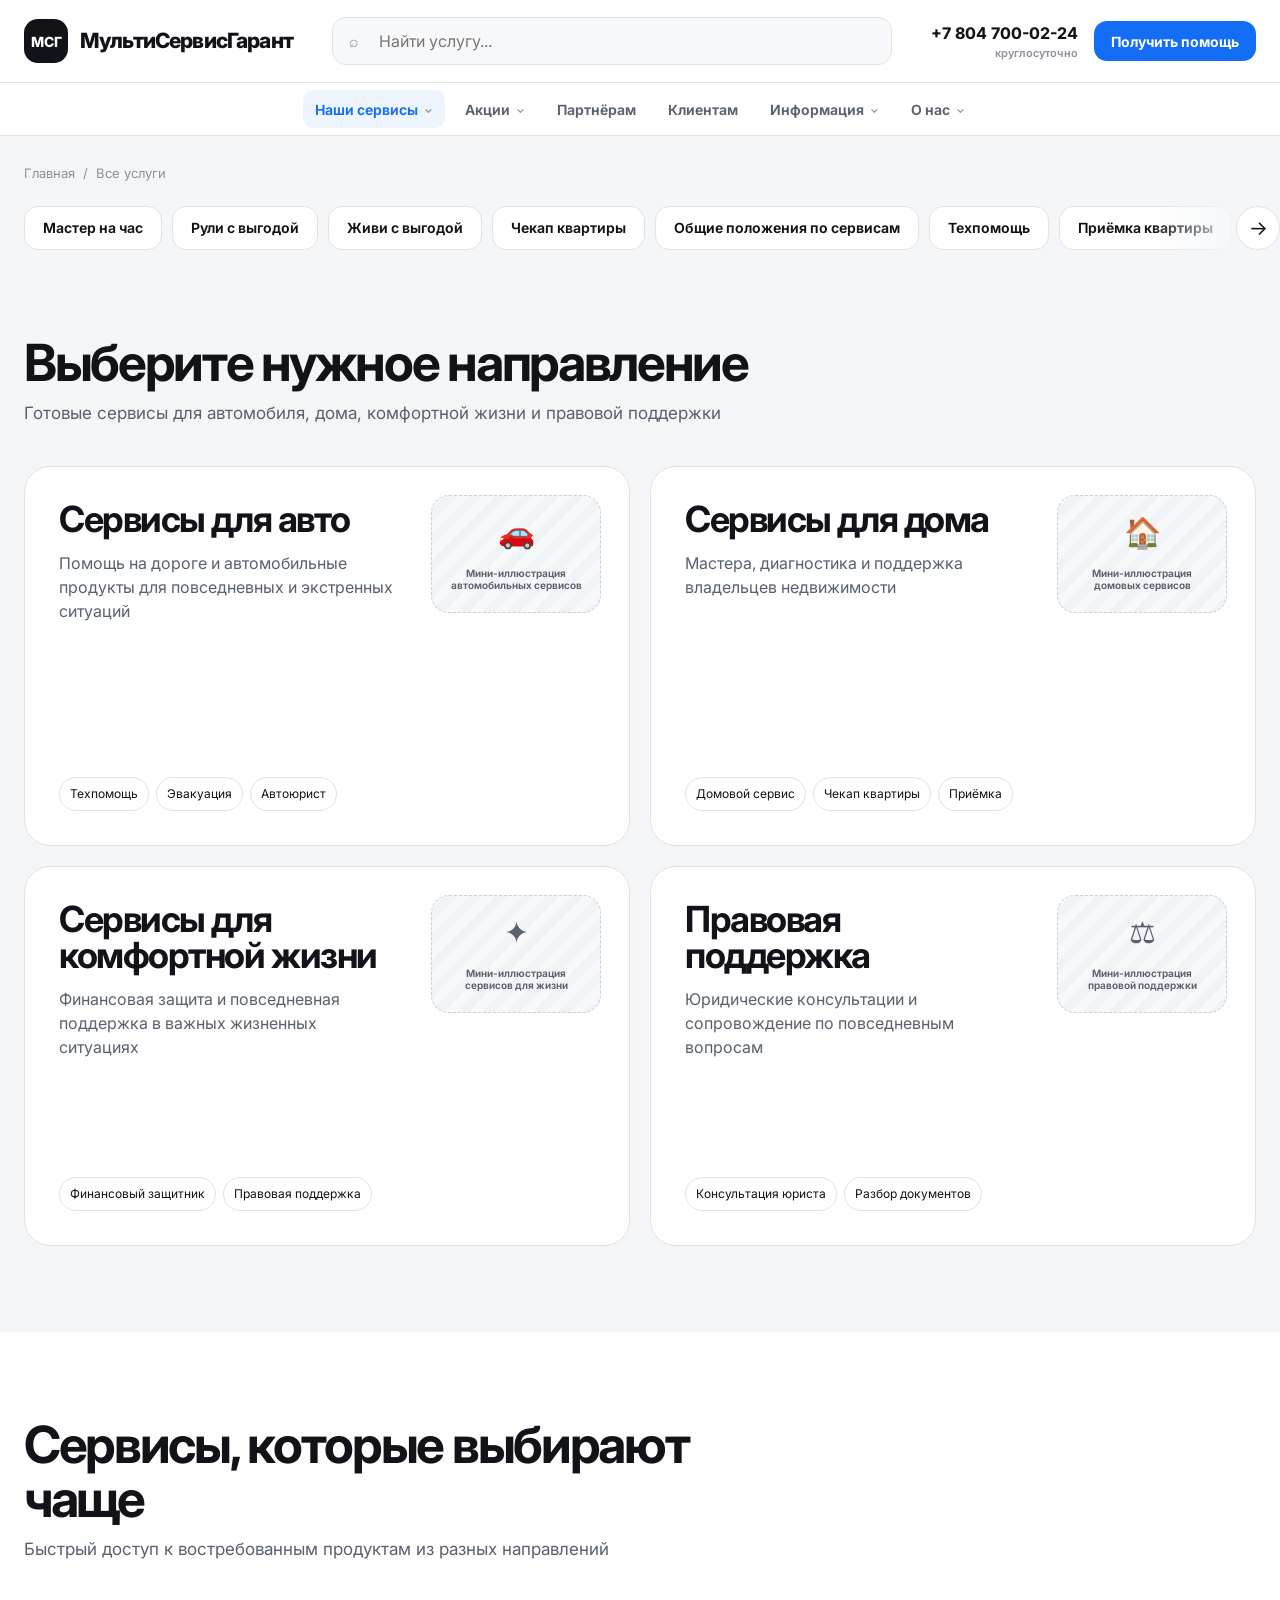
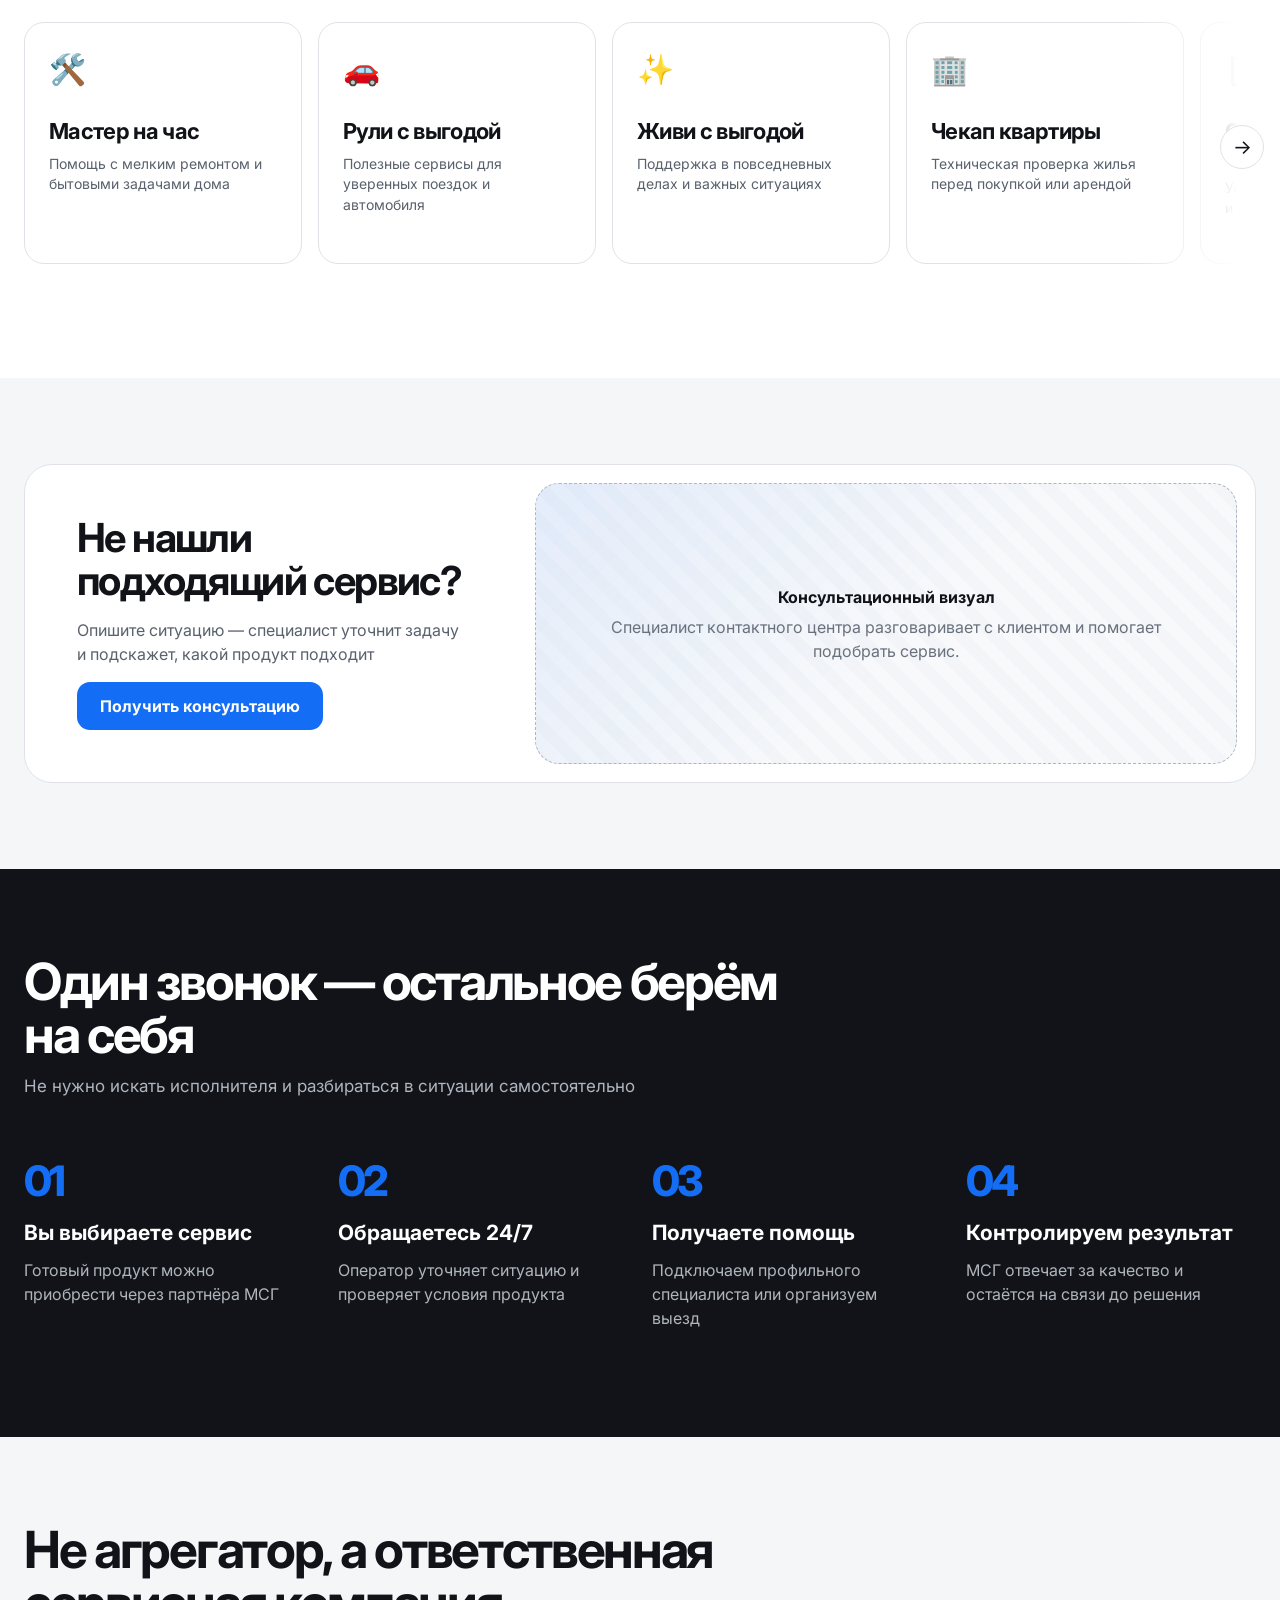
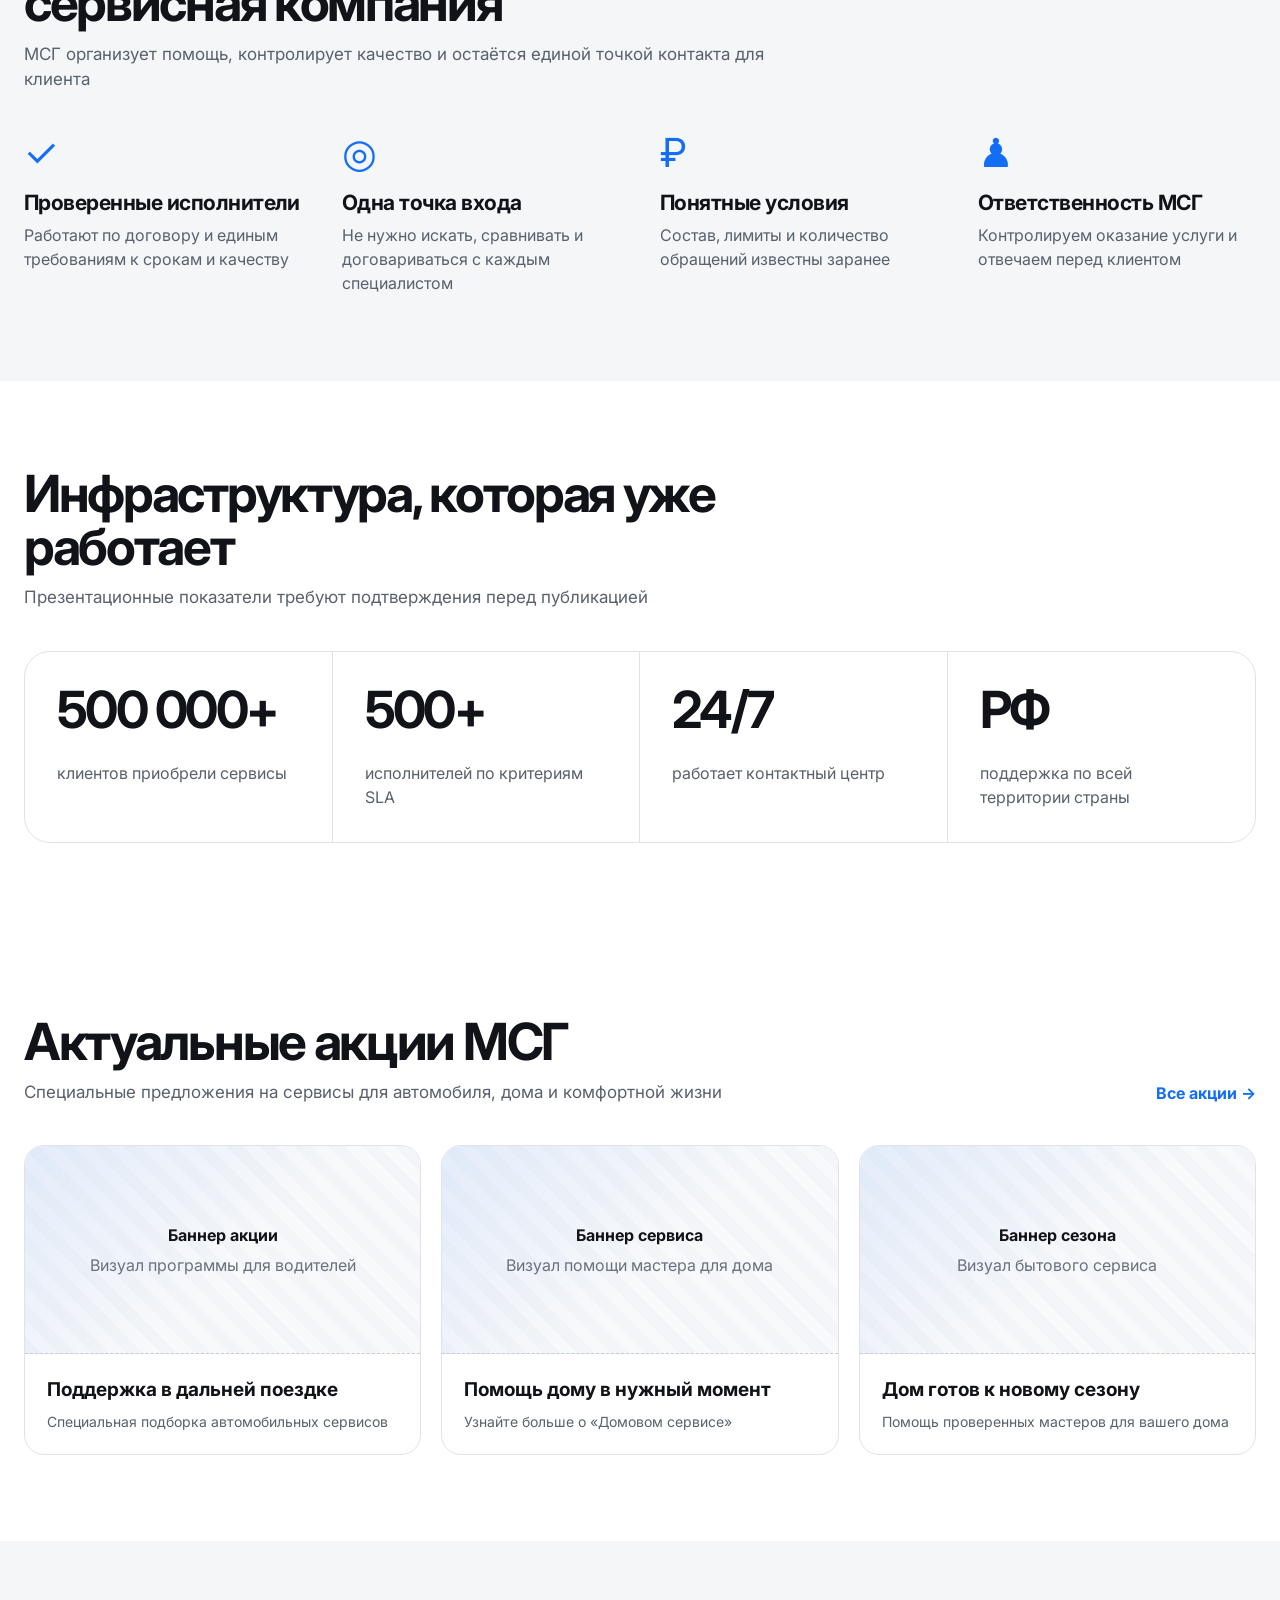
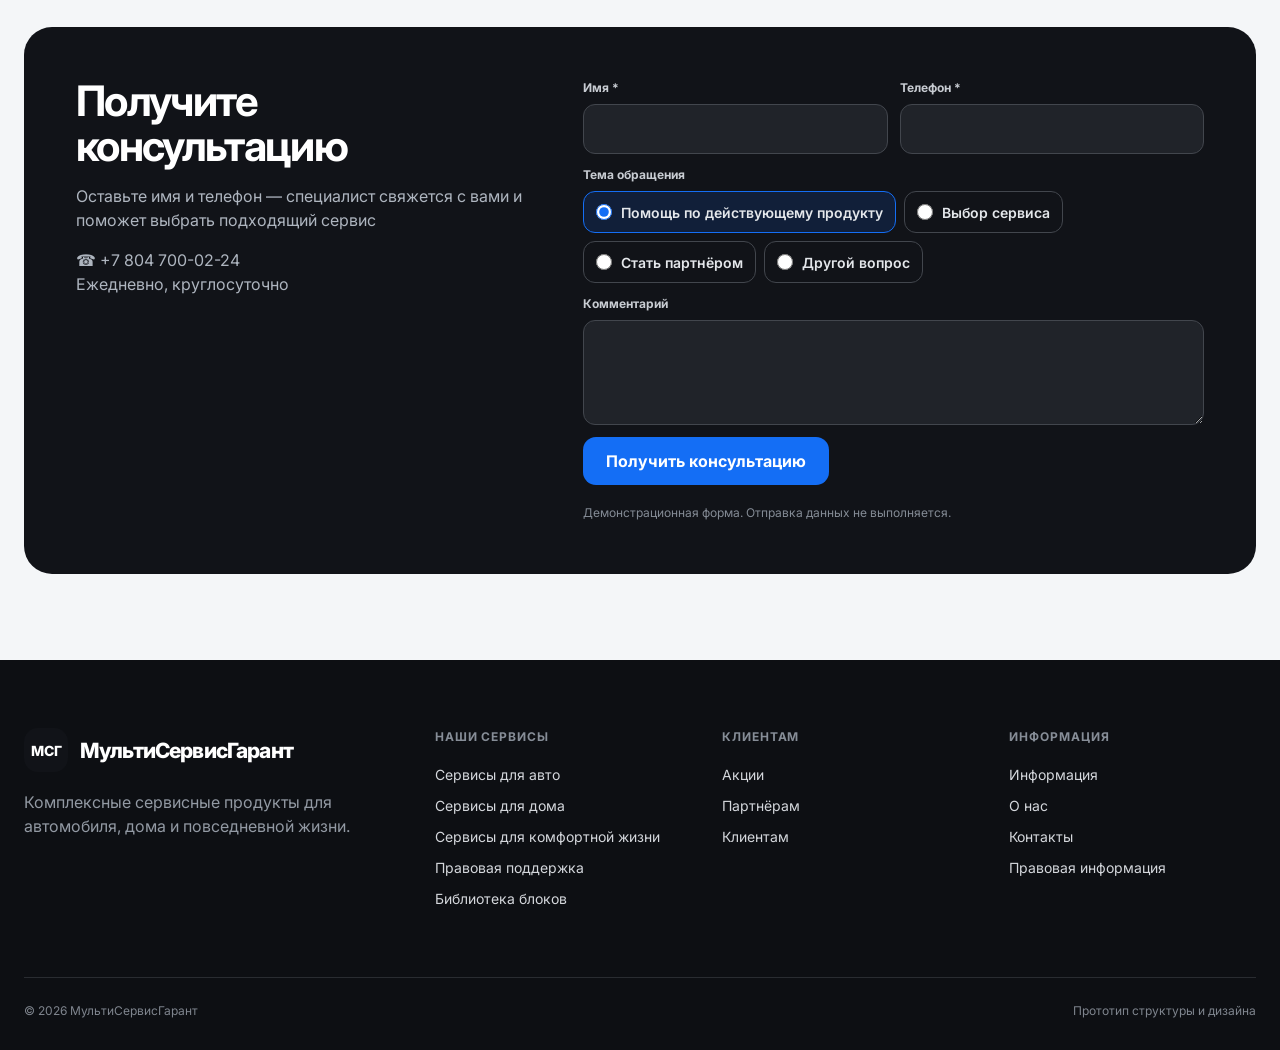
<file: index.html>
<!doctype html>
<html lang="ru">
<head>
  <meta charset="utf-8">
  <meta name="viewport" content="width=device-width, initial-scale=1">
  <meta name="description" content="Каталог сервисных продуктов МультиСервисГарант">
  <title>Все услуги — МультиСервисГарант</title>
  <link rel="preconnect" href="https://fonts.googleapis.com">
  <link rel="preconnect" href="https://fonts.gstatic.com" crossorigin>
  <link href="https://fonts.googleapis.com/css2?family=Inter:wght@400;500;600;700;800&display=swap" rel="stylesheet">
  <link rel="stylesheet" href="styles.css?v=20260808-14">
  <script src="script.js?v=20260808-8" defer></script>
</head>
<body>
  <header class="site-header">
    <div class="container header-top">
      <a class="brand" href="index.html" aria-label="МультиСервисГарант — главная">
        <span class="brand-mark">МСГ</span>
        <span class="brand-text">МультиСервисГарант</span>
      </a>
      <div class="catalog-search">
        <div class="catalog-search__field">
          <span class="catalog-search__icon">⌕</span>
          <input data-catalog-search type="search" placeholder="Найти услугу..." aria-label="Поиск по каталогу услуг" autocomplete="off">
        </div>
        <div class="search-results" role="listbox"></div>
      </div>
      <div class="header-actions">
        <a class="support-phone" href="tel:+78047000224">+7 804 700-02-24<small>круглосуточно</small></a>
        <a class="button button--small" href="clients.html" data-placeholder-link>Получить помощь</a>
        <button class="menu-toggle" data-menu-toggle type="button" aria-label="Открыть меню" aria-expanded="false">☰</button>
      </div>
    </div>
    <div class="header-nav-wrap">
      <nav class="container header-nav" aria-label="Основная навигация">
        <div class="nav-item">
          <a href="index.html" aria-current="page">Наши сервисы <span class="nav-caret">⌄</span></a>
          <div class="nav-dropdown nav-dropdown--services">
            <a href="auto-services.html" data-placeholder-link><span>🚘</span><span>Сервисы для авто<small>Помощь на дороге и автомобильные продукты</small></span></a>
            <a href="life-services.html"><span>🏠</span><span>Сервисы для дома<small>Мастера, диагностика и недвижимость</small></span></a>
            <a aria-disabled="true"><span>✨</span><span>Сервисы для комфортной жизни<small>Поддержка в повседневных и важных ситуациях</small></span></a>
            <a aria-disabled="true"><span>⚖️</span><span>Правовая поддержка<small>Юридические консультации и сопровождение</small></span></a>
            <a href="service-blocks.html"><span>▦</span><span>Библиотека блоков<small>Все шаблонные секции для наполнения</small></span></a>
          </div>
        </div>
        <div class="nav-item">
          <a href="promotions.html" data-placeholder-link>Акции <span class="nav-caret">⌄</span></a>
          <div class="nav-dropdown">
            <a href="promotions.html?offer=road" data-placeholder-link><span>Защита в поездке</span></a>
            <a href="promotions.html?offer=finance" data-placeholder-link><span>Финансовая безопасность</span></a>
            <a href="promotions.html?offer=home" data-placeholder-link><span>Дом готов к сезону</span></a>
          </div>
        </div>
        <a href="partners.html" data-placeholder-link>Партнёрам</a>
        <a href="clients.html" data-placeholder-link>Клиентам</a>
        <div class="nav-item">
          <a href="information.html" data-placeholder-link>Информация <span class="nav-caret">⌄</span></a>
          <div class="nav-dropdown nav-dropdown--right">
            <a href="news.html" data-placeholder-link><span>Новости</span></a>
            <a href="legal.html" data-placeholder-link><span>Правовая информация</span></a>
          </div>
        </div>
        <div class="nav-item">
          <a href="about.html" data-placeholder-link>О нас <span class="nav-caret">⌄</span></a>
          <div class="nav-dropdown nav-dropdown--right">
            <a href="contacts.html" data-placeholder-link><span>Контакты</span></a>
            <a href="legal.html" data-placeholder-link><span>Правовая информация</span></a>
            <a href="privacy.html" data-placeholder-link><span>Политика обработки персональных данных</span></a>
          </div>
        </div>
      </nav>
    </div>
  </header>

  <main>
    <div class="container breadcrumbs" aria-label="Хлебные крошки">
      <a href="index.html">Главная</a>
      <span>Все услуги</span>
    </div>

    <section class="service-strip" aria-label="Быстрый переход к услугам" data-service-slider>
      <div class="service-strip__inner">
        <span class="service-strip__fade service-strip__fade--left" aria-hidden="true" hidden></span>
        <button class="service-strip__arrow" type="button" aria-label="Предыдущие услуги" data-service-prev hidden>←</button>
        <div class="service-strip__viewport" data-service-viewport>
          <div class="service-strip__track">
            <a href="#popular">Мастер на час</a><a href="#popular">Рули с выгодой</a><a href="life-services.html#products">Живи с выгодой</a><a href="#popular">Чекап квартиры</a><a href="#trust">Общие положения по сервисам</a><a href="#popular">Техпомощь</a><a href="life-services.html#products">Приёмка квартиры</a><a href="financial-protector.html">Домовой сервис</a><a aria-disabled="true">Правовая поддержка</a>
          </div>
        </div>
        <span class="service-strip__fade" aria-hidden="true"></span>
        <button class="service-strip__arrow" type="button" aria-label="Следующие услуги" data-service-next>→</button>
      </div>
    </section>

    <section class="section" id="directions">
      <div class="container">
        <div class="section-heading">
          <div class="section-heading__copy">
            <h1>Выберите нужное направление</h1>
            <p>Готовые сервисы для автомобиля, дома, комфортной жизни и правовой поддержки.</p>
          </div>
        </div>
        <div class="grid grid--2">
          <a class="direction-card" href="auto-services.html" data-placeholder-link>
            <div class="direction-card__visual"><span>🚗</span><small>Мини-иллюстрация<br>автомобильных сервисов</small></div>
            <h3>Сервисы для авто</h3>
            <p>Помощь на дороге и автомобильные продукты для повседневных и экстренных ситуаций.</p>
            <div class="direction-card__links"><span>Техпомощь</span><span>Эвакуация</span><span>Автоюрист</span></div>
          </a>
          <a class="direction-card" href="life-services.html">
            <div class="direction-card__visual"><span>🏠</span><small>Мини-иллюстрация<br>домовых сервисов</small></div>
            <h3>Сервисы для дома</h3>
            <p>Мастера, диагностика и поддержка владельцев недвижимости.</p>
            <div class="direction-card__links"><span>Домовой сервис</span><span>Чекап квартиры</span><span>Приёмка</span></div>
          </a>
          <article class="direction-card" aria-disabled="true">
            <div class="direction-card__visual"><span>✦</span><small>Мини-иллюстрация<br>сервисов для жизни</small></div>
            <h3>Сервисы для комфортной жизни</h3>
            <p>Финансовая защита и повседневная поддержка в важных жизненных ситуациях.</p>
            <div class="direction-card__links"><span>Финансовый защитник</span><span>Правовая поддержка</span></div>
          </article>
          <article class="direction-card" aria-disabled="true">
            <div class="direction-card__visual"><span>⚖</span><small>Мини-иллюстрация<br>правовой поддержки</small></div>
            <h3>Правовая поддержка</h3>
            <p>Юридические консультации и сопровождение по повседневным вопросам.</p>
            <div class="direction-card__links"><span>Консультация юриста</span><span>Разбор документов</span></div>
          </article>
        </div>
      </div>
    </section>

    <section class="section section--white" id="popular">
      <div class="container">
        <div class="section-heading">
          <div class="section-heading__copy"><h2>Сервисы, которые выбирают чаще</h2><p>Быстрый доступ к востребованным продуктам из разных направлений.</p></div>
        </div>
      </div>
      <div class="popular-slider" data-service-slider>
        <span class="popular-slider__fade popular-slider__fade--left" data-slider-left-fade aria-hidden="true" hidden></span>
        <button class="popular-slider__arrow popular-slider__arrow--prev" type="button" aria-label="Предыдущие сервисы" data-service-prev hidden>←</button>
        <div class="popular-slider__viewport" data-service-viewport>
          <div class="popular-slider__track">
            <a class="product-card product-card--compact" href="#contact"><span class="product-card__icon">🛠️</span><h3>Мастер на час</h3><p>Помощь с мелким ремонтом и бытовыми задачами дома.</p></a>
            <a class="product-card product-card--compact" href="#contact"><span class="product-card__icon">🚗</span><h3>Рули с выгодой</h3><p>Полезные сервисы для уверенных поездок и автомобиля.</p></a>
            <a class="product-card product-card--compact" href="life-services.html#products"><span class="product-card__icon">✨</span><h3>Живи с выгодой</h3><p>Поддержка в повседневных делах и важных ситуациях.</p></a>
            <a class="product-card product-card--compact" href="#contact"><span class="product-card__icon">🏢</span><h3>Чекап квартиры</h3><p>Техническая проверка жилья перед покупкой или арендой.</p></a>
            <a class="product-card product-card--compact" href="#trust"><span class="product-card__icon">📋</span><h3>Общие положения по сервисам</h3><p>Условия обслуживания, правила и важная информация.</p></a>
            <a class="product-card product-card--compact" href="#contact"><span class="product-card__icon">🚙</span><h3>Техпомощь</h3><p>Экстренная поддержка в дороге в любое время суток.</p></a>
            <a class="product-card product-card--compact" href="life-services.html#products"><span class="product-card__icon">📝</span><h3>Приёмка квартиры</h3><p>Осмотр жилья от застройщика перед подписанием документов.</p></a>
            <a class="product-card product-card--compact" href="financial-protector.html"><span class="product-card__icon">🏠</span><h3>Домовой сервис</h3><p>Помощь проверенных специалистов для решения бытовых вопросов.</p></a>
            <article class="product-card product-card--compact" aria-disabled="true"><span class="product-card__icon">⚖️</span><h3>Правовая поддержка</h3><p>Консультации по юридическим вопросам каждый день.</p></article>
          </div>
        </div>
        <span class="popular-slider__fade" aria-hidden="true"></span>
        <button class="popular-slider__arrow popular-slider__arrow--next" type="button" aria-label="Следующие сервисы" data-service-next>→</button>
      </div>
    </section>

    <section class="section">
      <div class="container split-panel">
        <div class="split-panel__copy">
          <h2>Не нашли подходящий сервис?</h2>
          <p>Опишите ситуацию — специалист уточнит задачу и подскажет, какой продукт подходит.</p>
          <a class="button" href="#contact">Получить консультацию</a>
        </div>
        <div class="split-panel__media"><div class="media-placeholder"><div><strong>Консультационный визуал</strong>Специалист контактного центра разговаривает с клиентом и помогает подобрать сервис.</div></div></div>
      </div>
    </section>

    <section class="section section--dark" id="how">
      <div class="container">
        <div class="section-heading">
          <div class="section-heading__copy"><h2>Один звонок — остальное берём на себя</h2><p>Не нужно искать исполнителя и разбираться в ситуации самостоятельно.</p></div>
        </div>
        <div class="steps">
          <article class="step"><h3>Вы выбираете сервис</h3><p>Готовый продукт можно приобрести через партнёра МСГ.</p></article>
          <article class="step"><h3>Обращаетесь 24/7</h3><p>Оператор уточняет ситуацию и проверяет условия продукта.</p></article>
          <article class="step"><h3>Получаете помощь</h3><p>Подключаем профильного специалиста или организуем выезд.</p></article>
          <article class="step"><h3>Контролируем результат</h3><p>МСГ отвечает за качество и остаётся на связи до решения.</p></article>
        </div>
      </div>
    </section>

    <section class="section">
      <div class="container">
        <div class="section-heading"><div class="section-heading__copy"><h2>Не агрегатор, а ответственная сервисная компания</h2><p>МСГ организует помощь, контролирует качество и остаётся единой точкой контакта для клиента.</p></div></div>
        <div class="grid grid--4 advantages-list">
          <article class="card"><div class="card-icon">✓</div><h3>Проверенные исполнители</h3><p>Работают по договору и единым требованиям к срокам и качеству.</p></article>
          <article class="card"><div class="card-icon">◎</div><h3>Одна точка входа</h3><p>Не нужно искать, сравнивать и договариваться с каждым специалистом.</p></article>
          <article class="card"><div class="card-icon">₽</div><h3>Понятные условия</h3><p>Состав, лимиты и количество обращений известны заранее.</p></article>
          <article class="card"><div class="card-icon">♟</div><h3>Ответственность МСГ</h3><p>Контролируем оказание услуги и отвечаем перед клиентом.</p></article>
        </div>
      </div>
    </section>

    <section class="section section--white" id="trust">
      <div class="container">
        <div class="section-heading"><div class="section-heading__copy"><h2>Инфраструктура, которая уже работает</h2><p>Презентационные показатели требуют подтверждения перед публикацией.</p></div></div>
        <div class="stats">
          <div class="stat"><strong>500 000+</strong><span>клиентов приобрели сервисы</span></div>
          <div class="stat"><strong>500+</strong><span>исполнителей по критериям SLA</span></div>
          <div class="stat"><strong>24/7</strong><span>работает контактный центр</span></div>
          <div class="stat"><strong>РФ</strong><span>поддержка по всей территории страны</span></div>
        </div>
      </div>
    </section>

    <section class="section section--white">
      <div class="container">
        <div class="section-heading"><div class="section-heading__copy"><h2>Актуальные акции МСГ</h2><p>Специальные предложения на сервисы для автомобиля, дома и комфортной жизни.</p></div><a class="text-link" href="promotions.html" data-placeholder-link>Все акции →</a></div>
        <div class="grid grid--3">
          <article class="promo-card"><div class="media-placeholder"><div><strong>Баннер акции</strong>Визуал программы для водителей</div></div><div class="promo-card__copy"><h3>Поддержка в дальней поездке</h3><p>Специальная подборка автомобильных сервисов.</p></div></article>
          <article class="promo-card"><div class="media-placeholder"><div><strong>Баннер сервиса</strong>Визуал помощи мастера для дома</div></div><div class="promo-card__copy"><h3>Помощь дому в нужный момент</h3><p>Узнайте больше о «Домовом сервисе».</p></div></article>
          <article class="promo-card"><div class="media-placeholder"><div><strong>Баннер сезона</strong>Визуал бытового сервиса</div></div><div class="promo-card__copy"><h3>Дом готов к новому сезону</h3><p>Помощь проверенных мастеров для вашего дома.</p></div></article>
        </div>
      </div>
    </section>

    <section class="section" id="contact">
      <div class="container form-card">
        <div><h2>Получите консультацию</h2><p>Оставьте имя и телефон — специалист свяжется с вами и поможет выбрать подходящий сервис.</p><p>☎ +7 804 700-02-24<br>Ежедневно, круглосуточно</p></div>
        <form data-demo-form>
          <div class="form-grid">
            <div class="field"><label for="name">Имя *</label><input id="name" name="name" required></div>
            <div class="field"><label for="phone">Телефон *</label><input id="phone" name="phone" type="tel" required></div>
            <fieldset class="field field--full choice-field"><legend>Тема обращения</legend><div class="radio-list"><label class="radio-option"><input type="radio" name="topic" value="current-product" checked><span>Помощь по действующему продукту</span></label><label class="radio-option"><input type="radio" name="topic" value="service-choice"><span>Выбор сервиса</span></label><label class="radio-option"><input type="radio" name="topic" value="partner"><span>Стать партнёром</span></label><label class="radio-option"><input type="radio" name="topic" value="other"><span>Другой вопрос</span></label></div></fieldset>
            <div class="field field--full"><label for="message">Комментарий</label><textarea id="message" name="message"></textarea></div>
            <div class="field field--full"><button class="button" type="submit">Получить консультацию</button><p class="form-note">Демонстрационная форма. Отправка данных не выполняется.</p></div>
          </div>
        </form>
      </div>
    </section>
  </main>


  <footer class="site-footer">
    <div class="container">
      <div class="footer-grid">
        <div class="footer-brand"><a class="brand" href="index.html"><span class="brand-mark">МСГ</span><span>МультиСервисГарант</span></a><p>Комплексные сервисные продукты для автомобиля, дома и повседневной жизни.</p></div>
        <div class="footer-column"><h3>Наши сервисы</h3><a href="#directions">Сервисы для авто</a><a href="life-services.html">Сервисы для дома</a><a aria-disabled="true">Сервисы для комфортной жизни</a><a aria-disabled="true">Правовая поддержка</a><a href="service-blocks.html">Библиотека блоков</a></div>
        <div class="footer-column"><h3>Клиентам</h3><a href="promotions.html" data-placeholder-link>Акции</a><a href="partners.html" data-placeholder-link>Партнёрам</a><a href="clients.html" data-placeholder-link>Клиентам</a></div>
        <div class="footer-column"><h3>Информация</h3><a href="information.html" data-placeholder-link>Информация</a><a href="about.html" data-placeholder-link>О нас</a><a href="contacts.html" data-placeholder-link>Контакты</a><a href="legal.html" data-placeholder-link>Правовая информация</a></div>
      </div>
      <div class="footer-bottom"><span>© 2026 МультиСервисГарант</span><span>Прототип структуры и дизайна</span></div>
    </div>
  </footer>
</body>
</html>
</file>
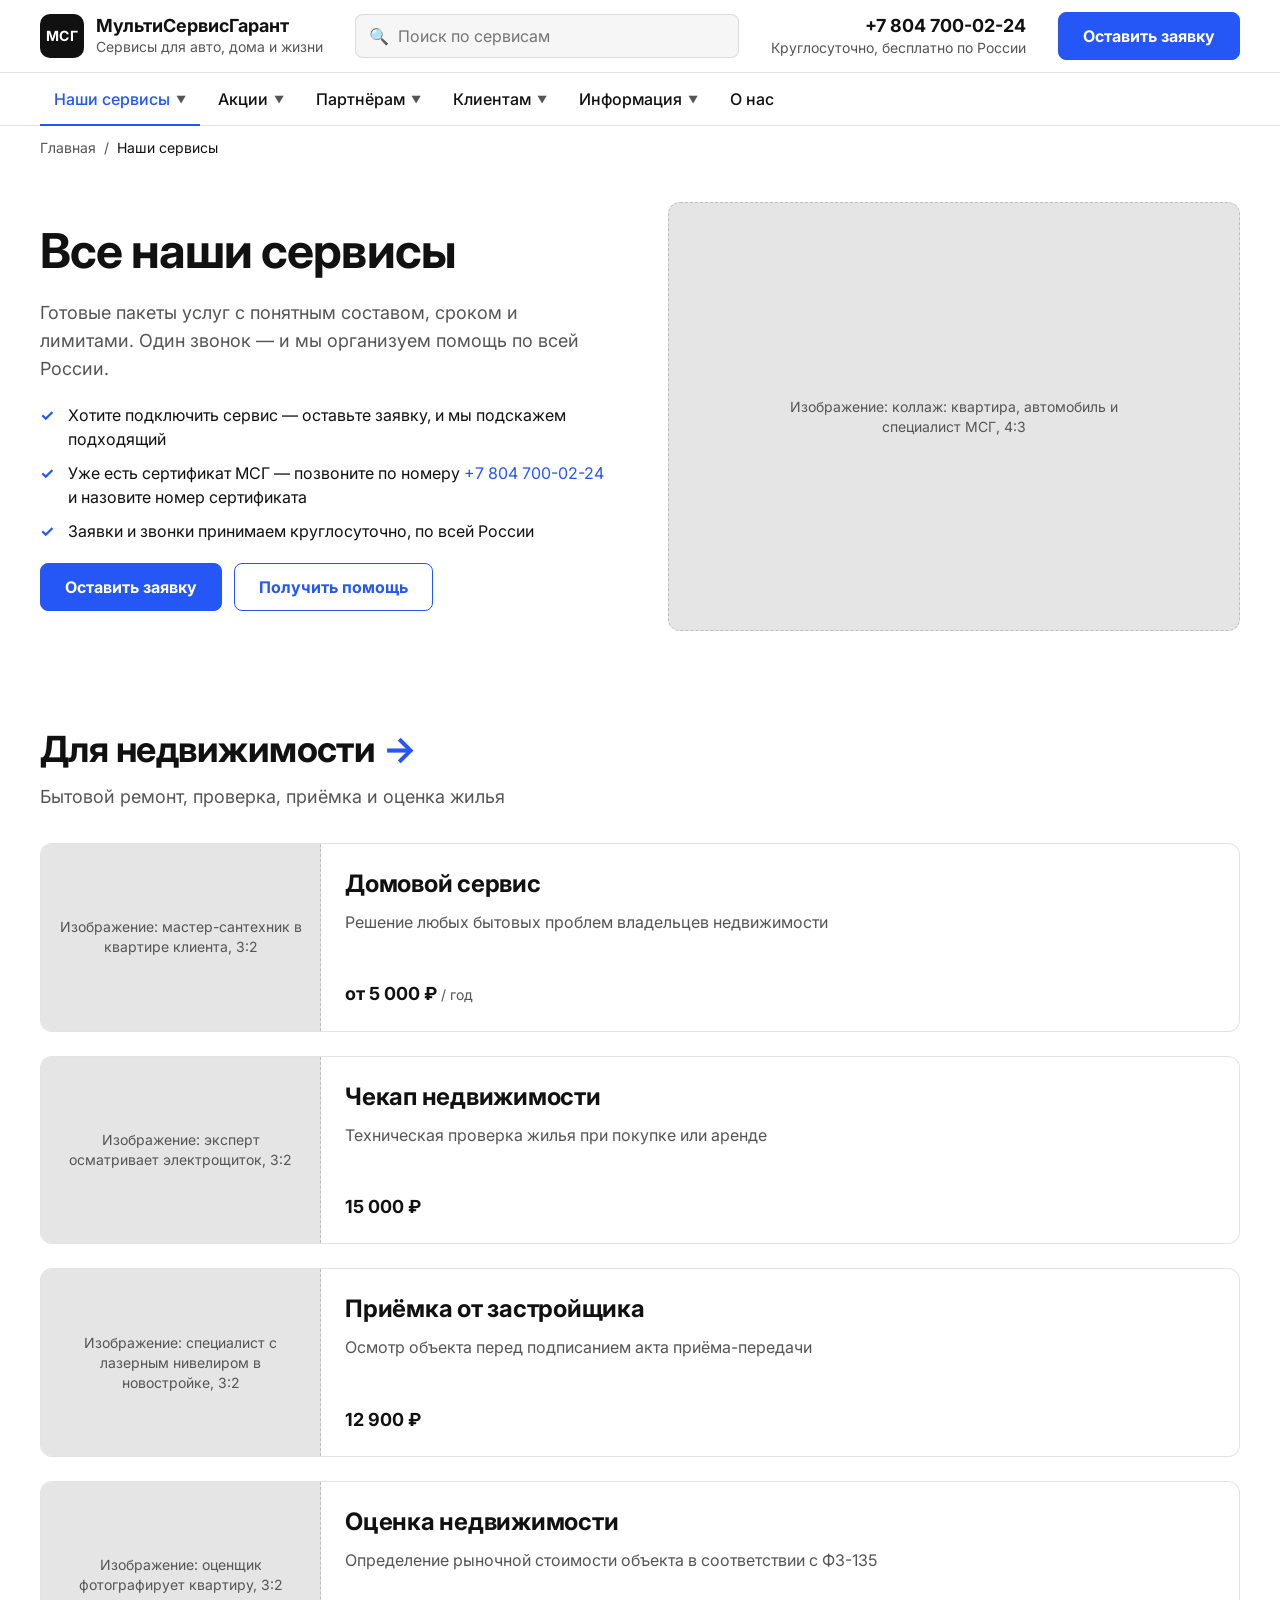
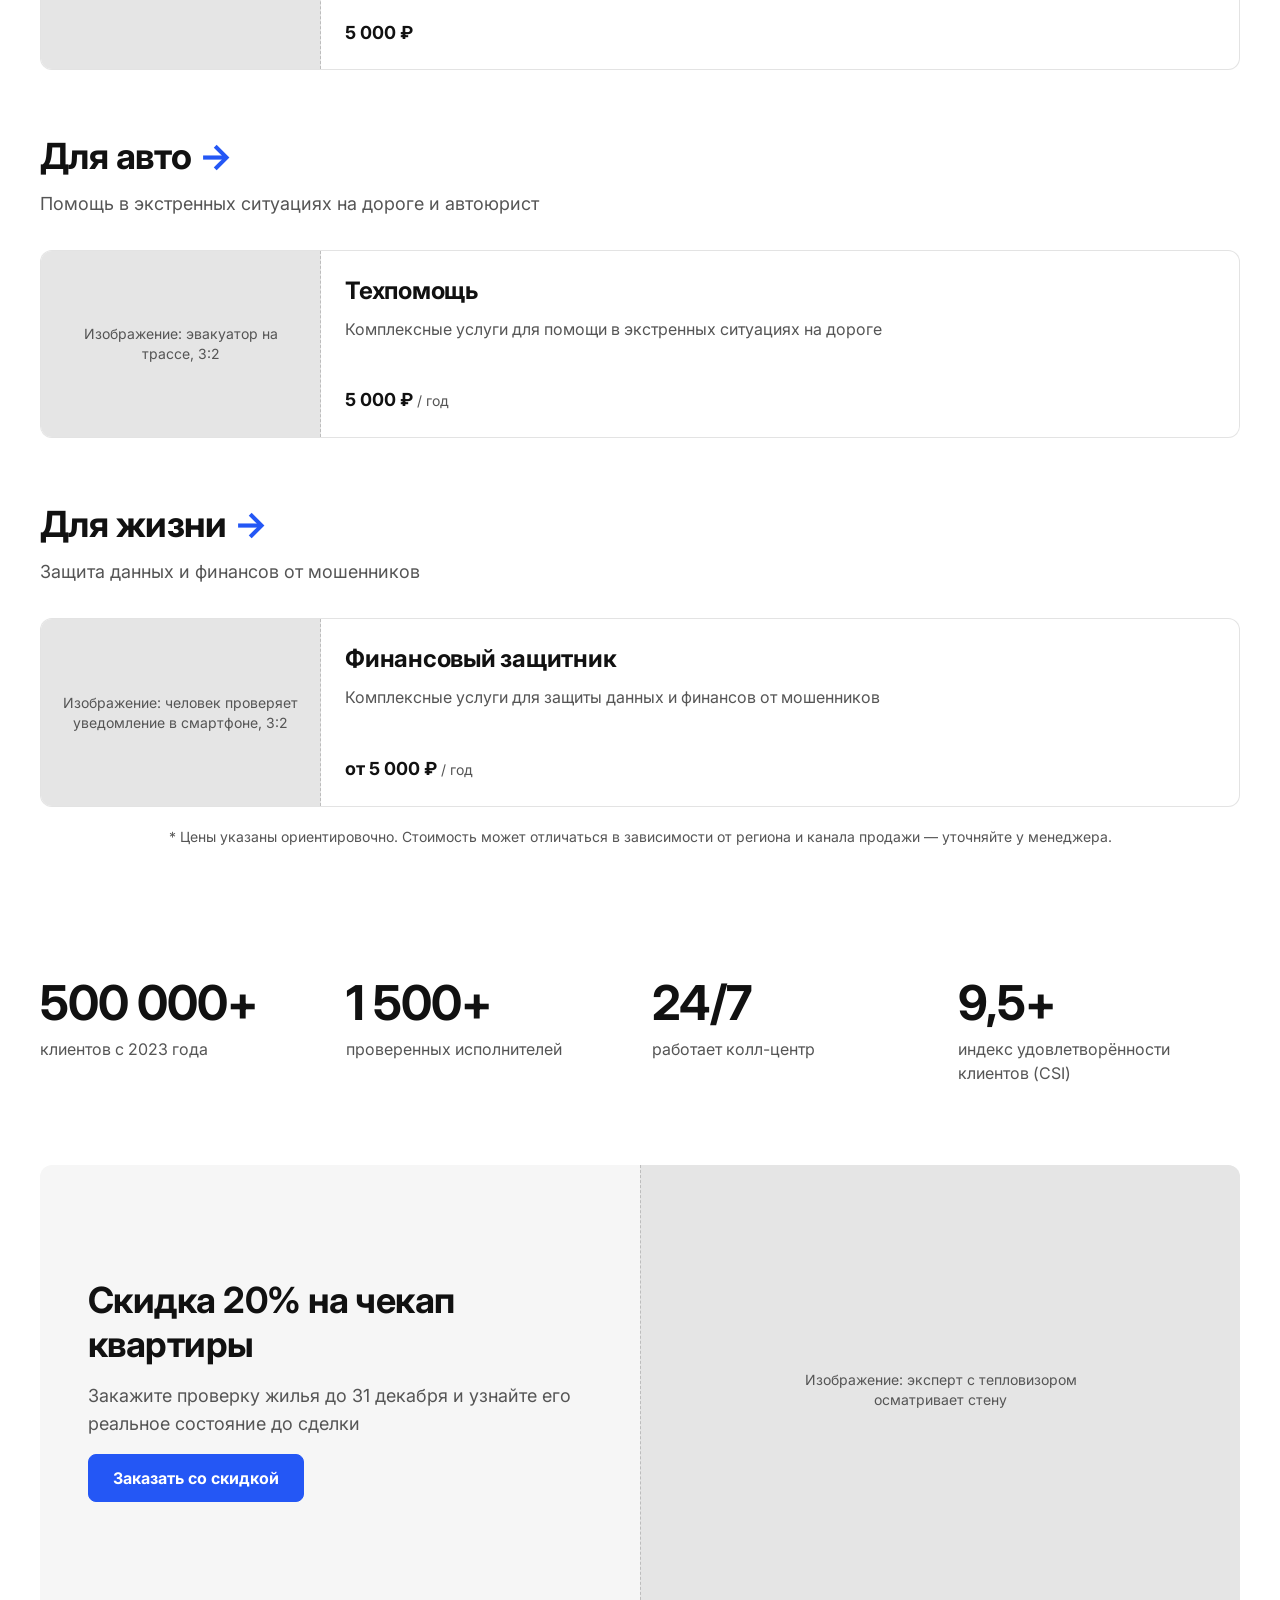
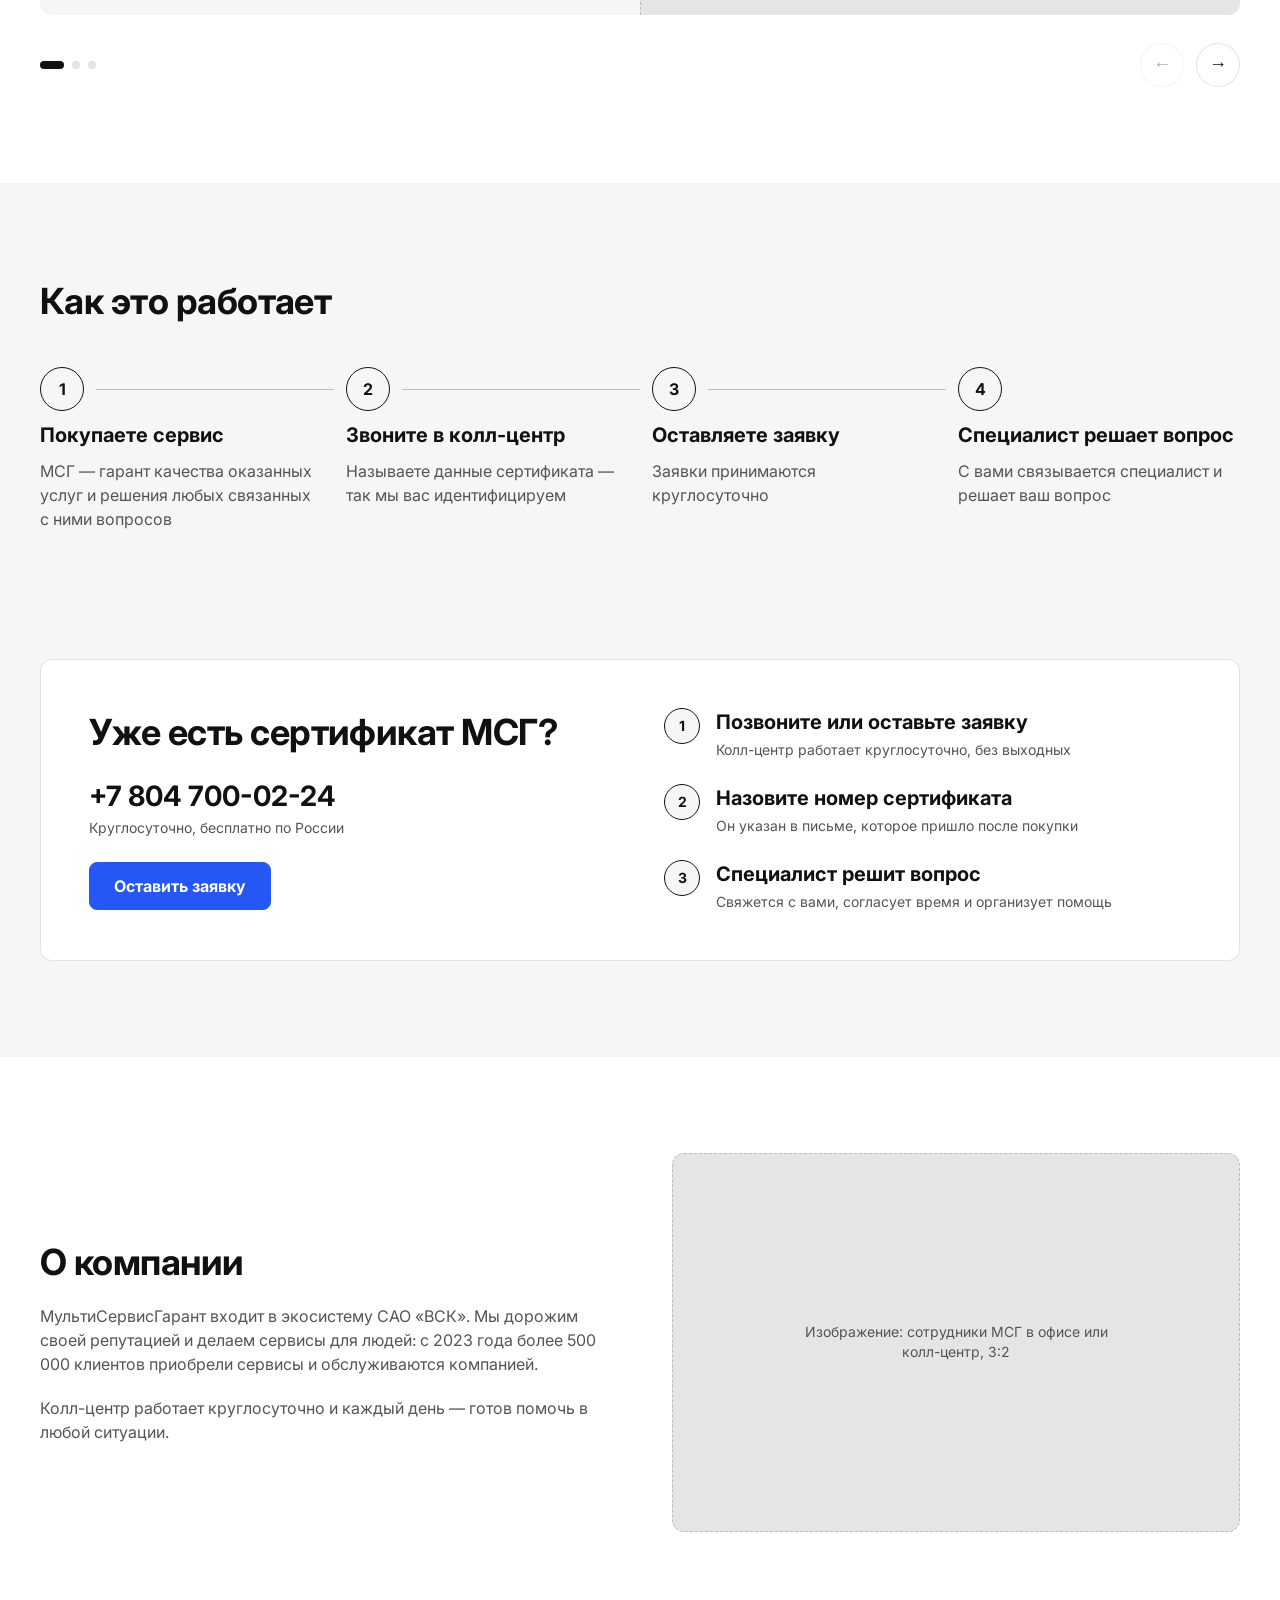
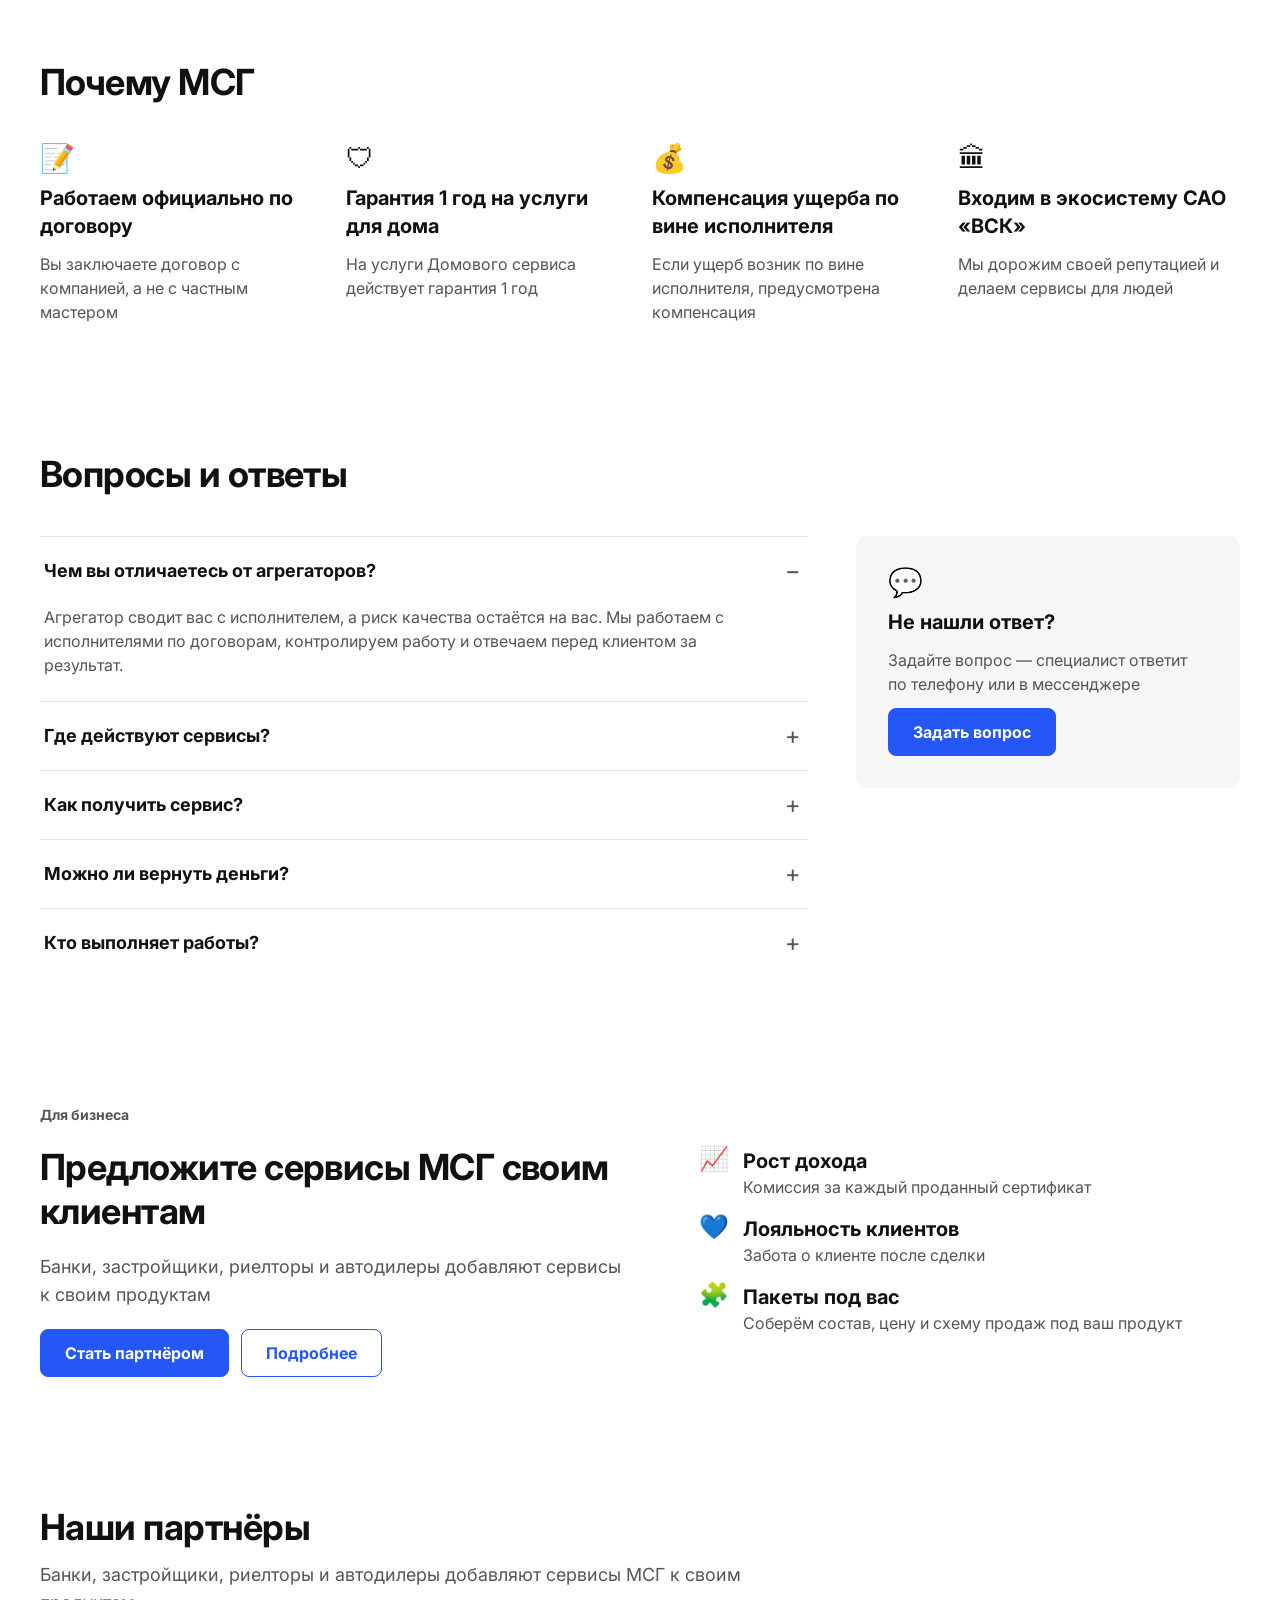
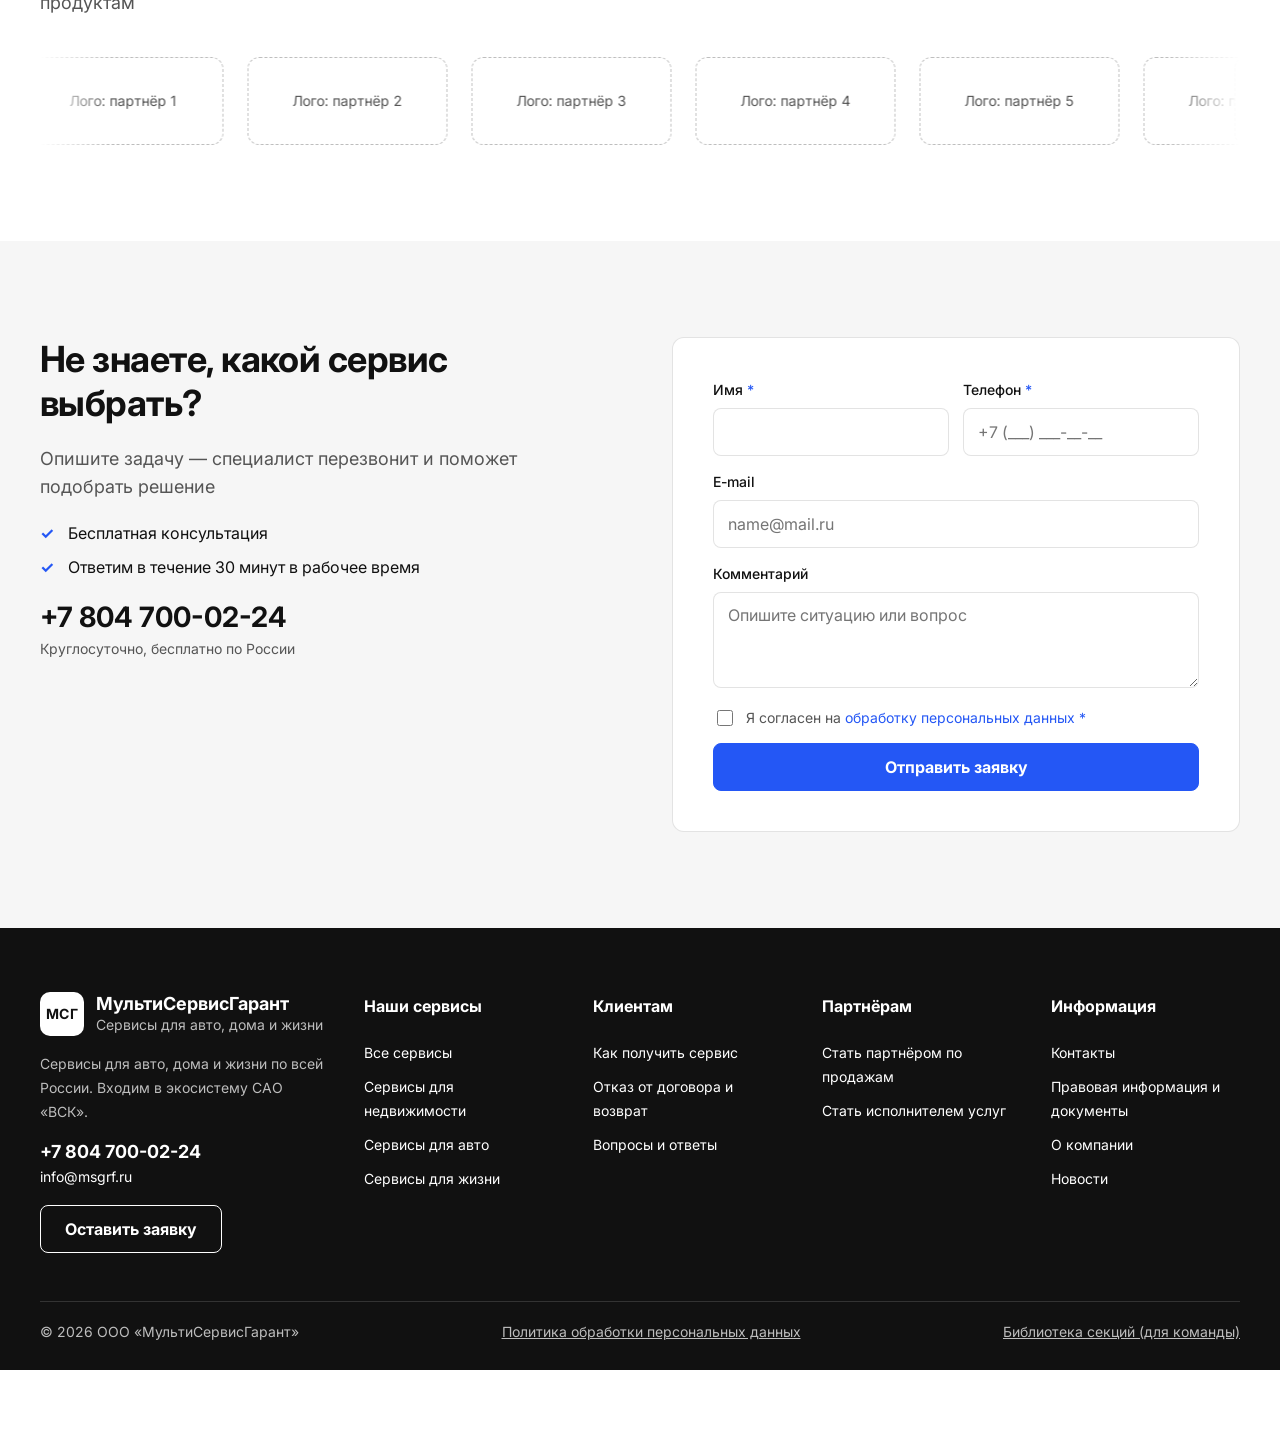
<file: ver 2.0/index.html>
<!doctype html><html lang="ru"><head><meta charset="utf-8"><meta http-equiv="refresh" content="0; url=services.html"><title>МСГ, прототип</title></head><body><a href="services.html">Открыть прототип</a></body></html>
</file>
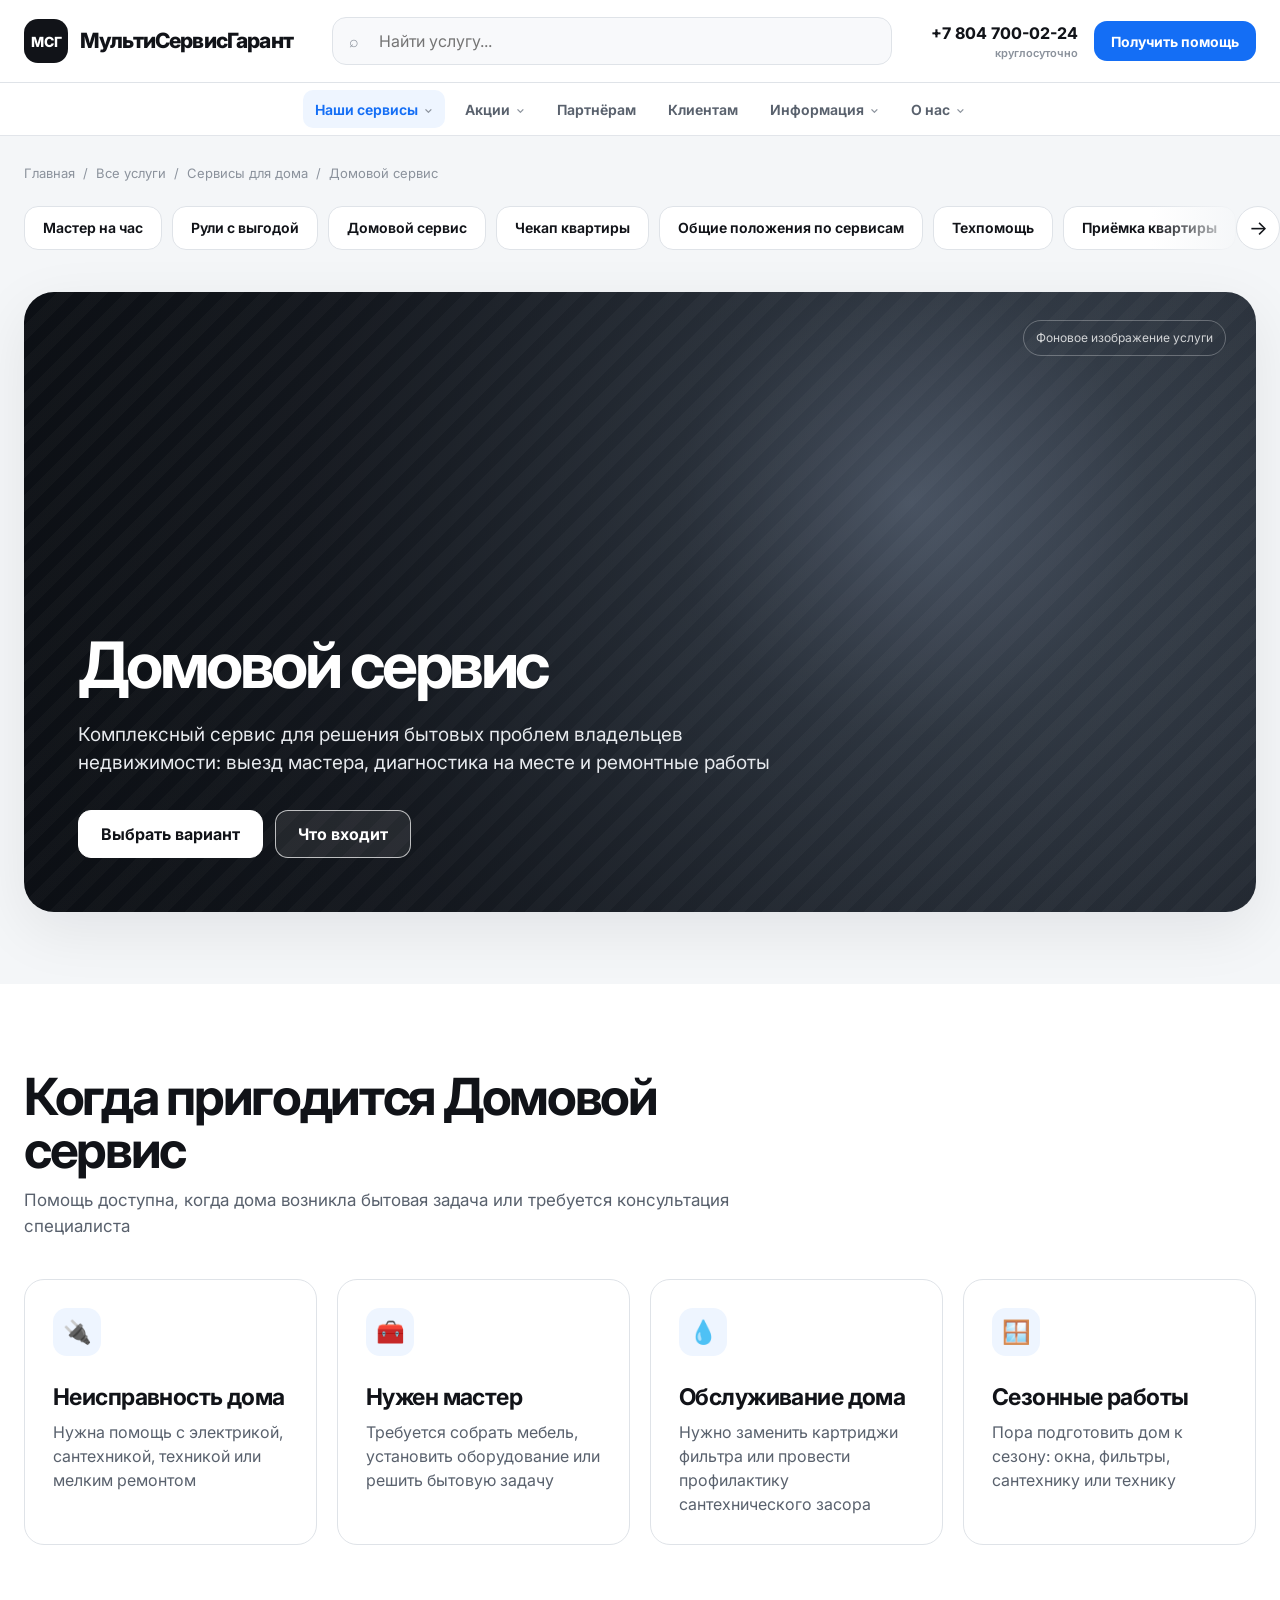
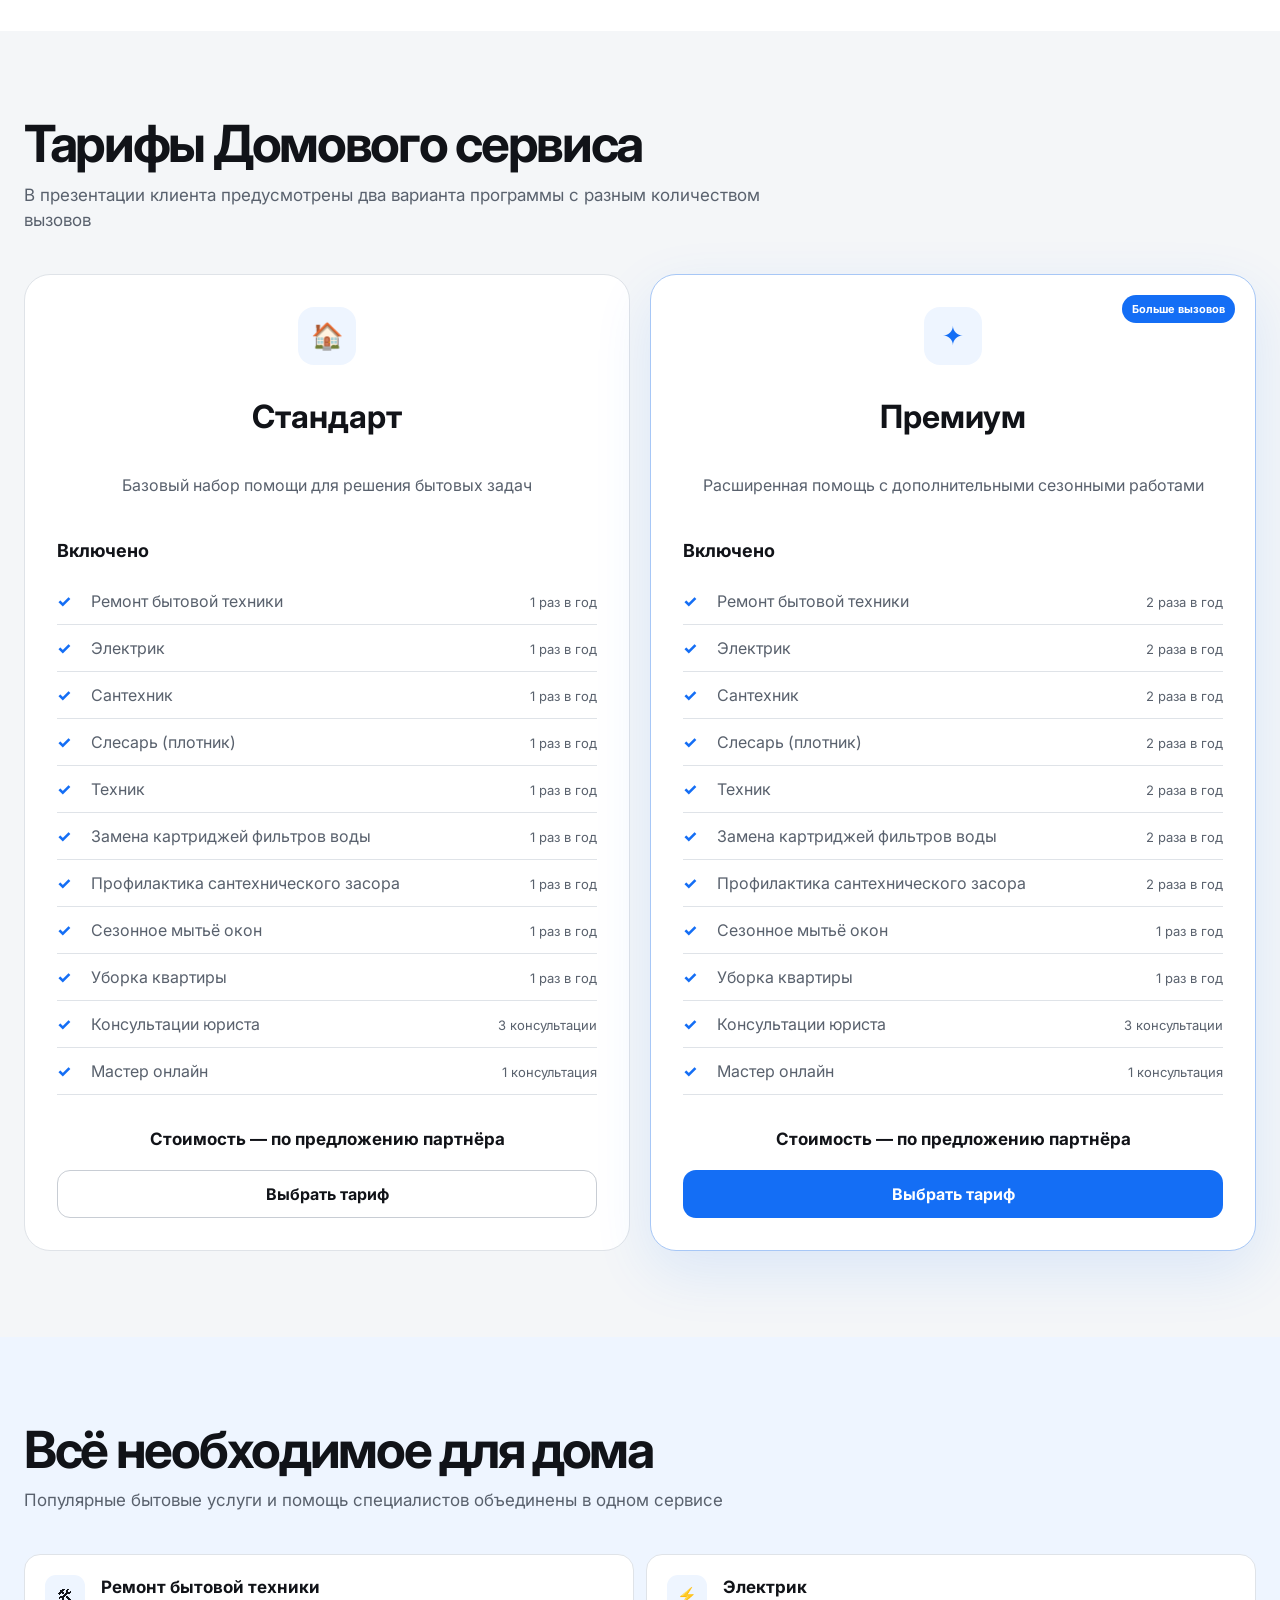
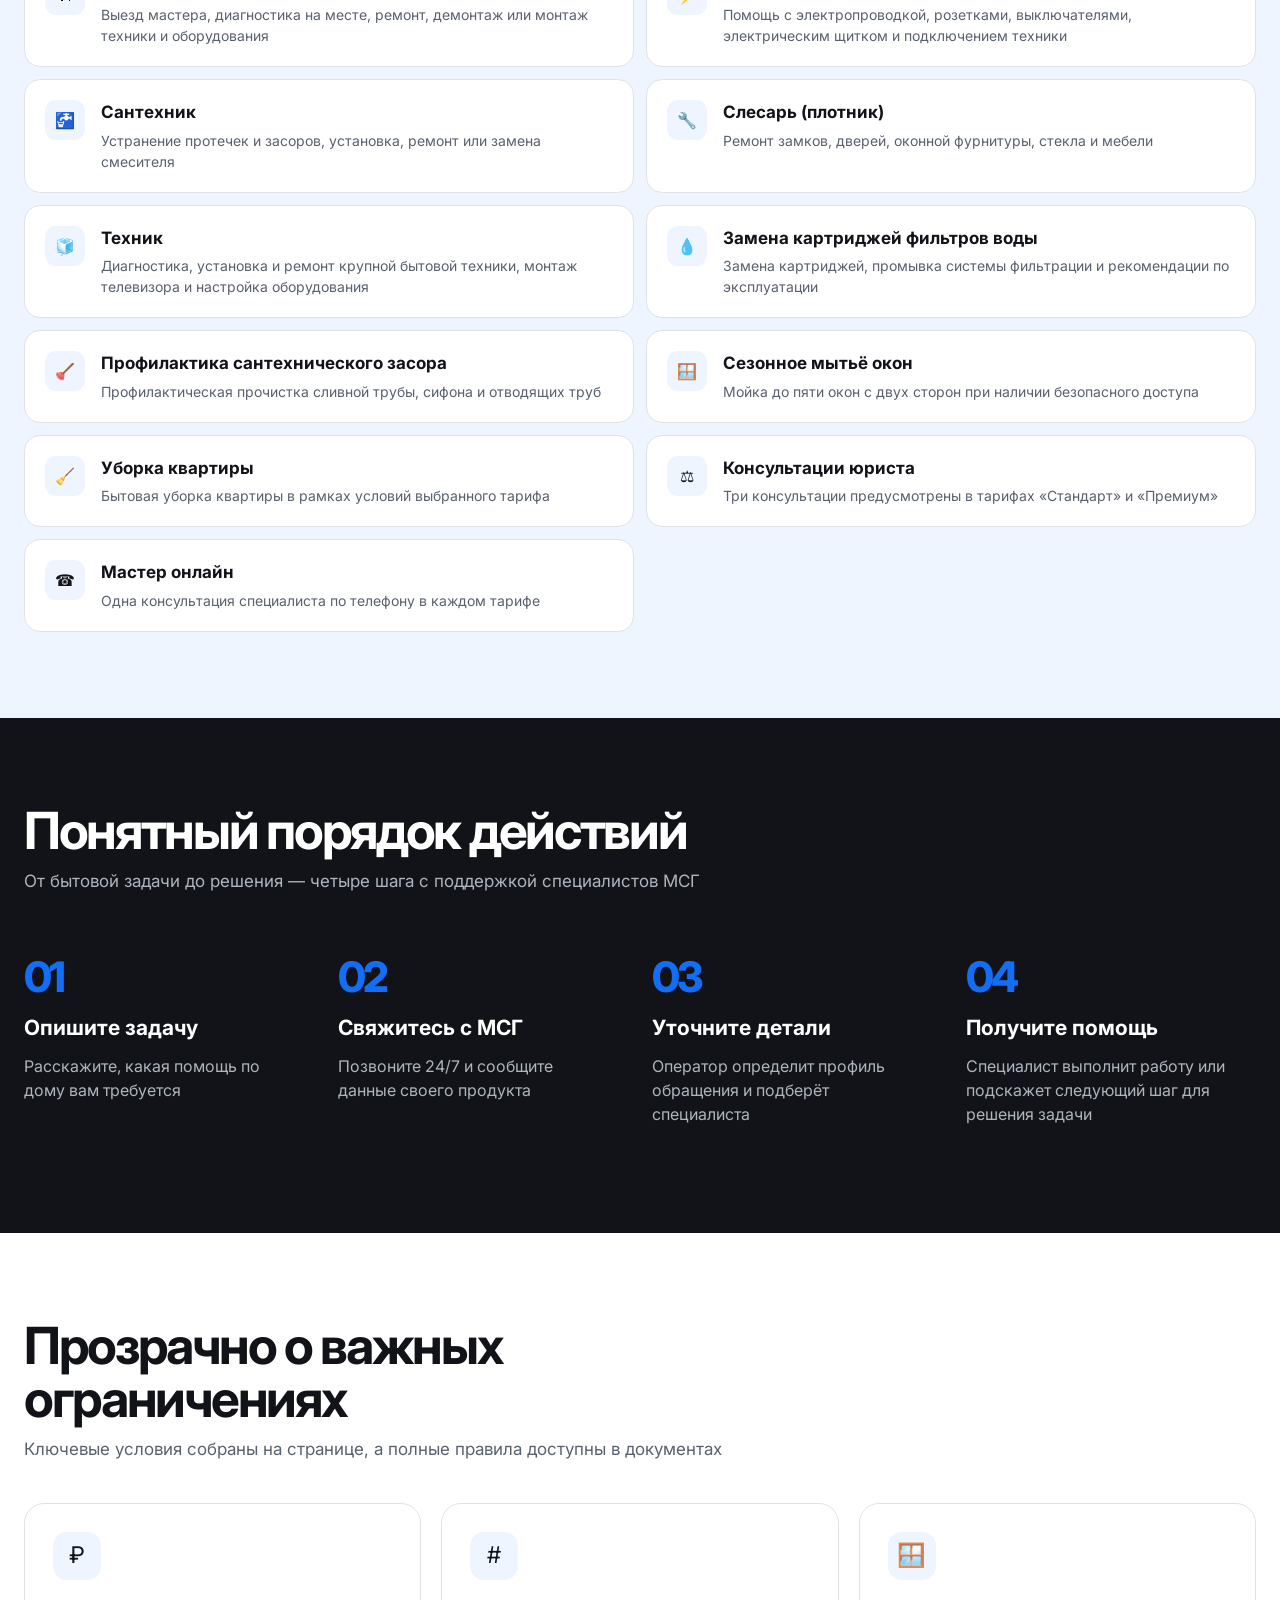
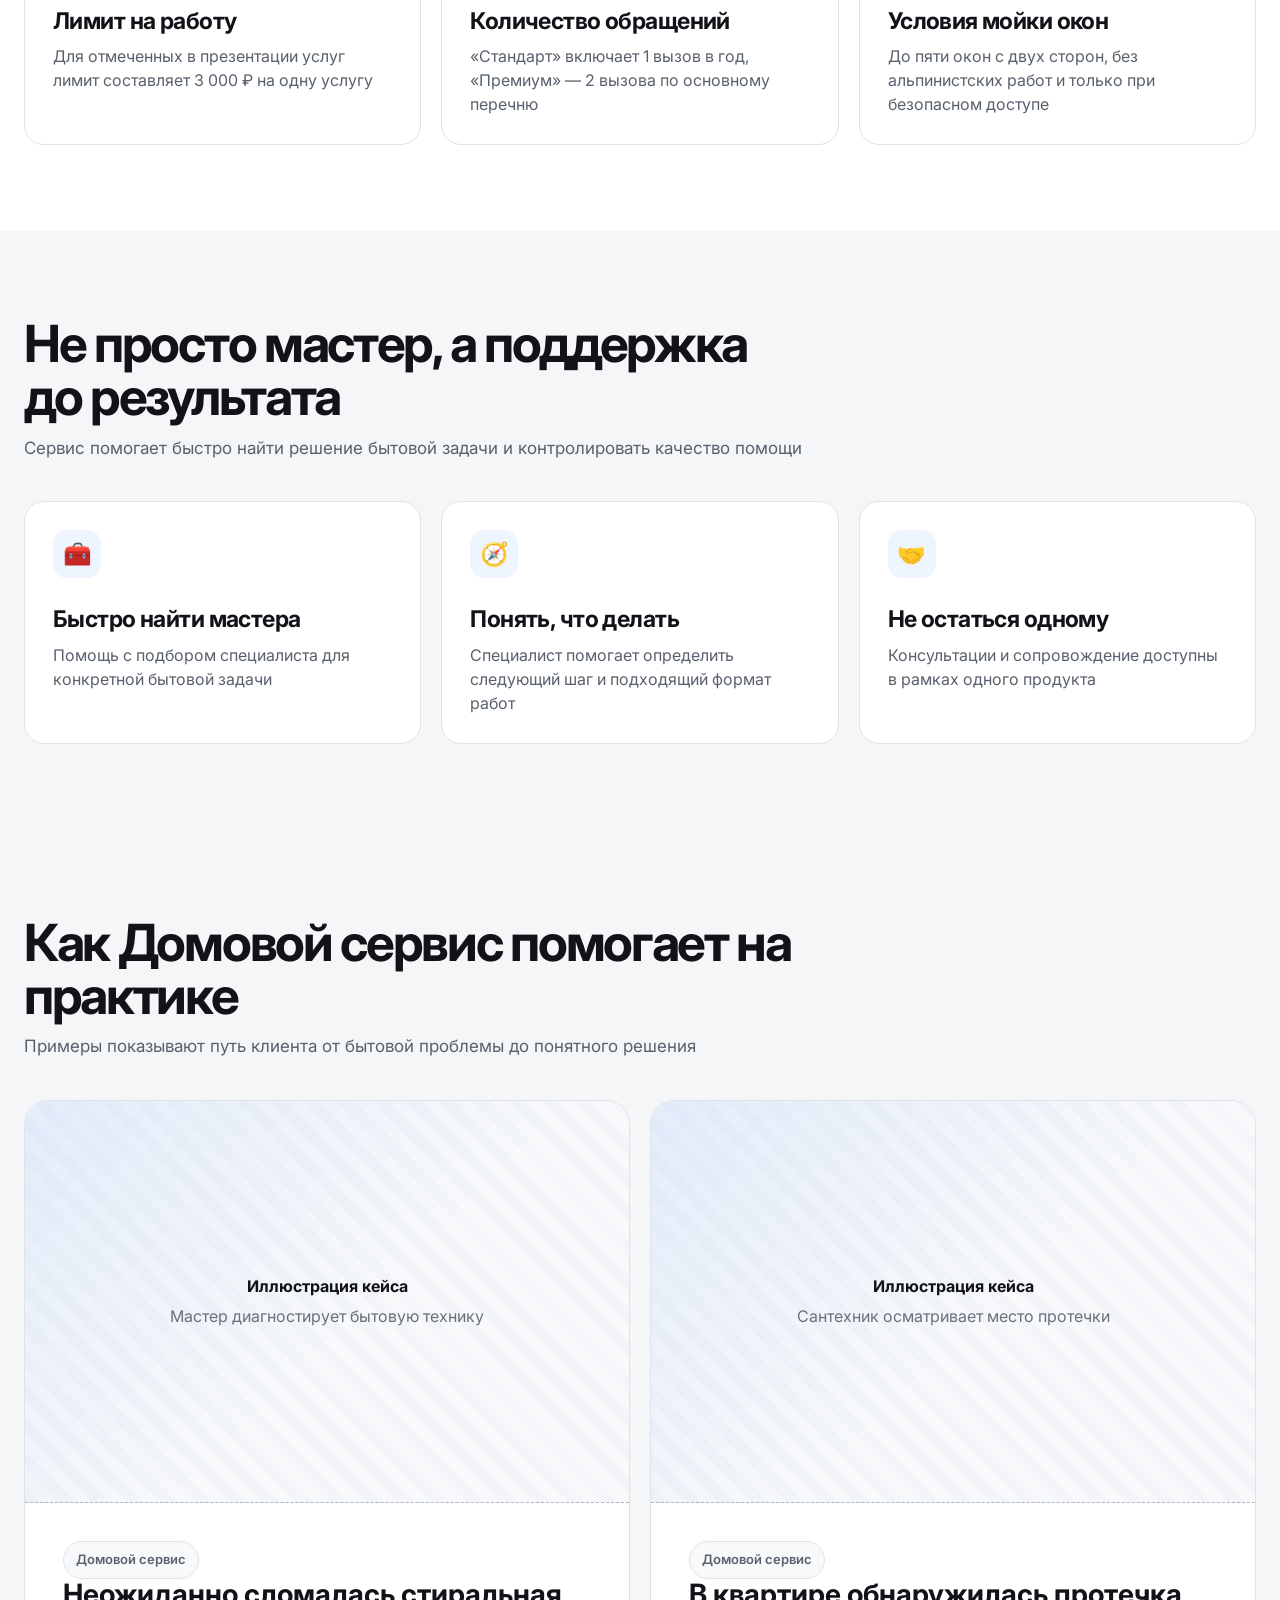
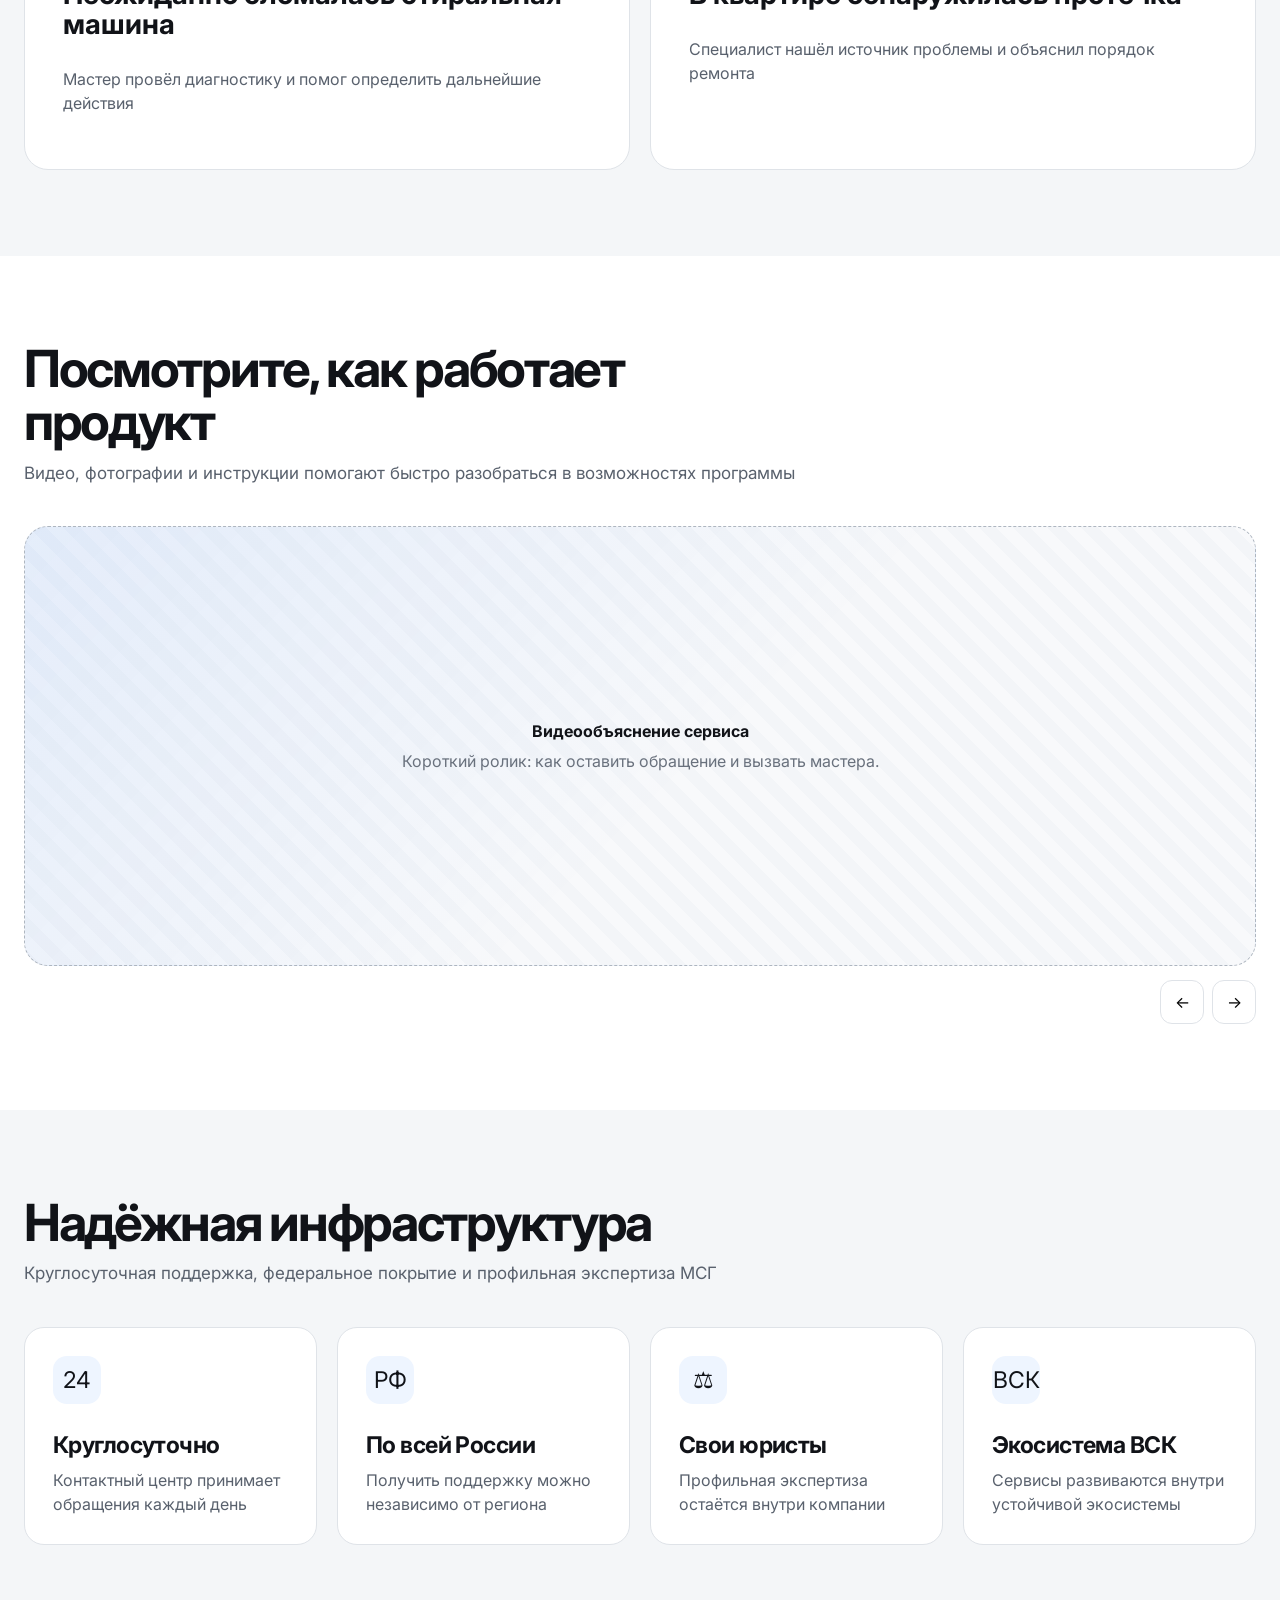
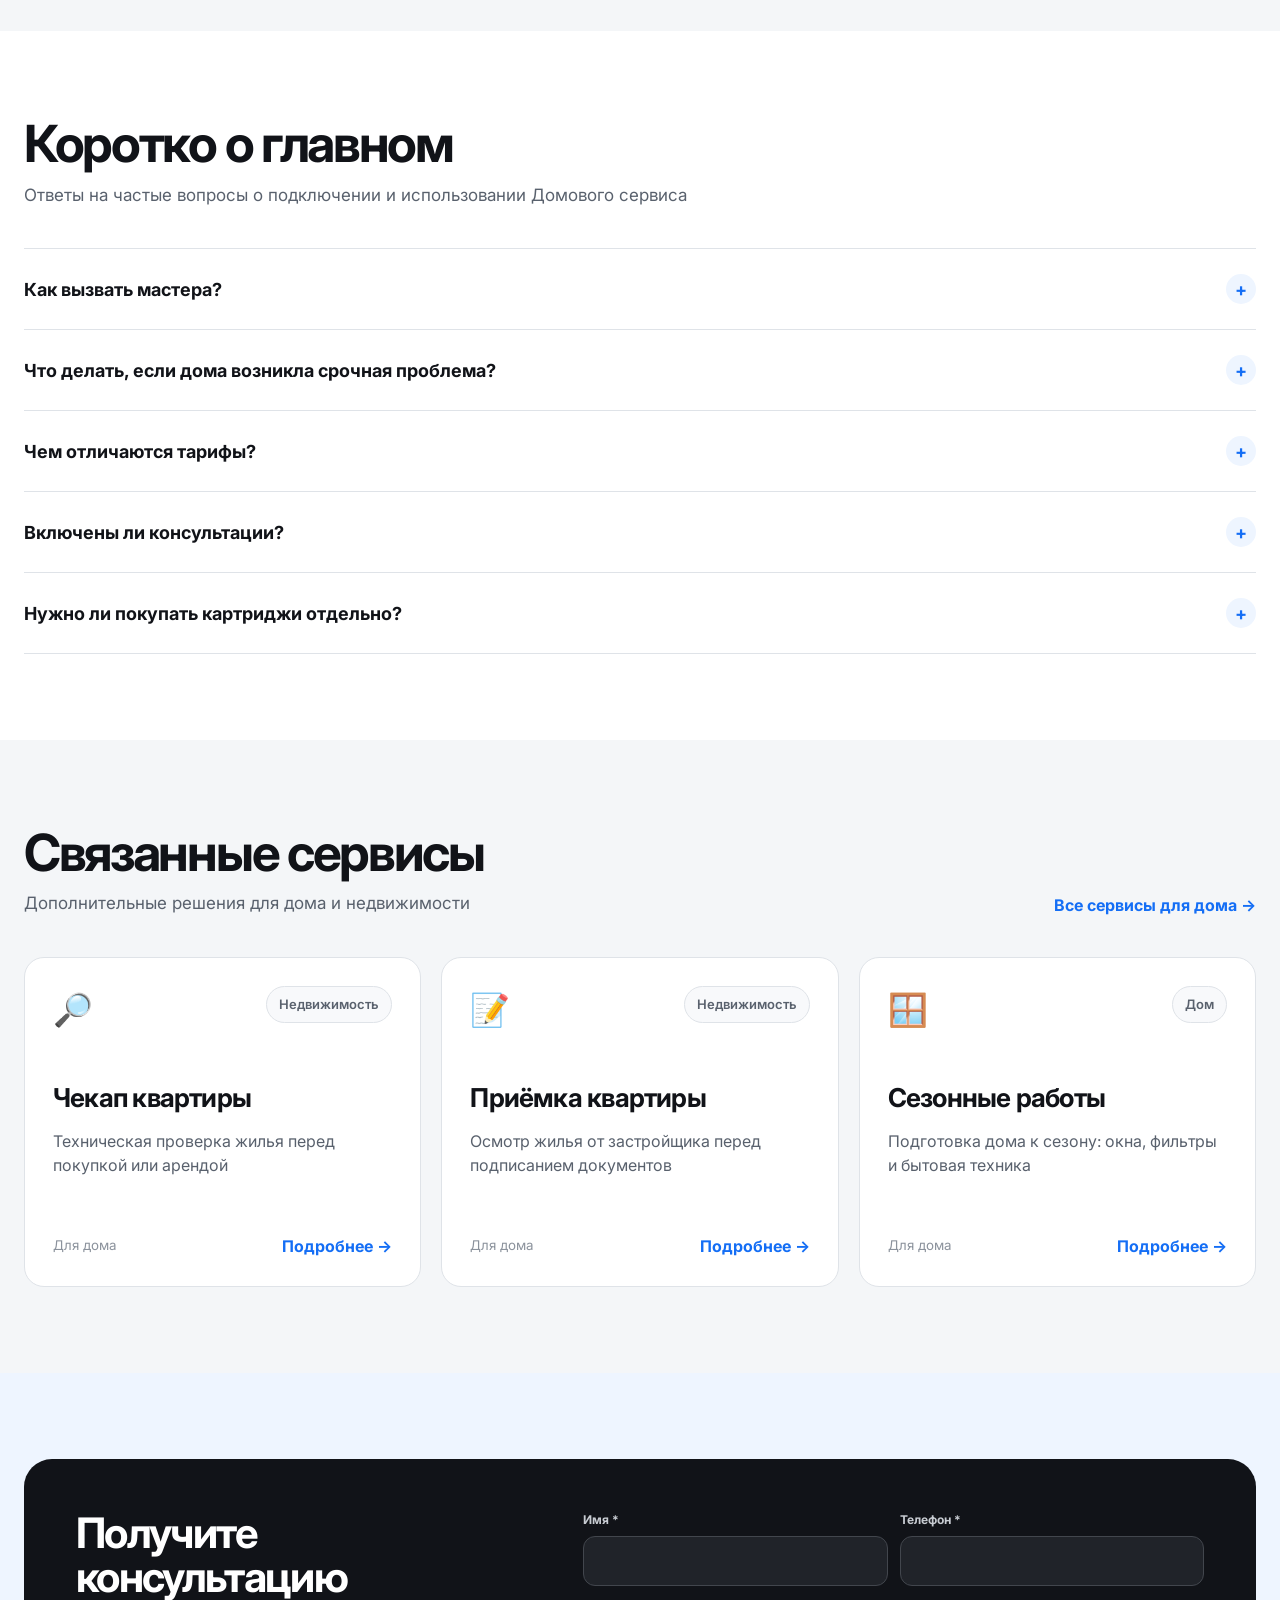
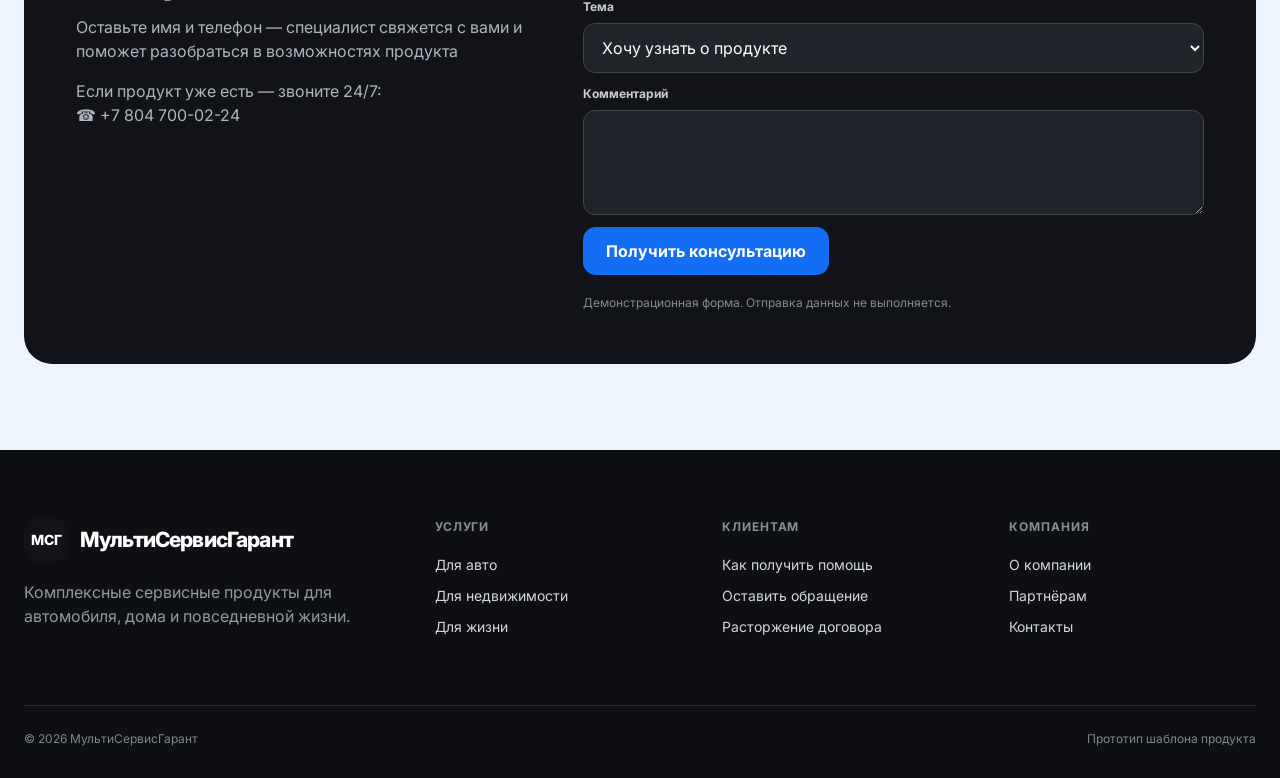
<file: financial-protector.html>
<!doctype html>
<html lang="ru">
<head>
  <meta charset="utf-8">
  <meta name="viewport" content="width=device-width, initial-scale=1">
  <meta name="description" content="Домовой сервис — помощь с бытовыми задачами от МультиСервисГарант">
  <title>Домовой сервис — МультиСервисГарант</title>
  <link rel="preconnect" href="https://fonts.googleapis.com">
  <link rel="preconnect" href="https://fonts.gstatic.com" crossorigin>
  <link href="https://fonts.googleapis.com/css2?family=Inter:wght@400;500;600;700;800&display=swap" rel="stylesheet">
  <link rel="stylesheet" href="styles.css?v=20260810-1">
  <script src="script.js?v=20260809-2" defer></script>
</head>
<body>
  <header class="site-header">
    <div class="container header-top">
      <a class="brand" href="index.html" aria-label="МультиСервисГарант — главная"><span class="brand-mark">МСГ</span><span class="brand-text">МультиСервисГарант</span></a>
      <div class="catalog-search"><div class="catalog-search__field"><span class="catalog-search__icon">⌕</span><input data-catalog-search type="search" placeholder="Найти услугу..." aria-label="Поиск по каталогу услуг" autocomplete="off"></div><div class="search-results" role="listbox"></div></div>
      <div class="header-actions"><a class="support-phone" href="tel:+78047000224">+7 804 700-02-24<small>круглосуточно</small></a><a class="button button--small" href="clients.html" data-placeholder-link>Получить помощь</a><button class="menu-toggle" data-menu-toggle type="button" aria-label="Открыть меню" aria-expanded="false">☰</button></div>
    </div>
    <div class="header-nav-wrap">
      <nav class="container header-nav" aria-label="Основная навигация">
        <div class="nav-item">
          <a href="index.html" aria-current="page">Наши сервисы <span class="nav-caret">⌄</span></a>
          <div class="nav-dropdown nav-dropdown--services">
            <a href="auto-services.html" data-placeholder-link><span>🚘</span><span>Сервисы для авто<small>Помощь на дороге и автомобильные продукты</small></span></a>
            <a href="life-services.html"><span>🏠</span><span>Сервисы для дома<small>Мастера, диагностика и недвижимость</small></span></a>
            <a aria-disabled="true"><span>✨</span><span>Сервисы для комфортной жизни<small>Поддержка в повседневных и важных ситуациях</small></span></a>
            <a aria-disabled="true"><span>⚖️</span><span>Правовая поддержка<small>Юридические консультации и сопровождение</small></span></a>
            <a href="service-blocks.html"><span>▦</span><span>Библиотека блоков<small>Все шаблонные секции для наполнения</small></span></a>
          </div>
        </div>
        <div class="nav-item">
          <a href="promotions.html" data-placeholder-link>Акции <span class="nav-caret">⌄</span></a>
          <div class="nav-dropdown"><a href="promotions.html?offer=road" data-placeholder-link><span>Защита в поездке</span></a><a href="promotions.html?offer=finance" data-placeholder-link><span>Финансовая безопасность</span></a><a href="promotions.html?offer=home" data-placeholder-link><span>Дом готов к сезону</span></a></div>
        </div>
        <a href="partners.html" data-placeholder-link>Партнёрам</a>
        <a href="clients.html" data-placeholder-link>Клиентам</a>
        <div class="nav-item">
          <a href="information.html" data-placeholder-link>Информация <span class="nav-caret">⌄</span></a>
          <div class="nav-dropdown nav-dropdown--right"><a href="news.html" data-placeholder-link><span>Новости</span></a><a href="legal.html" data-placeholder-link><span>Правовая информация</span></a></div>
        </div>
        <div class="nav-item">
          <a href="about.html" data-placeholder-link>О нас <span class="nav-caret">⌄</span></a>
          <div class="nav-dropdown nav-dropdown--right"><a href="contacts.html" data-placeholder-link><span>Контакты</span></a><a href="legal.html" data-placeholder-link><span>Правовая информация</span></a><a href="privacy.html" data-placeholder-link><span>Политика обработки персональных данных</span></a></div>
        </div>
      </nav>
    </div>
  </header>

  <main>
    <div class="container breadcrumbs"><a href="index.html">Главная</a><span><a href="index.html">Все услуги</a></span><span><a href="life-services.html">Сервисы для дома</a></span><span>Домовой сервис</span></div>

    <section class="service-strip" aria-label="Быстрый переход к услугам" data-service-slider>
      <div class="service-strip__inner">
        <span class="service-strip__fade service-strip__fade--left" aria-hidden="true" hidden></span>
        <button class="service-strip__arrow" type="button" aria-label="Предыдущие услуги" data-service-prev hidden>←</button>
        <div class="service-strip__viewport" data-service-viewport>
          <div class="service-strip__track">
            <a href="index.html#popular">Мастер на час</a><a href="index.html#popular">Рули с выгодой</a><a href="financial-protector.html">Домовой сервис</a><a href="index.html#popular">Чекап квартиры</a><a href="index.html#trust">Общие положения по сервисам</a><a href="index.html#popular">Техпомощь</a><a href="life-services.html#products">Приёмка квартиры</a><a href="life-services.html#products">Сервисы для дома</a><a aria-disabled="true">Правовая поддержка</a>
          </div>
        </div>
        <span class="service-strip__fade" aria-hidden="true"></span>
        <button class="service-strip__arrow" type="button" aria-label="Следующие услуги" data-service-next>→</button>
      </div>
    </section>

    <section class="hero product-background-hero">
      <div class="container">
        <div class="background-demo product-background-demo">
          <div class="background-demo__content">
            <h1>Домовой сервис</h1>
            <p>Комплексный сервис для решения бытовых проблем владельцев недвижимости: выезд мастера, диагностика на месте и ремонтные работы</p>
            <div class="hero-actions"><a class="button button--light" href="#tariffs">Выбрать вариант</a><a class="button button--ghost-light" href="#composition">Что входит</a></div>
          </div>
          <span class="background-demo__label">Фоновое изображение услуги</span>
        </div>
      </div>
    </section>

    <section class="section section--white" id="situations">
      <div class="container">
        <div class="section-heading"><div class="section-heading__copy"><h2>Когда пригодится Домовой сервис</h2><p>Помощь доступна, когда дома возникла бытовая задача или требуется консультация специалиста</p></div></div>
        <div class="grid grid--4">
          <article class="card"><div class="card-icon">🔌</div><h3>Неисправность дома</h3><p>Нужна помощь с электрикой, сантехникой, техникой или мелким ремонтом.</p></article>
          <article class="card"><div class="card-icon">🧰</div><h3>Нужен мастер</h3><p>Требуется собрать мебель, установить оборудование или решить бытовую задачу.</p></article>
          <article class="card"><div class="card-icon">💧</div><h3>Обслуживание дома</h3><p>Нужно заменить картриджи фильтра или провести профилактику сантехнического засора.</p></article>
          <article class="card"><div class="card-icon">🪟</div><h3>Сезонные работы</h3><p>Пора подготовить дом к сезону: окна, фильтры, сантехнику или технику.</p></article>
        </div>
      </div>
    </section>

    <section class="section" id="tariffs">
      <div class="container">
        <div class="section-heading"><div class="section-heading__copy"><h2>Тарифы Домового сервиса</h2><p>В презентации клиента предусмотрены два варианта программы с разным количеством вызовов</p></div></div>
        <div class="library-tariffs product-library-tariffs">
          <article class="library-tariff">
            <span class="library-tariff__icon">🏠</span>
            <h3>Стандарт</h3>
            <p class="library-tariff__lead">Базовый набор помощи для решения бытовых задач</p>
            <h4>Включено</h4>
            <ul><li><span>Ремонт бытовой техники</span><small>1 раз в год</small></li><li><span>Электрик</span><small>1 раз в год</small></li><li><span>Сантехник</span><small>1 раз в год</small></li><li><span>Слесарь (плотник)</span><small>1 раз в год</small></li><li><span>Техник</span><small>1 раз в год</small></li><li><span>Замена картриджей фильтров воды</span><small>1 раз в год</small></li><li><span>Профилактика сантехнического засора</span><small>1 раз в год</small></li><li><span>Сезонное мытьё окон</span><small>1 раз в год</small></li><li><span>Уборка квартиры</span><small>1 раз в год</small></li><li><span>Консультации юриста</span><small>3 консультации</small></li><li><span>Мастер онлайн</span><small>1 консультация</small></li></ul>
            <div class="library-tariff__bottom"><strong>Стоимость — по предложению партнёра</strong><button class="button button--secondary" data-tariff="Стандарт" type="button">Выбрать тариф</button></div>
          </article>
          <article class="library-tariff library-tariff--accent">
            <span class="library-tariff__badge">Больше вызовов</span><span class="library-tariff__icon">✦</span>
            <h3>Премиум</h3>
            <p class="library-tariff__lead">Расширенная помощь с дополнительными сезонными работами</p>
            <h4>Включено</h4>
            <ul><li><span>Ремонт бытовой техники</span><small>2 раза в год</small></li><li><span>Электрик</span><small>2 раза в год</small></li><li><span>Сантехник</span><small>2 раза в год</small></li><li><span>Слесарь (плотник)</span><small>2 раза в год</small></li><li><span>Техник</span><small>2 раза в год</small></li><li><span>Замена картриджей фильтров воды</span><small>2 раза в год</small></li><li><span>Профилактика сантехнического засора</span><small>2 раза в год</small></li><li><span>Сезонное мытьё окон</span><small>1 раз в год</small></li><li><span>Уборка квартиры</span><small>1 раз в год</small></li><li><span>Консультации юриста</span><small>3 консультации</small></li><li><span>Мастер онлайн</span><small>1 консультация</small></li></ul>
            <div class="library-tariff__bottom"><strong>Стоимость — по предложению партнёра</strong><button class="button" data-tariff="Премиум" type="button">Выбрать тариф</button></div>
          </article>
        </div>
      </div>
    </section>

    <section class="section section--blue" id="composition">
      <div class="container">
        <div class="section-heading"><div class="section-heading__copy"><h2>Всё необходимое для дома</h2><p>Популярные бытовые услуги и помощь специалистов объединены в одном сервисе.</p></div></div>
        <div class="service-list">
          <article class="service-row"><span class="service-row__icon">🛠</span><div><h3>Ремонт бытовой техники</h3><p>Выезд мастера, диагностика на месте, ремонт, демонтаж или монтаж техники и оборудования.</p></div></article>
          <article class="service-row"><span class="service-row__icon">⚡</span><div><h3>Электрик</h3><p>Помощь с электропроводкой, розетками, выключателями, электрическим щитком и подключением техники.</p></div></article>
          <article class="service-row"><span class="service-row__icon">🚰</span><div><h3>Сантехник</h3><p>Устранение протечек и засоров, установка, ремонт или замена смесителя.</p></div></article>
          <article class="service-row"><span class="service-row__icon">🔧</span><div><h3>Слесарь (плотник)</h3><p>Ремонт замков, дверей, оконной фурнитуры, стекла и мебели.</p></div></article>
          <article class="service-row"><span class="service-row__icon">🧊</span><div><h3>Техник</h3><p>Диагностика, установка и ремонт крупной бытовой техники, монтаж телевизора и настройка оборудования.</p></div></article>
          <article class="service-row"><span class="service-row__icon">💧</span><div><h3>Замена картриджей фильтров воды</h3><p>Замена картриджей, промывка системы фильтрации и рекомендации по эксплуатации.</p></div></article>
          <article class="service-row"><span class="service-row__icon">🪠</span><div><h3>Профилактика сантехнического засора</h3><p>Профилактическая прочистка сливной трубы, сифона и отводящих труб.</p></div></article>
          <article class="service-row"><span class="service-row__icon">🪟</span><div><h3>Сезонное мытьё окон</h3><p>Мойка до пяти окон с двух сторон при наличии безопасного доступа.</p></div></article>
          <article class="service-row"><span class="service-row__icon">🧹</span><div><h3>Уборка квартиры</h3><p>Бытовая уборка квартиры в рамках условий выбранного тарифа.</p></div></article>
          <article class="service-row"><span class="service-row__icon">⚖</span><div><h3>Консультации юриста</h3><p>Три консультации предусмотрены в тарифах «Стандарт» и «Премиум».</p></div></article>
          <article class="service-row"><span class="service-row__icon">☎</span><div><h3>Мастер онлайн</h3><p>Одна консультация специалиста по телефону в каждом тарифе.</p></div></article>
        </div>
      </div>
    </section>

    <section class="section section--dark" id="how">
      <div class="container">
        <div class="section-heading"><div class="section-heading__copy"><h2>Понятный порядок действий</h2><p>От бытовой задачи до решения — четыре шага с поддержкой специалистов МСГ.</p></div></div>
        <div class="steps">
          <article class="step"><h3>Опишите задачу</h3><p>Расскажите, какая помощь по дому вам требуется.</p></article>
          <article class="step"><h3>Свяжитесь с МСГ</h3><p>Позвоните 24/7 и сообщите данные своего продукта.</p></article>
          <article class="step"><h3>Уточните детали</h3><p>Оператор определит профиль обращения и подберёт специалиста.</p></article>
          <article class="step"><h3>Получите помощь</h3><p>Специалист выполнит работу или подскажет следующий шаг для решения задачи.</p></article>
        </div>
      </div>
    </section>

    <section class="section section--white">
      <div class="container">
        <div class="section-heading"><div class="section-heading__copy"><h2>Прозрачно о важных ограничениях</h2><p>Ключевые условия собраны на странице, а полные правила доступны в документах.</p></div></div>
        <div class="grid grid--3">
          <article class="card"><div class="card-icon">₽</div><h3>Лимит на работу</h3><p>Для отмеченных в презентации услуг лимит составляет 3 000 ₽ на одну услугу.</p></article>
          <article class="card"><div class="card-icon">#</div><h3>Количество обращений</h3><p>«Стандарт» включает 1 вызов в год, «Премиум» — 2 вызова по основному перечню.</p></article>
          <article class="card"><div class="card-icon">🪟</div><h3>Условия мойки окон</h3><p>До пяти окон с двух сторон, без альпинистских работ и только при безопасном доступе.</p></article>
        </div>
      </div>
    </section>

    <section class="section">
      <div class="container">
        <div class="section-heading"><div class="section-heading__copy"><h2>Не просто мастер, а поддержка до результата</h2><p>Сервис помогает быстро найти решение бытовой задачи и контролировать качество помощи.</p></div></div>
        <div class="grid grid--3">
          <article class="card"><div class="card-icon">🧰</div><h3>Быстро найти мастера</h3><p>Помощь с подбором специалиста для конкретной бытовой задачи.</p></article>
          <article class="card"><div class="card-icon">🧭</div><h3>Понять, что делать</h3><p>Специалист помогает определить следующий шаг и подходящий формат работ.</p></article>
          <article class="card"><div class="card-icon">🤝</div><h3>Не остаться одному</h3><p>Консультации и сопровождение доступны в рамках одного продукта.</p></article>
        </div>
      </div>
    </section>

    <section class="section" id="case">
      <div class="container">
        <div class="section-heading"><div class="section-heading__copy"><h2>Как Домовой сервис помогает на практике</h2><p>Примеры показывают путь клиента от бытовой проблемы до понятного решения</p></div></div>
        <div class="grid grid--2">
          <article class="case-card case-card--interactive" role="button" tabindex="0" data-case-open="repair" aria-label="Открыть кейс о ремонте стиральной машины"><div class="case-card__media"><div class="media-placeholder"><div><strong>Иллюстрация кейса</strong>Мастер диагностирует бытовую технику</div></div></div><div class="case-card__copy"><span class="tag">Домовой сервис</span><h3>Неожиданно сломалась стиральная машина</h3><p class="muted">Мастер провёл диагностику и помог определить дальнейшие действия</p></div></article>
          <article class="case-card case-card--interactive" role="button" tabindex="0" data-case-open="plumbing" aria-label="Открыть кейс об устранении протечки"><div class="case-card__media"><div class="media-placeholder"><div><strong>Иллюстрация кейса</strong>Сантехник осматривает место протечки</div></div></div><div class="case-card__copy"><span class="tag">Домовой сервис</span><h3>В квартире обнаружилась протечка</h3><p class="muted">Специалист нашёл источник проблемы и объяснил порядок ремонта</p></div></article>
        </div>
      </div>
    </section>

    <dialog class="case-modal" data-case-modal aria-labelledby="case-modal-title">
      <button class="case-modal__close" type="button" data-case-close aria-label="Закрыть окно">×</button>
      <div class="case-modal__media"><div class="media-placeholder"><div><strong data-case-image-title>Иллюстрация кейса</strong><span data-case-image-text></span></div></div></div>
      <div class="case-modal__content">
        <span class="tag" data-case-tag></span>
        <h2 id="case-modal-title" data-case-title></h2>
        <p class="case-modal__lead" data-case-lead></p>
        <div class="case-modal__story" data-case-story></div>
        <a class="button" href="#contact" data-case-consultation>Получить консультацию</a>
      </div>
    </dialog>

    <section class="section section--white">
      <div class="container">
        <div class="section-heading"><div class="section-heading__copy"><h2>Посмотрите, как работает продукт</h2><p>Видео, фотографии и инструкции помогают быстро разобраться в возможностях программы.</p></div></div>
        <div class="gallery" data-gallery>
          <div class="gallery-track">
            <div class="gallery-slide"><div class="media-placeholder"><div><strong>Видеообъяснение сервиса</strong>Короткий ролик: как оставить обращение и вызвать мастера.</div></div></div>
            <div class="gallery-slide"><div class="media-placeholder"><div><strong>Фотографии работ</strong>Примеры бытовых задач, которые решают специалисты сервиса.</div></div></div>
            <div class="gallery-slide"><div class="media-placeholder"><div><strong>Инфографика</strong>Путь клиента от обращения до решения бытовой задачи.</div></div></div>
          </div>
          <div class="gallery-controls"><button class="icon-button" data-gallery-prev type="button" aria-label="Предыдущий материал">←</button><button class="icon-button" data-gallery-next type="button" aria-label="Следующий материал">→</button></div>
        </div>
      </div>
    </section>

    <section class="section" id="trust">
      <div class="container">
        <div class="section-heading"><div class="section-heading__copy"><h2>Надёжная инфраструктура</h2><p>Круглосуточная поддержка, федеральное покрытие и профильная экспертиза МСГ</p></div></div>
        <div class="grid grid--4"><article class="card"><div class="card-icon">24</div><h3>Круглосуточно</h3><p>Контактный центр принимает обращения каждый день</p></article><article class="card"><div class="card-icon">РФ</div><h3>По всей России</h3><p>Получить поддержку можно независимо от региона</p></article><article class="card"><div class="card-icon">⚖</div><h3>Свои юристы</h3><p>Профильная экспертиза остаётся внутри компании</p></article><article class="card"><div class="card-icon">ВСК</div><h3>Экосистема ВСК</h3><p>Сервисы развиваются внутри устойчивой экосистемы</p></article></div>
      </div>
    </section>

    <section class="section section--white">
      <div class="container">
        <div class="section-heading"><div class="section-heading__copy"><h2>Коротко о главном</h2><p>Ответы на частые вопросы о подключении и использовании Домового сервиса.</p></div></div>
        <div class="faq-list">
          <details class="faq-item"><summary>Как вызвать мастера?</summary><div class="faq-item__content">Оставьте обращение или позвоните в контактный центр. Оператор уточнит задачу, проверит условия продукта и согласует дальнейший шаг.</div></details>
          <details class="faq-item"><summary>Что делать, если дома возникла срочная проблема?</summary><div class="faq-item__content">Свяжитесь с контактным центром МСГ. Оператор уточнит детали и подскажет, как получить помощь по вашему продукту.</div></details>
          <details class="faq-item"><summary>Чем отличаются тарифы?</summary><div class="faq-item__content">«Стандарт» включает один вызов в год по любой услуге из перечня. «Премиум» включает два вызова по основному перечню и один вызов на сезонное мытьё окон или уборку квартиры.</div></details>
          <details class="faq-item"><summary>Включены ли консультации?</summary><div class="faq-item__content">Да. В каждом тарифе предусмотрены три консультации юриста и одна телефонная консультация «Мастер онлайн».</div></details>
          <details class="faq-item"><summary>Нужно ли покупать картриджи отдельно?</summary><div class="faq-item__content">Покупка нужных картриджей для фильтра выполняется по согласованию с клиентом. Точные расходы необходимо уточнить в условиях программы.</div></details>
        </div>
      </div>
    </section>

    <section class="section">
      <div class="container">
        <div class="section-heading"><div class="section-heading__copy"><h2>Связанные сервисы</h2><p>Дополнительные решения для дома и недвижимости.</p></div><a class="text-link" href="life-services.html">Все сервисы для дома →</a></div>
        <div class="grid grid--3">
          <article class="product-card"><div class="product-card__top"><span class="product-card__icon">🔎</span><span class="tag">Недвижимость</span></div><h3>Чекап квартиры</h3><p>Техническая проверка жилья перед покупкой или арендой.</p><div class="product-card__footer"><small>Для дома</small><span class="text-link">Подробнее →</span></div></article>
          <article class="product-card"><div class="product-card__top"><span class="product-card__icon">📝</span><span class="tag">Недвижимость</span></div><h3>Приёмка квартиры</h3><p>Осмотр жилья от застройщика перед подписанием документов.</p><div class="product-card__footer"><small>Для дома</small><span class="text-link">Подробнее →</span></div></article>
          <article class="product-card"><div class="product-card__top"><span class="product-card__icon">🪟</span><span class="tag">Дом</span></div><h3>Сезонные работы</h3><p>Подготовка дома к сезону: окна, фильтры и бытовая техника.</p><div class="product-card__footer"><small>Для дома</small><span class="text-link">Подробнее →</span></div></article>
        </div>
      </div>
    </section>

    <section class="section section--blue" id="contact">
      <div class="container form-card">
        <div><h2>Получите консультацию</h2><p>Оставьте имя и телефон — специалист свяжется с вами и поможет разобраться в возможностях продукта.</p><p>Если продукт уже есть — звоните 24/7:<br>☎ +7 804 700-02-24</p></div>
        <form data-demo-form><div class="form-grid"><div class="field"><label for="fp-name">Имя *</label><input id="fp-name" required></div><div class="field"><label for="fp-phone">Телефон *</label><input id="fp-phone" type="tel" required></div><div class="field field--full"><label for="fp-topic">Тема</label><select id="fp-topic"><option>Хочу узнать о продукте</option><option>Продукт уже подключён</option><option>Нужна срочная помощь</option><option>Другой вопрос</option></select></div><div class="field field--full"><label for="fp-message">Комментарий</label><textarea id="fp-message"></textarea></div><div class="field field--full"><button class="button" type="submit">Получить консультацию</button><p class="form-note">Демонстрационная форма. Отправка данных не выполняется.</p></div></div></form>
      </div>
    </section>
  </main>

  <footer class="site-footer"><div class="container"><div class="footer-grid"><div class="footer-brand"><a class="brand" href="index.html"><span class="brand-mark">МСГ</span><span>МультиСервисГарант</span></a><p>Комплексные сервисные продукты для автомобиля, дома и повседневной жизни.</p></div><div class="footer-column"><h3>Услуги</h3><a href="index.html#directions">Для авто</a><a href="index.html#directions">Для недвижимости</a><a href="life-services.html">Для жизни</a></div><div class="footer-column"><h3>Клиентам</h3><a href="#how">Как получить помощь</a><a href="#contact">Оставить обращение</a><a href="#contact">Расторжение договора</a></div><div class="footer-column"><h3>Компания</h3><a href="#trust">О компании</a><a href="#contact">Партнёрам</a><a href="#contact">Контакты</a></div></div><div class="footer-bottom"><span>© 2026 МультиСервисГарант</span><span>Прототип шаблона продукта</span></div></div></footer>
</body>
</html>
</file>
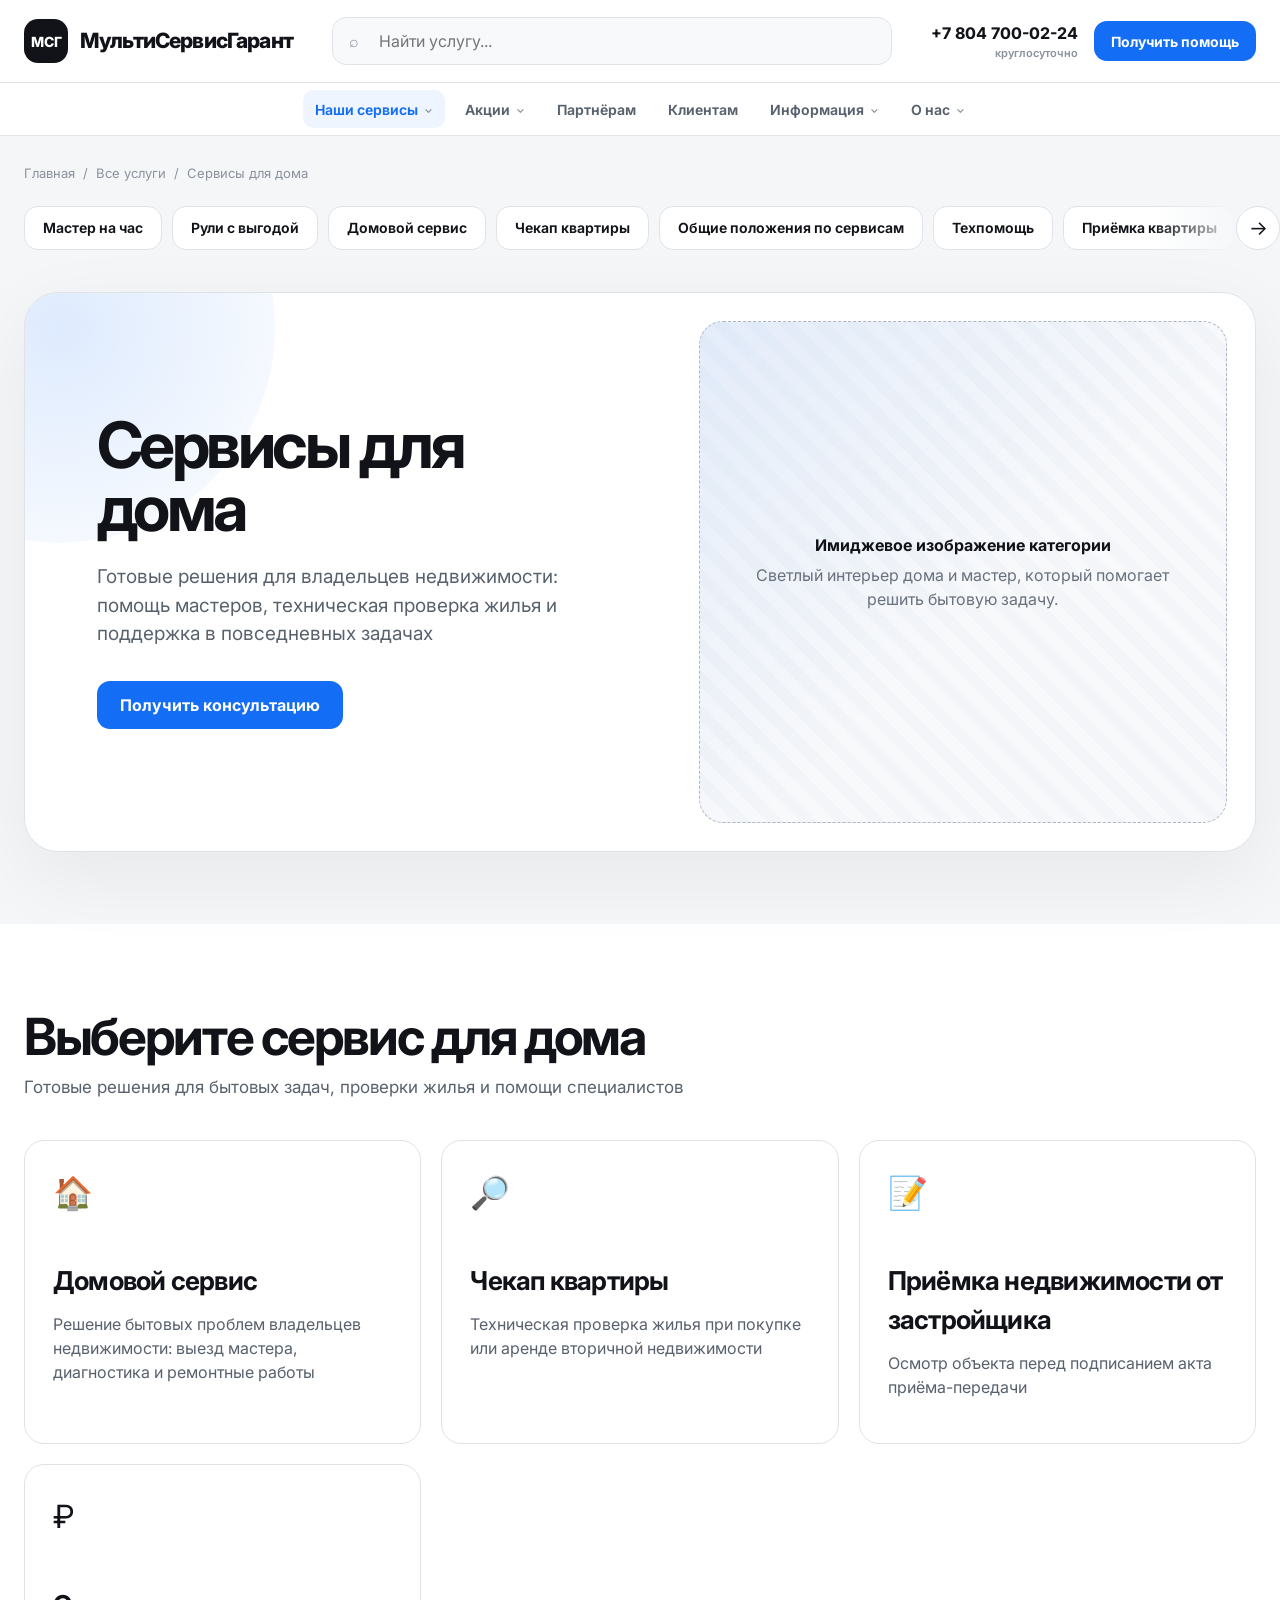
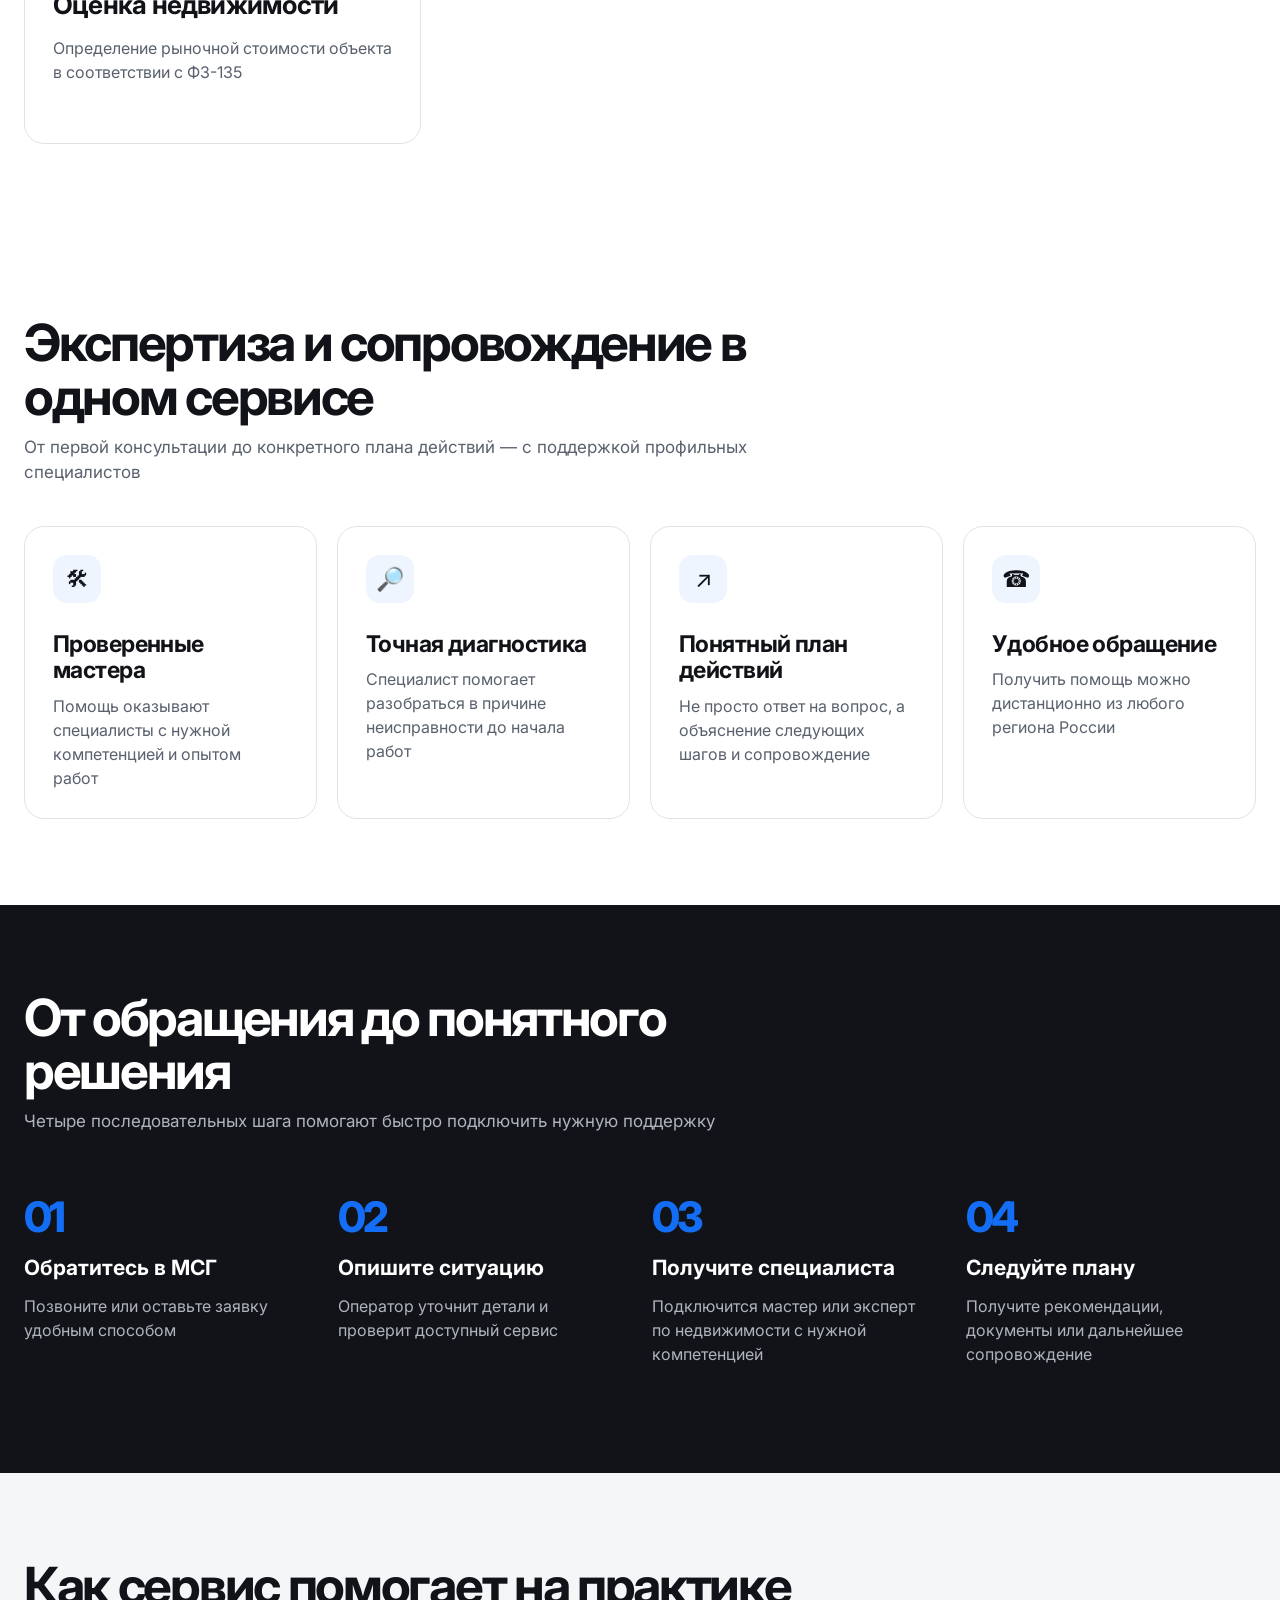
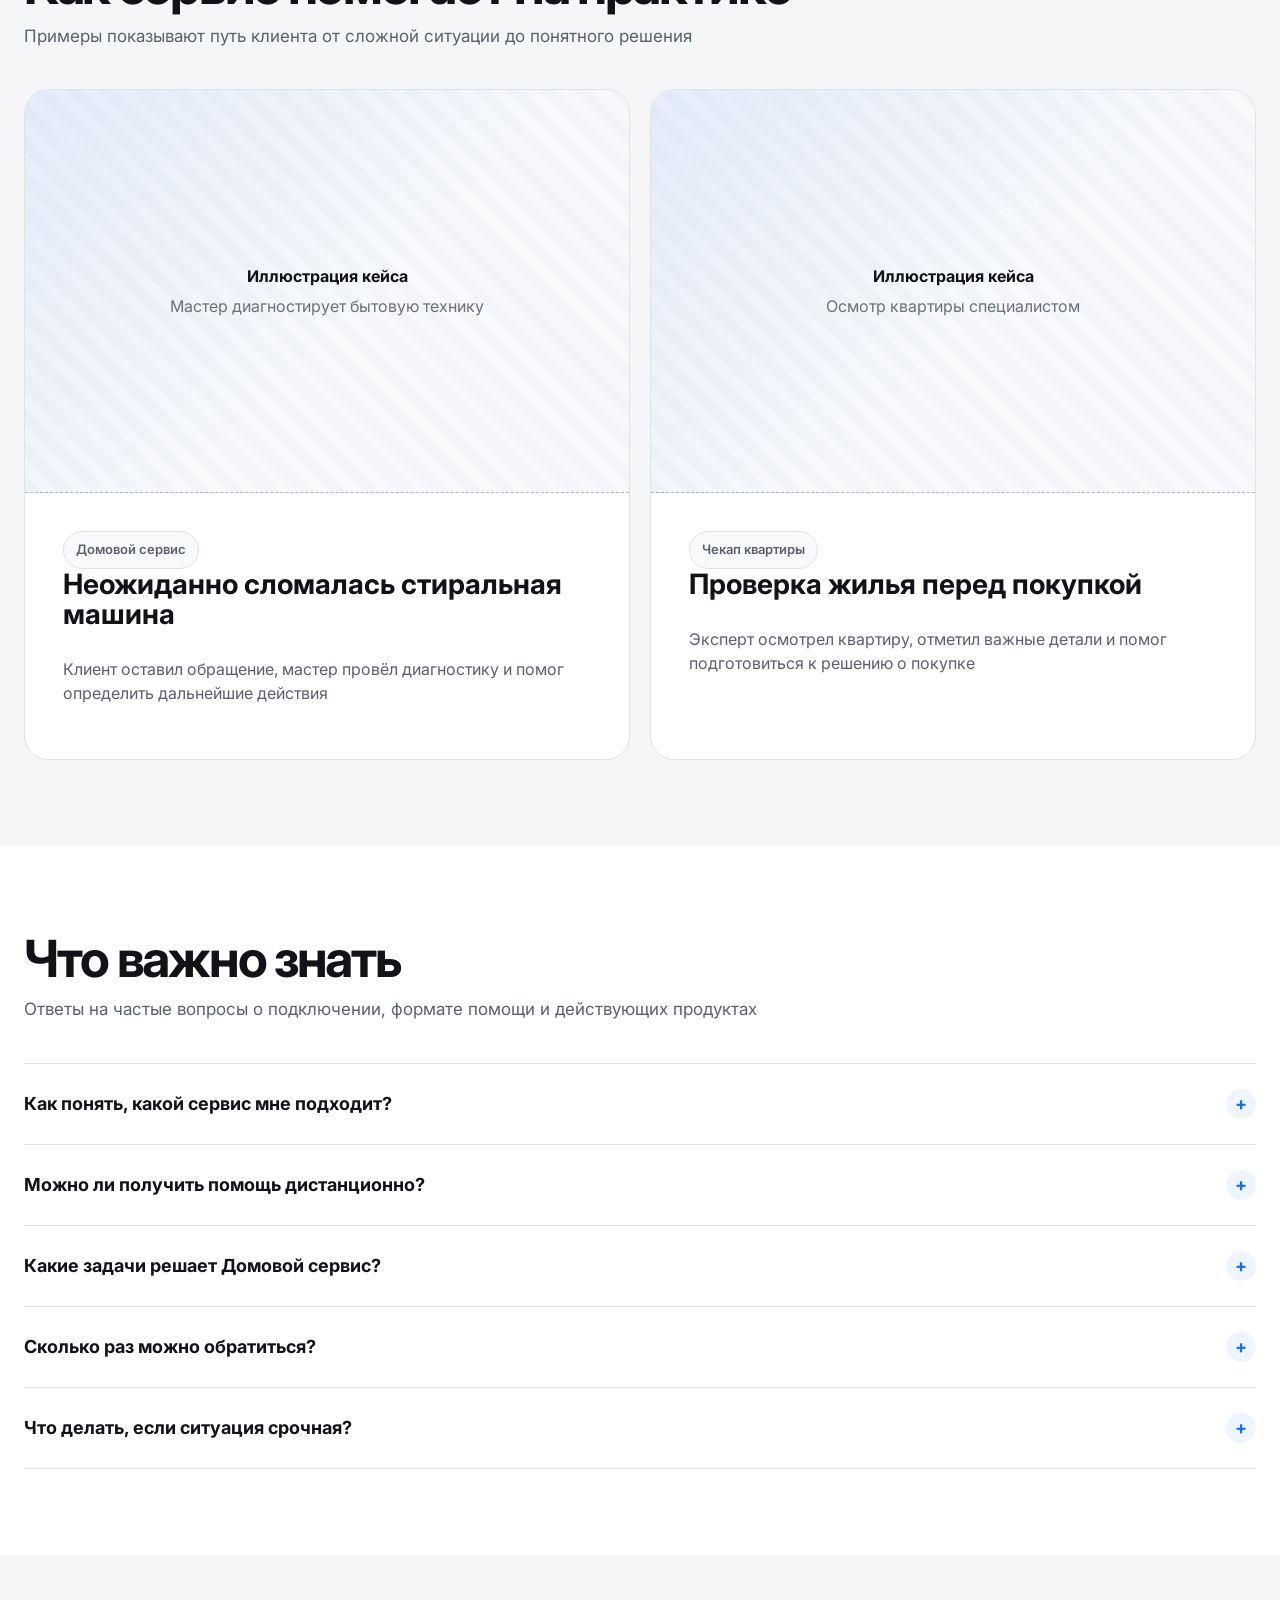
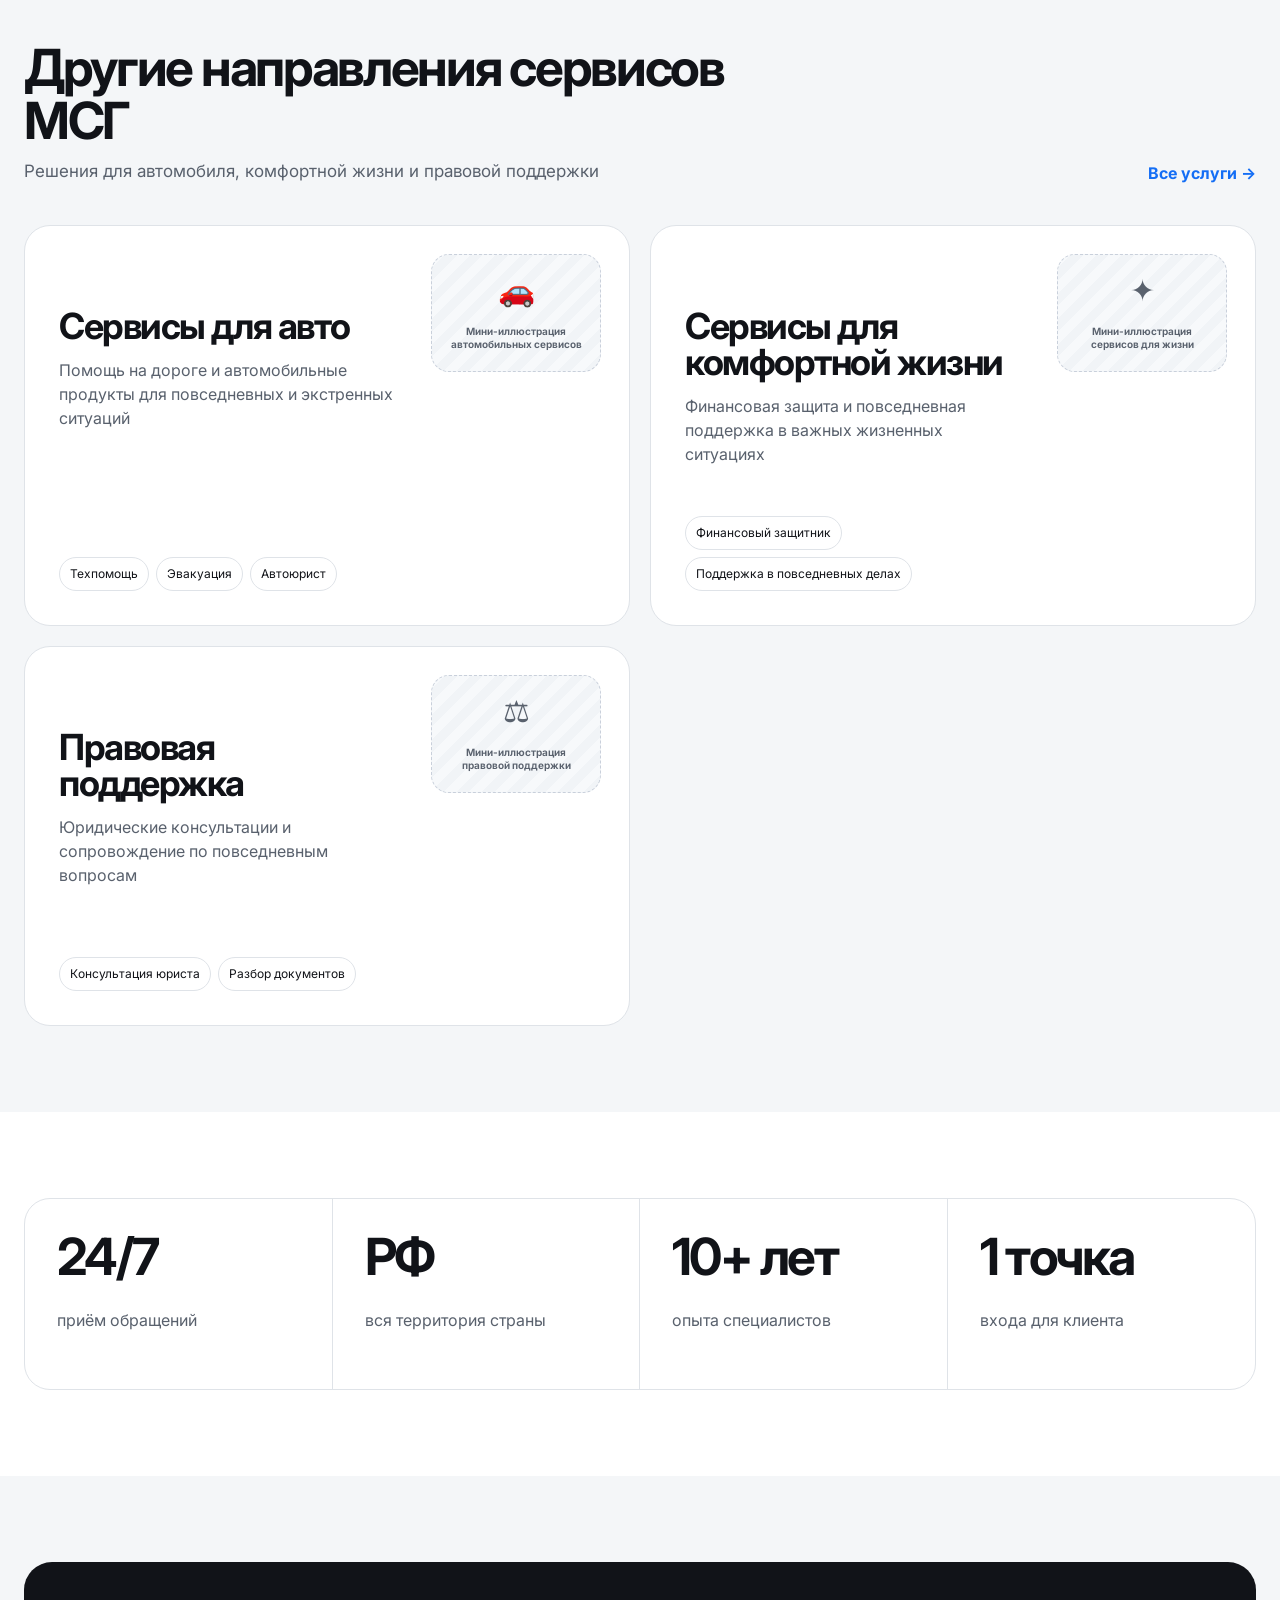
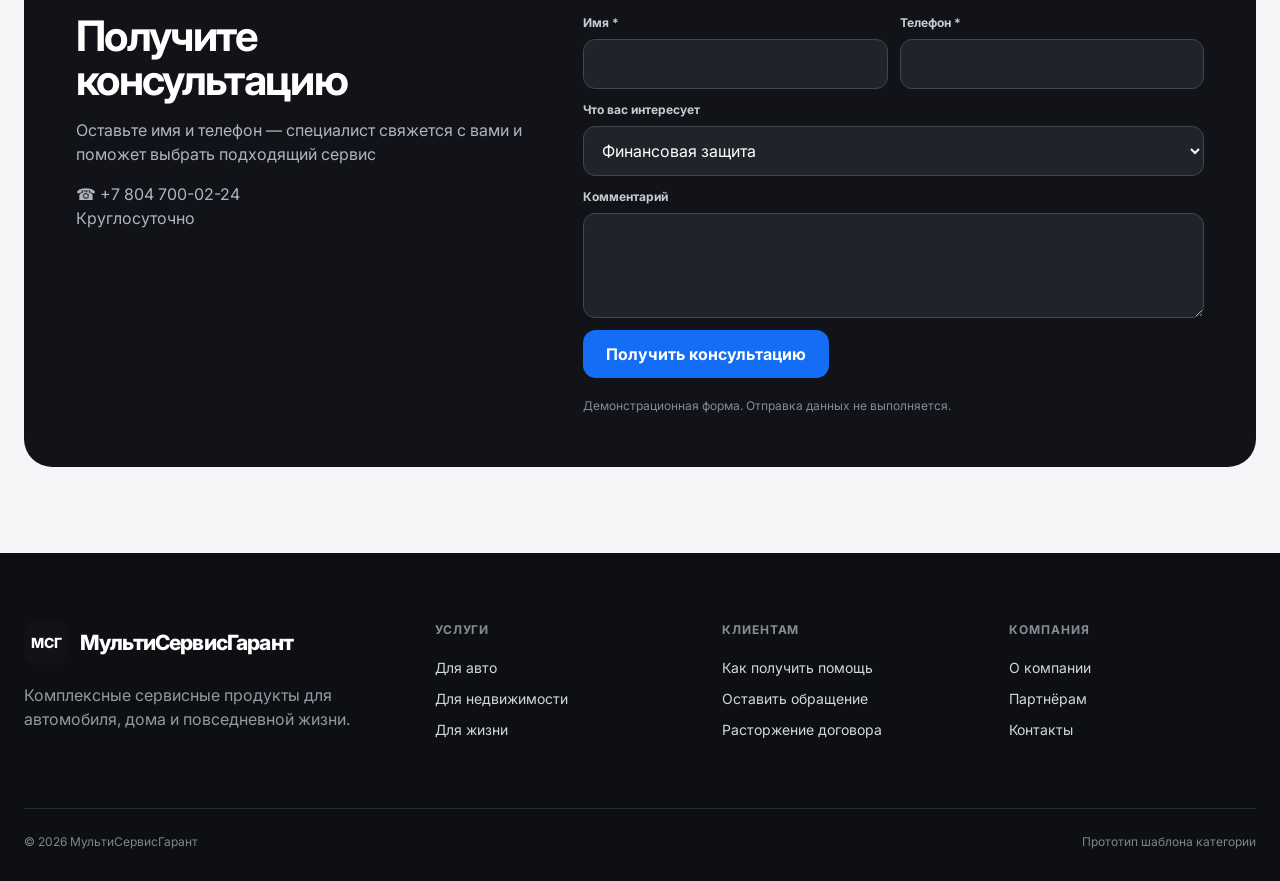
<file: life-services.html>
<!doctype html>
<html lang="ru">
<head>
  <meta charset="utf-8">
  <meta name="viewport" content="width=device-width, initial-scale=1">
  <meta name="description" content="Сервисы для дома МультиСервисГарант">
  <title>Сервисы для дома — МультиСервисГарант</title>
  <link rel="preconnect" href="https://fonts.googleapis.com">
  <link rel="preconnect" href="https://fonts.gstatic.com" crossorigin>
  <link href="https://fonts.googleapis.com/css2?family=Inter:wght@400;500;600;700;800&display=swap" rel="stylesheet">
  <link rel="stylesheet" href="styles.css?v=20260809-4">
  <script src="script.js?v=20260809-1" defer></script>
</head>
<body>
  <header class="site-header">
    <div class="container header-top">
      <a class="brand" href="index.html" aria-label="МультиСервисГарант — главная"><span class="brand-mark">МСГ</span><span class="brand-text">МультиСервисГарант</span></a>
      <div class="catalog-search">
        <div class="catalog-search__field"><span class="catalog-search__icon">⌕</span><input data-catalog-search type="search" placeholder="Найти услугу..." aria-label="Поиск по каталогу услуг" autocomplete="off"></div>
        <div class="search-results" role="listbox"></div>
      </div>
      <div class="header-actions"><a class="support-phone" href="tel:+78047000224">+7 804 700-02-24<small>круглосуточно</small></a><a class="button button--small" href="clients.html" data-placeholder-link>Получить помощь</a><button class="menu-toggle" data-menu-toggle type="button" aria-label="Открыть меню" aria-expanded="false">☰</button></div>
    </div>
    <div class="header-nav-wrap">
      <nav class="container header-nav" aria-label="Основная навигация">
        <div class="nav-item">
          <a href="index.html" aria-current="page">Наши сервисы <span class="nav-caret">⌄</span></a>
          <div class="nav-dropdown nav-dropdown--services">
            <a href="auto-services.html" data-placeholder-link><span>🚘</span><span>Сервисы для авто<small>Помощь на дороге и автомобильные продукты</small></span></a>
            <a href="life-services.html"><span>🏠</span><span>Сервисы для дома<small>Мастера, диагностика и недвижимость</small></span></a>
            <a aria-disabled="true"><span>✨</span><span>Сервисы для комфортной жизни<small>Поддержка в повседневных и важных ситуациях</small></span></a>
            <a aria-disabled="true"><span>⚖️</span><span>Правовая поддержка<small>Юридические консультации и сопровождение</small></span></a>
            <a href="service-blocks.html"><span>▦</span><span>Библиотека блоков<small>Все шаблонные секции для наполнения</small></span></a>
          </div>
        </div>
        <div class="nav-item">
          <a href="promotions.html" data-placeholder-link>Акции <span class="nav-caret">⌄</span></a>
          <div class="nav-dropdown"><a href="promotions.html?offer=road" data-placeholder-link><span>Защита в поездке</span></a><a href="promotions.html?offer=finance" data-placeholder-link><span>Финансовая безопасность</span></a><a href="promotions.html?offer=home" data-placeholder-link><span>Дом готов к сезону</span></a></div>
        </div>
        <a href="partners.html" data-placeholder-link>Партнёрам</a>
        <a href="clients.html" data-placeholder-link>Клиентам</a>
        <div class="nav-item">
          <a href="information.html" data-placeholder-link>Информация <span class="nav-caret">⌄</span></a>
          <div class="nav-dropdown nav-dropdown--right"><a href="news.html" data-placeholder-link><span>Новости</span></a><a href="legal.html" data-placeholder-link><span>Правовая информация</span></a></div>
        </div>
        <div class="nav-item">
          <a href="about.html" data-placeholder-link>О нас <span class="nav-caret">⌄</span></a>
          <div class="nav-dropdown nav-dropdown--right"><a href="contacts.html" data-placeholder-link><span>Контакты</span></a><a href="legal.html" data-placeholder-link><span>Правовая информация</span></a><a href="privacy.html" data-placeholder-link><span>Политика обработки персональных данных</span></a></div>
        </div>
      </nav>
    </div>
  </header>

  <main>
    <div class="container breadcrumbs"><a href="index.html">Главная</a><span><a href="index.html">Все услуги</a></span><span>Сервисы для дома</span></div>

    <section class="service-strip" aria-label="Быстрый переход к услугам" data-service-slider>
      <div class="service-strip__inner">
        <span class="service-strip__fade service-strip__fade--left" aria-hidden="true" hidden></span>
        <button class="service-strip__arrow" type="button" aria-label="Предыдущие услуги" data-service-prev hidden>←</button>
        <div class="service-strip__viewport" data-service-viewport>
          <div class="service-strip__track">
            <a href="index.html#popular">Мастер на час</a><a href="index.html#popular">Рули с выгодой</a><a href="financial-protector.html">Домовой сервис</a><a href="index.html#popular">Чекап квартиры</a><a href="index.html#trust">Общие положения по сервисам</a><a href="index.html#popular">Техпомощь</a><a href="#products">Приёмка квартиры</a><a href="#products">Сервисы для дома</a><a aria-disabled="true">Правовая поддержка</a>
          </div>
        </div>
        <span class="service-strip__fade" aria-hidden="true"></span>
        <button class="service-strip__arrow" type="button" aria-label="Следующие услуги" data-service-next>→</button>
      </div>
    </section>

    <section class="hero">
      <div class="container hero-card">
        <div class="hero-copy">
          <h1>Сервисы для дома</h1>
          <p>Готовые решения для владельцев недвижимости: помощь мастеров, техническая проверка жилья и поддержка в повседневных задачах.</p>
          <div class="hero-actions"><a class="button" href="#contact">Получить консультацию</a></div>
        </div>
        <div class="hero-media"><div class="media-placeholder"><div><strong>Имиджевое изображение категории</strong>Светлый интерьер дома и мастер, который помогает решить бытовую задачу.</div></div></div>
      </div>
    </section>

    <section class="section section--white" id="products">
      <div class="container">
        <div class="section-heading"><div class="section-heading__copy"><h2>Выберите сервис для дома</h2><p>Готовые решения для бытовых задач, проверки жилья и помощи специалистов.</p></div></div>
        <div class="grid grid--3">
          <a class="product-card" id="home-service" href="financial-protector.html"><span class="product-card__icon">🏠</span><h3>Домовой сервис</h3><p>Решение бытовых проблем владельцев недвижимости: выезд мастера, диагностика и ремонтные работы</p></a>
          <article class="product-card" id="apartment-check"><span class="product-card__icon">🔎</span><h3>Чекап квартиры</h3><p>Техническая проверка жилья при покупке или аренде вторичной недвижимости</p></article>
          <article class="product-card"><span class="product-card__icon">📝</span><h3>Приёмка недвижимости от застройщика</h3><p>Осмотр объекта перед подписанием акта приёма-передачи</p></article>
          <article class="product-card"><span class="product-card__icon">₽</span><h3>Оценка недвижимости</h3><p>Определение рыночной стоимости объекта в соответствии с ФЗ-135</p></article>
        </div>
      </div>
    </section>

    <section class="section section--white">
      <div class="container">
        <div class="section-heading"><div class="section-heading__copy"><h2>Экспертиза и сопровождение в одном сервисе</h2><p>От первой консультации до конкретного плана действий — с поддержкой профильных специалистов.</p></div></div>
        <div class="grid grid--4">
          <article class="card"><div class="card-icon">🛠</div><h3>Проверенные мастера</h3><p>Помощь оказывают специалисты с нужной компетенцией и опытом работ.</p></article>
          <article class="card"><div class="card-icon">🔎</div><h3>Точная диагностика</h3><p>Специалист помогает разобраться в причине неисправности до начала работ.</p></article>
          <article class="card"><div class="card-icon">↗</div><h3>Понятный план действий</h3><p>Не просто ответ на вопрос, а объяснение следующих шагов и сопровождение.</p></article>
          <article class="card"><div class="card-icon">☎</div><h3>Удобное обращение</h3><p>Получить помощь можно дистанционно из любого региона России.</p></article>
        </div>
      </div>
    </section>

    <section class="section section--dark" id="how">
      <div class="container">
        <div class="section-heading"><div class="section-heading__copy"><h2>От обращения до понятного решения</h2><p>Четыре последовательных шага помогают быстро подключить нужную поддержку.</p></div></div>
        <div class="steps">
          <article class="step"><h3>Обратитесь в МСГ</h3><p>Позвоните или оставьте заявку удобным способом.</p></article>
          <article class="step"><h3>Опишите ситуацию</h3><p>Оператор уточнит детали и проверит доступный сервис.</p></article>
          <article class="step"><h3>Получите специалиста</h3><p>Подключится мастер или эксперт по недвижимости с нужной компетенцией.</p></article>
          <article class="step"><h3>Следуйте плану</h3><p>Получите рекомендации, документы или дальнейшее сопровождение.</p></article>
        </div>
      </div>
    </section>

    <section class="section">
      <div class="container">
        <div class="section-heading"><div class="section-heading__copy"><h2>Как сервис помогает на практике</h2><p>Примеры показывают путь клиента от сложной ситуации до понятного решения.</p></div></div>
        <div class="grid grid--2">
          <article class="case-card case-card--interactive" role="button" tabindex="0" data-case-open="repair" aria-label="Открыть кейс о ремонте стиральной машины"><div class="case-card__media"><div class="media-placeholder"><div><strong>Иллюстрация кейса</strong>Мастер диагностирует бытовую технику</div></div></div><div class="case-card__copy"><span class="tag">Домовой сервис</span><h3>Неожиданно сломалась стиральная машина</h3><p class="muted">Клиент оставил обращение, мастер провёл диагностику и помог определить дальнейшие действия</p></div></article>
          <article class="case-card case-card--interactive" role="button" tabindex="0" data-case-open="inspection" aria-label="Открыть кейс о проверке квартиры"><div class="case-card__media"><div class="media-placeholder"><div><strong>Иллюстрация кейса</strong>Осмотр квартиры специалистом</div></div></div><div class="case-card__copy"><span class="tag">Чекап квартиры</span><h3>Проверка жилья перед покупкой</h3><p class="muted">Эксперт осмотрел квартиру, отметил важные детали и помог подготовиться к решению о покупке</p></div></article>
        </div>
      </div>
    </section>

    <dialog class="case-modal" data-case-modal aria-labelledby="case-modal-title">
      <button class="case-modal__close" type="button" data-case-close aria-label="Закрыть окно">×</button>
      <div class="case-modal__media"><div class="media-placeholder"><div><strong data-case-image-title>Иллюстрация кейса</strong><span data-case-image-text></span></div></div></div>
      <div class="case-modal__content">
        <span class="tag" data-case-tag></span>
        <h2 id="case-modal-title" data-case-title></h2>
        <p class="case-modal__lead" data-case-lead></p>
        <div class="case-modal__story" data-case-story></div>
        <a class="button" href="#contact" data-case-consultation>Получить консультацию</a>
      </div>
    </dialog>

    <section class="section section--white">
      <div class="container">
        <div class="section-heading"><div class="section-heading__copy"><h2>Что важно знать</h2><p>Ответы на частые вопросы о подключении, формате помощи и действующих продуктах.</p></div></div>
        <div class="faq-list">
          <details class="faq-item"><summary>Как понять, какой сервис мне подходит?</summary><div class="faq-item__content">Опишите задачу оператору — он поможет выбрать подходящий сервис и объяснит условия обращения.</div></details>
          <details class="faq-item"><summary>Можно ли получить помощь дистанционно?</summary><div class="faq-item__content">Большинство консультаций проводится по телефону или онлайн. Конкретный формат зависит от продукта и ситуации.</div></details>
          <details class="faq-item"><summary>Какие задачи решает Домовой сервис?</summary><div class="faq-item__content">В зависимости от тарифа можно вызвать электрика, сантехника, слесаря, техника, заказать обслуживание фильтров, профилактику засора, мойку окон или уборку квартиры.</div></details>
          <details class="faq-item"><summary>Сколько раз можно обратиться?</summary><div class="faq-item__content">Количество обращений и лимиты зависят от тарифа. Они будут показаны на детальной странице конкретного продукта.</div></details>
          <details class="faq-item"><summary>Что делать, если ситуация срочная?</summary><div class="faq-item__content">Позвоните по круглосуточному номеру. Оператор примет обращение и подскажет ближайший следующий шаг.</div></details>
        </div>
      </div>
    </section>

    <section class="section" id="offers">
      <div class="container">
        <div class="section-heading"><div class="section-heading__copy"><h2>Другие направления сервисов МСГ</h2><p>Решения для автомобиля, комфортной жизни и правовой поддержки</p></div><a class="text-link" href="index.html">Все услуги →</a></div>
        <div class="grid grid--2">
          <a class="direction-card" href="auto-services.html" data-placeholder-link><div class="direction-card__visual"><span>🚗</span><small>Мини-иллюстрация<br>автомобильных сервисов</small></div><h3>Сервисы для авто</h3><p>Помощь на дороге и автомобильные продукты для повседневных и экстренных ситуаций</p><div class="direction-card__links"><span>Техпомощь</span><span>Эвакуация</span><span>Автоюрист</span></div></a>
          <article class="direction-card" aria-disabled="true"><div class="direction-card__visual"><span>✦</span><small>Мини-иллюстрация<br>сервисов для жизни</small></div><h3>Сервисы для комфортной жизни</h3><p>Финансовая защита и повседневная поддержка в важных жизненных ситуациях</p><div class="direction-card__links"><span>Финансовый защитник</span><span>Поддержка в повседневных делах</span></div></article>
          <article class="direction-card" aria-disabled="true"><div class="direction-card__visual"><span>⚖</span><small>Мини-иллюстрация<br>правовой поддержки</small></div><h3>Правовая поддержка</h3><p>Юридические консультации и сопровождение по повседневным вопросам</p><div class="direction-card__links"><span>Консультация юриста</span><span>Разбор документов</span></div></article>
        </div>
      </div>
    </section>

    <section class="section section--white" id="trust">
      <div class="container stats"><div class="stat"><strong>24/7</strong><span>приём обращений</span></div><div class="stat"><strong>РФ</strong><span>вся территория страны</span></div><div class="stat"><strong>10+ лет</strong><span>опыта специалистов</span></div><div class="stat"><strong>1 точка</strong><span>входа для клиента</span></div></div>
    </section>

    <section class="section" id="contact">
      <div class="container form-card">
        <div><h2>Получите консультацию</h2><p>Оставьте имя и телефон — специалист свяжется с вами и поможет выбрать подходящий сервис.</p><p>☎ +7 804 700-02-24<br>Круглосуточно</p></div>
        <form data-demo-form><div class="form-grid"><div class="field"><label for="life-name">Имя *</label><input id="life-name" required></div><div class="field"><label for="life-phone">Телефон *</label><input id="life-phone" type="tel" required></div><div class="field field--full"><label for="life-topic">Что вас интересует</label><select id="life-topic"><option>Финансовая защита</option><option>Юридическая консультация</option><option>Помощь по действующему продукту</option><option>Пока не знаю</option></select></div><div class="field field--full"><label for="life-message">Комментарий</label><textarea id="life-message"></textarea></div><div class="field field--full"><button class="button" type="submit">Получить консультацию</button><p class="form-note">Демонстрационная форма. Отправка данных не выполняется.</p></div></div></form>
      </div>
    </section>
  </main>

  <footer class="site-footer"><div class="container"><div class="footer-grid"><div class="footer-brand"><a class="brand" href="index.html"><span class="brand-mark">МСГ</span><span>МультиСервисГарант</span></a><p>Комплексные сервисные продукты для автомобиля, дома и повседневной жизни.</p></div><div class="footer-column"><h3>Услуги</h3><a href="index.html#directions">Для авто</a><a href="index.html#directions">Для недвижимости</a><a href="life-services.html">Для жизни</a></div><div class="footer-column"><h3>Клиентам</h3><a href="#how">Как получить помощь</a><a href="#contact">Оставить обращение</a><a href="#contact">Расторжение договора</a></div><div class="footer-column"><h3>Компания</h3><a href="#trust">О компании</a><a href="#contact">Партнёрам</a><a href="#contact">Контакты</a></div></div><div class="footer-bottom"><span>© 2026 МультиСервисГарант</span><span>Прототип шаблона категории</span></div></div></footer>
</body>
</html>
</file>
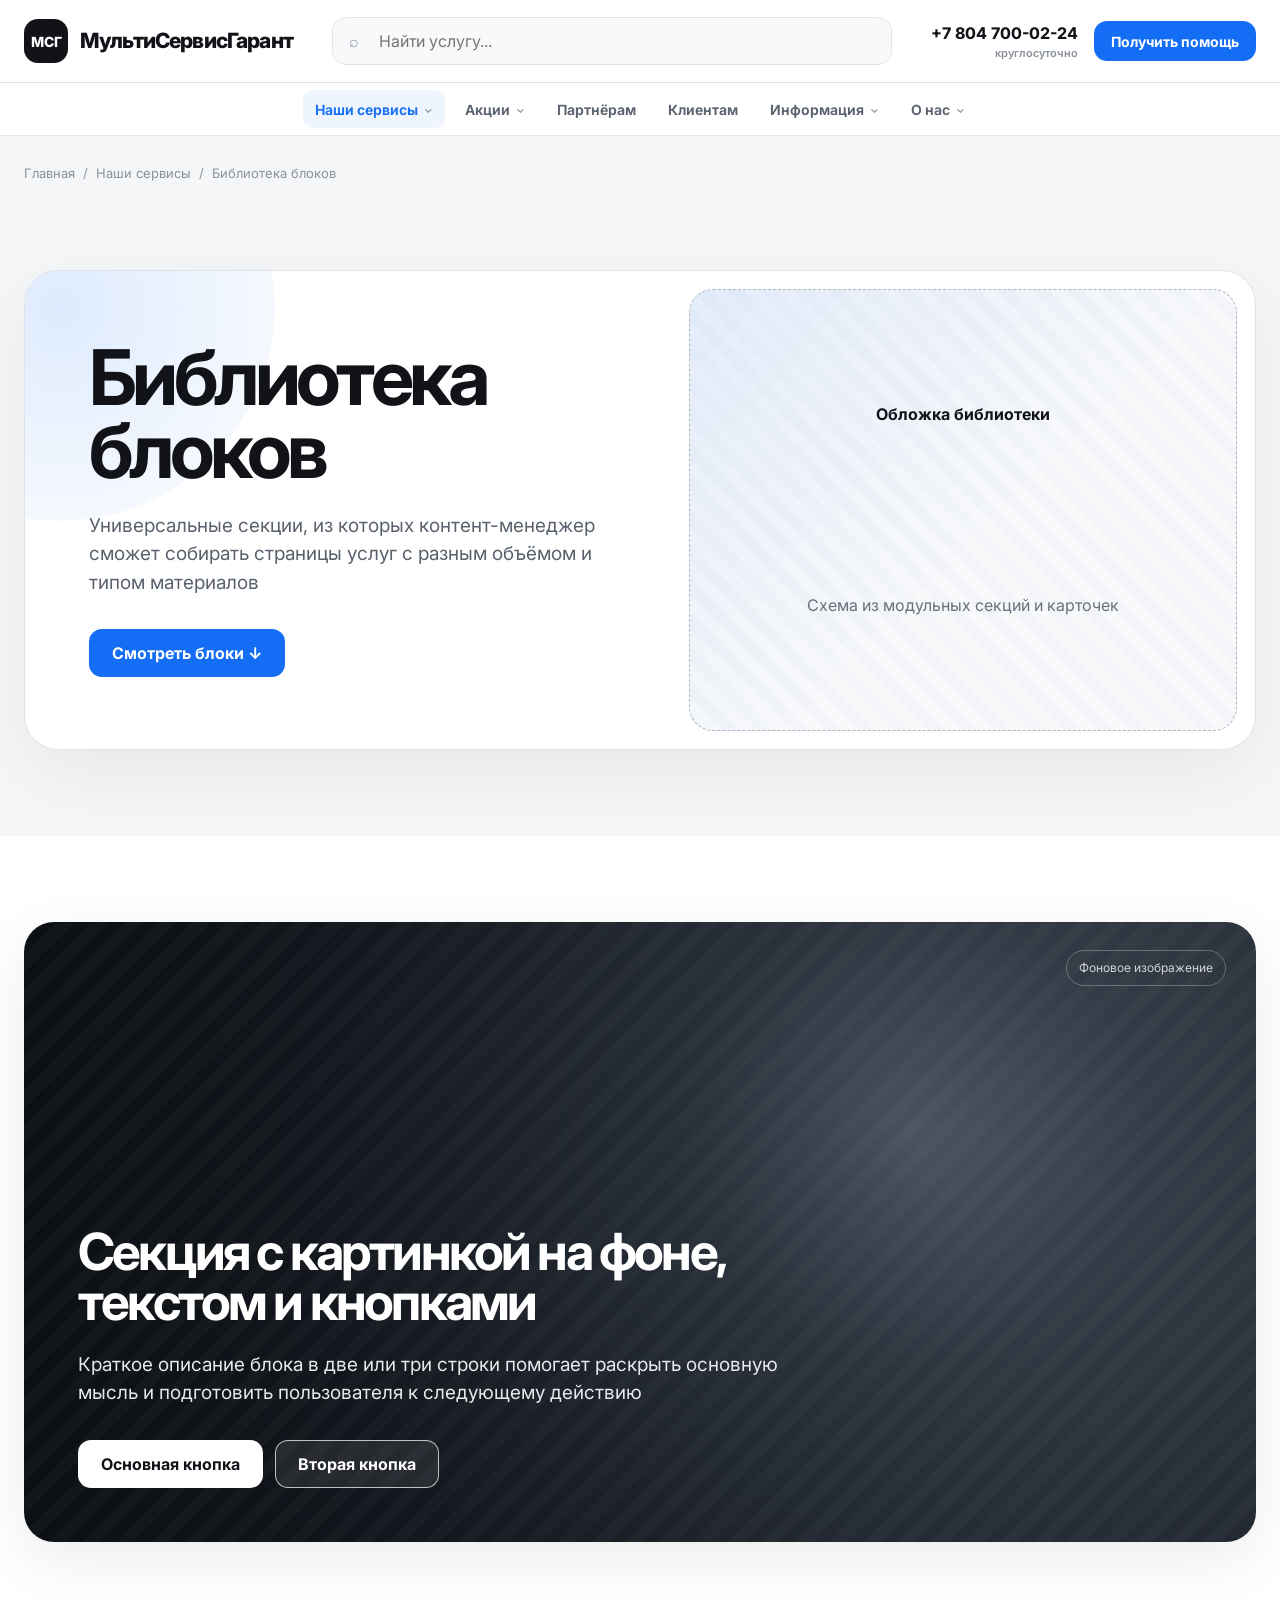
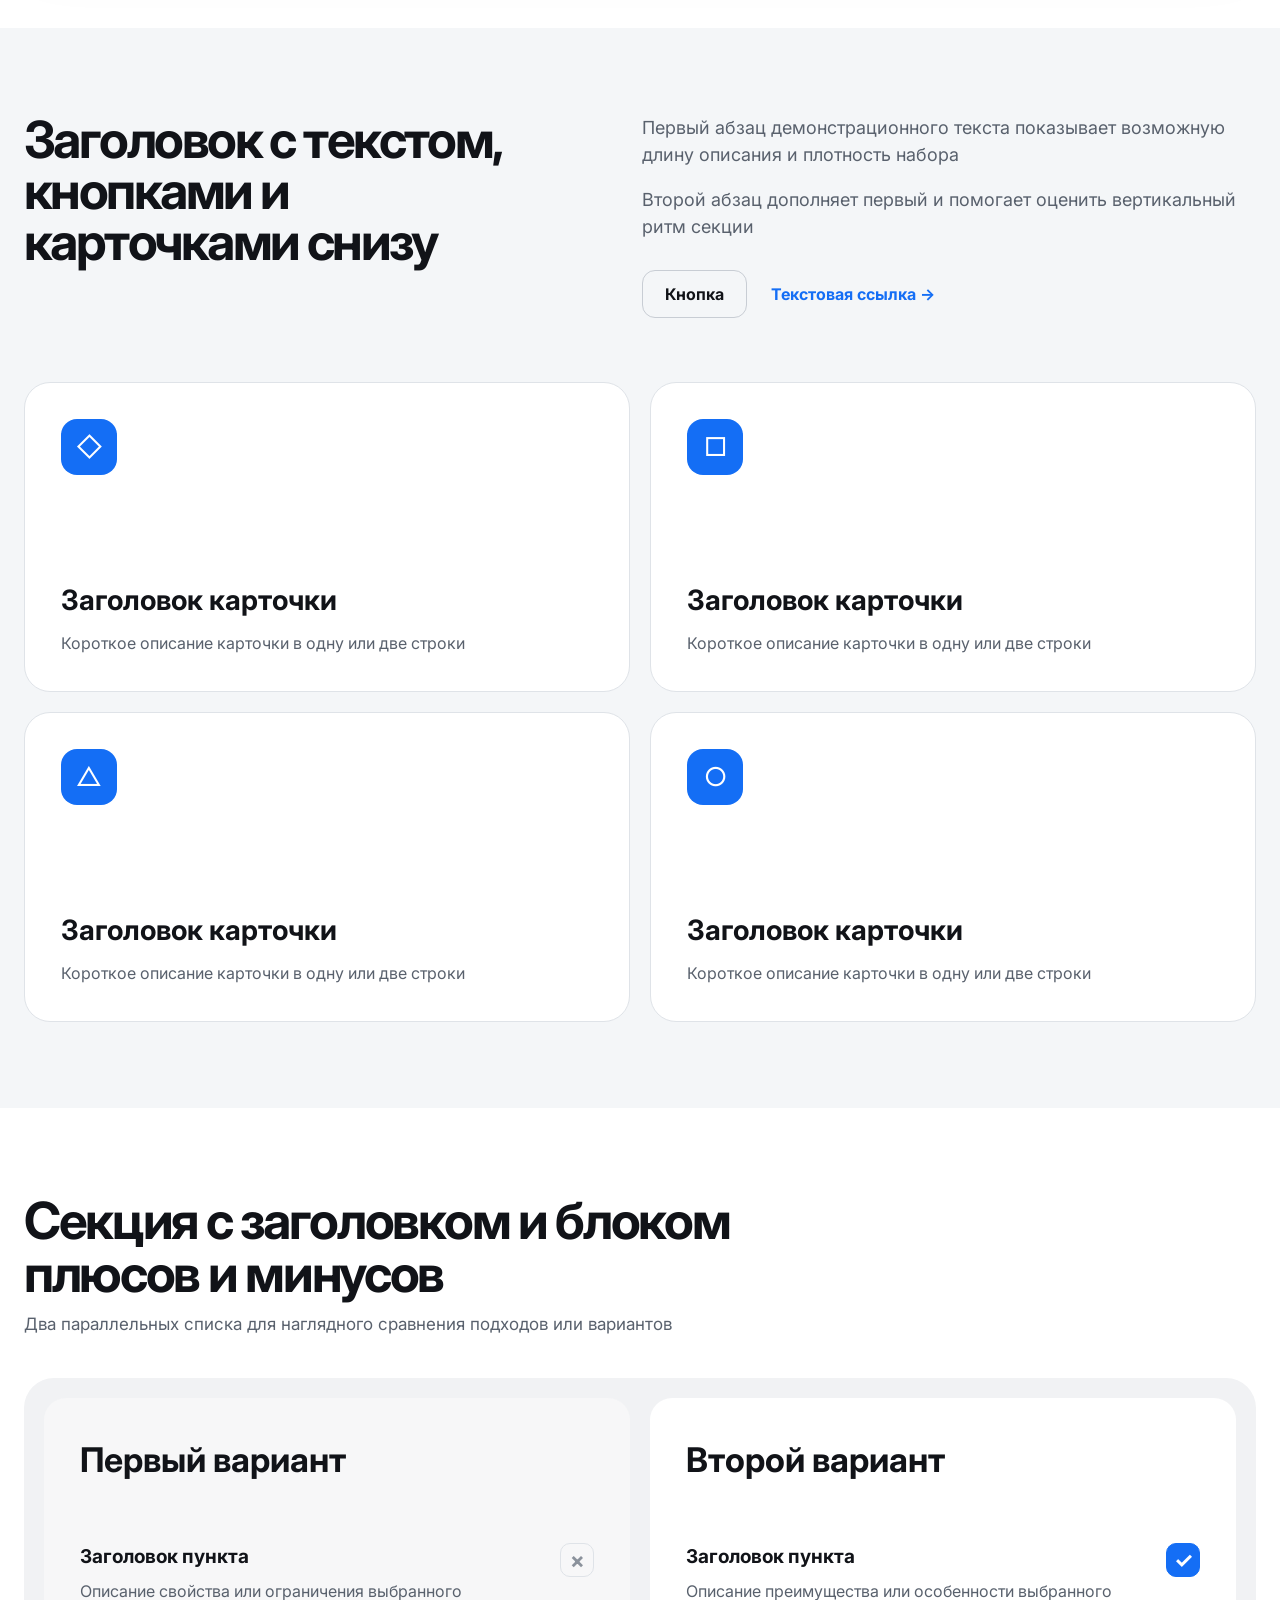
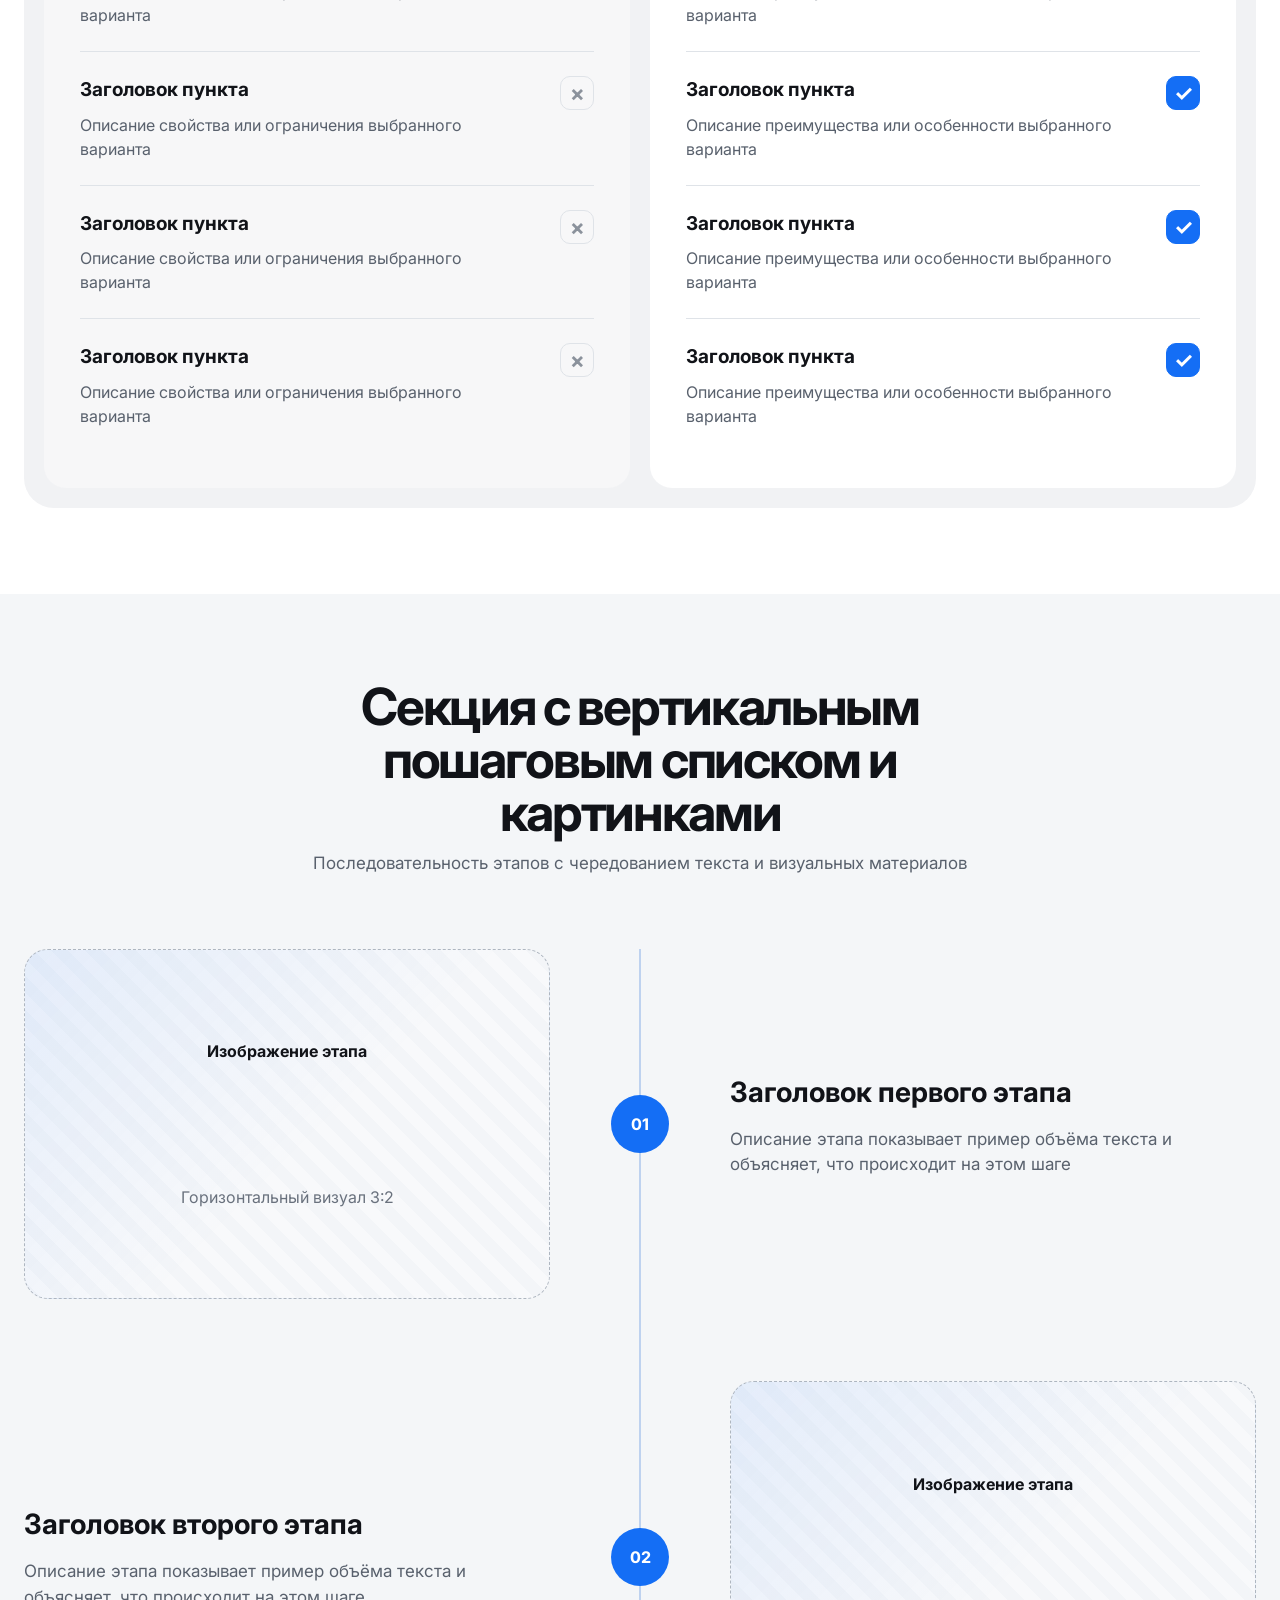
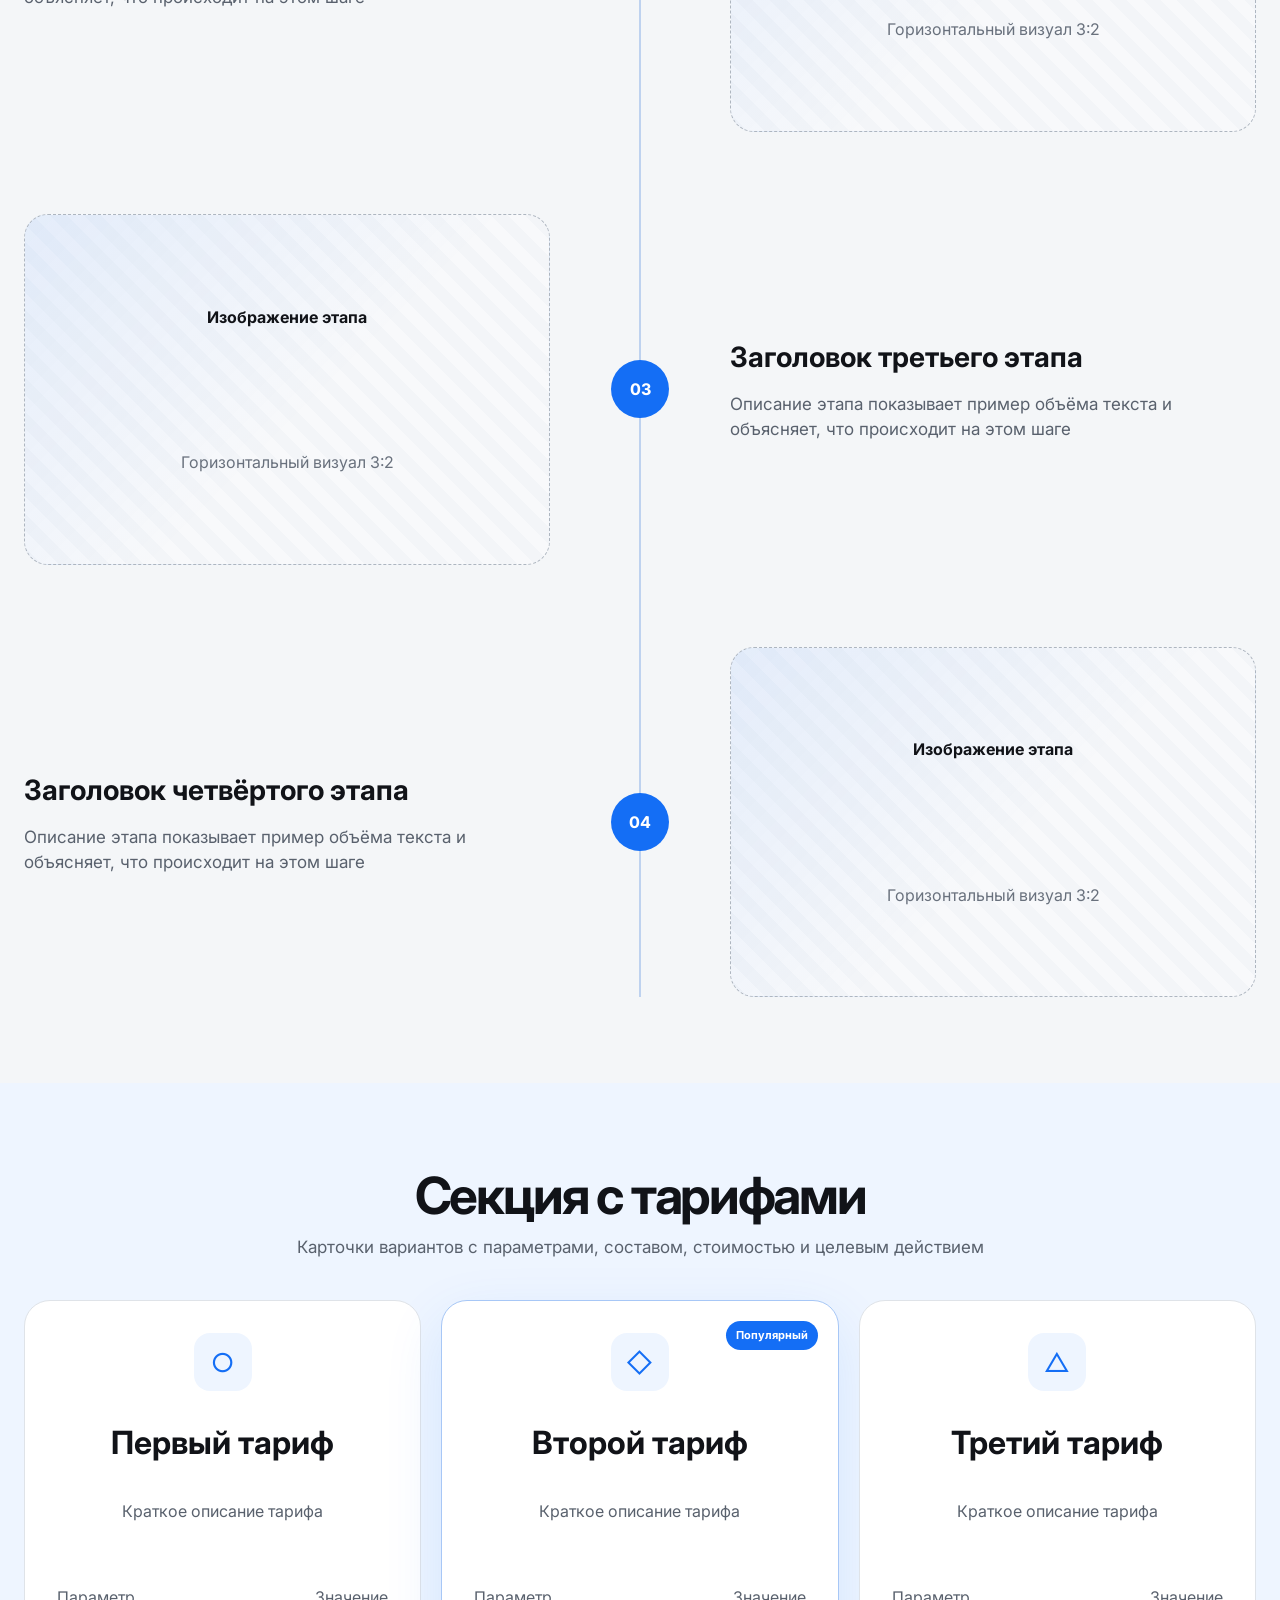
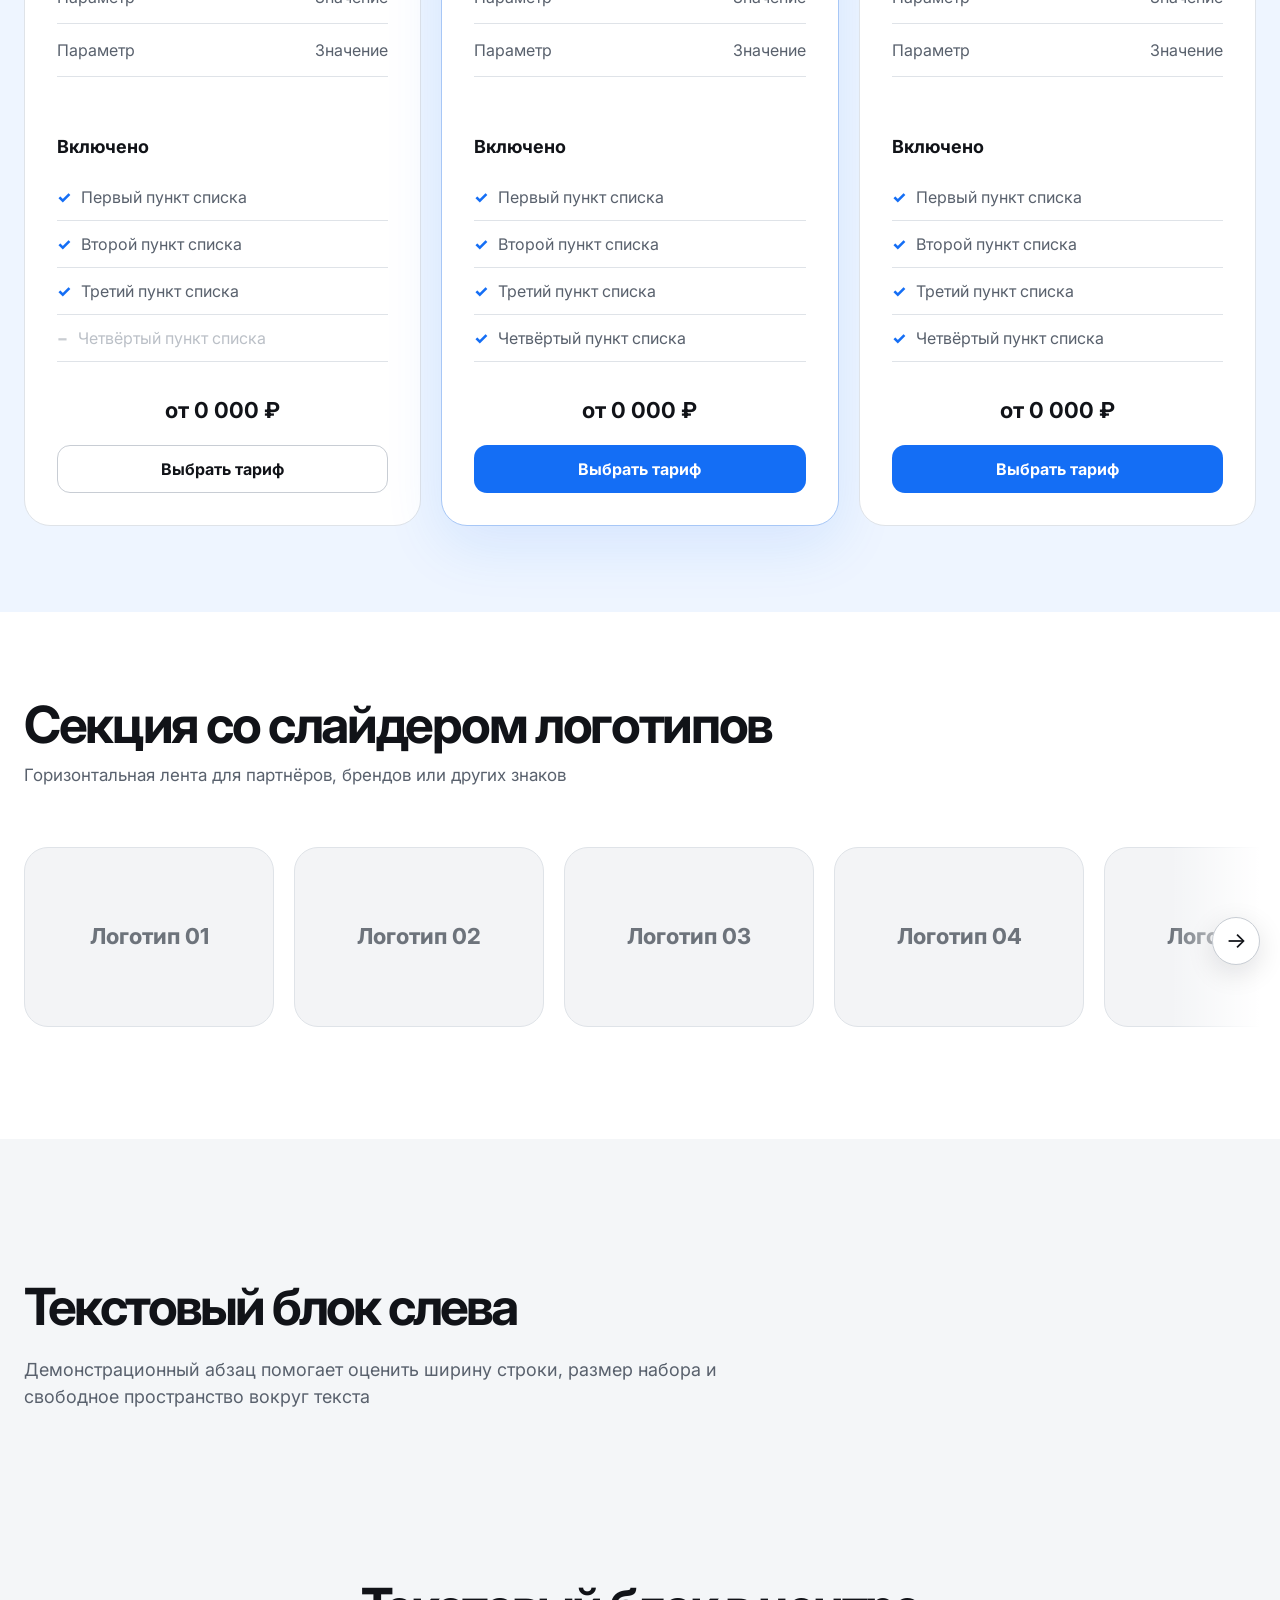
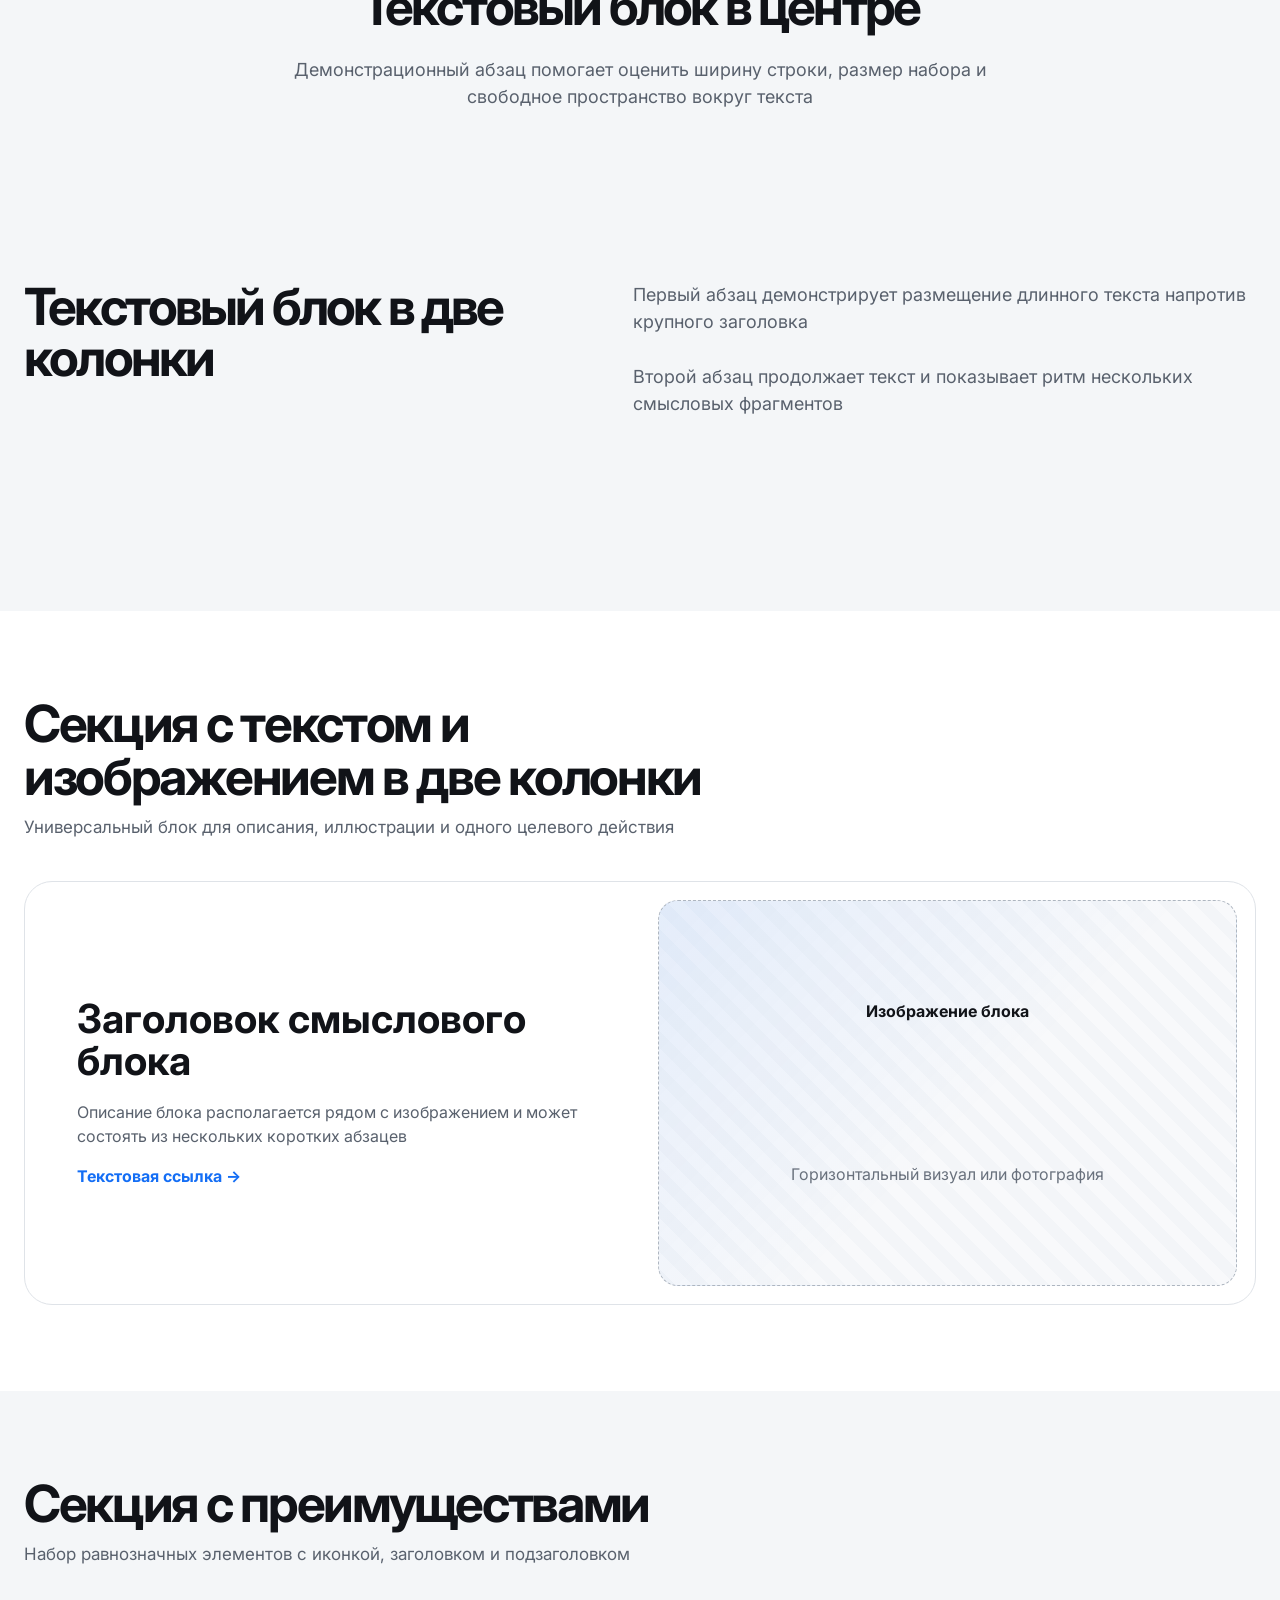
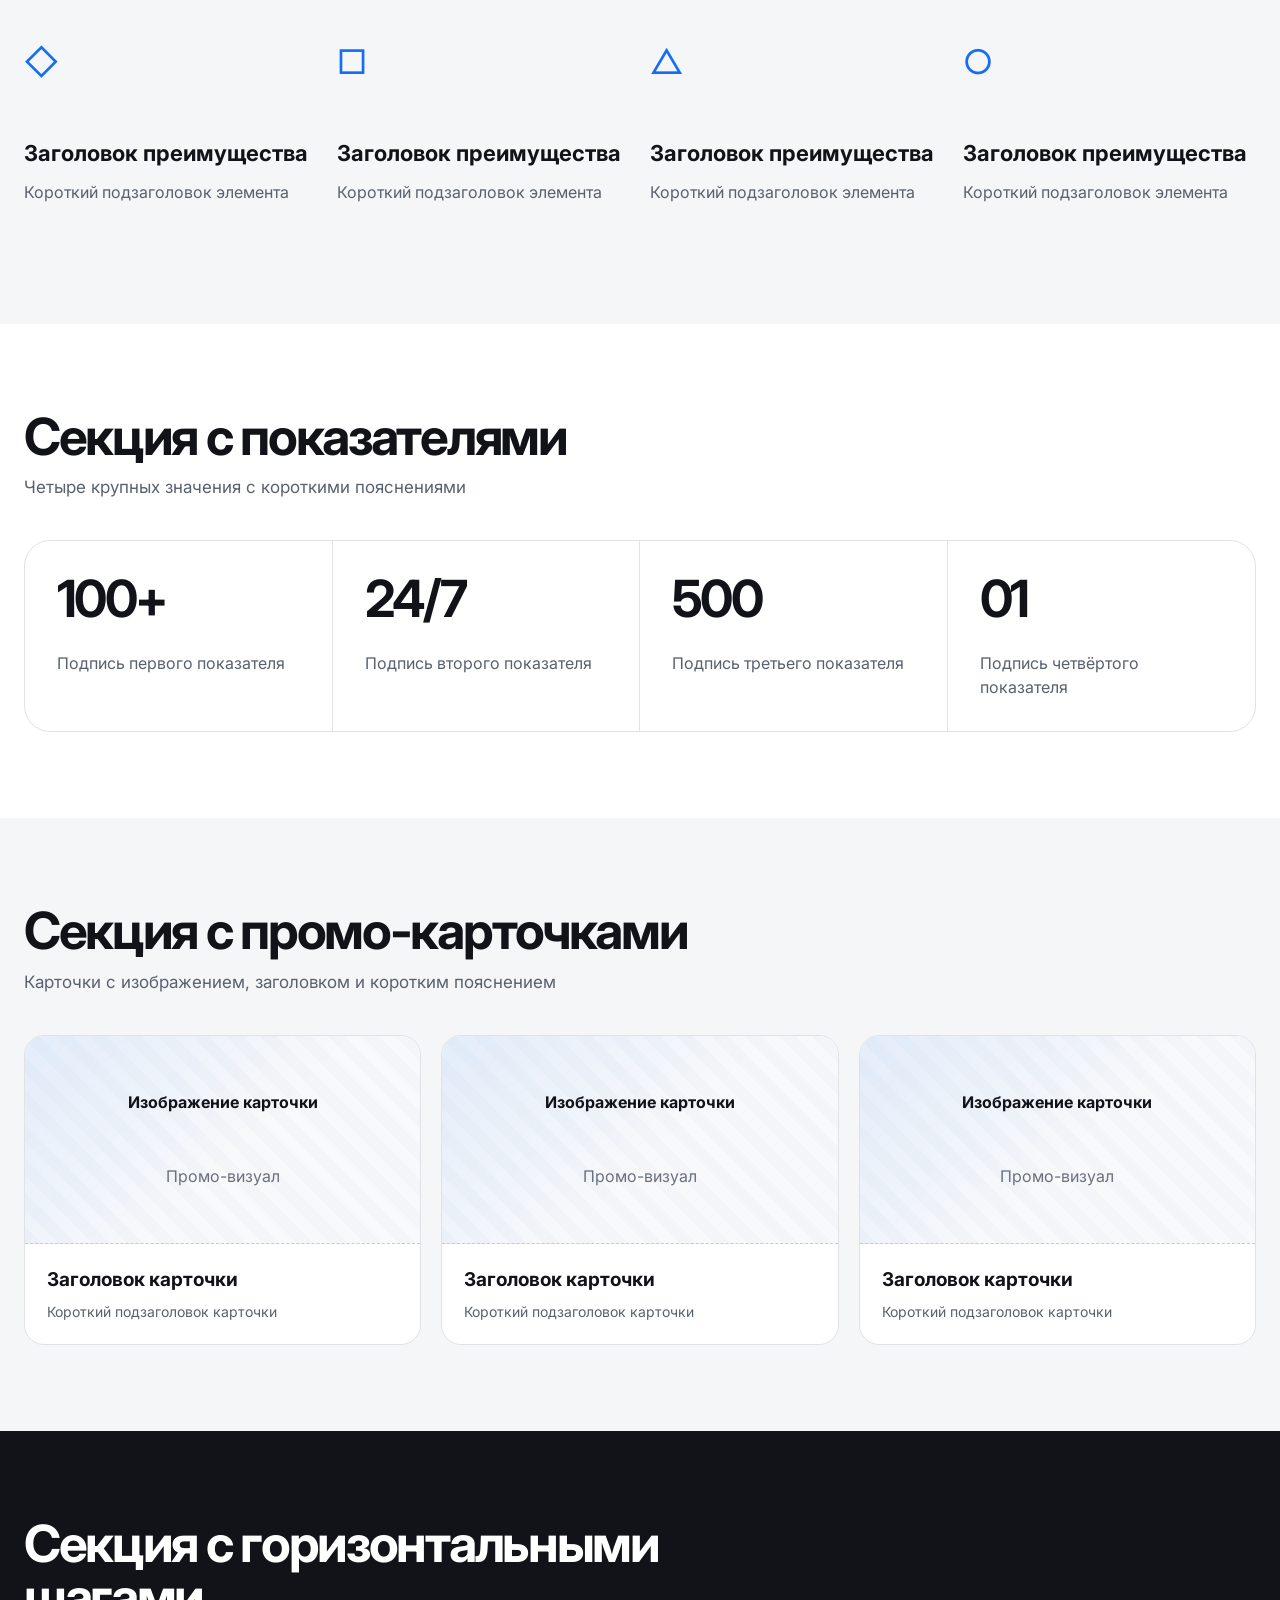
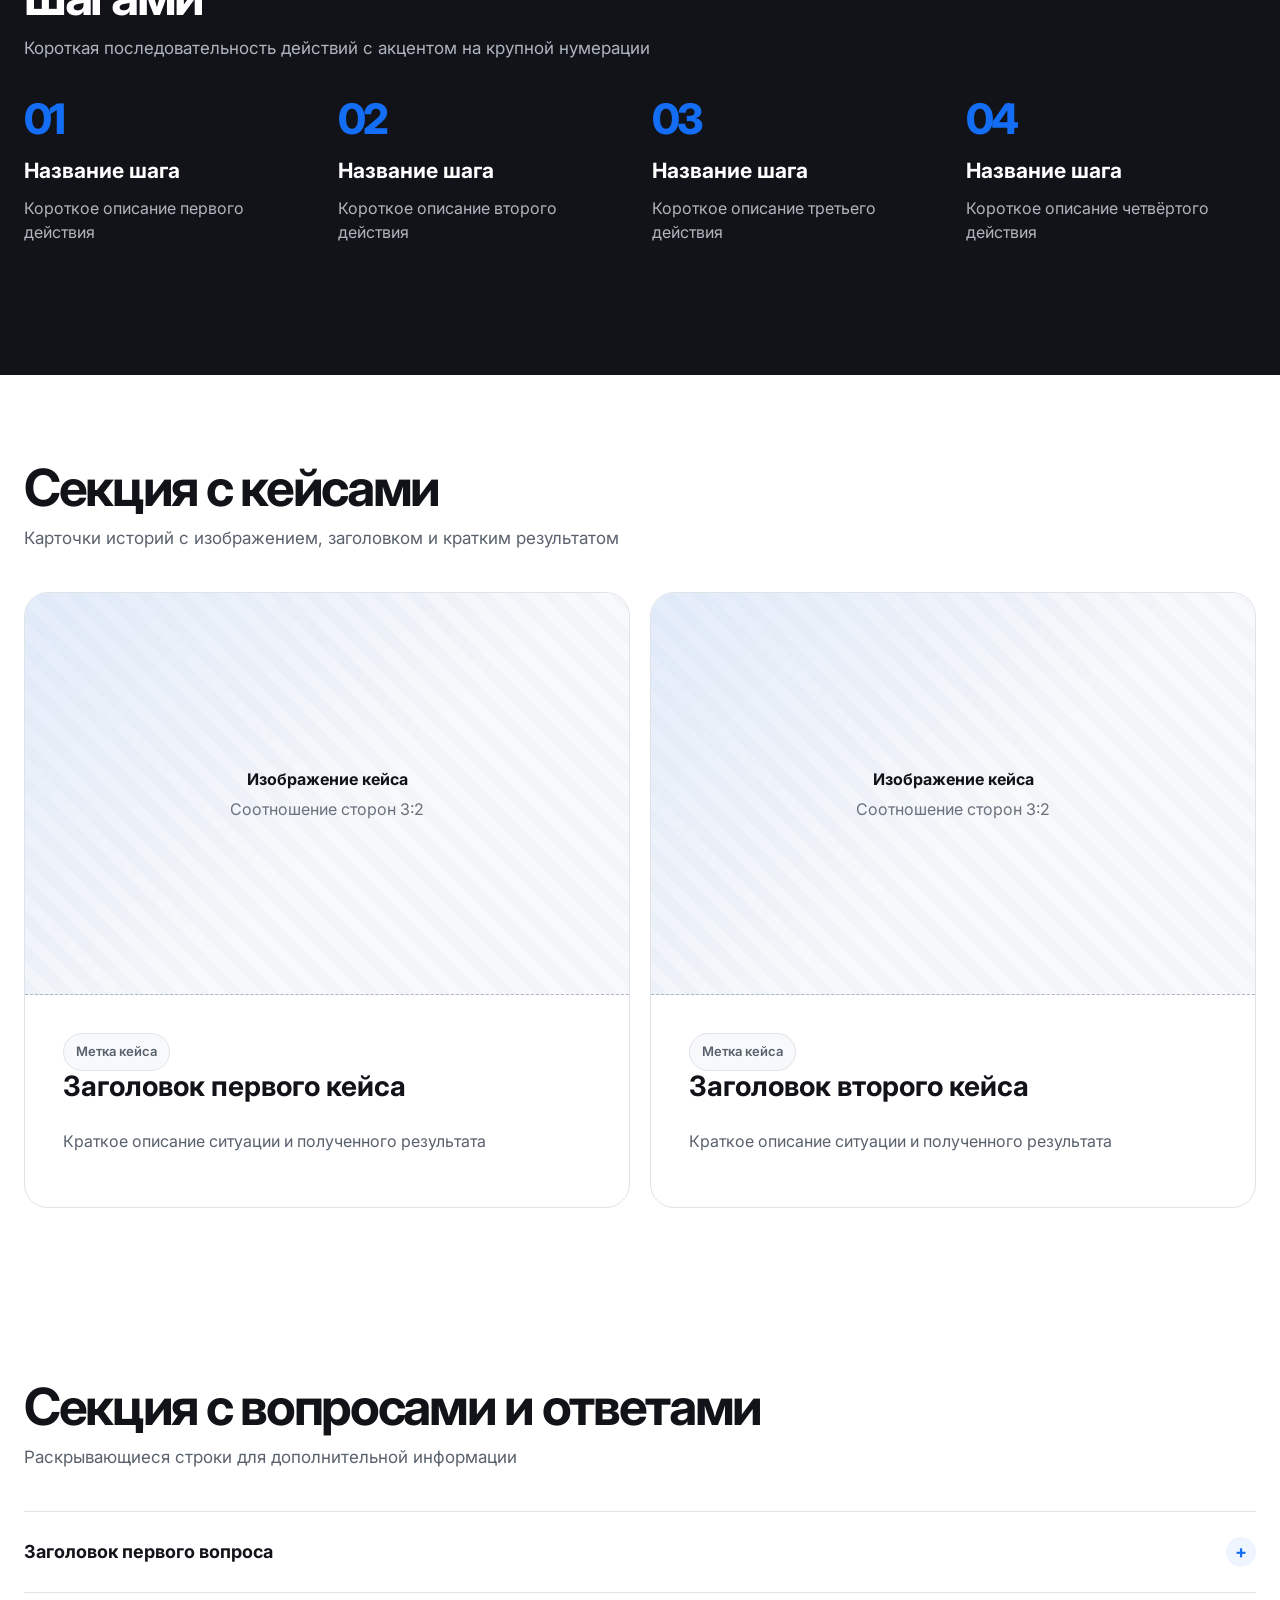
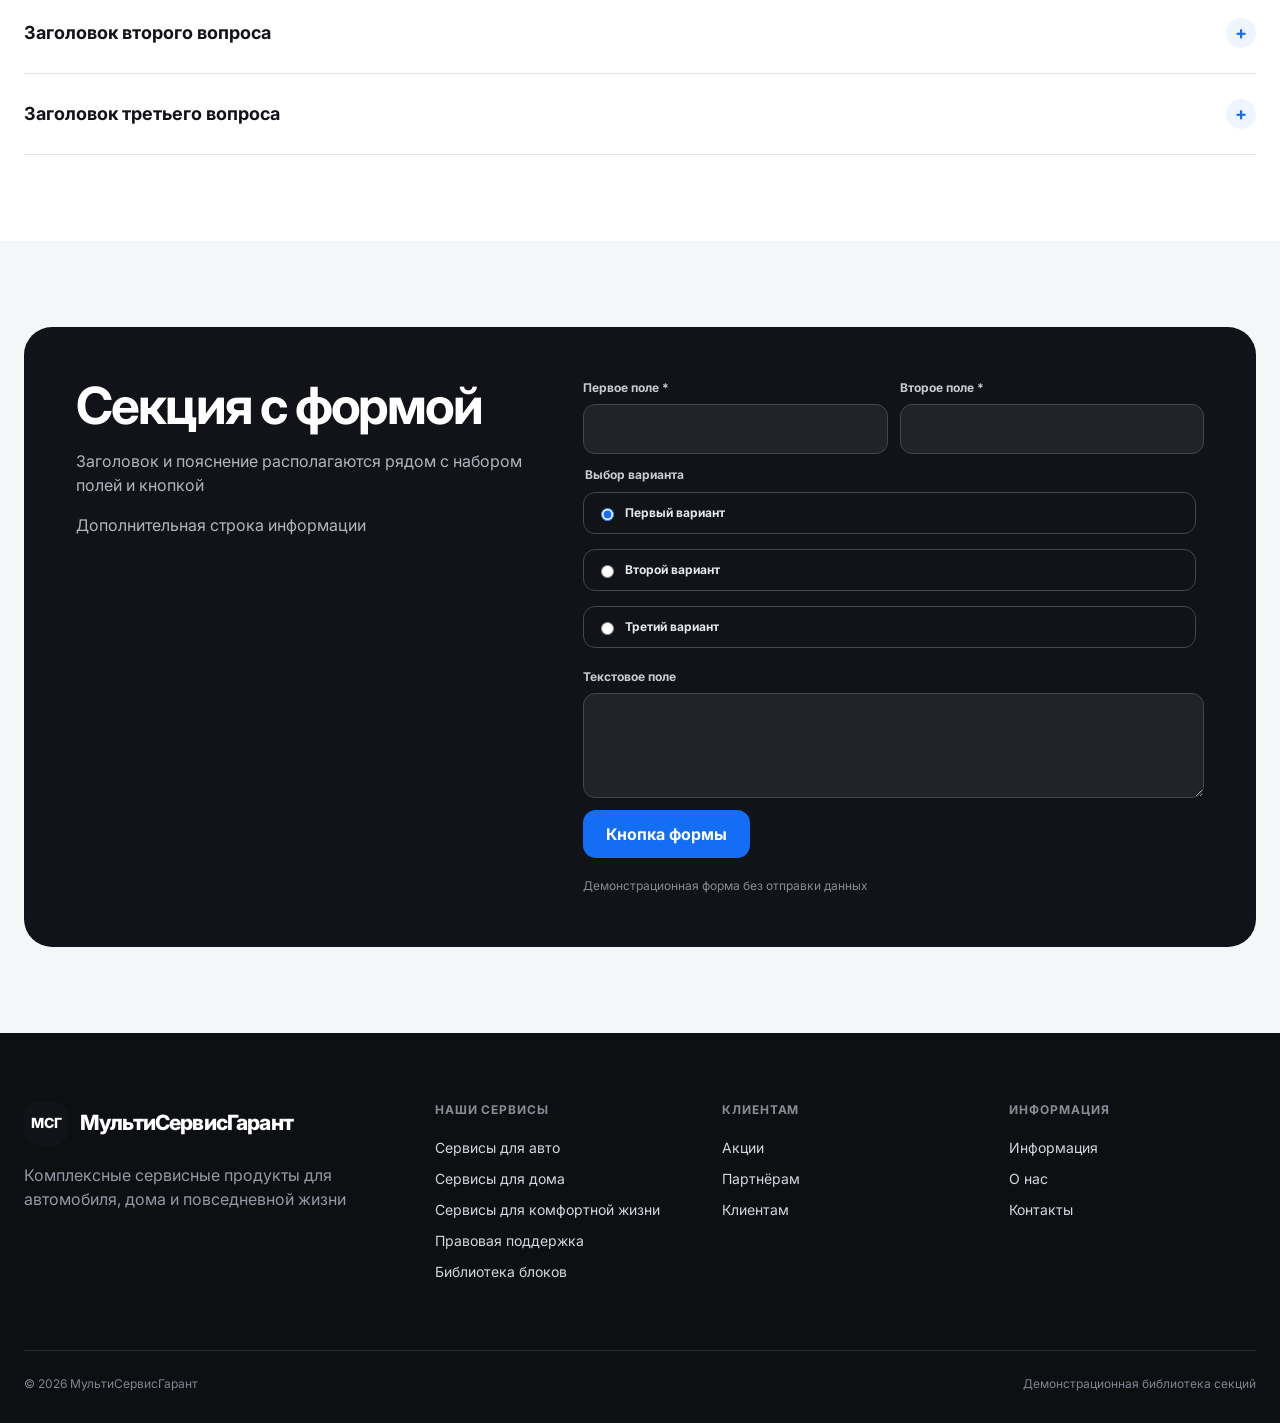
<file: service-blocks.html>
<!doctype html>
<html lang="ru">
<head>
  <meta charset="utf-8">
  <meta name="viewport" content="width=device-width, initial-scale=1">
  <meta name="description" content="Библиотека универсальных блоков для страниц услуг">
  <title>Библиотека блоков — МультиСервисГарант</title>
  <link rel="preconnect" href="https://fonts.googleapis.com">
  <link rel="preconnect" href="https://fonts.gstatic.com" crossorigin>
  <link href="https://fonts.googleapis.com/css2?family=Inter:wght@400;500;600;700;800&display=swap" rel="stylesheet">
  <link rel="stylesheet" href="styles.css?v=20260809-12">
  <script src="script.js?v=20260809-9" defer></script>
</head>
<body>
  <header class="site-header">
    <div class="container header-top">
      <a class="brand" href="index.html" aria-label="МультиСервисГарант — главная"><span class="brand-mark">МСГ</span><span class="brand-text">МультиСервисГарант</span></a>
      <div class="catalog-search">
        <div class="catalog-search__field"><span class="catalog-search__icon">⌕</span><input data-catalog-search type="search" placeholder="Найти услугу..." aria-label="Поиск по каталогу услуг" autocomplete="off"></div>
        <div class="search-results" role="listbox"></div>
      </div>
      <div class="header-actions"><a class="support-phone" href="tel:+78047000224">+7 804 700-02-24<small>круглосуточно</small></a><a class="button button--small" href="clients.html" data-placeholder-link>Получить помощь</a><button class="menu-toggle" data-menu-toggle type="button" aria-label="Открыть меню" aria-expanded="false">☰</button></div>
    </div>
    <div class="header-nav-wrap">
      <nav class="container header-nav" aria-label="Основная навигация">
        <div class="nav-item">
          <a href="index.html" aria-current="page">Наши сервисы <span class="nav-caret">⌄</span></a>
          <div class="nav-dropdown nav-dropdown--services">
            <a href="auto-services.html" data-placeholder-link><span>🚘</span><span>Сервисы для авто<small>Помощь на дороге и автомобильные продукты</small></span></a>
            <a href="life-services.html"><span>🏠</span><span>Сервисы для дома<small>Мастера, диагностика и недвижимость</small></span></a>
            <a aria-disabled="true"><span>✨</span><span>Сервисы для комфортной жизни<small>Поддержка в повседневных и важных ситуациях</small></span></a>
            <a aria-disabled="true"><span>⚖️</span><span>Правовая поддержка<small>Юридические консультации и сопровождение</small></span></a>
            <a href="service-blocks.html" aria-current="page"><span>▦</span><span>Библиотека блоков<small>Все шаблонные секции для наполнения</small></span></a>
          </div>
        </div>
        <div class="nav-item"><a href="promotions.html" data-placeholder-link>Акции <span class="nav-caret">⌄</span></a><div class="nav-dropdown"><a href="promotions.html?offer=road" data-placeholder-link><span>Защита в поездке</span></a><a href="promotions.html?offer=finance" data-placeholder-link><span>Финансовая безопасность</span></a><a href="promotions.html?offer=home" data-placeholder-link><span>Дом готов к сезону</span></a></div></div>
        <a href="partners.html" data-placeholder-link>Партнёрам</a><a href="clients.html" data-placeholder-link>Клиентам</a>
        <div class="nav-item"><a href="information.html" data-placeholder-link>Информация <span class="nav-caret">⌄</span></a><div class="nav-dropdown nav-dropdown--right"><a href="news.html" data-placeholder-link><span>Новости</span></a><a href="legal.html" data-placeholder-link><span>Правовая информация</span></a></div></div>
        <div class="nav-item"><a href="about.html" data-placeholder-link>О нас <span class="nav-caret">⌄</span></a><div class="nav-dropdown nav-dropdown--right"><a href="contacts.html" data-placeholder-link><span>Контакты</span></a><a href="legal.html" data-placeholder-link><span>Правовая информация</span></a><a href="privacy.html" data-placeholder-link><span>Политика обработки персональных данных</span></a></div></div>
      </nav>
    </div>
  </header>

  <main class="blocks-library">
    <div class="container breadcrumbs"><a href="index.html">Главная</a><span><a href="index.html">Наши сервисы</a></span><span>Библиотека блоков</span></div>

    <section class="section blocks-library__intro">
      <div class="container hero-card">
        <div class="hero-copy"><h1>Библиотека блоков</h1><p>Универсальные секции, из которых контент-менеджер сможет собирать страницы услуг с разным объёмом и типом материалов</p><a class="button" href="#background-block">Смотреть блоки ↓</a></div>
        <div class="hero-media media-placeholder"><strong>Обложка библиотеки</strong><span>Схема из модульных секций и карточек</span></div>
      </div>
    </section>

    <section class="section section--white" id="background-block">
      <div class="container">
        <div class="background-demo">
          <div class="background-demo__content"><h2>Секция с картинкой на фоне, текстом и кнопками</h2><p>Краткое описание блока в две или три строки помогает раскрыть основную мысль и подготовить пользователя к следующему действию</p><div class="hero-actions"><a class="button button--light" href="#">Основная кнопка</a><a class="button button--ghost-light" href="#">Вторая кнопка</a></div></div>
          <span class="background-demo__label">Фоновое изображение</span>
        </div>
      </div>
    </section>

    <section class="section" id="cards-block">
      <div class="container">
        <div class="intro-and-cards__top"><h2>Заголовок с текстом, кнопками и карточками снизу</h2><div><p>Первый абзац демонстрационного текста показывает возможную длину описания и плотность набора</p><p>Второй абзац дополняет первый и помогает оценить вертикальный ритм секции</p><div class="inline-actions"><a class="button button--outline" href="#">Кнопка</a><a class="text-link" href="#">Текстовая ссылка →</a></div></div></div>
        <div class="feature-demo-grid">
          <article class="feature-demo-card"><span class="feature-demo-card__icon">◇</span><h3>Заголовок карточки</h3><p>Короткое описание карточки в одну или две строки</p></article>
          <article class="feature-demo-card"><span class="feature-demo-card__icon">□</span><h3>Заголовок карточки</h3><p>Короткое описание карточки в одну или две строки</p></article>
          <article class="feature-demo-card"><span class="feature-demo-card__icon">△</span><h3>Заголовок карточки</h3><p>Короткое описание карточки в одну или две строки</p></article>
          <article class="feature-demo-card"><span class="feature-demo-card__icon">○</span><h3>Заголовок карточки</h3><p>Короткое описание карточки в одну или две строки</p></article>
        </div>
      </div>
    </section>

    <section class="section section--white" id="comparison-block">
      <div class="container"><div class="section-heading"><div class="section-heading__copy"><h2>Секция с заголовком и блоком плюсов и минусов</h2><p>Два параллельных списка для наглядного сравнения подходов или вариантов</p></div></div>
        <div class="pros-cons">
          <article class="pros-cons__panel pros-cons__panel--muted"><h3>Первый вариант</h3>
            <div class="pros-cons__row"><div><strong>Заголовок пункта</strong><p>Описание свойства или ограничения выбранного варианта</p></div><span>×</span></div>
            <div class="pros-cons__row"><div><strong>Заголовок пункта</strong><p>Описание свойства или ограничения выбранного варианта</p></div><span>×</span></div>
            <div class="pros-cons__row"><div><strong>Заголовок пункта</strong><p>Описание свойства или ограничения выбранного варианта</p></div><span>×</span></div>
            <div class="pros-cons__row"><div><strong>Заголовок пункта</strong><p>Описание свойства или ограничения выбранного варианта</p></div><span>×</span></div>
          </article>
          <article class="pros-cons__panel"><h3>Второй вариант</h3>
            <div class="pros-cons__row"><div><strong>Заголовок пункта</strong><p>Описание преимущества или особенности выбранного варианта</p></div><span class="is-positive">✓</span></div>
            <div class="pros-cons__row"><div><strong>Заголовок пункта</strong><p>Описание преимущества или особенности выбранного варианта</p></div><span class="is-positive">✓</span></div>
            <div class="pros-cons__row"><div><strong>Заголовок пункта</strong><p>Описание преимущества или особенности выбранного варианта</p></div><span class="is-positive">✓</span></div>
            <div class="pros-cons__row"><div><strong>Заголовок пункта</strong><p>Описание преимущества или особенности выбранного варианта</p></div><span class="is-positive">✓</span></div>
          </article>
        </div>
      </div>
    </section>

    <section class="section" id="timeline-block">
      <div class="container"><div class="section-heading section-heading--center"><div class="section-heading__copy"><h2>Секция с вертикальным пошаговым списком и картинками</h2><p>Последовательность этапов с чередованием текста и визуальных материалов</p></div></div>
        <div class="vertical-timeline">
          <article class="timeline-entry"><div class="timeline-entry__media media-placeholder"><strong>Изображение этапа</strong><span>Горизонтальный визуал 3:2</span></div><span class="timeline-entry__number">01</span><div class="timeline-entry__copy"><h3>Заголовок первого этапа</h3><p>Описание этапа показывает пример объёма текста и объясняет, что происходит на этом шаге</p></div></article>
          <article class="timeline-entry"><div class="timeline-entry__media media-placeholder"><strong>Изображение этапа</strong><span>Горизонтальный визуал 3:2</span></div><span class="timeline-entry__number">02</span><div class="timeline-entry__copy"><h3>Заголовок второго этапа</h3><p>Описание этапа показывает пример объёма текста и объясняет, что происходит на этом шаге</p></div></article>
          <article class="timeline-entry"><div class="timeline-entry__media media-placeholder"><strong>Изображение этапа</strong><span>Горизонтальный визуал 3:2</span></div><span class="timeline-entry__number">03</span><div class="timeline-entry__copy"><h3>Заголовок третьего этапа</h3><p>Описание этапа показывает пример объёма текста и объясняет, что происходит на этом шаге</p></div></article>
          <article class="timeline-entry"><div class="timeline-entry__media media-placeholder"><strong>Изображение этапа</strong><span>Горизонтальный визуал 3:2</span></div><span class="timeline-entry__number">04</span><div class="timeline-entry__copy"><h3>Заголовок четвёртого этапа</h3><p>Описание этапа показывает пример объёма текста и объясняет, что происходит на этом шаге</p></div></article>
        </div>
      </div>
    </section>

    <section class="section section--blue" id="tariffs-block">
      <div class="container"><div class="section-heading section-heading--center"><div class="section-heading__copy"><h2>Секция с тарифами</h2><p>Карточки вариантов с параметрами, составом, стоимостью и целевым действием</p></div></div>
        <div class="library-tariffs">
          <article class="library-tariff"><span class="library-tariff__icon">○</span><h3>Первый тариф</h3><p class="library-tariff__lead">Краткое описание тарифа</p><dl><div><dt>Параметр</dt><dd>Значение</dd></div><div><dt>Параметр</dt><dd>Значение</dd></div></dl><h4>Включено</h4><ul><li>Первый пункт списка</li><li>Второй пункт списка</li><li>Третий пункт списка</li><li class="is-disabled">Четвёртый пункт списка</li></ul><div class="library-tariff__bottom"><strong>от 0 000 ₽</strong><a class="button button--outline" href="#">Выбрать тариф</a></div></article>
          <article class="library-tariff library-tariff--accent"><span class="library-tariff__badge">Популярный</span><span class="library-tariff__icon">◇</span><h3>Второй тариф</h3><p class="library-tariff__lead">Краткое описание тарифа</p><dl><div><dt>Параметр</dt><dd>Значение</dd></div><div><dt>Параметр</dt><dd>Значение</dd></div></dl><h4>Включено</h4><ul><li>Первый пункт списка</li><li>Второй пункт списка</li><li>Третий пункт списка</li><li>Четвёртый пункт списка</li></ul><div class="library-tariff__bottom"><strong>от 0 000 ₽</strong><a class="button" href="#">Выбрать тариф</a></div></article>
          <article class="library-tariff"><span class="library-tariff__icon">△</span><h3>Третий тариф</h3><p class="library-tariff__lead">Краткое описание тарифа</p><dl><div><dt>Параметр</dt><dd>Значение</dd></div><div><dt>Параметр</dt><dd>Значение</dd></div></dl><h4>Включено</h4><ul><li>Первый пункт списка</li><li>Второй пункт списка</li><li>Третий пункт списка</li><li>Четвёртый пункт списка</li></ul><div class="library-tariff__bottom"><strong>от 0 000 ₽</strong><a class="button" href="#">Выбрать тариф</a></div></article>
        </div>
      </div>
    </section>

    <section class="section section--white" id="logos-block">
      <div class="container"><div class="section-heading"><div class="section-heading__copy"><h2>Секция со слайдером логотипов</h2><p>Горизонтальная лента для партнёров, брендов или других знаков</p></div></div></div>
      <div class="logo-demo-slider" data-service-slider>
        <div class="logo-demo-slider__viewport" data-service-viewport><div class="logo-demo-slider__track"><div class="logo-demo-card">Логотип 01</div><div class="logo-demo-card">Логотип 02</div><div class="logo-demo-card">Логотип 03</div><div class="logo-demo-card">Логотип 04</div><div class="logo-demo-card">Логотип 05</div><div class="logo-demo-card">Логотип 06</div><div class="logo-demo-card">Логотип 07</div></div></div>
        <div class="logo-demo-slider__controls"><button type="button" aria-label="Предыдущие логотипы" data-service-prev hidden>←</button><button type="button" aria-label="Следующие логотипы" data-service-next>→</button></div>
      </div>
    </section>

    <section class="section" id="text-blocks">
      <div class="container">
        <div class="text-demo text-demo--left"><h2>Текстовый блок слева</h2><p>Демонстрационный абзац помогает оценить ширину строки, размер набора и свободное пространство вокруг текста</p></div>
        <div class="text-demo text-demo--center"><h2>Текстовый блок в центре</h2><p>Демонстрационный абзац помогает оценить ширину строки, размер набора и свободное пространство вокруг текста</p></div>
        <div class="text-demo text-demo--columns"><h2>Текстовый блок в две колонки</h2><div><p>Первый абзац демонстрирует размещение длинного текста напротив крупного заголовка</p><p>Второй абзац продолжает текст и показывает ритм нескольких смысловых фрагментов</p></div></div>
      </div>
    </section>

    <section class="section section--white" id="split-block">
      <div class="container"><div class="section-heading"><div class="section-heading__copy"><h2>Секция с текстом и изображением в две колонки</h2><p>Универсальный блок для описания, иллюстрации и одного целевого действия</p></div></div><div class="split-panel"><div><h3>Заголовок смыслового блока</h3><p>Описание блока располагается рядом с изображением и может состоять из нескольких коротких абзацев</p><a class="text-link" href="#">Текстовая ссылка →</a></div><div class="media-placeholder"><strong>Изображение блока</strong><span>Горизонтальный визуал или фотография</span></div></div></div>
    </section>

    <section class="section" id="simple-cards">
      <div class="container"><div class="section-heading"><div class="section-heading__copy"><h2>Секция с преимуществами</h2><p>Набор равнозначных элементов с иконкой, заголовком и подзаголовком</p></div></div><div class="grid grid--4 library-simple-cards"><article><span>◇</span><h3>Заголовок преимущества</h3><p>Короткий подзаголовок элемента</p></article><article><span>□</span><h3>Заголовок преимущества</h3><p>Короткий подзаголовок элемента</p></article><article><span>△</span><h3>Заголовок преимущества</h3><p>Короткий подзаголовок элемента</p></article><article><span>○</span><h3>Заголовок преимущества</h3><p>Короткий подзаголовок элемента</p></article></div></div>
    </section>

    <section class="section section--white" id="stats-block">
      <div class="container"><div class="section-heading"><div class="section-heading__copy"><h2>Секция с показателями</h2><p>Четыре крупных значения с короткими пояснениями</p></div></div><div class="stats"><div class="stat"><strong>100+</strong><span>Подпись первого показателя</span></div><div class="stat"><strong>24/7</strong><span>Подпись второго показателя</span></div><div class="stat"><strong>500</strong><span>Подпись третьего показателя</span></div><div class="stat"><strong>01</strong><span>Подпись четвёртого показателя</span></div></div></div>
    </section>

    <section class="section" id="promo-block">
      <div class="container"><div class="section-heading"><div class="section-heading__copy"><h2>Секция с промо-карточками</h2><p>Карточки с изображением, заголовком и коротким пояснением</p></div></div><div class="grid grid--3"><article class="promo-card"><div class="media-placeholder"><strong>Изображение карточки</strong><span>Промо-визуал</span></div><div class="promo-card__copy"><h3>Заголовок карточки</h3><p>Короткий подзаголовок карточки</p></div></article><article class="promo-card"><div class="media-placeholder"><strong>Изображение карточки</strong><span>Промо-визуал</span></div><div class="promo-card__copy"><h3>Заголовок карточки</h3><p>Короткий подзаголовок карточки</p></div></article><article class="promo-card"><div class="media-placeholder"><strong>Изображение карточки</strong><span>Промо-визуал</span></div><div class="promo-card__copy"><h3>Заголовок карточки</h3><p>Короткий подзаголовок карточки</p></div></article></div></div>
    </section>

    <section class="section section--dark" id="steps-block">
      <div class="container"><div class="section-heading"><div class="section-heading__copy"><h2>Секция с горизонтальными шагами</h2><p>Короткая последовательность действий с акцентом на крупной нумерации</p></div></div><div class="steps library-steps"><article class="step"><span>01</span><h3>Название шага</h3><p>Короткое описание первого действия</p></article><article class="step"><span>02</span><h3>Название шага</h3><p>Короткое описание второго действия</p></article><article class="step"><span>03</span><h3>Название шага</h3><p>Короткое описание третьего действия</p></article><article class="step"><span>04</span><h3>Название шага</h3><p>Короткое описание четвёртого действия</p></article></div></div>
    </section>

    <section class="section section--white" id="cases-block">
      <div class="container">
        <div class="section-heading"><div class="section-heading__copy"><h2>Секция с кейсами</h2><p>Карточки историй с изображением, заголовком и кратким результатом</p></div></div>
        <div class="grid grid--2">
          <article class="case-card case-card--interactive" role="button" tabindex="0" data-case-open="demo-one" aria-label="Открыть первый демонстрационный кейс"><div class="case-card__media"><div class="media-placeholder"><div><strong>Изображение кейса</strong>Соотношение сторон 3:2</div></div></div><div class="case-card__copy"><span class="tag">Метка кейса</span><h3>Заголовок первого кейса</h3><p class="muted">Краткое описание ситуации и полученного результата</p></div></article>
          <article class="case-card case-card--interactive" role="button" tabindex="0" data-case-open="demo-two" aria-label="Открыть второй демонстрационный кейс"><div class="case-card__media"><div class="media-placeholder"><div><strong>Изображение кейса</strong>Соотношение сторон 3:2</div></div></div><div class="case-card__copy"><span class="tag">Метка кейса</span><h3>Заголовок второго кейса</h3><p class="muted">Краткое описание ситуации и полученного результата</p></div></article>
        </div>
      </div>
    </section>

    <dialog class="case-modal" data-case-modal aria-labelledby="case-modal-title">
      <button class="case-modal__close" type="button" data-case-close aria-label="Закрыть окно">×</button>
      <div class="case-modal__media"><div class="media-placeholder"><div><strong data-case-image-title>Изображение кейса</strong><span data-case-image-text></span></div></div></div>
      <div class="case-modal__content"><span class="tag" data-case-tag></span><h2 id="case-modal-title" data-case-title></h2><p class="case-modal__lead" data-case-lead></p><div class="case-modal__story" data-case-story></div><button class="button" type="button" data-case-consultation>Закрыть</button></div>
    </dialog>

    <section class="section section--white" id="faq-block">
      <div class="container"><div class="section-heading"><div class="section-heading__copy"><h2>Секция с вопросами и ответами</h2><p>Раскрывающиеся строки для дополнительной информации</p></div></div><div class="faq-list"><details class="faq-item"><summary>Заголовок первого вопроса</summary><p>Демонстрационный ответ на вопрос размещается внутри раскрывающегося блока</p></details><details class="faq-item"><summary>Заголовок второго вопроса</summary><p>Демонстрационный ответ на вопрос размещается внутри раскрывающегося блока</p></details><details class="faq-item"><summary>Заголовок третьего вопроса</summary><p>Демонстрационный ответ на вопрос размещается внутри раскрывающегося блока</p></details></div></div>
    </section>

    <section class="section" id="form-block"><div class="container form-card"><div><h2>Секция с формой</h2><p>Заголовок и пояснение располагаются рядом с набором полей и кнопкой</p><p>Дополнительная строка информации</p></div><form data-demo-form><div class="form-grid"><div class="field"><label for="demo-name">Первое поле *</label><input id="demo-name" required></div><div class="field"><label for="demo-phone">Второе поле *</label><input id="demo-phone" required></div><fieldset class="field field--full topic-options"><legend>Выбор варианта</legend><label><input type="radio" name="demo-topic" checked> Первый вариант</label><label><input type="radio" name="demo-topic"> Второй вариант</label><label><input type="radio" name="demo-topic"> Третий вариант</label></fieldset><div class="field field--full"><label for="demo-comment">Текстовое поле</label><textarea id="demo-comment"></textarea></div><div class="field field--full"><button class="button" type="submit">Кнопка формы</button><p class="form-note">Демонстрационная форма без отправки данных</p></div></div></form></div></section>
  </main>

  <footer class="site-footer"><div class="container"><div class="footer-grid"><div class="footer-brand"><a class="brand" href="index.html"><span class="brand-mark">МСГ</span><span>МультиСервисГарант</span></a><p>Комплексные сервисные продукты для автомобиля, дома и повседневной жизни</p></div><div class="footer-column"><h3>Наши сервисы</h3><a href="index.html#directions">Сервисы для авто</a><a href="life-services.html">Сервисы для дома</a><a aria-disabled="true">Сервисы для комфортной жизни</a><a aria-disabled="true">Правовая поддержка</a><a href="service-blocks.html">Библиотека блоков</a></div><div class="footer-column"><h3>Клиентам</h3><a href="promotions.html" data-placeholder-link>Акции</a><a href="partners.html" data-placeholder-link>Партнёрам</a><a href="clients.html" data-placeholder-link>Клиентам</a></div><div class="footer-column"><h3>Информация</h3><a href="information.html" data-placeholder-link>Информация</a><a href="about.html" data-placeholder-link>О нас</a><a href="contacts.html" data-placeholder-link>Контакты</a></div></div><div class="footer-bottom"><span>© 2026 МультиСервисГарант</span><span>Демонстрационная библиотека секций</span></div></div></footer>
</body>
</html>
</file>
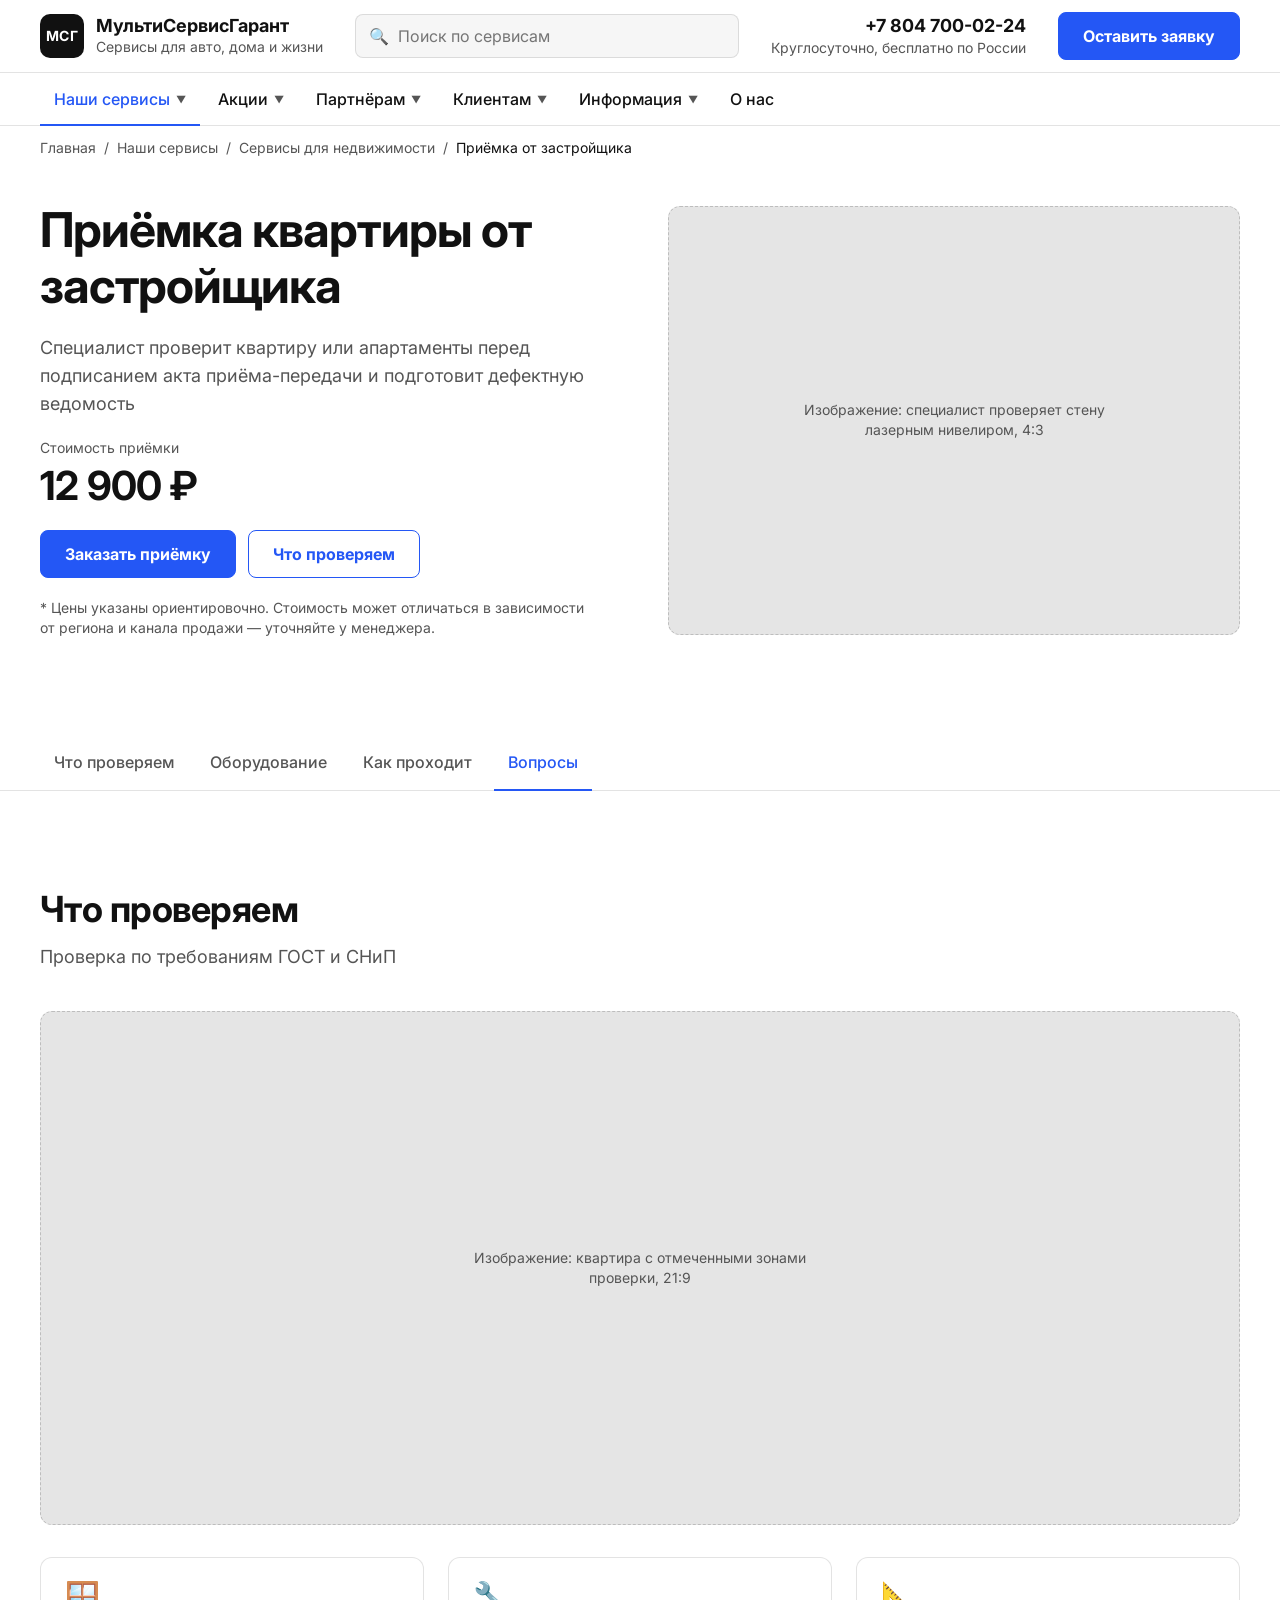
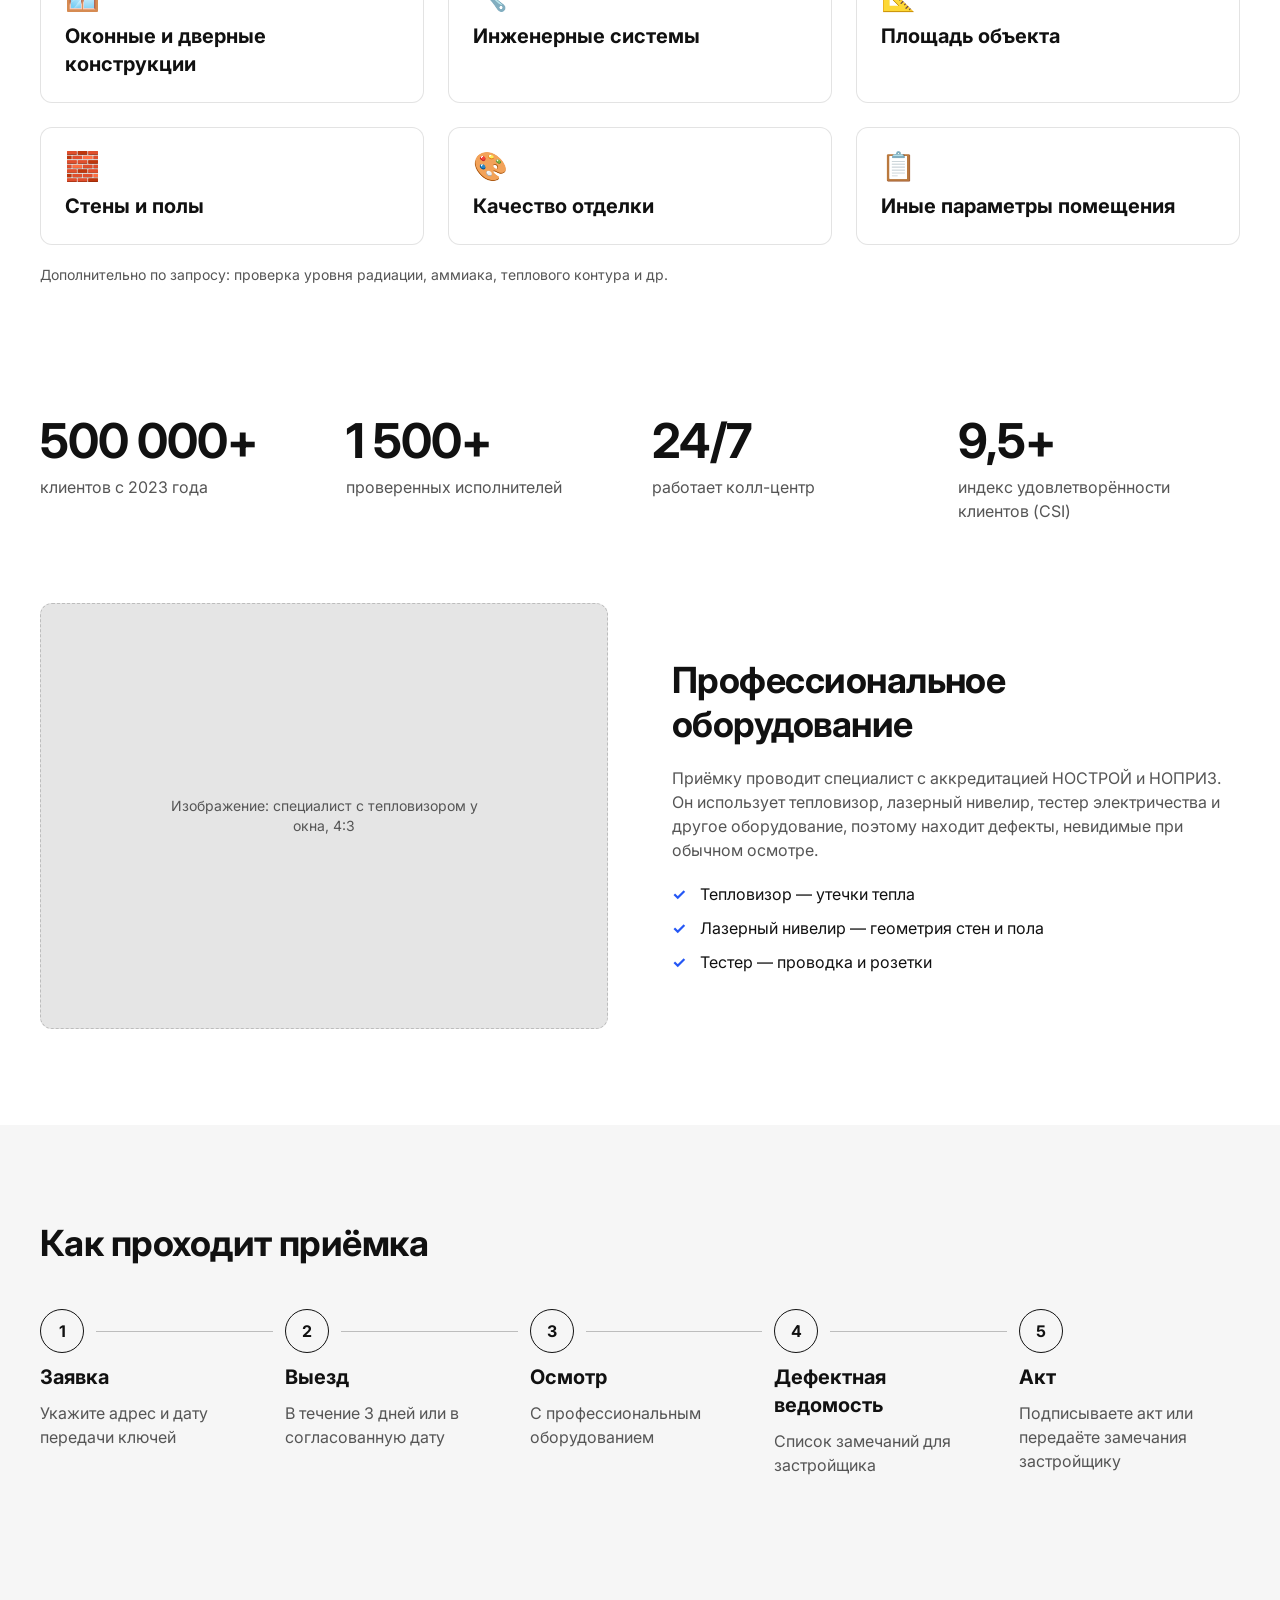
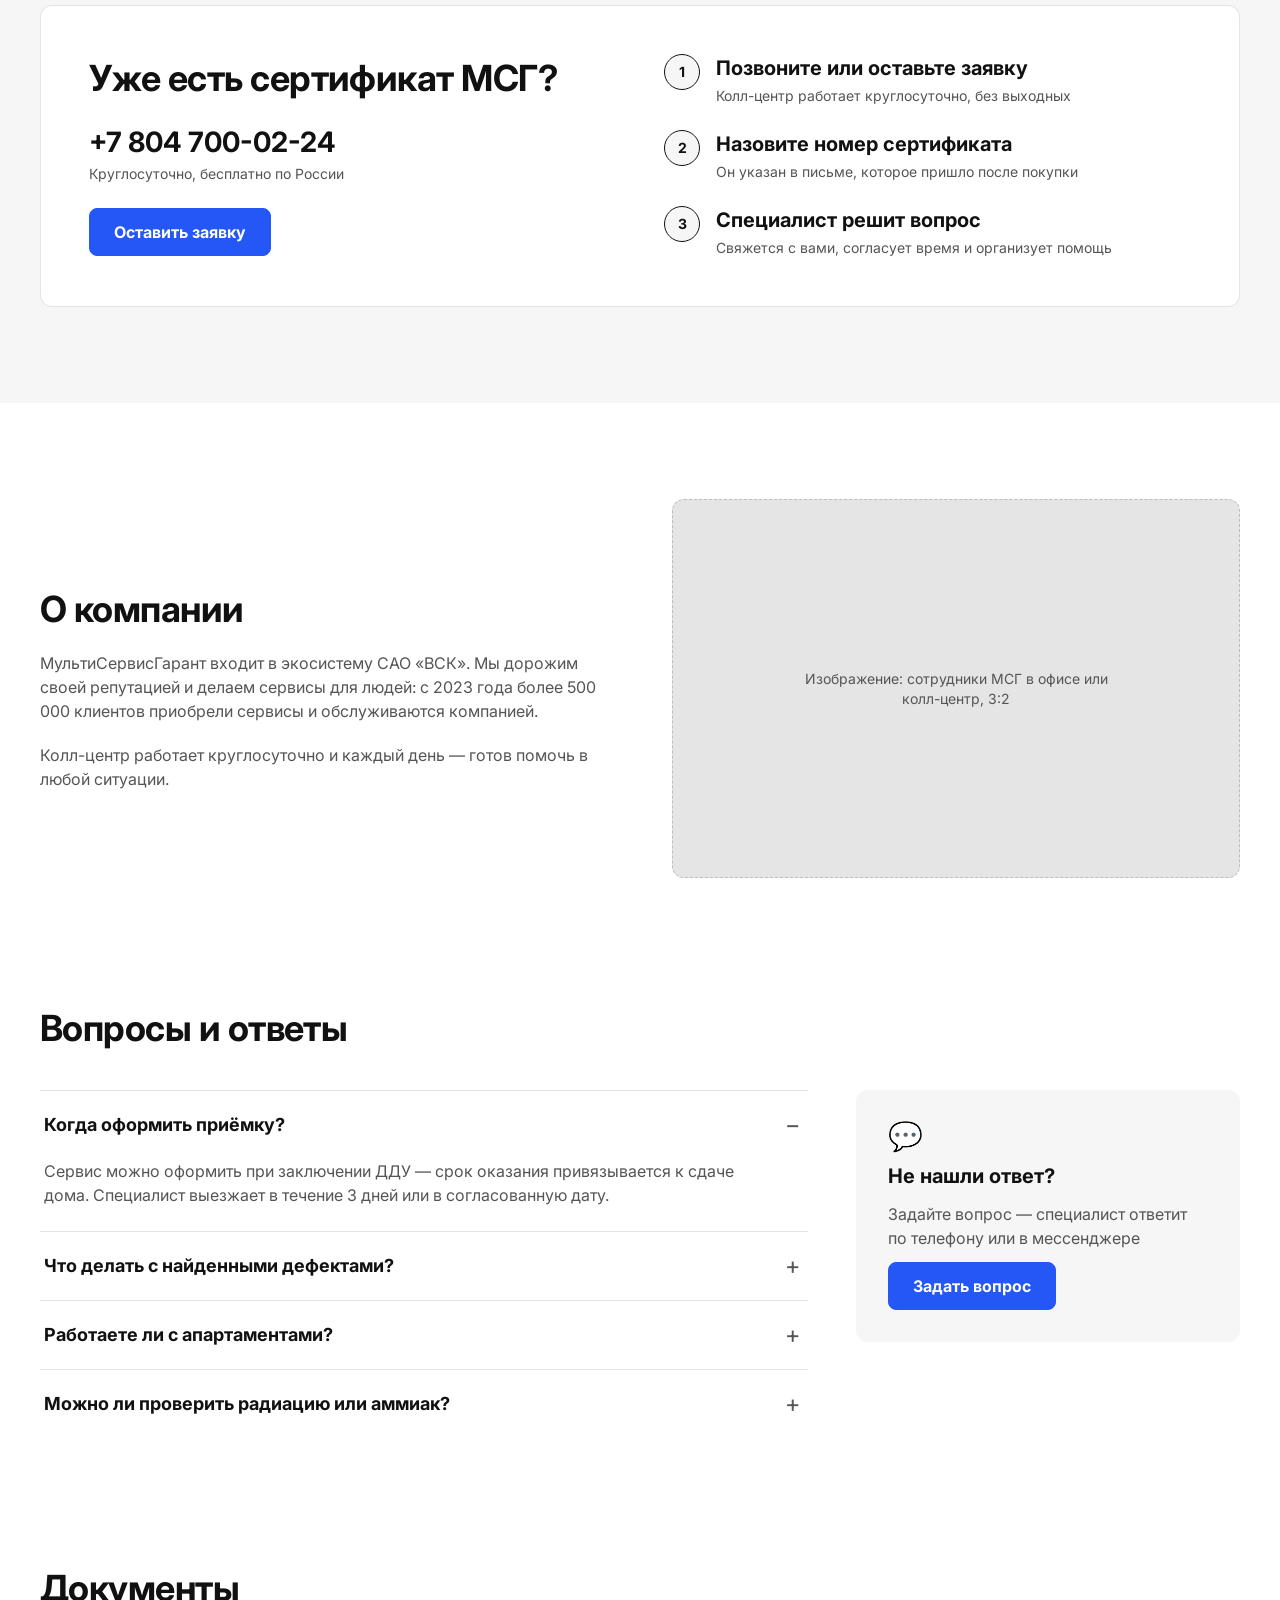
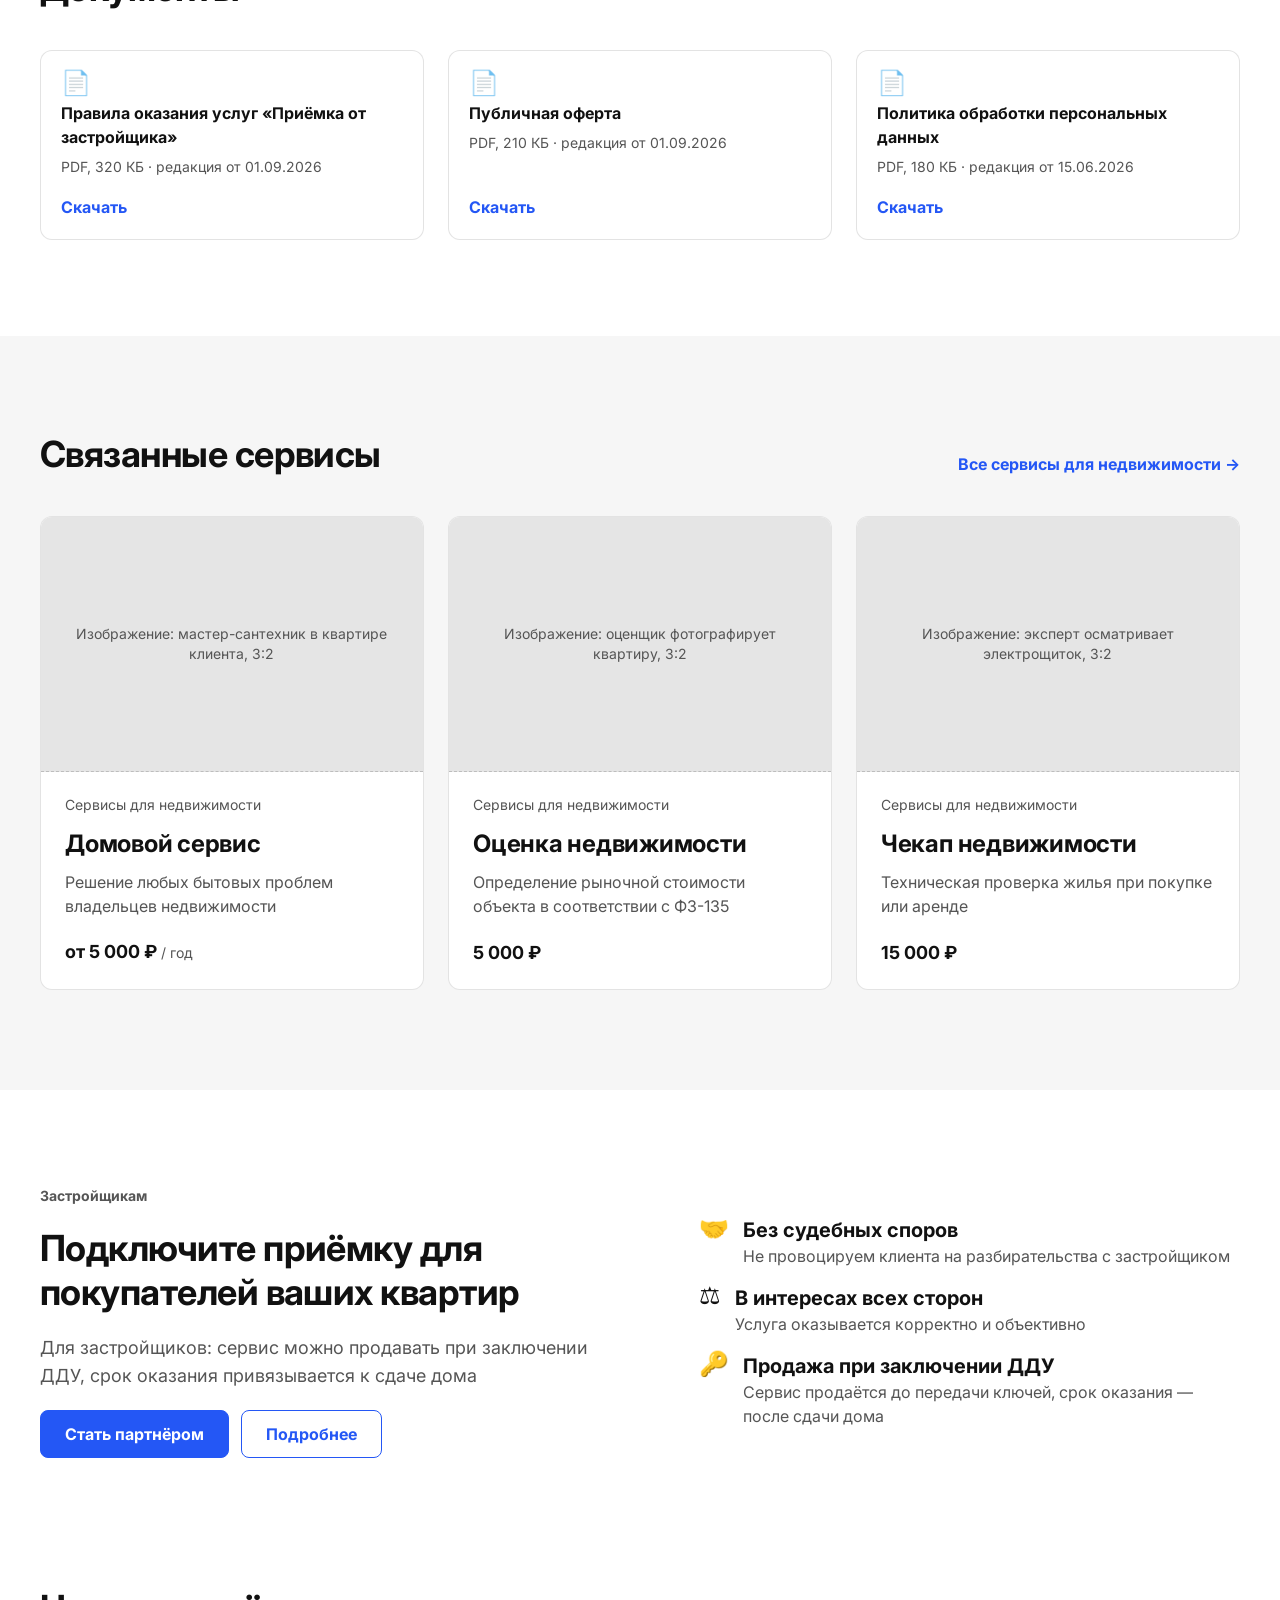
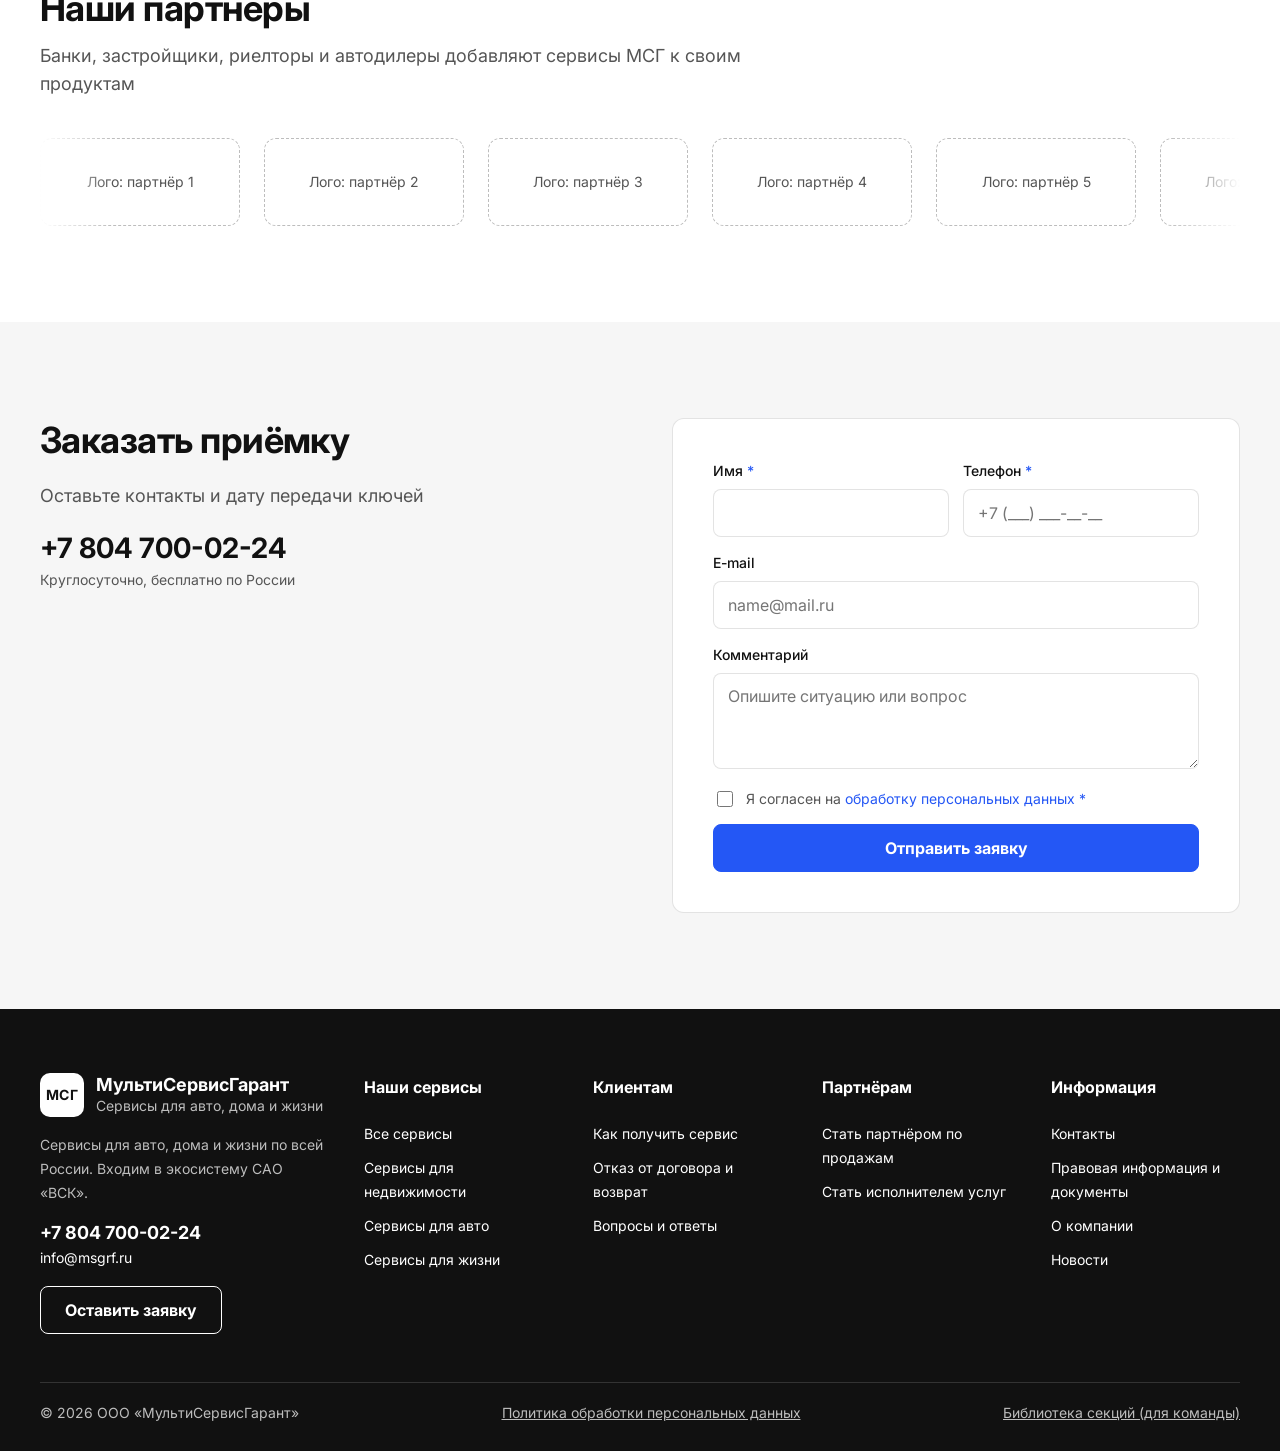
<file: ver 2.0/acceptance.html>
<!doctype html><html lang="ru"><head><meta charset="utf-8"><meta name="viewport" content="width=device-width, initial-scale=1, viewport-fit=cover"><meta name="robots" content="noindex"><title>Приёмка от застройщика — МСГ, прототип</title><link rel="preconnect" href="https://fonts.googleapis.com"><link rel="preconnect" href="https://fonts.gstatic.com" crossorigin><link href="https://fonts.googleapis.com/css2?family=Inter:wght@400;500;600;700;800&display=swap" rel="stylesheet"><link rel="stylesheet" href="assets/styles.css"></head><body><div class="page" data-page="acceptance" data-title="Приёмка от застройщика — МСГ, прототип"><header class="hdr"><div class="wrap hdr-top"><a class="logo" href="services.html"><span class="logo-mark">МСГ</span><span class="logo-name">МультиСервисГарант<small>Сервисы для авто, дома и жизни</small></span></a><div class="search"><span class="search-ico">🔍</span><input type="search" placeholder="Поиск по сервисам" aria-label="Поиск по сервисам"><div class="search-drop"><p class="caption">Популярные запросы</p><div class="search-chips"><a class="chip" href="home-service.html">Сантехник</a><a class="chip" href="home-service.html">Электрик</a><a class="chip" href="acceptance.html">Приёмка квартиры</a><a class="chip" href="appraisal.html">Оценка для ипотеки</a><a class="chip" href="stub.html">Эвакуатор</a></div><p class="caption">Сервисы</p><div class="search-res"><a href="home-service.html"><span>Домовой сервис</span><span class="caption">Недвижимость</span></a><a href="checkup.html"><span>Чекап недвижимости</span><span class="caption">Недвижимость</span></a><a href="stub.html"><span>Техпомощь на дороге</span><span class="caption">Авто</span></a></div><a class="search-all" href="services.html">Все сервисы →</a></div></div><div class="hdr-phone"><a href="tel:+78047000224">+7 804 700-02-24</a><span class="caption">Круглосуточно, бесплатно по России</span></div><a class="btn btn-primary" href="#" data-modal data-modal-tab="buy">Оставить заявку</a></div><nav class="hdr-nav" aria-label="Основное меню"><div class="wrap" style="position:static"><ul><li class="has-mega"><a class="nav-link is-active" href="services.html">Наши сервисы <span class="caret">▼</span></a><div class="mega"><div class="mega-grid"><div class="mega-col"><h4><a href="realty.html">Сервисы для недвижимости</a></h4><ul class="plain"><li><a href="home-service.html">Домовой сервис</a></li><li><a href="checkup.html">Чекап недвижимости</a></li><li><a href="acceptance.html">Приёмка от застройщика</a></li><li><a href="appraisal.html">Оценка недвижимости</a></li></ul></div><div class="mega-col"><h4><a href="stub.html">Сервисы для авто</a></h4><ul class="plain"><li><a href="stub.html">Техпомощь на дороге</a></li></ul></div><div class="mega-col"><h4><a href="stub.html">Сервисы для жизни</a></h4><ul class="plain"><li><a href="stub.html">Финансовый защитник</a></li></ul></div></div></div></li><li class="has-drop" style="position:relative"><a class="nav-link" href="stub.html">Акции <span class="caret">▼</span></a><div class="drop"><a href="stub.html">Все акции</a><a href="stub.html">Для клиентов</a><a href="stub.html">Для партнёров</a></div></li><li class="has-drop" style="position:relative"><a class="nav-link" href="stub.html">Партнёрам <span class="caret">▼</span></a><div class="drop"><a href="stub.html">Стать партнёром по продажам</a><a href="stub.html">Стать исполнителем услуг</a></div></li><li class="has-drop" style="position:relative"><a class="nav-link" href="stub.html">Клиентам <span class="caret">▼</span></a><div class="drop"><a href="stub.html">Как получить сервис</a><a href="stub.html">Отказ от договора и возврат</a><a href="stub.html">Вопросы и ответы</a></div></li><li class="has-drop" style="position:relative"><a class="nav-link" href="stub.html">Информация <span class="caret">▼</span></a><div class="drop"><a href="stub.html">Контакты</a><a href="stub.html">Правовая информация и документы</a><a href="stub.html">Новости</a></div></li><li><a class="nav-link" href="stub.html">О нас</a></li></ul></div></nav></header><nav class="wrap crumbs" aria-label="Хлебные крошки"><a href="services.html">Главная</a><span>/</span><a href="services.html">Наши сервисы</a><span>/</span><a href="realty.html">Сервисы для недвижимости</a><span>/</span><span class="cur" aria-current="page">Приёмка от застройщика</span></nav><main><section class="hero"><div class="wrap hero-a"><div class="hero-body"><h1>Приёмка квартиры от застройщика</h1><p class="lead">Специалист проверит квартиру или апартаменты перед подписанием акта приёма-передачи и подготовит дефектную ведомость</p><div class="hero-price"><span class="caption">Стоимость приёмки</span><div class="tariff-price">12 900 ₽</div></div><div class="btns"><a class="btn btn-primary" href="#" data-modal data-modal-tab="buy" data-modal-service="Приёмка от застройщика">Заказать приёмку</a><a class="btn btn-secondary" href="#scope">Что проверяем</a></div><p class="caption hero-note">* Цены указаны ориентировочно. Стоимость может отличаться в зависимости от региона и канала продажи — уточняйте у менеджера.</p></div><div class="ph r-4x3 "><span>Изображение: специалист проверяет стену лазерным нивелиром, 4:3</span></div></div></section><nav class="subnav" aria-label="Разделы страницы"><div class="wrap"><a class="sn" href="#scope">Что проверяем</a><a class="sn" href="#equipment">Оборудование</a><a class="sn" href="#process">Как проходит</a><a class="sn" href="#faq">Вопросы</a></div></nav><section class="sec" id="scope"><div class="wrap"><div class="sec-head"><div><h2>Что проверяем</h2><p class="lead">Проверка по требованиям ГОСТ и СНиП</p></div></div><div class="inc-wide"><div class="ph r-21x9 "><span>Изображение: квартира с отмеченными зонами проверки, 21:9</span></div><div class="grid g3"><div class="card inc"><span class="ico">🪟</span><h4>Оконные и дверные конструкции</h4></div><div class="card inc"><span class="ico">🔧</span><h4>Инженерные системы</h4></div><div class="card inc"><span class="ico">📐</span><h4>Площадь объекта</h4></div><div class="card inc"><span class="ico">🧱</span><h4>Стены и полы</h4></div><div class="card inc"><span class="ico">🎨</span><h4>Качество отделки</h4></div><div class="card inc"><span class="ico">📋</span><h4>Иные параметры помещения</h4></div></div></div><p class="note-foot">Дополнительно по запросу: проверка уровня радиации, аммиака, теплового контура и др.</p></div></section><section class="sec"><div class="wrap"><div class="stats g4" style="display:grid"><div class="stat"><b>500 000+</b><span>клиентов с 2023 года</span></div><div class="stat"><b>1 500+</b><span>проверенных исполнителей</span></div><div class="stat"><b>24/7</b><span>работает колл-центр</span></div><div class="stat"><b>9,5+</b><span>индекс удовлетворённости клиентов (CSI)</span></div></div></div></section><section class="sec" id="equipment"><div class="wrap"><div class="it"><div class="it-media"><div class="ph r-4x3 "><span>Изображение: специалист с тепловизором у окна, 4:3</span></div></div><div class="it-body"><h2>Профессиональное оборудование</h2><p>Приёмку проводит специалист с аккредитацией НОСТРОЙ и НОПРИЗ. Он использует тепловизор, лазерный нивелир, тестер электричества и другое оборудование, поэтому находит дефекты, невидимые при обычном осмотре.</p><ul class="check"><li>Тепловизор — утечки тепла</li><li>Лазерный нивелир — геометрия стен и пола</li><li>Тестер — проводка и розетки</li></ul></div></div></div></section><section class="sec alt" id="process"><div class="wrap"><div class="sec-head"><div><h2>Как проходит приёмка</h2></div></div><div class="steps"><div class="step"><span class="step-n">1</span><h4>Заявка</h4><p>Укажите адрес и дату передачи ключей</p></div><div class="step"><span class="step-n">2</span><h4>Выезд</h4><p>В течение 3 дней или в согласованную дату</p></div><div class="step"><span class="step-n">3</span><h4>Осмотр</h4><p>С профессиональным оборудованием</p></div><div class="step"><span class="step-n">4</span><h4>Дефектная ведомость</h4><p>Список замечаний для застройщика</p></div><div class="step"><span class="step-n">5</span><h4>Акт</h4><p>Подписываете акт или передаёте замечания застройщику</p></div></div></div></section><section class="sec alt" id="cert"><div class="wrap"><div class="cert"><div class="it-body"><h2>Уже есть сертификат МСГ?</h2><a class="phone-big" href="tel:+78047000224">+7 804 700-02-24</a><span class="caption">Круглосуточно, бесплатно по России</span><div class="btns"><a class="btn btn-primary" href="#" data-modal data-modal-tab="cert" data-modal-service="Приёмка от застройщика">Оставить заявку</a></div></div><div class="cert-steps"><div><span class="step-n">1</span><div><h4>Позвоните или оставьте заявку</h4><p class="muted small">Колл-центр работает круглосуточно, без выходных</p></div></div><div><span class="step-n">2</span><div><h4>Назовите номер сертификата</h4><p class="muted small">Он указан в письме, которое пришло после покупки</p></div></div><div><span class="step-n">3</span><div><h4>Специалист решит вопрос</h4><p class="muted small">Свяжется с вами, согласует время и организует помощь</p></div></div></div></div></div></section><section class="sec" id="about"><div class="wrap"><div class="about"><div class="it-body"><h2>О компании</h2><p>МультиСервисГарант входит в экосистему САО «ВСК». Мы дорожим своей репутацией и делаем сервисы для людей: с 2023 года более 500 000 клиентов приобрели сервисы и обслуживаются компанией.</p><p>Колл-центр работает круглосуточно и каждый день — готов помочь в любой ситуации.</p></div><div class="about-media"><div class="ph r-3x2 "><span>Изображение: сотрудники МСГ в офисе или колл-центр, 3:2</span></div></div></div></div></section><section class="sec" id="faq"><div class="wrap"><div class="sec-head"><div><h2>Вопросы и ответы</h2></div></div><div class="faq-grid"><div class="acc" data-single><details open><summary><span>Когда оформить приёмку?</span></summary><div class="acc-body"><p>Сервис можно оформить при заключении ДДУ — срок оказания привязывается к сдаче дома. Специалист выезжает в течение 3 дней или в согласованную дату.</p></div></details><details><summary><span>Что делать с найденными дефектами?</span></summary><div class="acc-body"><p>Передать дефектную ведомость застройщику и согласовать сроки устранения замечаний.</p></div></details><details><summary><span>Работаете ли с апартаментами?</span></summary><div class="acc-body"><p>Да, проверяем квартиры и жилые апартаменты.</p></div></details><details><summary><span>Можно ли проверить радиацию или аммиак?</span></summary><div class="acc-body"><p>Да, это дополнительные услуги по запросу: уровень радиации, аммиак, тепловой контур и др.</p></div></details></div><aside class="ask"><span class="ico">💬</span><h4>Не нашли ответ?</h4><p class="muted">Задайте вопрос — специалист ответит по телефону или в мессенджере</p><a class="btn btn-primary" href="#" data-modal data-modal-tab="buy" data-modal-service="Приёмка от застройщика">Задать вопрос</a></aside></div></div></section><section class="sec" id="docs"><div class="wrap"><div class="sec-head"><div><h2>Документы</h2></div></div><div class="grid g3 docs"><a class="card doc" href="#"><span class="ico">📄</span><b>Правила оказания услуг «Приёмка от застройщика»</b><span class="meta">PDF, 320 КБ · редакция от 01.09.2026</span><span class="doc-dl">Скачать</span></a><a class="card doc" href="#"><span class="ico">📄</span><b>Публичная оферта</b><span class="meta">PDF, 210 КБ · редакция от 01.09.2026</span><span class="doc-dl">Скачать</span></a><a class="card doc" href="#"><span class="ico">📄</span><b>Политика обработки персональных данных</b><span class="meta">PDF, 180 КБ · редакция от 15.06.2026</span><span class="doc-dl">Скачать</span></a></div></div></section><section class="sec alt" id="related"><div class="wrap"><div class="sec-head"><div><h2>Связанные сервисы</h2></div><a class="link-more" href="realty.html">Все сервисы для недвижимости →</a></div><div class="slider"><div class="slider-track"><a class="card svc" href="home-service.html"><div class="ph r-3x2 "><span>Изображение: мастер-сантехник в квартире клиента, 3:2</span></div><div class="svc-body"><div class="svc-top"><span class="caption">Сервисы для недвижимости</span></div><h3>Домовой сервис</h3><p class="muted">Решение любых бытовых проблем владельцев недвижимости</p><div class="svc-foot"><span class="price">от 5 000 ₽ <small>/ год</small></span></div></div></a><a class="card svc" href="appraisal.html"><div class="ph r-3x2 "><span>Изображение: оценщик фотографирует квартиру, 3:2</span></div><div class="svc-body"><div class="svc-top"><span class="caption">Сервисы для недвижимости</span></div><h3>Оценка недвижимости</h3><p class="muted">Определение рыночной стоимости объекта в соответствии с ФЗ-135</p><div class="svc-foot"><span class="price">5 000 ₽</span></div></div></a><a class="card svc" href="checkup.html"><div class="ph r-3x2 "><span>Изображение: эксперт осматривает электрощиток, 3:2</span></div><div class="svc-body"><div class="svc-top"><span class="caption">Сервисы для недвижимости</span></div><h3>Чекап недвижимости</h3><p class="muted">Техническая проверка жилья при покупке или аренде</p><div class="svc-foot"><span class="price">15 000 ₽</span></div></div></a></div><div class="slider-nav"><div class="dots"></div><div class="slider-arrows"><button class="slider-btn slider-prev" aria-label="Назад">←</button><button class="slider-btn slider-next" aria-label="Вперёд">→</button></div></div></div></div></section><section class="sec"><div class="wrap"><div class="partner"><div class="it-body"><p class="kicker">Застройщикам</p><h2>Подключите приёмку для покупателей ваших квартир</h2><p class="lead">Для застройщиков: сервис можно продавать при заключении ДДУ, срок оказания привязывается к сдаче дома</p><div class="btns"><a class="btn btn-primary" href="#" data-modal data-modal-tab="partner">Стать партнёром</a><a class="btn btn-secondary" href="stub.html">Подробнее</a></div></div><div class="grid"><div class="pt"><span class="ico">🤝</span><div><h4>Без судебных споров</h4><p>Не провоцируем клиента на разбирательства с застройщиком</p></div></div><div class="pt"><span class="ico">⚖️</span><div><h4>В интересах всех сторон</h4><p>Услуга оказывается корректно и объективно</p></div></div><div class="pt"><span class="ico">🔑</span><div><h4>Продажа при заключении ДДУ</h4><p>Сервис продаётся до передачи ключей, срок оказания — после сдачи дома</p></div></div></div></div></div></section><section class="sec" id="partners"><div class="wrap"><div class="sec-head"><div><h2>Наши партнёры</h2><p class="lead">Банки, застройщики, риелторы и автодилеры добавляют сервисы МСГ к своим продуктам</p></div></div><div class="logos" aria-label="Логотипы партнёров"><div class="logos-track"><div class="logos-group"><div class="p-logo"><div class="ph "><span>Лого: партнёр 1</span></div></div><div class="p-logo"><div class="ph "><span>Лого: партнёр 2</span></div></div><div class="p-logo"><div class="ph "><span>Лого: партнёр 3</span></div></div><div class="p-logo"><div class="ph "><span>Лого: партнёр 4</span></div></div><div class="p-logo"><div class="ph "><span>Лого: партнёр 5</span></div></div><div class="p-logo"><div class="ph "><span>Лого: партнёр 6</span></div></div><div class="p-logo"><div class="ph "><span>Лого: партнёр 7</span></div></div><div class="p-logo"><div class="ph "><span>Лого: партнёр 8</span></div></div></div><div class="logos-group" aria-hidden="true"><div class="p-logo"><div class="ph "><span>Лого: партнёр 1</span></div></div><div class="p-logo"><div class="ph "><span>Лого: партнёр 2</span></div></div><div class="p-logo"><div class="ph "><span>Лого: партнёр 3</span></div></div><div class="p-logo"><div class="ph "><span>Лого: партнёр 4</span></div></div><div class="p-logo"><div class="ph "><span>Лого: партнёр 5</span></div></div><div class="p-logo"><div class="ph "><span>Лого: партнёр 6</span></div></div><div class="p-logo"><div class="ph "><span>Лого: партнёр 7</span></div></div><div class="p-logo"><div class="ph "><span>Лого: партнёр 8</span></div></div></div></div></div></div></section><section class="sec alt" id="form"><div class="wrap"><div class="lead-sec"><div class="it-body"><h2>Заказать приёмку</h2><p class="lead">Оставьте контакты и дату передачи ключей</p><div class="phone-box"><a class="phone-big" href="tel:+78047000224">+7 804 700-02-24</a><span class="caption">Круглосуточно, бесплатно по России</span></div></div><div class="card form-card form-wrap"><form class="form" novalidate><div class="row2"><div class="field"><label>Имя <i>*</i></label><input name="name" required autocomplete="name"></div><div class="field"><label>Телефон <i>*</i></label><input name="phone" type="tel" placeholder="+7 (___) ___-__-__" required></div></div><div class="field"><label>E-mail</label><input name="email" type="email" placeholder="name@mail.ru"></div><div class="field"><label>Комментарий</label><textarea name="comment" placeholder="Опишите ситуацию или вопрос"></textarea></div><label class="agree"><input type="checkbox" required> <span>Я согласен на <a href="#">обработку персональных данных</a> <i style="color:var(--text-link);font-style:normal">*</i></span></label><button class="btn btn-primary btn-block" type="submit">Отправить заявку</button></form><div class="success"><span class="ok">✓</span><h3>Заявка принята</h3><p class="muted">Свяжемся с вами в течение 30 минут в рабочее время</p><button class="btn btn-secondary" type="button" data-reset>Отправить ещё одну</button></div></div></div></div></section></main><footer class="ftr"><div class="wrap"><div class="ftr-grid"><div class="ftr-brand"><a class="logo" href="services.html"><span class="logo-mark">МСГ</span><span class="logo-name">МультиСервисГарант<small>Сервисы для авто, дома и жизни</small></span></a><p>Сервисы для авто, дома и жизни по всей России. Входим в экосистему САО «ВСК».</p><div><a class="tel" href="tel:+78047000224">+7 804 700-02-24</a><br><a href="mailto:info@msgrf.ru">info@msgrf.ru</a></div><a class="btn btn-secondary" href="#" data-modal data-modal-tab="buy">Оставить заявку</a></div><div><h4>Наши сервисы</h4><ul class="plain"><li><a href="services.html">Все сервисы</a></li><li><a href="realty.html">Сервисы для недвижимости</a></li><li><a href="stub.html">Сервисы для авто</a></li><li><a href="stub.html">Сервисы для жизни</a></li></ul></div><div><h4>Клиентам</h4><ul class="plain"><li><a href="stub.html">Как получить сервис</a></li><li><a href="stub.html">Отказ от договора и возврат</a></li><li><a href="stub.html">Вопросы и ответы</a></li></ul></div><div><h4>Партнёрам</h4><ul class="plain"><li><a href="stub.html">Стать партнёром по продажам</a></li><li><a href="stub.html">Стать исполнителем услуг</a></li></ul></div><div><h4>Информация</h4><ul class="plain"><li><a href="stub.html">Контакты</a></li><li><a href="stub.html">Правовая информация и документы</a></li><li><a href="stub.html">О компании</a></li><li><a href="stub.html">Новости</a></li></ul></div></div><div class="ftr-bottom"><span>© 2026 ООО «МультиСервисГарант»</span><a href="stub.html">Политика обработки персональных данных</a><a href="blocks.html">Библиотека секций (для команды)</a></div></div></footer></div><div class="modal" id="modal" role="dialog" aria-modal="true" aria-labelledby="modal-t"><div class="modal-box"><button class="modal-x" aria-label="Закрыть">×</button><h3 id="modal-t">Оставить заявку</h3><p class="muted" style="margin-top:6px">Перезвоним, ответим на вопросы и поможем подобрать сервис</p><div class="mtabs" role="tablist"><button data-mtab="buy" class="is-active">Хочу подключить сервис</button><button data-mtab="cert">Уже есть сертификат</button><button data-mtab="partner">Партнёрство</button></div><div class="form-wrap" style="margin-top:20px"><form class="form" novalidate><div class="row2"><div class="field"><label>Имя <i>*</i></label><input name="name" required autocomplete="name"></div><div class="field"><label>Телефон <i>*</i></label><input name="phone" type="tel" placeholder="+7 (___) ___-__-__" required></div></div><div class="field"><label>E-mail</label><input name="email" type="email" placeholder="name@mail.ru"></div><div class="field only-cert"><label>Номер сертификата</label><input name="cert" placeholder="Например, ДС-000123"></div><div class="field"><label>Комментарий</label><textarea name="comment" placeholder="Опишите ситуацию или вопрос"></textarea></div><label class="agree"><input type="checkbox" required> <span>Я согласен на <a href="#">обработку персональных данных</a> <i style="color:var(--text-link);font-style:normal">*</i></span></label><button class="btn btn-primary btn-block" type="submit">Отправить заявку</button><p class="form-hint">Срочная помощь по сертификату — <a href="tel:+78047000224">+7 804 700-02-24</a>, круглосуточно</p></form><div class="success"><span class="ok">✓</span><h3>Заявка принята</h3><p class="muted">Свяжемся с вами в течение 30 минут в рабочее время</p><button class="btn btn-secondary" type="button" data-close>Закрыть</button></div></div></div></div><script charset="utf-8" src="assets/app.js"></script></body></html>
</file>
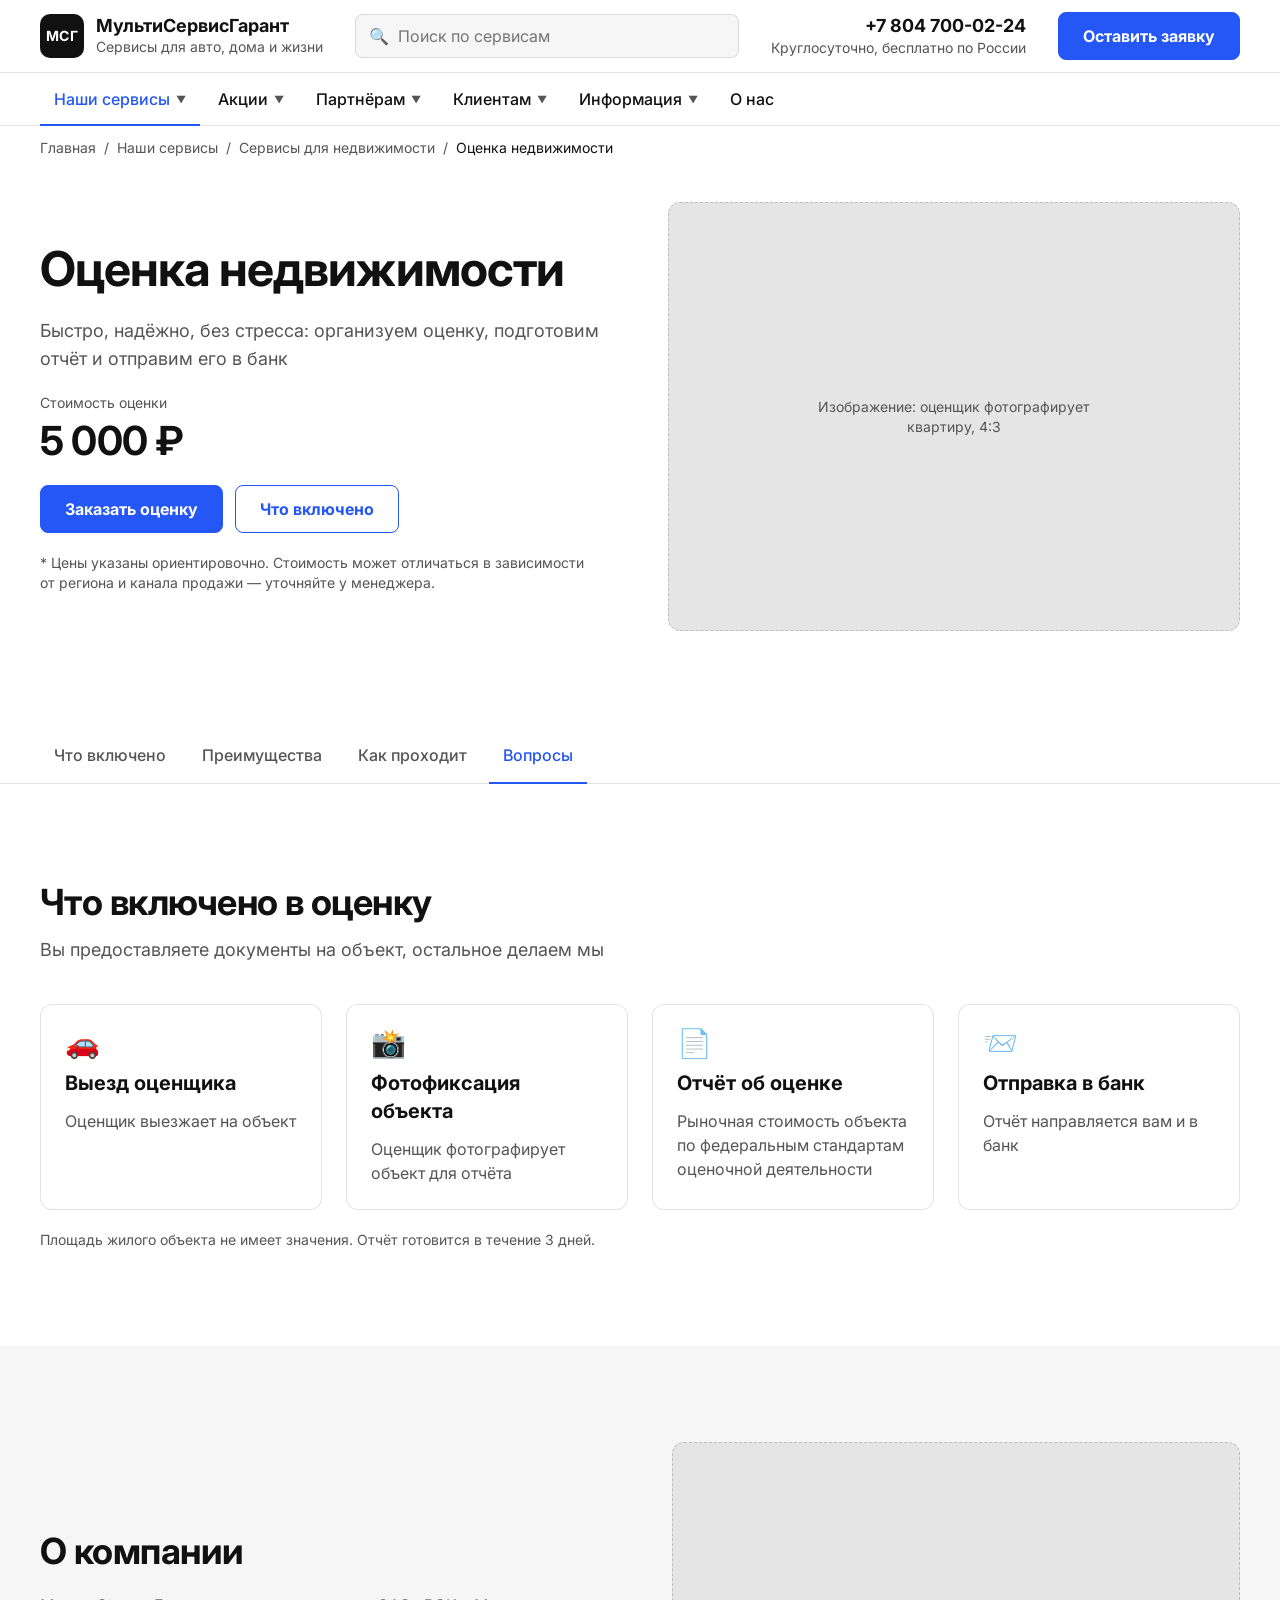
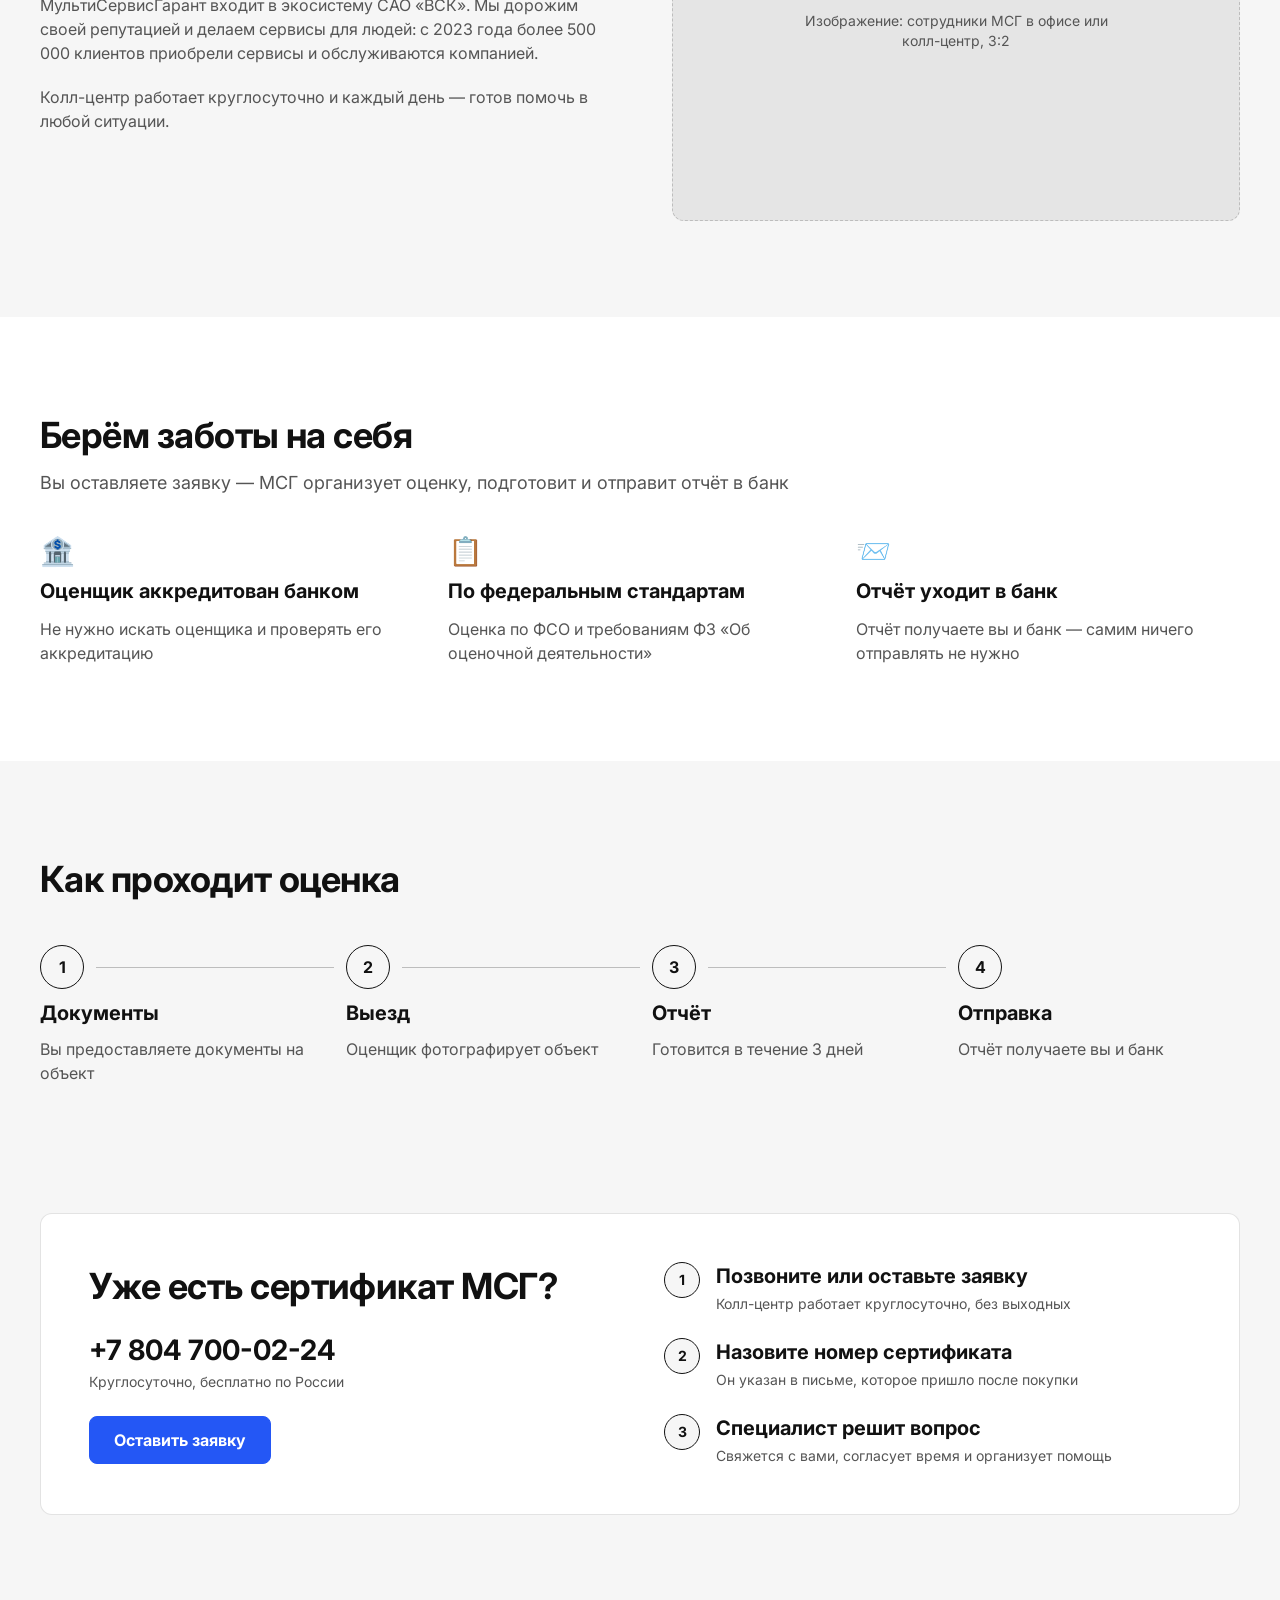
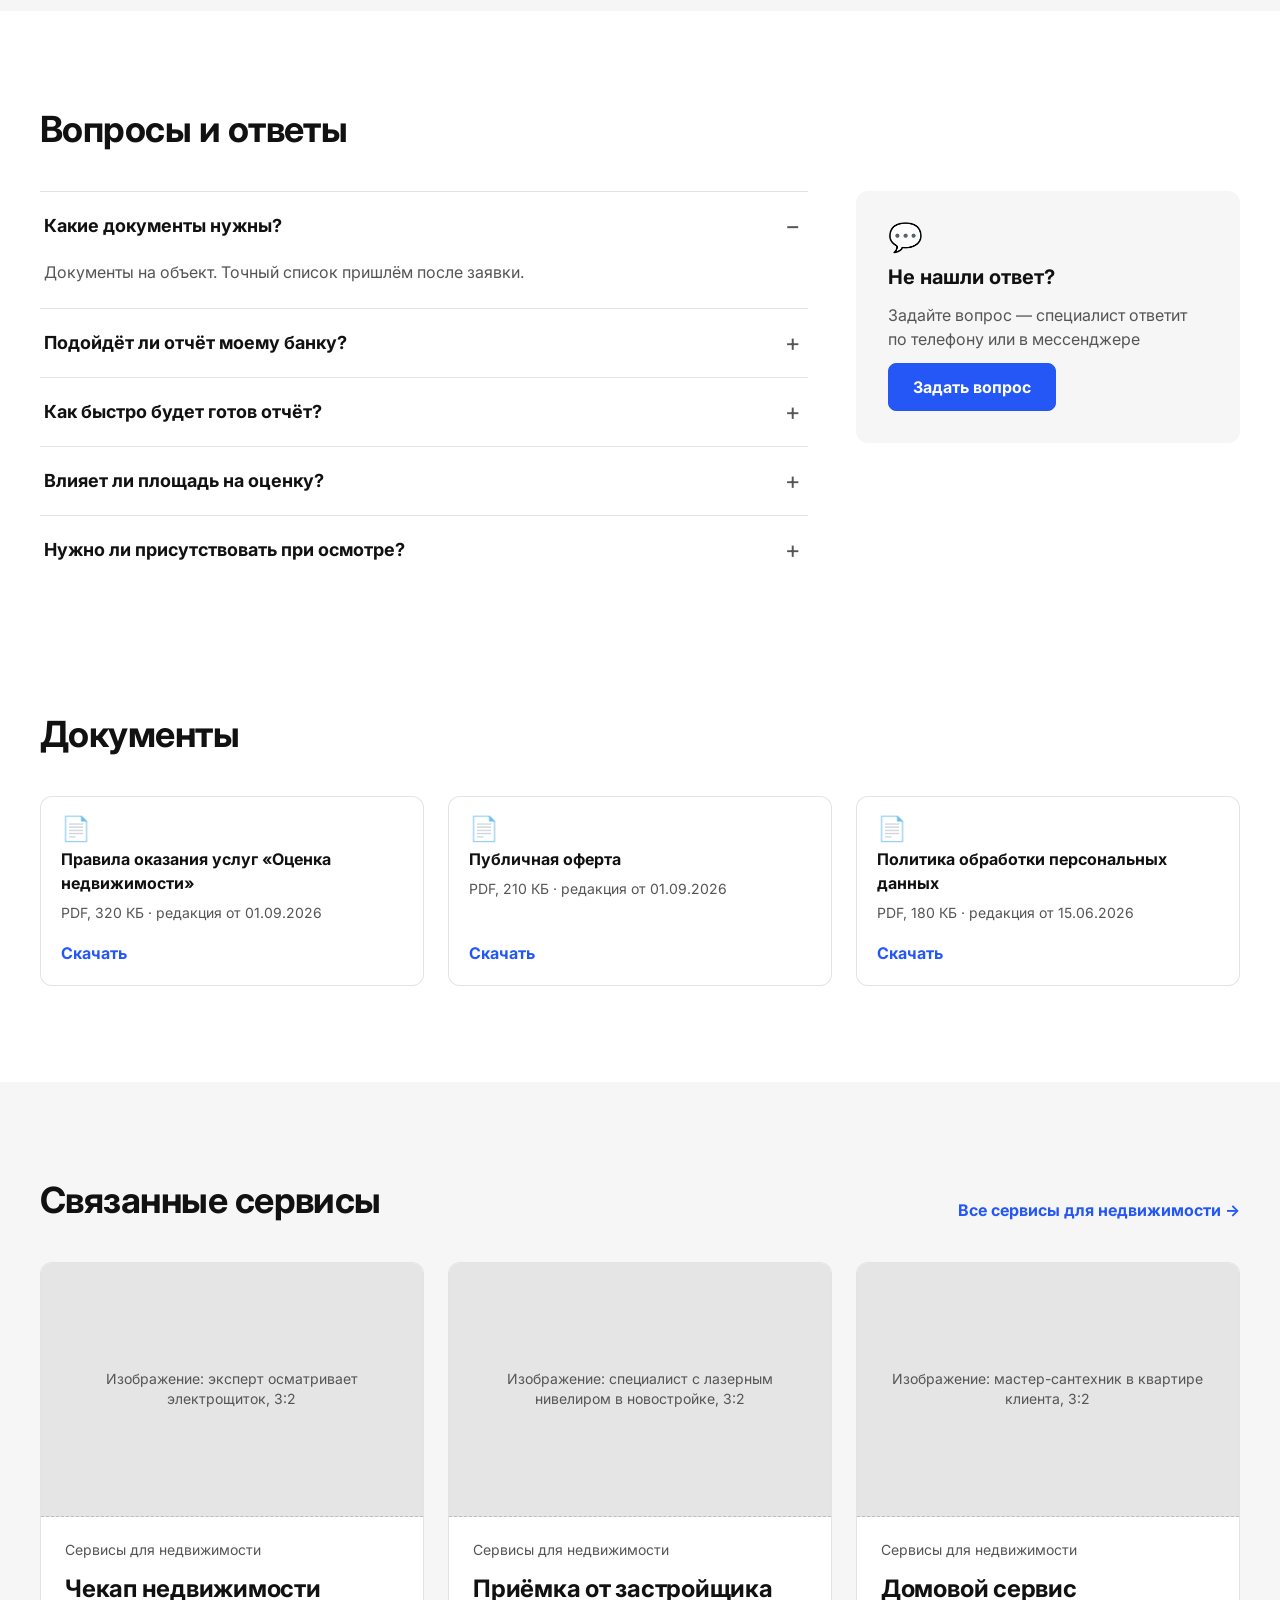
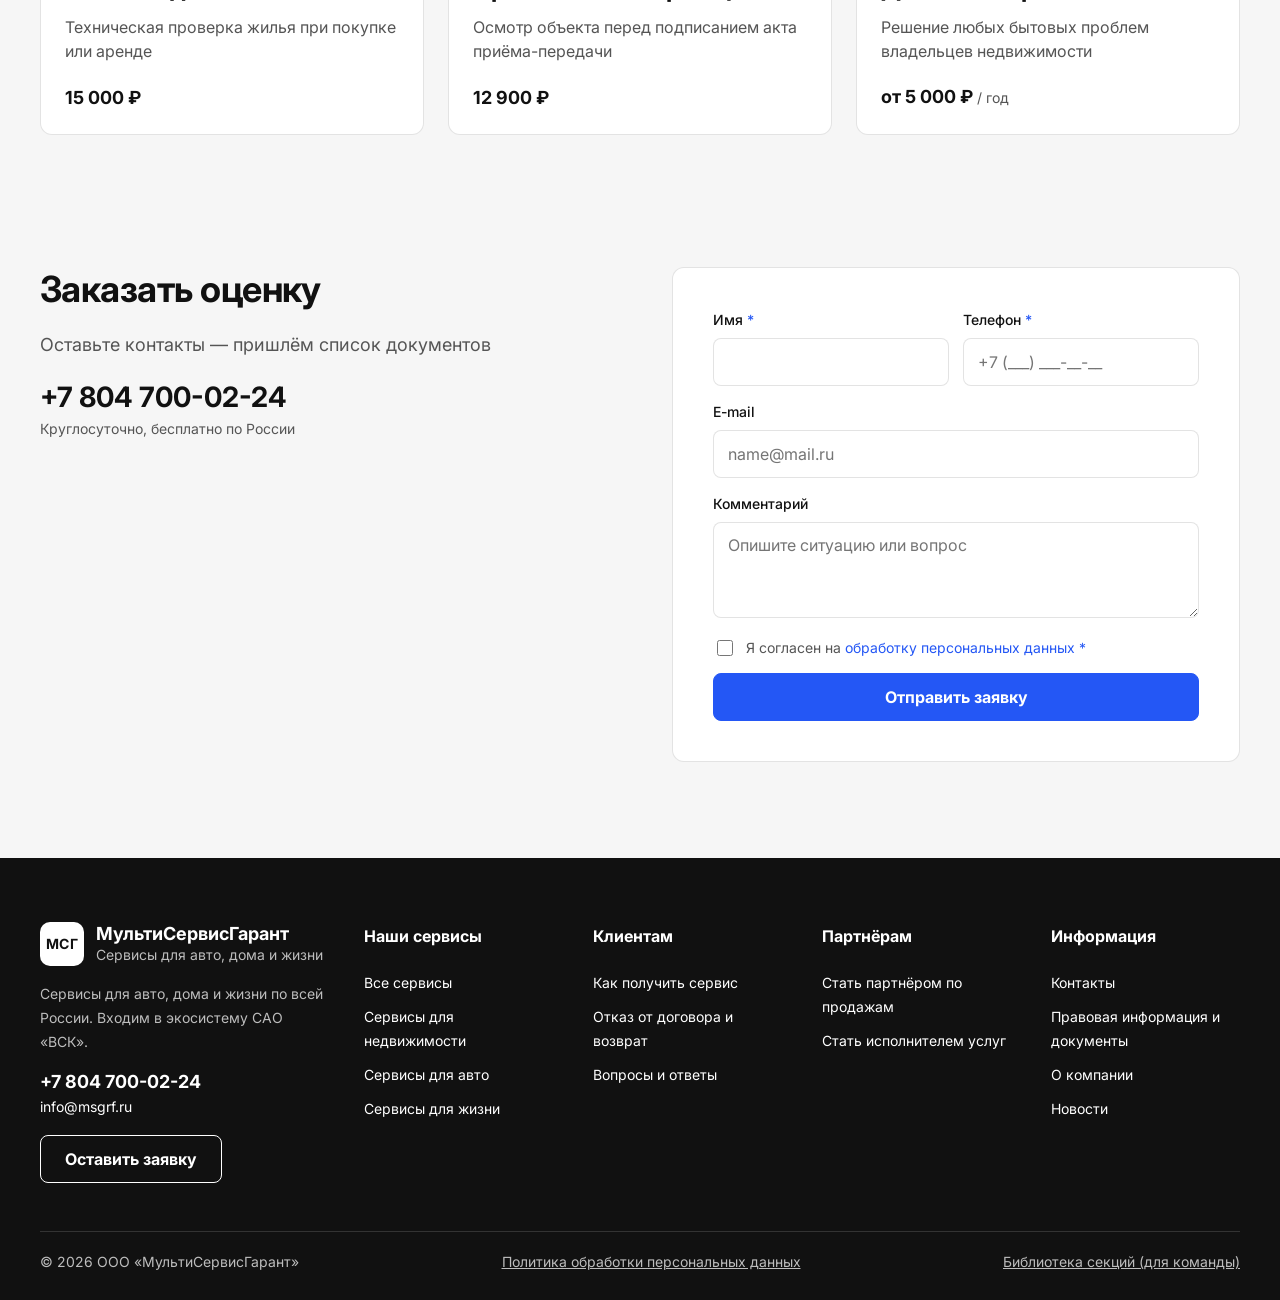
<file: ver 2.0/appraisal.html>
<!doctype html><html lang="ru"><head><meta charset="utf-8"><meta name="viewport" content="width=device-width, initial-scale=1, viewport-fit=cover"><meta name="robots" content="noindex"><title>Оценка недвижимости — МСГ, прототип</title><link rel="preconnect" href="https://fonts.googleapis.com"><link rel="preconnect" href="https://fonts.gstatic.com" crossorigin><link href="https://fonts.googleapis.com/css2?family=Inter:wght@400;500;600;700;800&display=swap" rel="stylesheet"><link rel="stylesheet" href="assets/styles.css"></head><body><div class="page" data-page="appraisal" data-title="Оценка недвижимости — МСГ, прототип"><header class="hdr"><div class="wrap hdr-top"><a class="logo" href="services.html"><span class="logo-mark">МСГ</span><span class="logo-name">МультиСервисГарант<small>Сервисы для авто, дома и жизни</small></span></a><div class="search"><span class="search-ico">🔍</span><input type="search" placeholder="Поиск по сервисам" aria-label="Поиск по сервисам"><div class="search-drop"><p class="caption">Популярные запросы</p><div class="search-chips"><a class="chip" href="home-service.html">Сантехник</a><a class="chip" href="home-service.html">Электрик</a><a class="chip" href="acceptance.html">Приёмка квартиры</a><a class="chip" href="appraisal.html">Оценка для ипотеки</a><a class="chip" href="stub.html">Эвакуатор</a></div><p class="caption">Сервисы</p><div class="search-res"><a href="home-service.html"><span>Домовой сервис</span><span class="caption">Недвижимость</span></a><a href="checkup.html"><span>Чекап недвижимости</span><span class="caption">Недвижимость</span></a><a href="stub.html"><span>Техпомощь на дороге</span><span class="caption">Авто</span></a></div><a class="search-all" href="services.html">Все сервисы →</a></div></div><div class="hdr-phone"><a href="tel:+78047000224">+7 804 700-02-24</a><span class="caption">Круглосуточно, бесплатно по России</span></div><a class="btn btn-primary" href="#" data-modal data-modal-tab="buy">Оставить заявку</a></div><nav class="hdr-nav" aria-label="Основное меню"><div class="wrap" style="position:static"><ul><li class="has-mega"><a class="nav-link is-active" href="services.html">Наши сервисы <span class="caret">▼</span></a><div class="mega"><div class="mega-grid"><div class="mega-col"><h4><a href="realty.html">Сервисы для недвижимости</a></h4><ul class="plain"><li><a href="home-service.html">Домовой сервис</a></li><li><a href="checkup.html">Чекап недвижимости</a></li><li><a href="acceptance.html">Приёмка от застройщика</a></li><li><a href="appraisal.html">Оценка недвижимости</a></li></ul></div><div class="mega-col"><h4><a href="stub.html">Сервисы для авто</a></h4><ul class="plain"><li><a href="stub.html">Техпомощь на дороге</a></li></ul></div><div class="mega-col"><h4><a href="stub.html">Сервисы для жизни</a></h4><ul class="plain"><li><a href="stub.html">Финансовый защитник</a></li></ul></div></div></div></li><li class="has-drop" style="position:relative"><a class="nav-link" href="stub.html">Акции <span class="caret">▼</span></a><div class="drop"><a href="stub.html">Все акции</a><a href="stub.html">Для клиентов</a><a href="stub.html">Для партнёров</a></div></li><li class="has-drop" style="position:relative"><a class="nav-link" href="stub.html">Партнёрам <span class="caret">▼</span></a><div class="drop"><a href="stub.html">Стать партнёром по продажам</a><a href="stub.html">Стать исполнителем услуг</a></div></li><li class="has-drop" style="position:relative"><a class="nav-link" href="stub.html">Клиентам <span class="caret">▼</span></a><div class="drop"><a href="stub.html">Как получить сервис</a><a href="stub.html">Отказ от договора и возврат</a><a href="stub.html">Вопросы и ответы</a></div></li><li class="has-drop" style="position:relative"><a class="nav-link" href="stub.html">Информация <span class="caret">▼</span></a><div class="drop"><a href="stub.html">Контакты</a><a href="stub.html">Правовая информация и документы</a><a href="stub.html">Новости</a></div></li><li><a class="nav-link" href="stub.html">О нас</a></li></ul></div></nav></header><nav class="wrap crumbs" aria-label="Хлебные крошки"><a href="services.html">Главная</a><span>/</span><a href="services.html">Наши сервисы</a><span>/</span><a href="realty.html">Сервисы для недвижимости</a><span>/</span><span class="cur" aria-current="page">Оценка недвижимости</span></nav><main><section class="hero"><div class="wrap hero-a"><div class="hero-body"><h1>Оценка недвижимости</h1><p class="lead">Быстро, надёжно, без стресса: организуем оценку, подготовим отчёт и отправим его в банк</p><div class="hero-price"><span class="caption">Стоимость оценки</span><div class="tariff-price">5 000 ₽</div></div><div class="btns"><a class="btn btn-primary" href="#" data-modal data-modal-tab="buy" data-modal-service="Оценка недвижимости">Заказать оценку</a><a class="btn btn-secondary" href="#scope">Что включено</a></div><p class="caption hero-note">* Цены указаны ориентировочно. Стоимость может отличаться в зависимости от региона и канала продажи — уточняйте у менеджера.</p></div><div class="ph r-4x3 "><span>Изображение: оценщик фотографирует квартиру, 4:3</span></div></div></section><nav class="subnav" aria-label="Разделы страницы"><div class="wrap"><a class="sn" href="#scope">Что включено</a><a class="sn" href="#why">Преимущества</a><a class="sn" href="#process">Как проходит</a><a class="sn" href="#faq">Вопросы</a></div></nav><section class="sec" id="scope"><div class="wrap"><div class="sec-head"><div><h2>Что включено в оценку</h2><p class="lead">Вы предоставляете документы на объект, остальное делаем мы</p></div></div><div class="grid g4"><div class="card inc"><span class="ico">🚗</span><h4>Выезд оценщика</h4><p>Оценщик выезжает на объект</p></div><div class="card inc"><span class="ico">📸</span><h4>Фотофиксация объекта</h4><p>Оценщик фотографирует объект для отчёта</p></div><div class="card inc"><span class="ico">📄</span><h4>Отчёт об оценке</h4><p>Рыночная стоимость объекта по федеральным стандартам оценочной деятельности</p></div><div class="card inc"><span class="ico">📨</span><h4>Отправка в банк</h4><p>Отчёт направляется вам и в банк</p></div></div><p class="note-foot">Площадь жилого объекта не имеет значения. Отчёт готовится в течение 3 дней.</p></div></section><section class="sec alt" id="about"><div class="wrap"><div class="about"><div class="it-body"><h2>О компании</h2><p>МультиСервисГарант входит в экосистему САО «ВСК». Мы дорожим своей репутацией и делаем сервисы для людей: с 2023 года более 500 000 клиентов приобрели сервисы и обслуживаются компанией.</p><p>Колл-центр работает круглосуточно и каждый день — готов помочь в любой ситуации.</p></div><div class="about-media"><div class="ph r-3x2 "><span>Изображение: сотрудники МСГ в офисе или колл-центр, 3:2</span></div></div></div></div></section><section class="sec" id="why"><div class="wrap"><div class="sec-head"><div><h2>Берём заботы на себя</h2><p class="lead">Вы оставляете заявку — МСГ организует оценку, подготовит и отправит отчёт в банк</p></div></div><div class="grid g3"><div class="adv"><span class="ico">🏦</span><h4>Оценщик аккредитован банком</h4><p>Не нужно искать оценщика и проверять его аккредитацию</p></div><div class="adv"><span class="ico">📋</span><h4>По федеральным стандартам</h4><p>Оценка по ФСО и требованиям ФЗ «Об оценочной деятельности»</p></div><div class="adv"><span class="ico">📨</span><h4>Отчёт уходит в банк</h4><p>Отчёт получаете вы и банк — самим ничего отправлять не нужно</p></div></div></div></section><section class="sec alt" id="process"><div class="wrap"><div class="sec-head"><div><h2>Как проходит оценка</h2></div></div><div class="steps"><div class="step"><span class="step-n">1</span><h4>Документы</h4><p>Вы предоставляете документы на объект</p></div><div class="step"><span class="step-n">2</span><h4>Выезд</h4><p>Оценщик фотографирует объект</p></div><div class="step"><span class="step-n">3</span><h4>Отчёт</h4><p>Готовится в течение 3 дней</p></div><div class="step"><span class="step-n">4</span><h4>Отправка</h4><p>Отчёт получаете вы и банк</p></div></div></div></section><section class="sec alt" id="cert"><div class="wrap"><div class="cert"><div class="it-body"><h2>Уже есть сертификат МСГ?</h2><a class="phone-big" href="tel:+78047000224">+7 804 700-02-24</a><span class="caption">Круглосуточно, бесплатно по России</span><div class="btns"><a class="btn btn-primary" href="#" data-modal data-modal-tab="cert" data-modal-service="Оценка недвижимости">Оставить заявку</a></div></div><div class="cert-steps"><div><span class="step-n">1</span><div><h4>Позвоните или оставьте заявку</h4><p class="muted small">Колл-центр работает круглосуточно, без выходных</p></div></div><div><span class="step-n">2</span><div><h4>Назовите номер сертификата</h4><p class="muted small">Он указан в письме, которое пришло после покупки</p></div></div><div><span class="step-n">3</span><div><h4>Специалист решит вопрос</h4><p class="muted small">Свяжется с вами, согласует время и организует помощь</p></div></div></div></div></div></section><section class="sec" id="faq"><div class="wrap"><div class="sec-head"><div><h2>Вопросы и ответы</h2></div></div><div class="faq-grid"><div class="acc" data-single><details open><summary><span>Какие документы нужны?</span></summary><div class="acc-body"><p>Документы на объект. Точный список пришлём после заявки.</p></div></details><details><summary><span>Подойдёт ли отчёт моему банку?</span></summary><div class="acc-body"><p>Оценку проводит компания, аккредитованная банком, по ФЗ «Об оценочной деятельности». Укажите банк в заявке.</p></div></details><details><summary><span>Как быстро будет готов отчёт?</span></summary><div class="acc-body"><p>Специалист подготовит отчёт в течение 3 дней.</p></div></details><details><summary><span>Влияет ли площадь на оценку?</span></summary><div class="acc-body"><p>Площадь жилого объекта не имеет значения.</p></div></details><details><summary><span>Нужно ли присутствовать при осмотре?</span></summary><div class="acc-body"><p>Нужен доступ в квартиру для фотофиксации.</p></div></details></div><aside class="ask"><span class="ico">💬</span><h4>Не нашли ответ?</h4><p class="muted">Задайте вопрос — специалист ответит по телефону или в мессенджере</p><a class="btn btn-primary" href="#" data-modal data-modal-tab="buy" data-modal-service="Оценка недвижимости">Задать вопрос</a></aside></div></div></section><section class="sec" id="docs"><div class="wrap"><div class="sec-head"><div><h2>Документы</h2></div></div><div class="grid g3 docs"><a class="card doc" href="#"><span class="ico">📄</span><b>Правила оказания услуг «Оценка недвижимости»</b><span class="meta">PDF, 320 КБ · редакция от 01.09.2026</span><span class="doc-dl">Скачать</span></a><a class="card doc" href="#"><span class="ico">📄</span><b>Публичная оферта</b><span class="meta">PDF, 210 КБ · редакция от 01.09.2026</span><span class="doc-dl">Скачать</span></a><a class="card doc" href="#"><span class="ico">📄</span><b>Политика обработки персональных данных</b><span class="meta">PDF, 180 КБ · редакция от 15.06.2026</span><span class="doc-dl">Скачать</span></a></div></div></section><section class="sec alt" id="related"><div class="wrap"><div class="sec-head"><div><h2>Связанные сервисы</h2></div><a class="link-more" href="realty.html">Все сервисы для недвижимости →</a></div><div class="slider"><div class="slider-track"><a class="card svc" href="checkup.html"><div class="ph r-3x2 "><span>Изображение: эксперт осматривает электрощиток, 3:2</span></div><div class="svc-body"><div class="svc-top"><span class="caption">Сервисы для недвижимости</span></div><h3>Чекап недвижимости</h3><p class="muted">Техническая проверка жилья при покупке или аренде</p><div class="svc-foot"><span class="price">15 000 ₽</span></div></div></a><a class="card svc" href="acceptance.html"><div class="ph r-3x2 "><span>Изображение: специалист с лазерным нивелиром в новостройке, 3:2</span></div><div class="svc-body"><div class="svc-top"><span class="caption">Сервисы для недвижимости</span></div><h3>Приёмка от застройщика</h3><p class="muted">Осмотр объекта перед подписанием акта приёма-передачи</p><div class="svc-foot"><span class="price">12 900 ₽</span></div></div></a><a class="card svc" href="home-service.html"><div class="ph r-3x2 "><span>Изображение: мастер-сантехник в квартире клиента, 3:2</span></div><div class="svc-body"><div class="svc-top"><span class="caption">Сервисы для недвижимости</span></div><h3>Домовой сервис</h3><p class="muted">Решение любых бытовых проблем владельцев недвижимости</p><div class="svc-foot"><span class="price">от 5 000 ₽ <small>/ год</small></span></div></div></a></div><div class="slider-nav"><div class="dots"></div><div class="slider-arrows"><button class="slider-btn slider-prev" aria-label="Назад">←</button><button class="slider-btn slider-next" aria-label="Вперёд">→</button></div></div></div></div></section><section class="sec alt" id="form"><div class="wrap"><div class="lead-sec"><div class="it-body"><h2>Заказать оценку</h2><p class="lead">Оставьте контакты — пришлём список документов</p><div class="phone-box"><a class="phone-big" href="tel:+78047000224">+7 804 700-02-24</a><span class="caption">Круглосуточно, бесплатно по России</span></div></div><div class="card form-card form-wrap"><form class="form" novalidate><div class="row2"><div class="field"><label>Имя <i>*</i></label><input name="name" required autocomplete="name"></div><div class="field"><label>Телефон <i>*</i></label><input name="phone" type="tel" placeholder="+7 (___) ___-__-__" required></div></div><div class="field"><label>E-mail</label><input name="email" type="email" placeholder="name@mail.ru"></div><div class="field"><label>Комментарий</label><textarea name="comment" placeholder="Опишите ситуацию или вопрос"></textarea></div><label class="agree"><input type="checkbox" required> <span>Я согласен на <a href="#">обработку персональных данных</a> <i style="color:var(--text-link);font-style:normal">*</i></span></label><button class="btn btn-primary btn-block" type="submit">Отправить заявку</button></form><div class="success"><span class="ok">✓</span><h3>Заявка принята</h3><p class="muted">Свяжемся с вами в течение 30 минут в рабочее время</p><button class="btn btn-secondary" type="button" data-reset>Отправить ещё одну</button></div></div></div></div></section></main><footer class="ftr"><div class="wrap"><div class="ftr-grid"><div class="ftr-brand"><a class="logo" href="services.html"><span class="logo-mark">МСГ</span><span class="logo-name">МультиСервисГарант<small>Сервисы для авто, дома и жизни</small></span></a><p>Сервисы для авто, дома и жизни по всей России. Входим в экосистему САО «ВСК».</p><div><a class="tel" href="tel:+78047000224">+7 804 700-02-24</a><br><a href="mailto:info@msgrf.ru">info@msgrf.ru</a></div><a class="btn btn-secondary" href="#" data-modal data-modal-tab="buy">Оставить заявку</a></div><div><h4>Наши сервисы</h4><ul class="plain"><li><a href="services.html">Все сервисы</a></li><li><a href="realty.html">Сервисы для недвижимости</a></li><li><a href="stub.html">Сервисы для авто</a></li><li><a href="stub.html">Сервисы для жизни</a></li></ul></div><div><h4>Клиентам</h4><ul class="plain"><li><a href="stub.html">Как получить сервис</a></li><li><a href="stub.html">Отказ от договора и возврат</a></li><li><a href="stub.html">Вопросы и ответы</a></li></ul></div><div><h4>Партнёрам</h4><ul class="plain"><li><a href="stub.html">Стать партнёром по продажам</a></li><li><a href="stub.html">Стать исполнителем услуг</a></li></ul></div><div><h4>Информация</h4><ul class="plain"><li><a href="stub.html">Контакты</a></li><li><a href="stub.html">Правовая информация и документы</a></li><li><a href="stub.html">О компании</a></li><li><a href="stub.html">Новости</a></li></ul></div></div><div class="ftr-bottom"><span>© 2026 ООО «МультиСервисГарант»</span><a href="stub.html">Политика обработки персональных данных</a><a href="blocks.html">Библиотека секций (для команды)</a></div></div></footer></div><div class="modal" id="modal" role="dialog" aria-modal="true" aria-labelledby="modal-t"><div class="modal-box"><button class="modal-x" aria-label="Закрыть">×</button><h3 id="modal-t">Оставить заявку</h3><p class="muted" style="margin-top:6px">Перезвоним, ответим на вопросы и поможем подобрать сервис</p><div class="mtabs" role="tablist"><button data-mtab="buy" class="is-active">Хочу подключить сервис</button><button data-mtab="cert">Уже есть сертификат</button><button data-mtab="partner">Партнёрство</button></div><div class="form-wrap" style="margin-top:20px"><form class="form" novalidate><div class="row2"><div class="field"><label>Имя <i>*</i></label><input name="name" required autocomplete="name"></div><div class="field"><label>Телефон <i>*</i></label><input name="phone" type="tel" placeholder="+7 (___) ___-__-__" required></div></div><div class="field"><label>E-mail</label><input name="email" type="email" placeholder="name@mail.ru"></div><div class="field only-cert"><label>Номер сертификата</label><input name="cert" placeholder="Например, ДС-000123"></div><div class="field"><label>Комментарий</label><textarea name="comment" placeholder="Опишите ситуацию или вопрос"></textarea></div><label class="agree"><input type="checkbox" required> <span>Я согласен на <a href="#">обработку персональных данных</a> <i style="color:var(--text-link);font-style:normal">*</i></span></label><button class="btn btn-primary btn-block" type="submit">Отправить заявку</button><p class="form-hint">Срочная помощь по сертификату — <a href="tel:+78047000224">+7 804 700-02-24</a>, круглосуточно</p></form><div class="success"><span class="ok">✓</span><h3>Заявка принята</h3><p class="muted">Свяжемся с вами в течение 30 минут в рабочее время</p><button class="btn btn-secondary" type="button" data-close>Закрыть</button></div></div></div></div><script charset="utf-8" src="assets/app.js"></script></body></html>
</file>
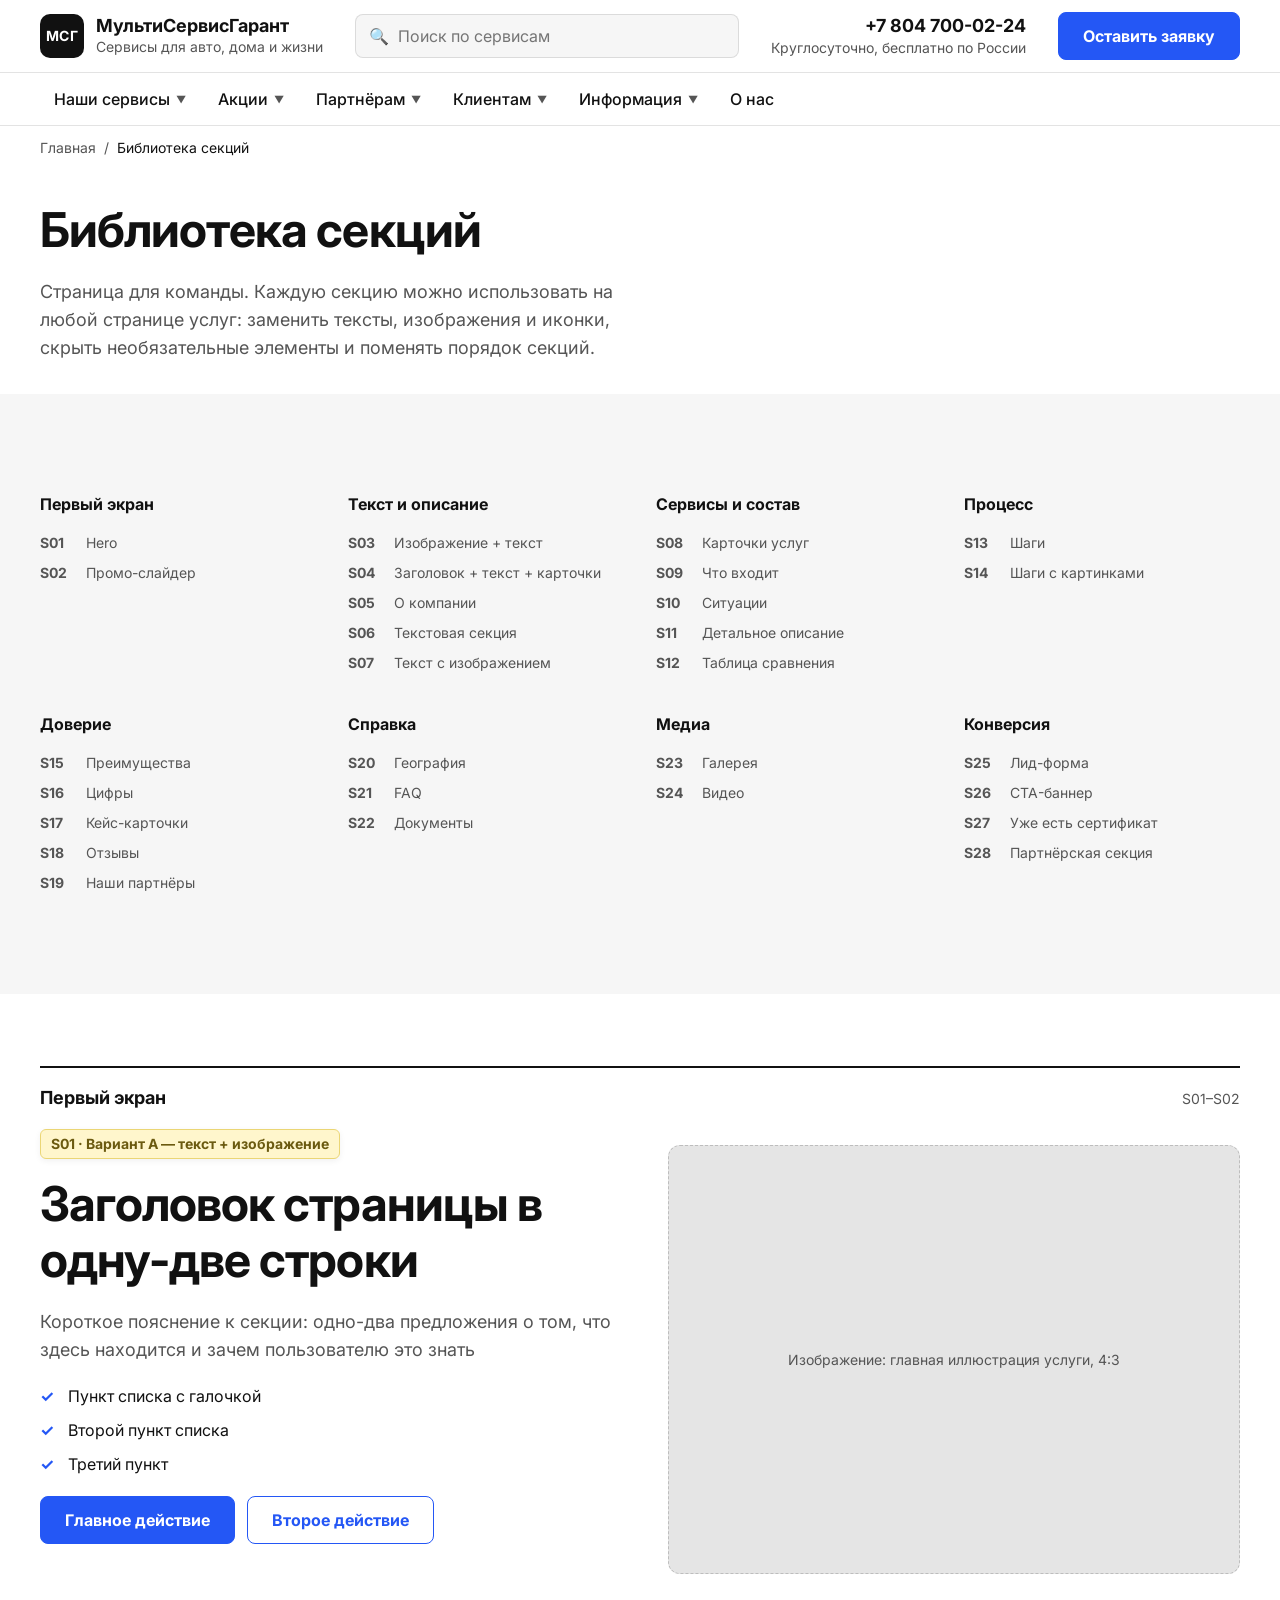
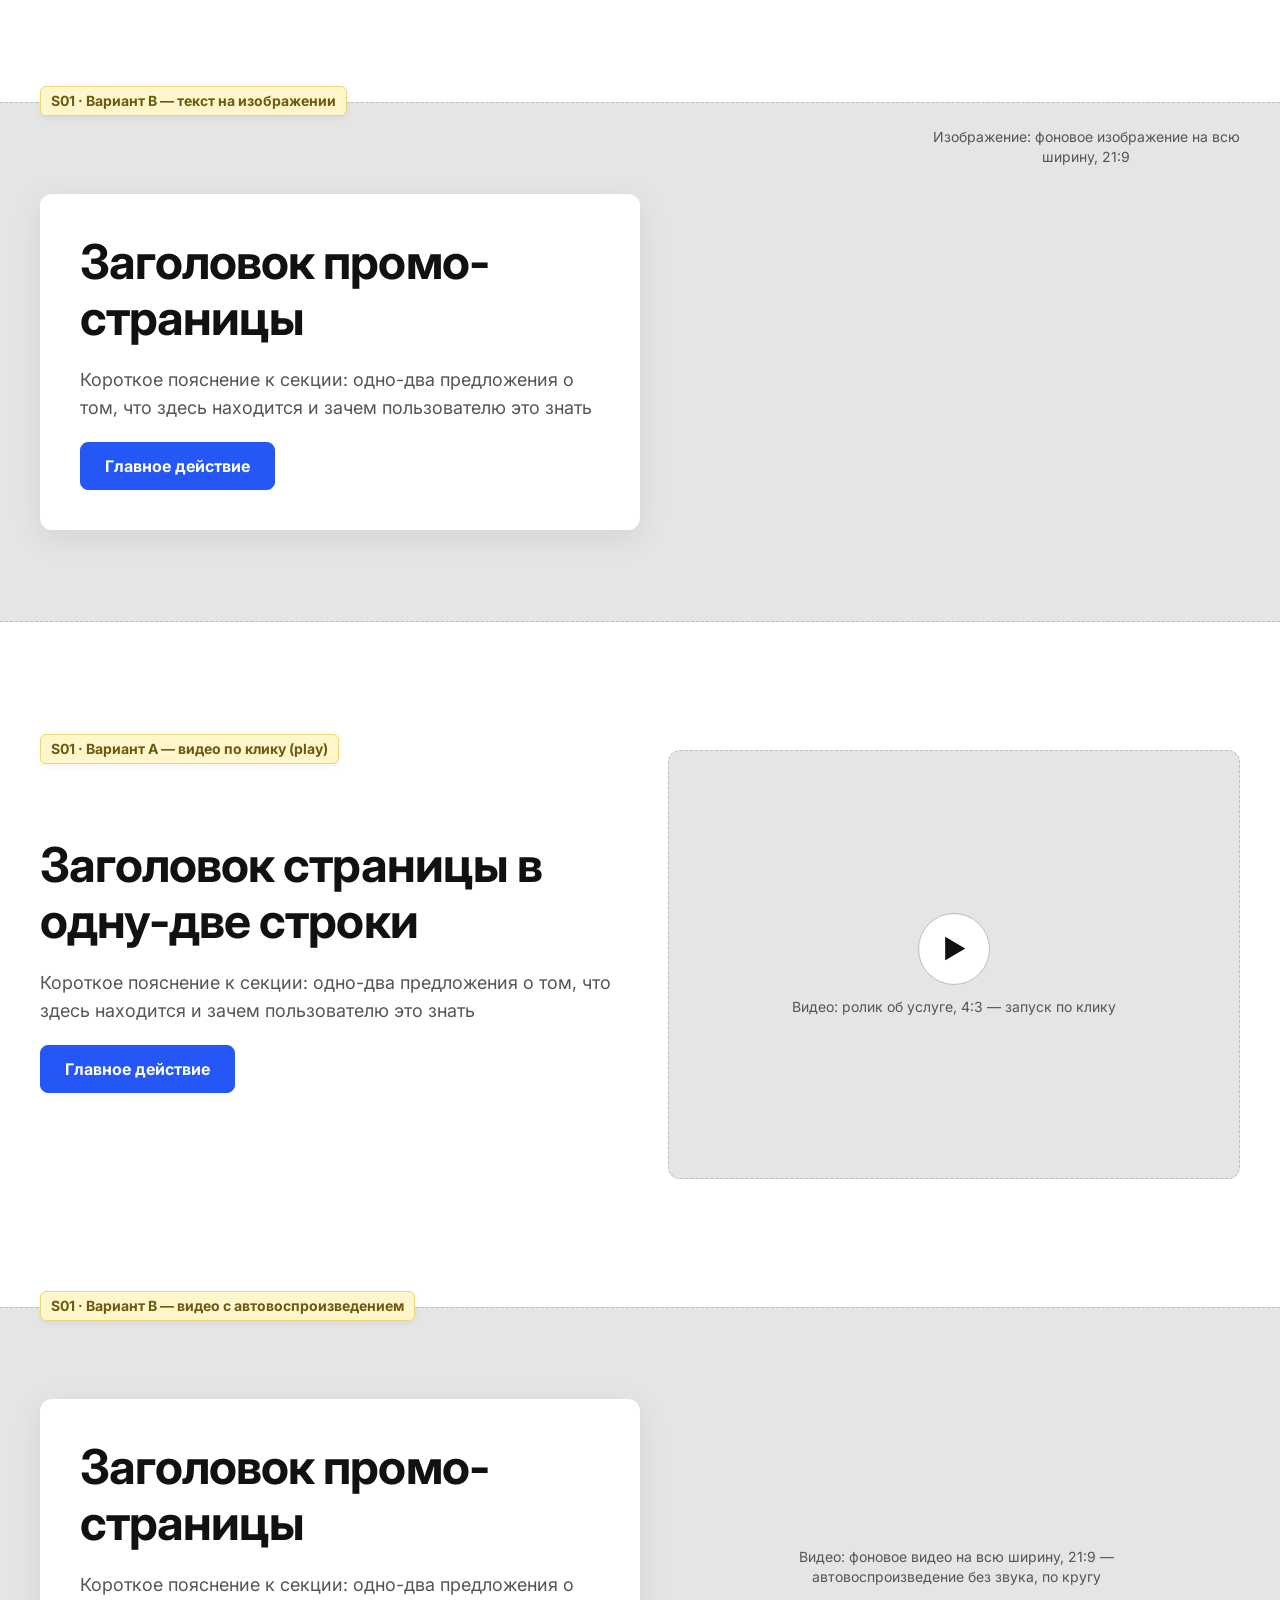
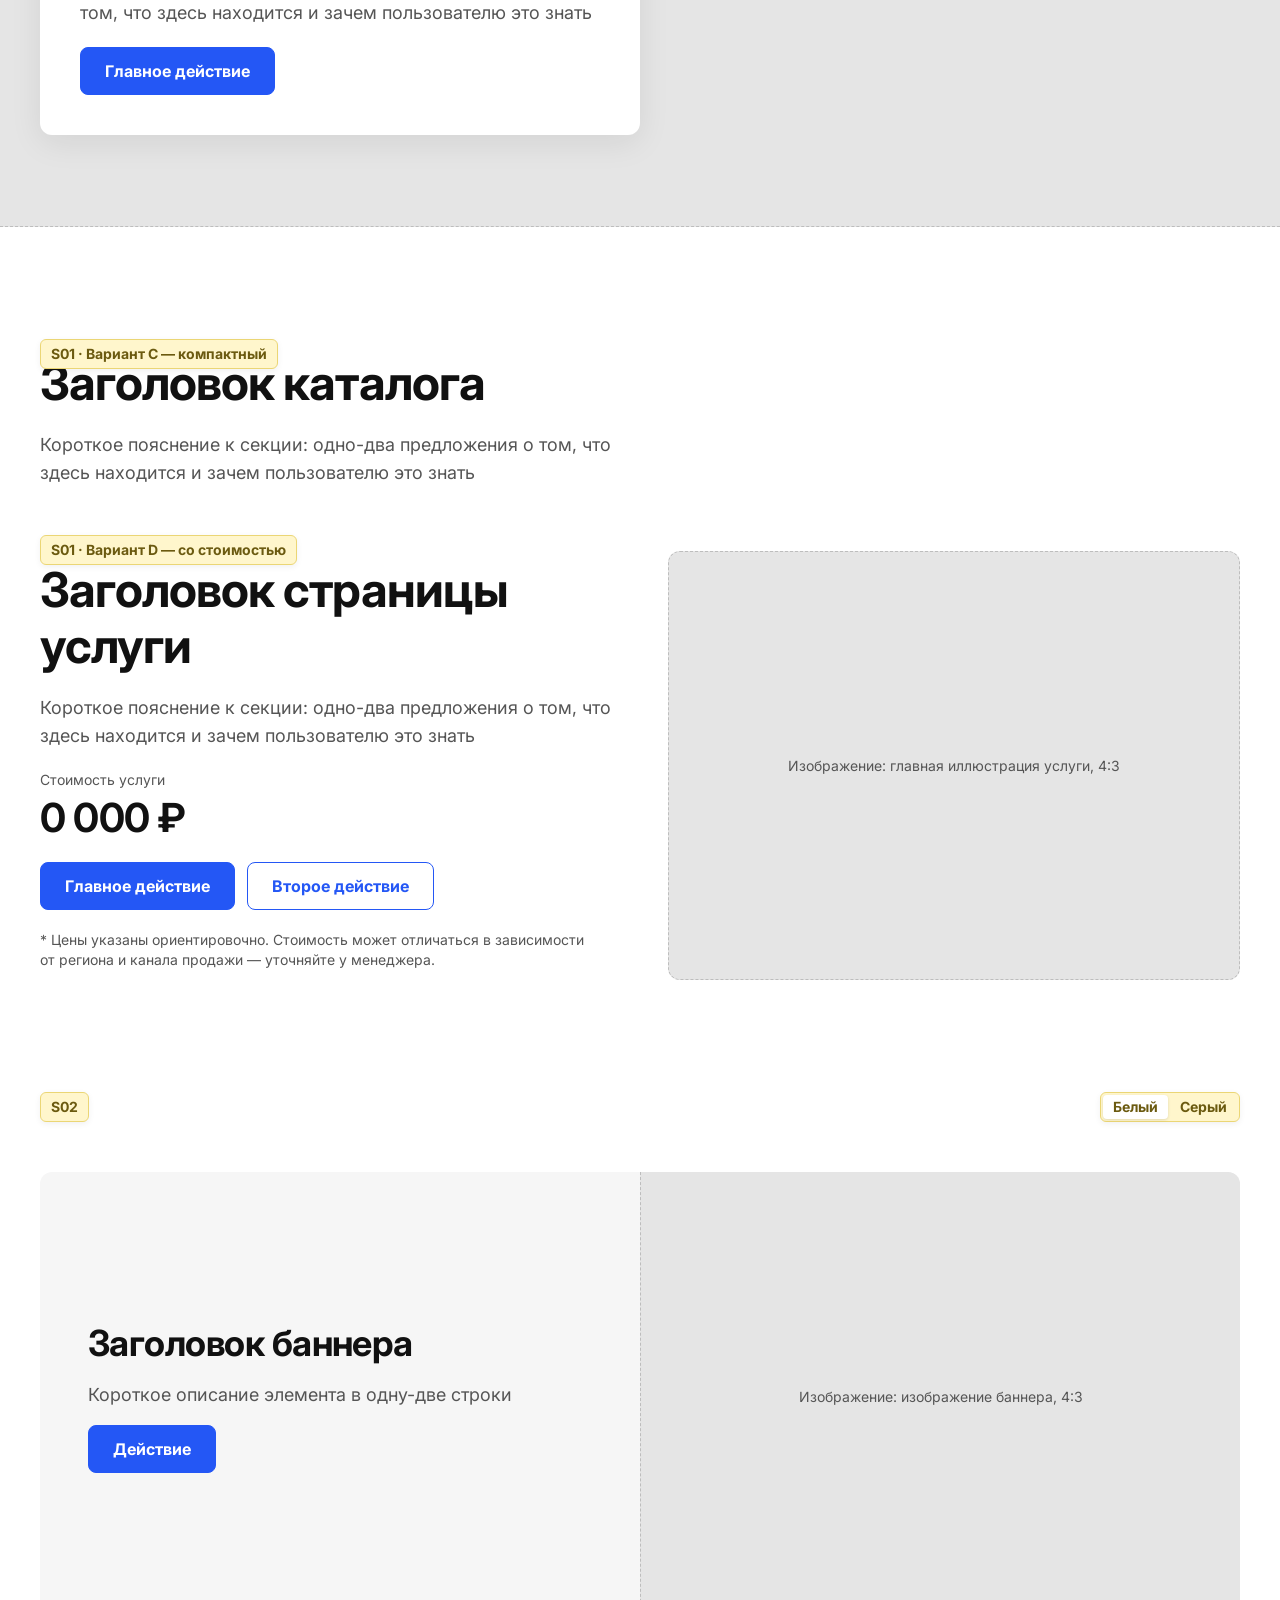
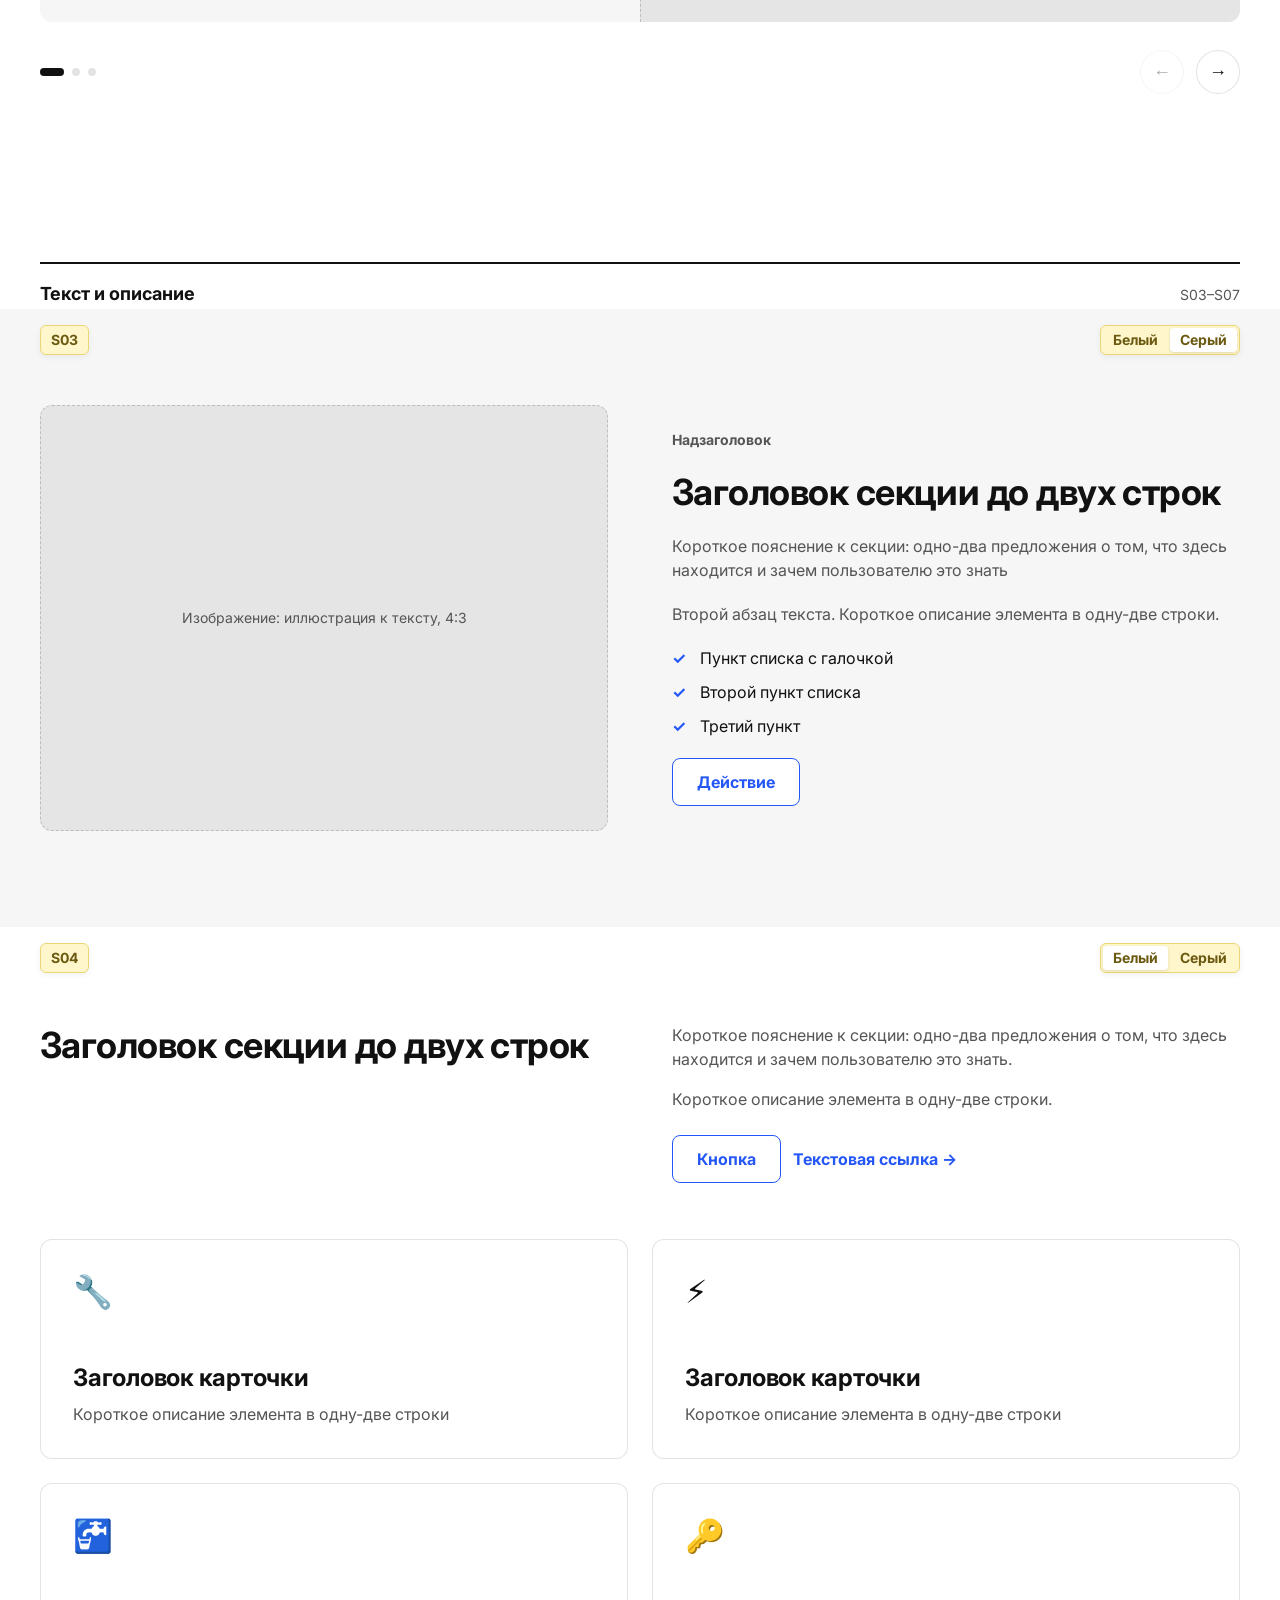
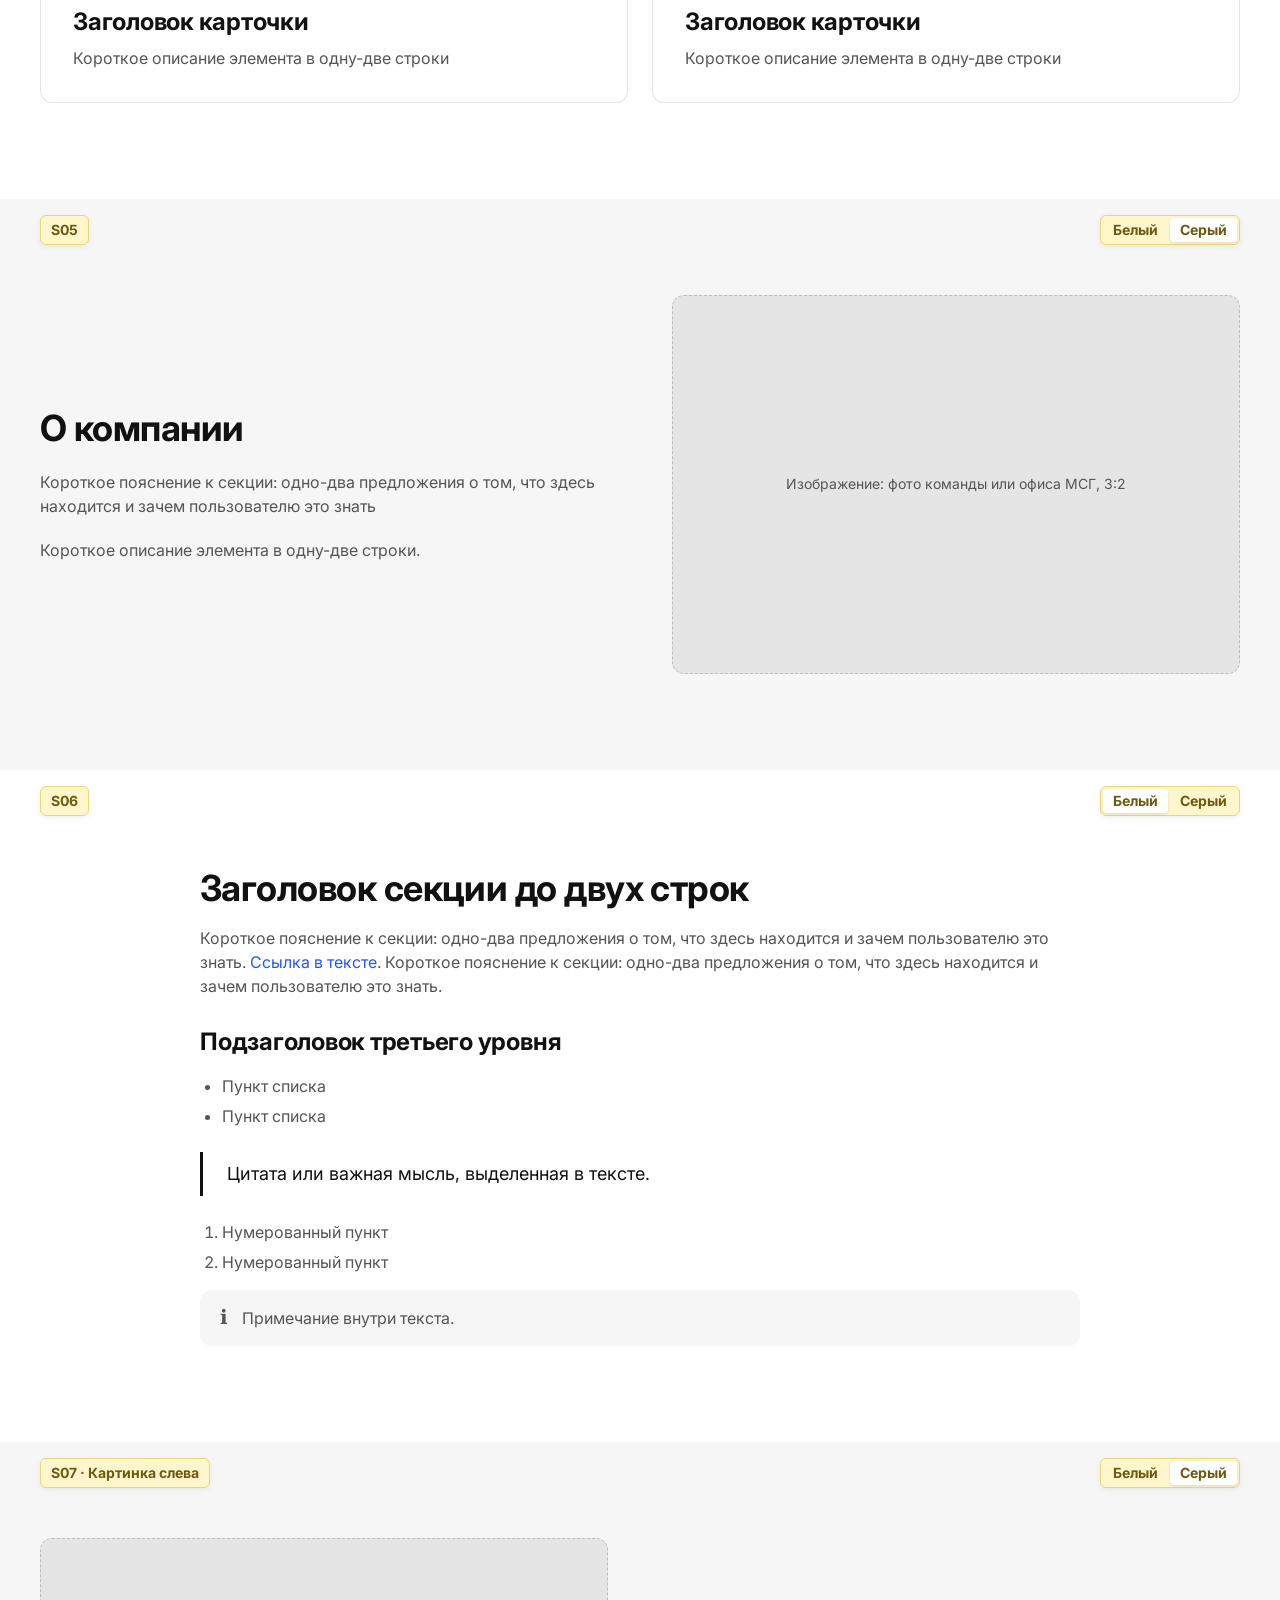
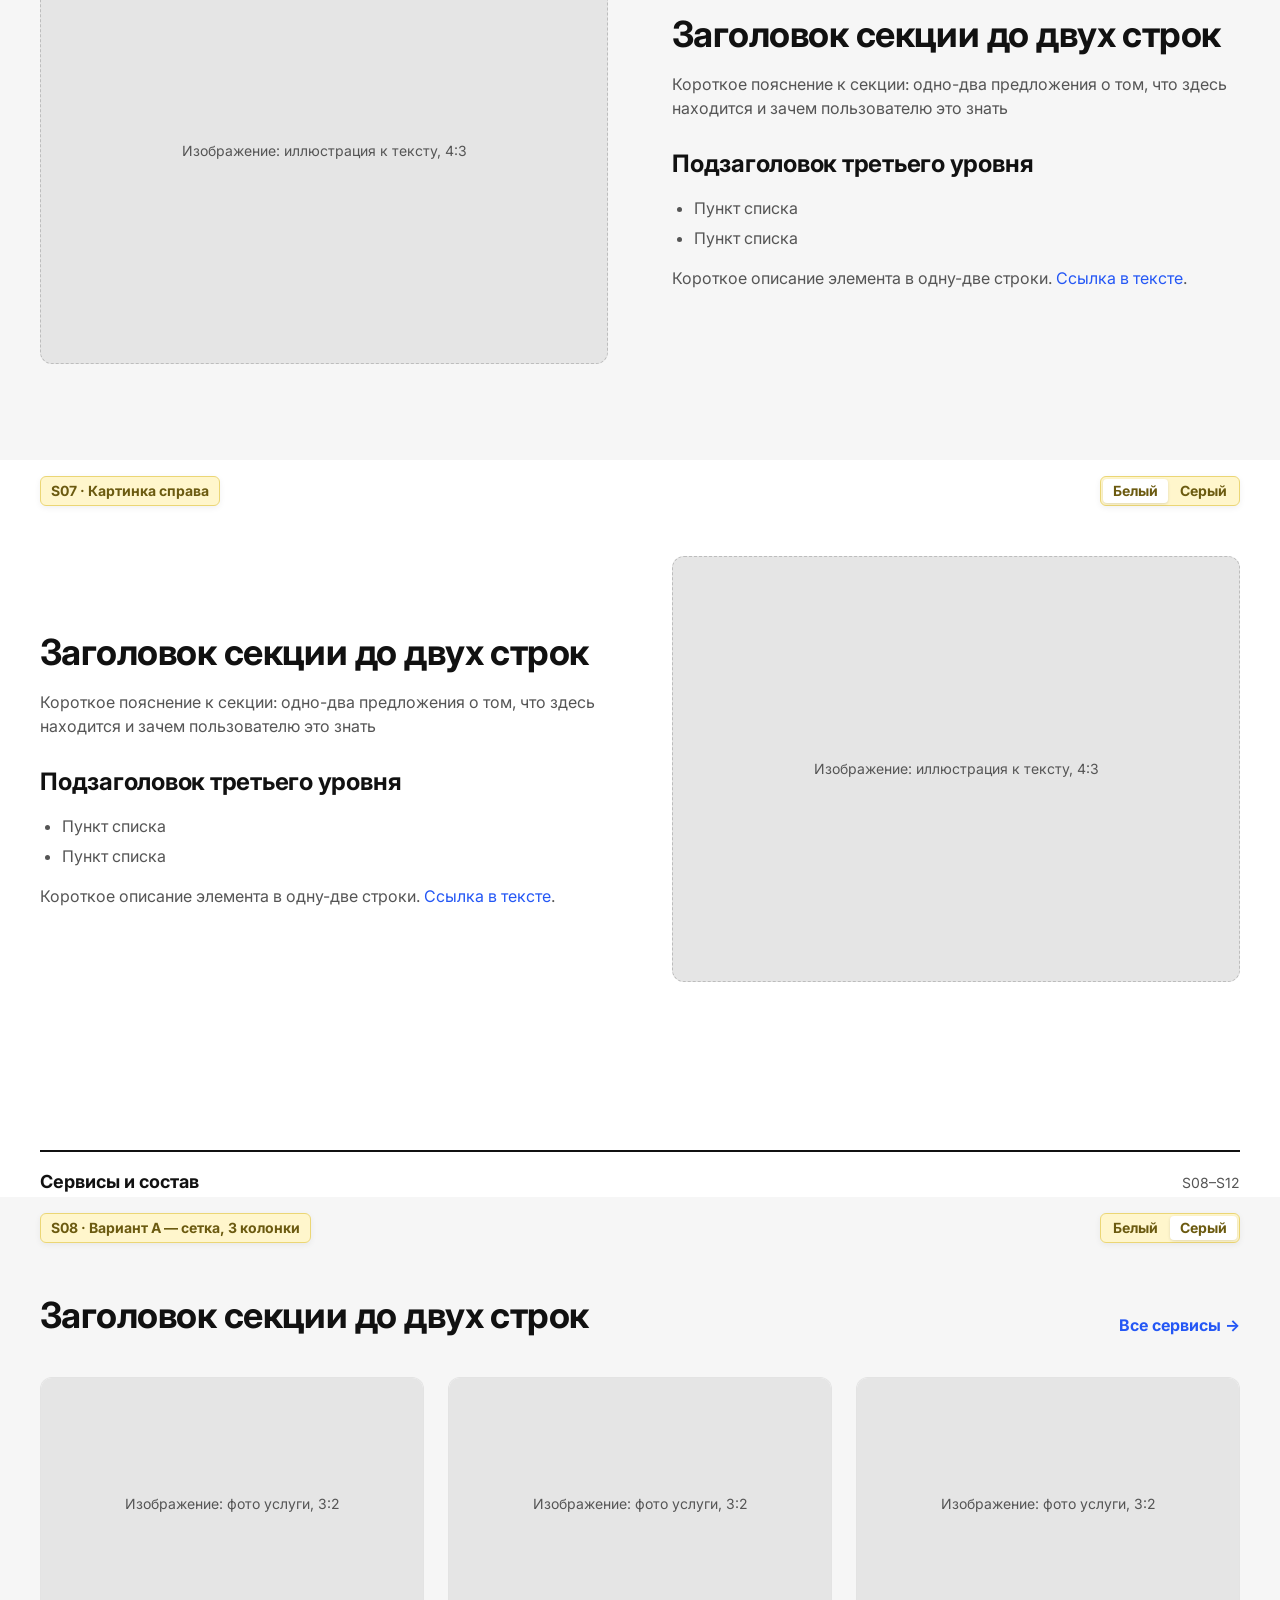
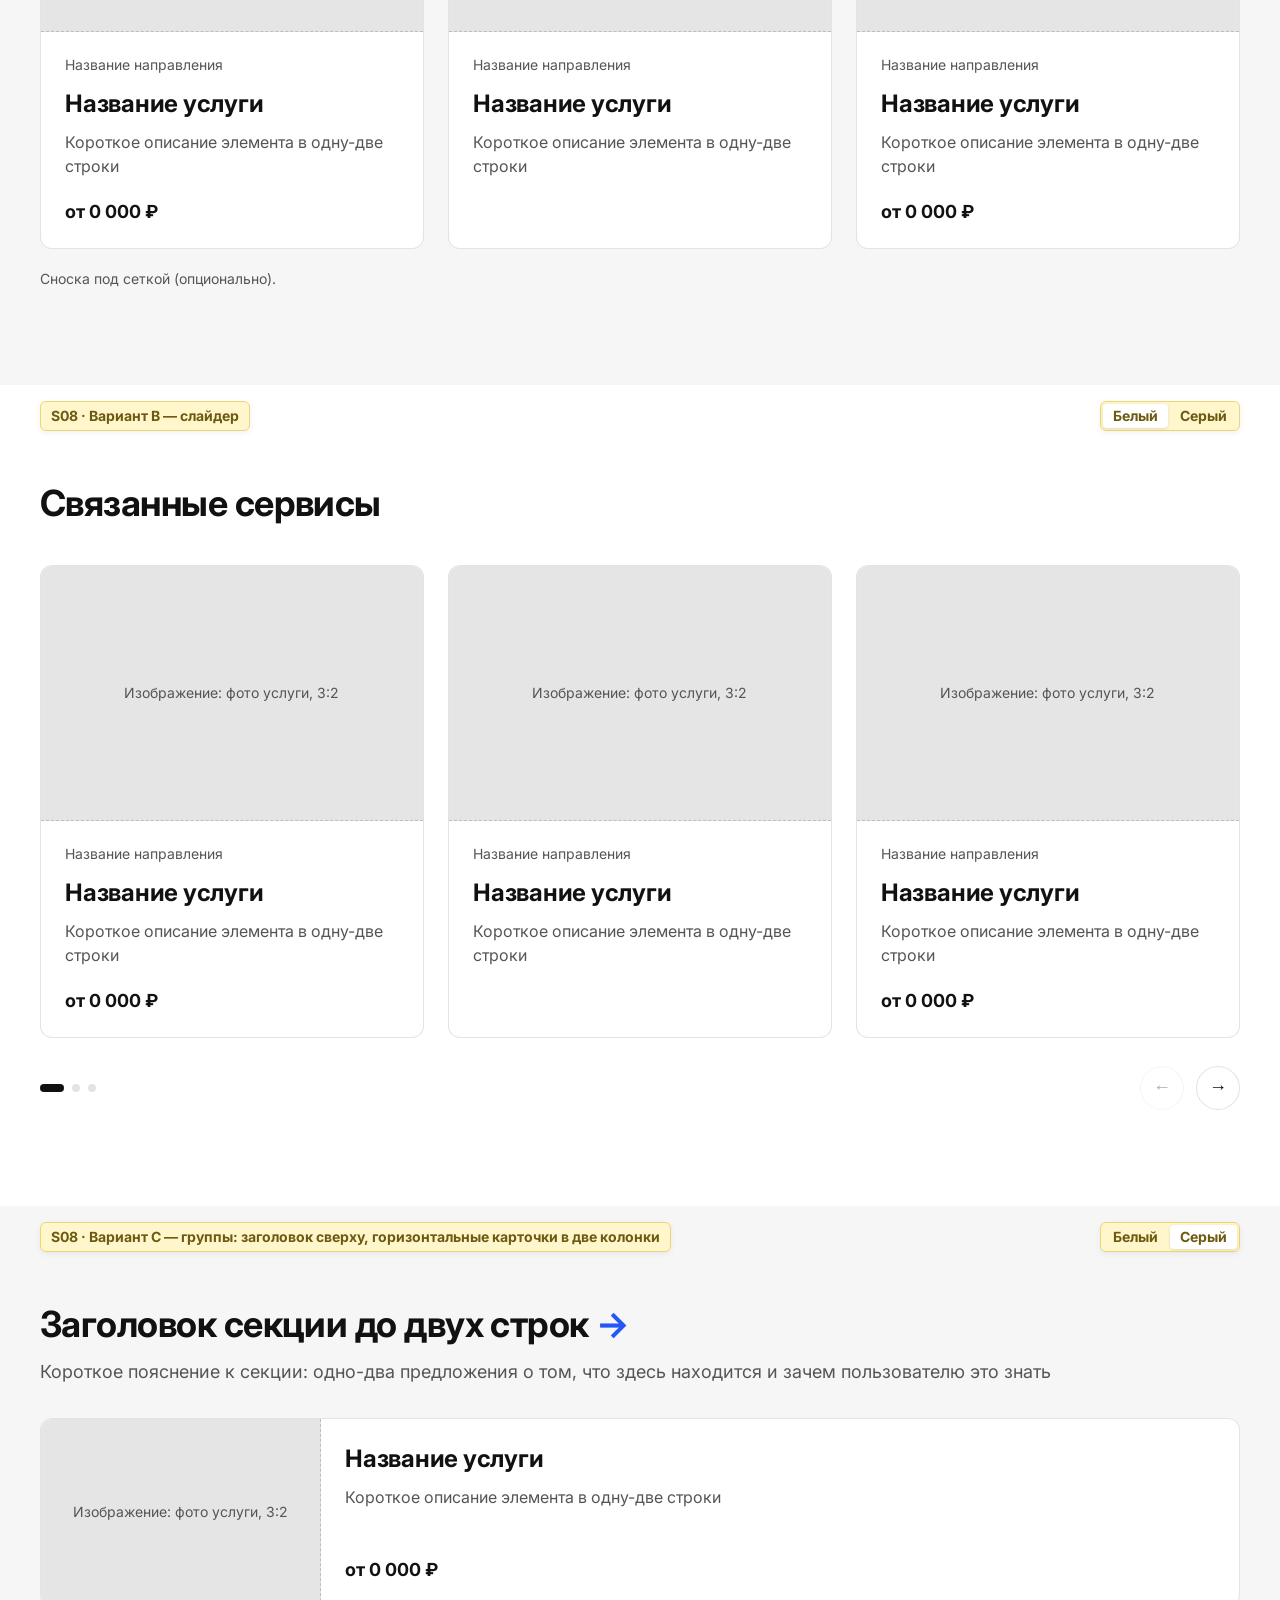
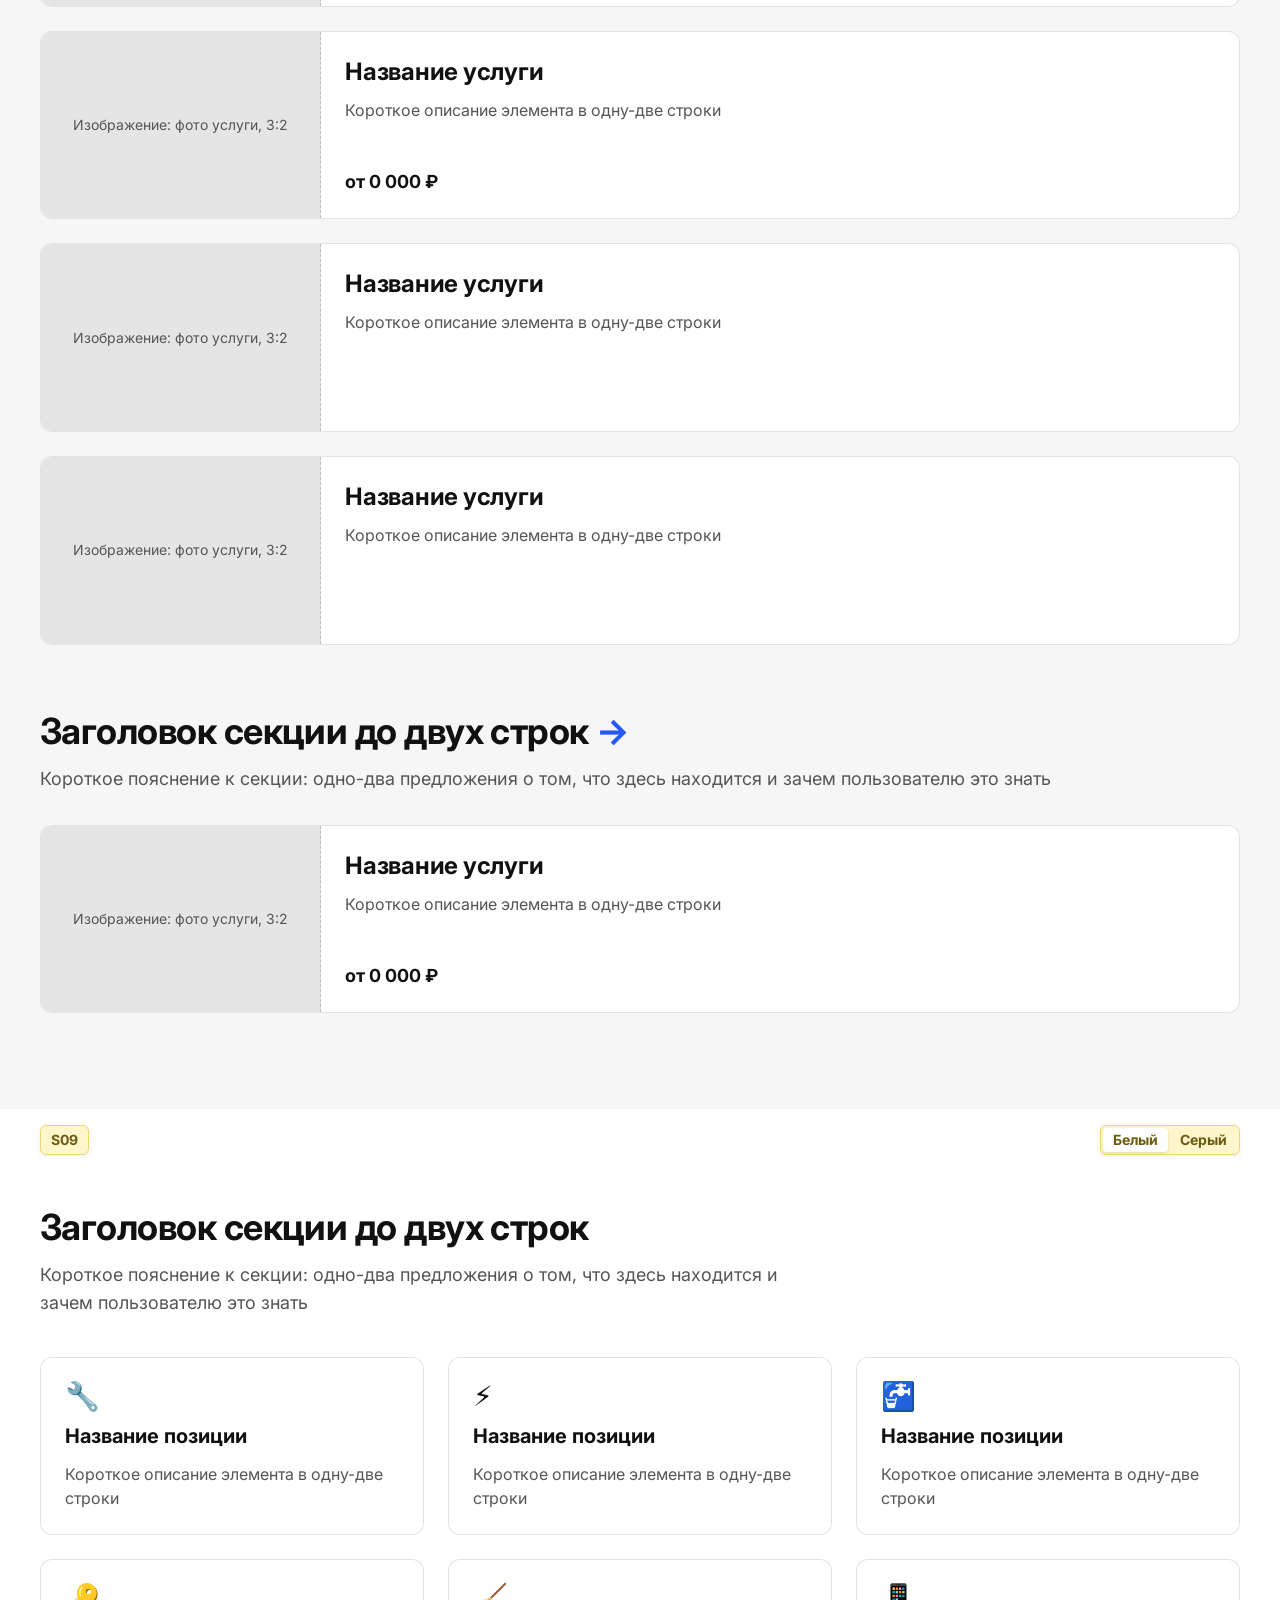
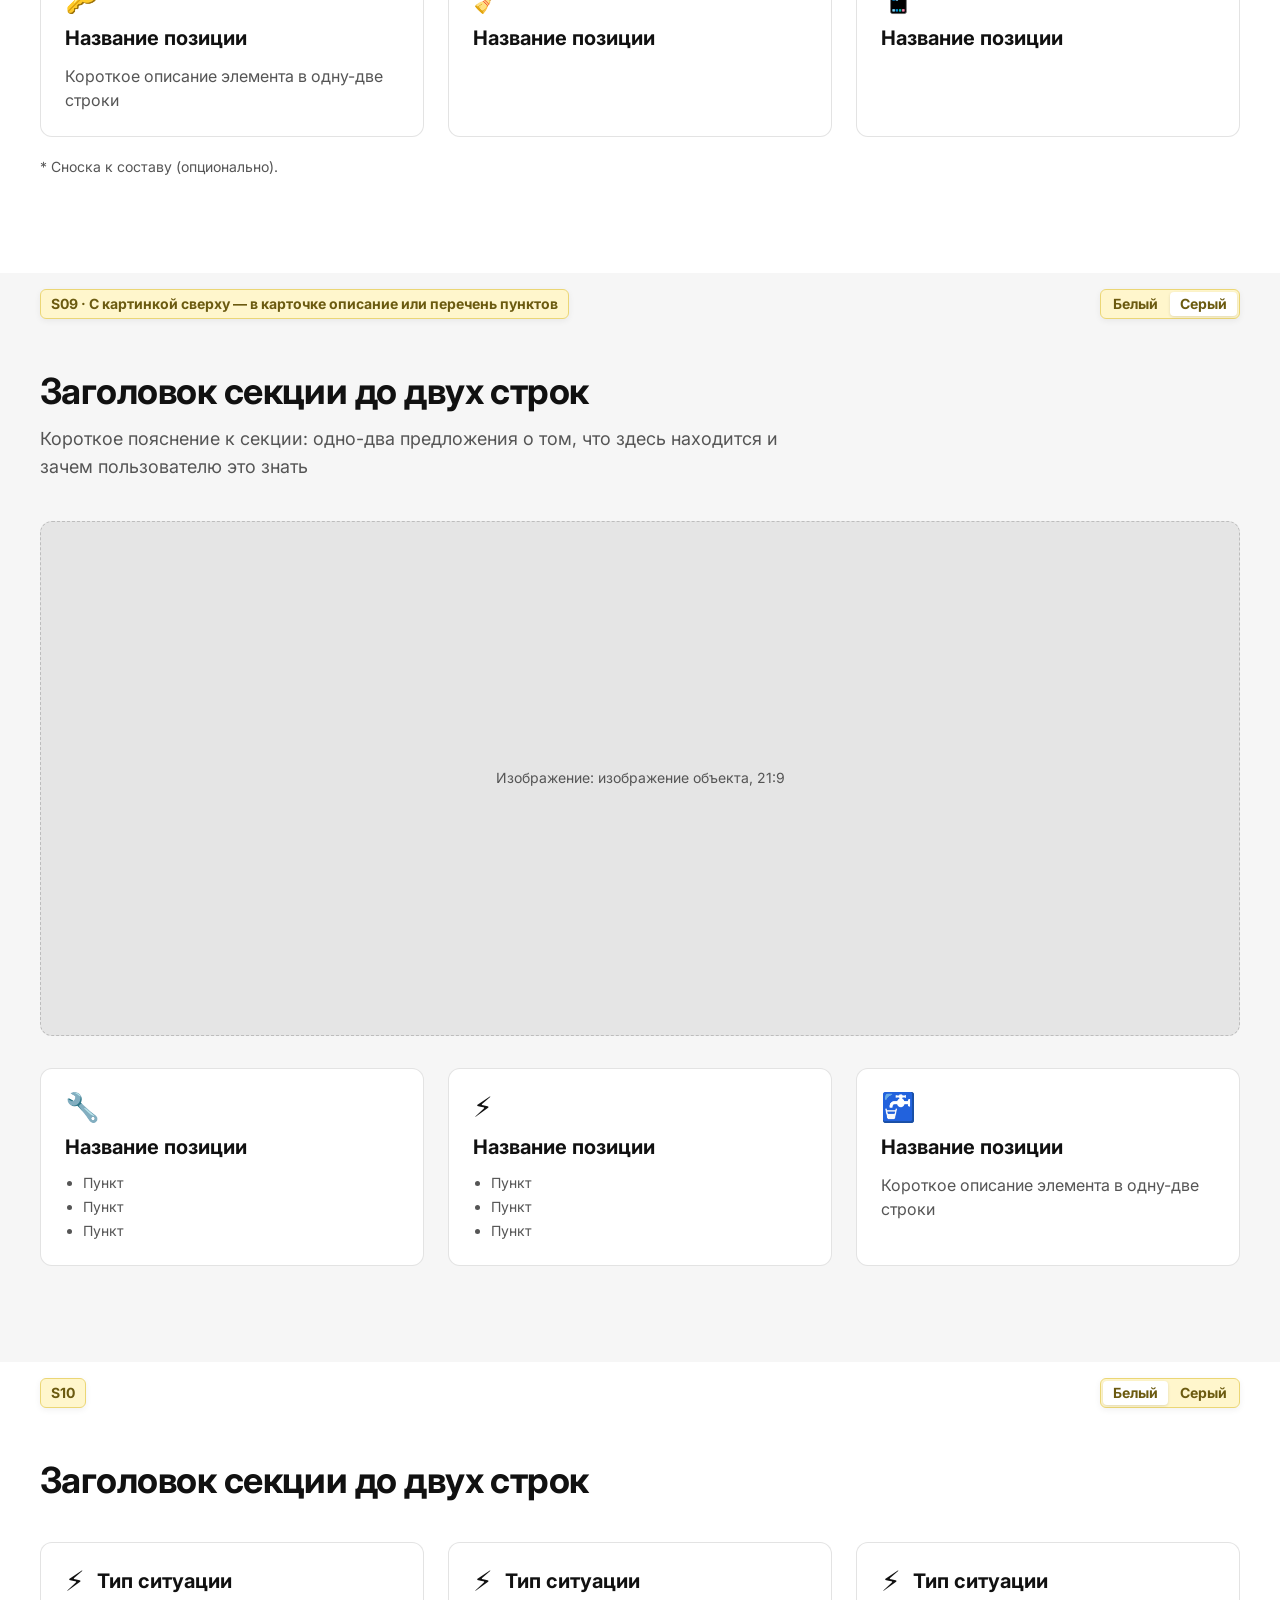
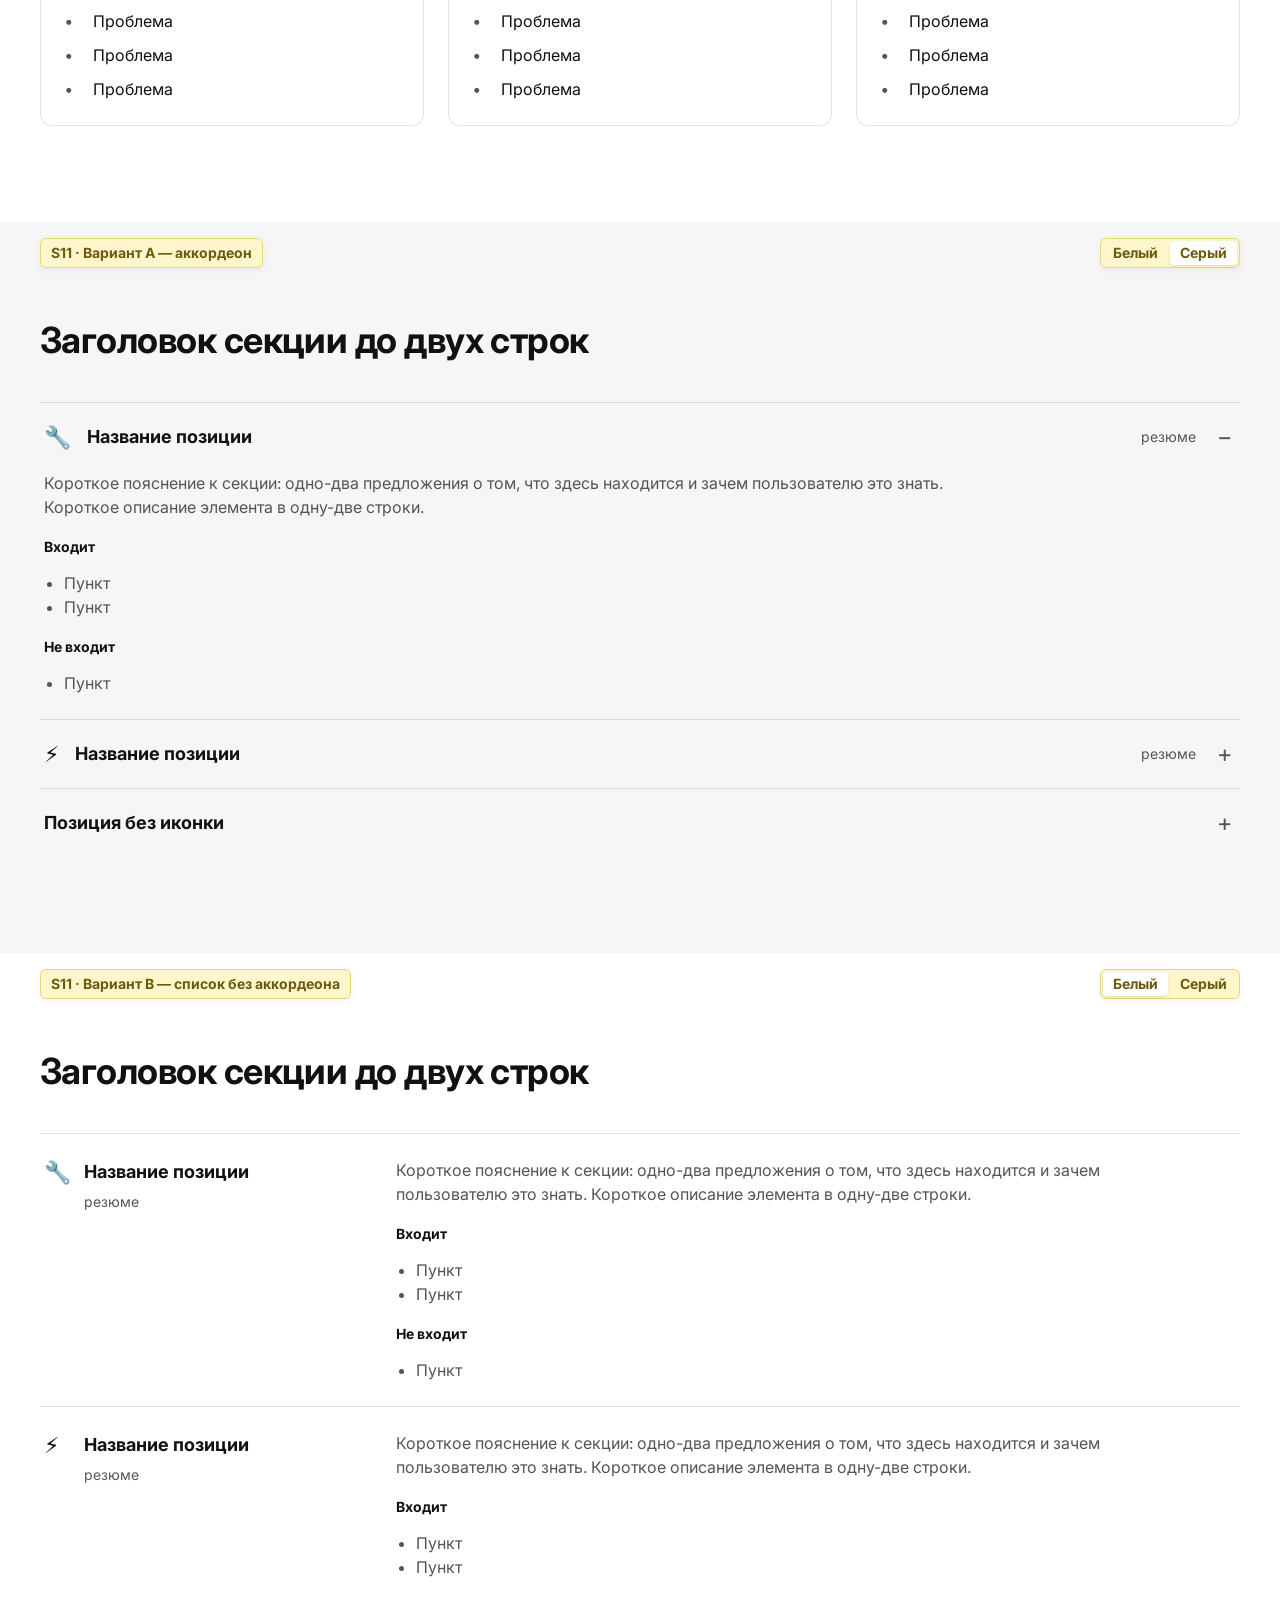
<file: ver 2.0/blocks.html>
<!doctype html><html lang="ru"><head><meta charset="utf-8"><meta name="viewport" content="width=device-width, initial-scale=1, viewport-fit=cover"><meta name="robots" content="noindex"><title>Библиотека секций — МСГ, прототип</title><link rel="preconnect" href="https://fonts.googleapis.com"><link rel="preconnect" href="https://fonts.gstatic.com" crossorigin><link href="https://fonts.googleapis.com/css2?family=Inter:wght@400;500;600;700;800&display=swap" rel="stylesheet"><link rel="stylesheet" href="assets/styles.css"></head><body><div class="page" data-page="blocks" data-title="Библиотека секций — МСГ, прототип"><header class="hdr"><div class="wrap hdr-top"><a class="logo" href="services.html"><span class="logo-mark">МСГ</span><span class="logo-name">МультиСервисГарант<small>Сервисы для авто, дома и жизни</small></span></a><div class="search"><span class="search-ico">🔍</span><input type="search" placeholder="Поиск по сервисам" aria-label="Поиск по сервисам"><div class="search-drop"><p class="caption">Популярные запросы</p><div class="search-chips"><a class="chip" href="home-service.html">Сантехник</a><a class="chip" href="home-service.html">Электрик</a><a class="chip" href="acceptance.html">Приёмка квартиры</a><a class="chip" href="appraisal.html">Оценка для ипотеки</a><a class="chip" href="stub.html">Эвакуатор</a></div><p class="caption">Сервисы</p><div class="search-res"><a href="home-service.html"><span>Домовой сервис</span><span class="caption">Недвижимость</span></a><a href="checkup.html"><span>Чекап недвижимости</span><span class="caption">Недвижимость</span></a><a href="stub.html"><span>Техпомощь на дороге</span><span class="caption">Авто</span></a></div><a class="search-all" href="services.html">Все сервисы →</a></div></div><div class="hdr-phone"><a href="tel:+78047000224">+7 804 700-02-24</a><span class="caption">Круглосуточно, бесплатно по России</span></div><a class="btn btn-primary" href="#" data-modal data-modal-tab="buy">Оставить заявку</a></div><nav class="hdr-nav" aria-label="Основное меню"><div class="wrap" style="position:static"><ul><li class="has-mega"><a class="nav-link" href="services.html">Наши сервисы <span class="caret">▼</span></a><div class="mega"><div class="mega-grid"><div class="mega-col"><h4><a href="realty.html">Сервисы для недвижимости</a></h4><ul class="plain"><li><a href="home-service.html">Домовой сервис</a></li><li><a href="checkup.html">Чекап недвижимости</a></li><li><a href="acceptance.html">Приёмка от застройщика</a></li><li><a href="appraisal.html">Оценка недвижимости</a></li></ul></div><div class="mega-col"><h4><a href="stub.html">Сервисы для авто</a></h4><ul class="plain"><li><a href="stub.html">Техпомощь на дороге</a></li></ul></div><div class="mega-col"><h4><a href="stub.html">Сервисы для жизни</a></h4><ul class="plain"><li><a href="stub.html">Финансовый защитник</a></li></ul></div></div></div></li><li class="has-drop" style="position:relative"><a class="nav-link" href="stub.html">Акции <span class="caret">▼</span></a><div class="drop"><a href="stub.html">Все акции</a><a href="stub.html">Для клиентов</a><a href="stub.html">Для партнёров</a></div></li><li class="has-drop" style="position:relative"><a class="nav-link" href="stub.html">Партнёрам <span class="caret">▼</span></a><div class="drop"><a href="stub.html">Стать партнёром по продажам</a><a href="stub.html">Стать исполнителем услуг</a></div></li><li class="has-drop" style="position:relative"><a class="nav-link" href="stub.html">Клиентам <span class="caret">▼</span></a><div class="drop"><a href="stub.html">Как получить сервис</a><a href="stub.html">Отказ от договора и возврат</a><a href="stub.html">Вопросы и ответы</a></div></li><li class="has-drop" style="position:relative"><a class="nav-link" href="stub.html">Информация <span class="caret">▼</span></a><div class="drop"><a href="stub.html">Контакты</a><a href="stub.html">Правовая информация и документы</a><a href="stub.html">Новости</a></div></li><li><a class="nav-link" href="stub.html">О нас</a></li></ul></div></nav></header><nav class="wrap crumbs" aria-label="Хлебные крошки"><a href="services.html">Главная</a><span>/</span><span class="cur" aria-current="page">Библиотека секций</span></nav><main><section class="hero hero-c"><div class="wrap"><div class="hero-body"><h1>Библиотека секций</h1><p class="lead">Страница для команды. Каждую секцию можно использовать на любой странице услуг: заменить тексты, изображения и иконки, скрыть необязательные элементы и поменять порядок секций.</p></div></div></section><section class="sec alt"><div class="wrap"><div class="toc"><div><h4>Первый экран</h4><ul class="plain"><li><a href="#s01"><span class="id-s">S01</span>Hero</a></li><li><a href="#s02"><span class="id-s">S02</span>Промо-слайдер</a></li></ul></div><div><h4>Текст и описание</h4><ul class="plain"><li><a href="#s03"><span class="id-s">S03</span>Изображение + текст</a></li><li><a href="#s04"><span class="id-s">S04</span>Заголовок + текст + карточки</a></li><li><a href="#s05"><span class="id-s">S05</span>О компании</a></li><li><a href="#s06"><span class="id-s">S06</span>Текстовая секция</a></li><li><a href="#s07"><span class="id-s">S07</span>Текст с изображением</a></li></ul></div><div><h4>Сервисы и состав</h4><ul class="plain"><li><a href="#s08"><span class="id-s">S08</span>Карточки услуг</a></li><li><a href="#s09"><span class="id-s">S09</span>Что входит</a></li><li><a href="#s10"><span class="id-s">S10</span>Ситуации</a></li><li><a href="#s11"><span class="id-s">S11</span>Детальное описание</a></li><li><a href="#s12"><span class="id-s">S12</span>Таблица сравнения</a></li></ul></div><div><h4>Процесс</h4><ul class="plain"><li><a href="#s13"><span class="id-s">S13</span>Шаги</a></li><li><a href="#s14"><span class="id-s">S14</span>Шаги с картинками</a></li></ul></div><div><h4>Доверие</h4><ul class="plain"><li><a href="#s15"><span class="id-s">S15</span>Преимущества</a></li><li><a href="#s16"><span class="id-s">S16</span>Цифры</a></li><li><a href="#s17"><span class="id-s">S17</span>Кейс-карточки</a></li><li><a href="#s18"><span class="id-s">S18</span>Отзывы</a></li><li><a href="#s19"><span class="id-s">S19</span>Наши партнёры</a></li></ul></div><div><h4>Справка</h4><ul class="plain"><li><a href="#s20"><span class="id-s">S20</span>География</a></li><li><a href="#s21"><span class="id-s">S21</span>FAQ</a></li><li><a href="#s22"><span class="id-s">S22</span>Документы</a></li></ul></div><div><h4>Медиа</h4><ul class="plain"><li><a href="#s23"><span class="id-s">S23</span>Галерея</a></li><li><a href="#s24"><span class="id-s">S24</span>Видео</a></li></ul></div><div><h4>Конверсия</h4><ul class="plain"><li><a href="#s25"><span class="id-s">S25</span>Лид-форма</a></li><li><a href="#s26"><span class="id-s">S26</span>CTA-баннер</a></li><li><a href="#s27"><span class="id-s">S27</span>Уже есть сертификат</a></li><li><a href="#s28"><span class="id-s">S28</span>Партнёрская секция</a></li></ul></div></div></div></section><div class="grp"><div class="wrap"><p class="grp-title">Первый экран<span>S01–S02</span></p></div></div><div class="ann" id="s01"><div class="wrap"><div class="ann-box"><div><span class="id">S01</span><b>Hero — первый экран</b><span>Что это, для кого, главное действие. Принцип отступов: у hero нет нижней границы, поэтому он сливается с белой секцией под ним — отступы не складываются, расстояние между ними 96px. Перед серой секцией отступы сохраняются, так как виден край фона.</span></div><div><b>Варианты</b><span>A — текст + изображение; B — текст на изображении; C — компактный; D — текст + стоимость + изображение.</span></div><div><b>Настройки</b><span>Лид, список, кнопки — опционально; у варианта C кнопок нет; у D стоимость и сноска о ценах обязательны. В вариантах A, B и D вместо изображения может быть видео: по клику (play) или с автовоспроизведением без звука.</span></div><div><b>Где используется</b><span><a href="services.html">P1</a>, <a href="realty.html">P2</a>, <a href="home-service.html">P3</a>, <a href="checkup.html">P4</a>, <a href="acceptance.html">P5</a>, <a href="appraisal.html">P6</a></span></div></div></div></div><div class="wrap"><p class="var-label">Вариант A — текст + изображение</p></div><section class="hero"><div class="wrap hero-a"><div class="hero-body"><h1>Заголовок страницы в одну-две строки</h1><p class="lead">Короткое пояснение к секции: одно-два предложения о том, что здесь находится и зачем пользователю это знать</p><ul class="check"><li>Пункт списка с галочкой</li><li>Второй пункт списка</li><li>Третий пункт</li></ul><div class="btns"><a class="btn btn-primary" href="#">Главное действие</a><a class="btn btn-secondary" href="#">Второе действие</a></div></div><div class="ph r-4x3 "><span>Изображение: главная иллюстрация услуги, 4:3</span></div></div></section><div class="wrap"><p class="var-label">Вариант B — текст на изображении</p></div><section class="hero hero-bleed"><div class="hero-b"><div class="ph "><span>Изображение: фоновое изображение на всю ширину, 21:9</span></div><div class="wrap"><div class="hero-card"><div class="hero-body"><h1>Заголовок промо-страницы</h1><p class="lead">Короткое пояснение к секции: одно-два предложения о том, что здесь находится и зачем пользователю это знать</p><div class="btns"><a class="btn btn-primary" href="#">Главное действие</a></div></div></div></div></div></section><div class="wrap"><p class="var-label">Вариант A — видео по клику (play)</p></div><section class="hero"><div class="wrap hero-a"><div class="hero-body"><h1>Заголовок страницы в одну-две строки</h1><p class="lead">Короткое пояснение к секции: одно-два предложения о том, что здесь находится и зачем пользователю это знать</p><div class="btns"><a class="btn btn-primary" href="#">Главное действие</a></div></div><div class="ph r-4x3 hero-video" data-video="click"><div><div class="ph-play" role="button" tabindex="0" aria-label="Смотреть видео">▶</div><span>Видео: ролик об услуге, 4:3 — запуск по клику</span></div></div></div></section><div class="wrap"><p class="var-label">Вариант B — видео с автовоспроизведением</p></div><section class="hero hero-bleed"><div class="hero-b"><div class="ph hero-video" data-video="auto"><span>Видео: фоновое видео на всю ширину, 21:9 — автовоспроизведение без звука, по кругу</span></div><div class="wrap"><div class="hero-card"><div class="hero-body"><h1>Заголовок промо-страницы</h1><p class="lead">Короткое пояснение к секции: одно-два предложения о том, что здесь находится и зачем пользователю это знать</p><div class="btns"><a class="btn btn-primary" href="#">Главное действие</a></div></div></div></div></div></section><div class="wrap"><p class="var-label">Вариант C — компактный</p></div><section class="hero hero-c"><div class="wrap"><div class="hero-body"><h1>Заголовок каталога</h1><p class="lead">Короткое пояснение к секции: одно-два предложения о том, что здесь находится и зачем пользователю это знать</p></div></div></section><div class="wrap"><p class="var-label">Вариант D — со стоимостью</p></div><section class="hero"><div class="wrap hero-a"><div class="hero-body"><h1>Заголовок страницы услуги</h1><p class="lead">Короткое пояснение к секции: одно-два предложения о том, что здесь находится и зачем пользователю это знать</p><div class="hero-price"><span class="caption">Стоимость услуги</span><div class="tariff-price">0 000 ₽</div></div><div class="btns"><a class="btn btn-primary" href="#">Главное действие</a><a class="btn btn-secondary" href="#">Второе действие</a></div><p class="caption hero-note">* Цены указаны ориентировочно. Стоимость может отличаться в зависимости от региона и канала продажи — уточняйте у менеджера.</p></div><div class="ph r-4x3 "><span>Изображение: главная иллюстрация услуги, 4:3</span></div></div></section><div class="ann" id="s02"><div class="wrap"><div class="ann-box"><div><span class="id">S02</span><b>Промо-слайдер</b><span>Карусель акций и спецпредложений.</span></div><div><b>Варианты</b><span>Один вариант.</span></div><div><b>Настройки</b><span>1–5 баннеров; в баннере заголовок, подзаголовок, кнопка и изображение 4:3 справа; пагинация слева, стрелки справа; при одном баннере навигация скрыта.</span></div><div><b>Где используется</b><span><a href="services.html">P1</a></span></div></div></div></div><section class="sec alt"><div class="wrap"><div class="slider one"><div class="slider-track"><div class="promo"><div class="promo-body"><h2>Заголовок баннера</h2><p class="lead">Короткое описание элемента в одну-две строки</p><a class="btn btn-primary" href="#">Действие</a></div><div class="ph r-4x3 "><span>Изображение: изображение баннера, 4:3</span></div></div><div class="promo"><div class="promo-body"><h2>Заголовок баннера</h2><p class="lead">Короткое описание элемента в одну-две строки</p><a class="btn btn-primary" href="#">Действие</a></div><div class="ph r-4x3 "><span>Изображение: изображение баннера, 4:3</span></div></div><div class="promo"><div class="promo-body"><h2>Заголовок баннера</h2><p class="lead">Короткое описание элемента в одну-две строки</p><a class="btn btn-primary" href="#">Действие</a></div><div class="ph r-4x3 "><span>Изображение: изображение баннера, 4:3</span></div></div></div><div class="slider-nav"><div class="dots"></div><div class="slider-arrows"><button class="slider-btn slider-prev" aria-label="Назад">←</button><button class="slider-btn slider-next" aria-label="Вперёд">→</button></div></div></div></div></section><div class="grp"><div class="wrap"><p class="grp-title">Текст и описание<span>S03–S07</span></p></div></div><div class="ann" id="s03"><div class="wrap"><div class="ann-box"><div><span class="id">S03</span><b>Изображение + текст</b><span>Раскрытие одной мысли с иллюстрацией.</span></div><div><b>Варианты</b><span>Один вариант.</span></div><div><b>Настройки</b><span>Надзаголовок, список, кнопка — опционально.</span></div><div><b>Где используется</b><span><a href="realty.html">P2</a>, <a href="acceptance.html">P5</a>, <a href="appraisal.html">P6</a></span></div></div></div></div><section class="sec"><div class="wrap"><div class="it"><div class="it-media"><div class="ph r-4x3 "><span>Изображение: иллюстрация к тексту, 4:3</span></div></div><div class="it-body"><p class="kicker">Надзаголовок</p><h2>Заголовок секции до двух строк</h2><p>Короткое пояснение к секции: одно-два предложения о том, что здесь находится и зачем пользователю это знать</p><p>Второй абзац текста. Короткое описание элемента в одну-две строки.</p><ul class="check"><li>Пункт списка с галочкой</li><li>Второй пункт списка</li><li>Третий пункт</li></ul><a class="btn btn-secondary" href="#">Действие</a></div></div></div></section><div class="ann" id="s04"><div class="wrap"><div class="ann-box"><div><span class="id">S04</span><b>Заголовок + текст + карточки</b><span>Вводный текст с кнопкой и ссылкой, под ним сетка карточек.</span></div><div><b>Варианты</b><span>Один вариант.</span></div><div><b>Настройки</b><span>Кнопка и ссылка — опционально; 2–6 карточек в 2 или 3 колонки.</span></div><div><b>Где используется</b><span>— (новая секция, пока не используется)</span></div></div></div></div><section class="sec"><div class="wrap"><div class="ic-top"><h2>Заголовок секции до двух строк</h2><div class="ic-text"><p>Короткое пояснение к секции: одно-два предложения о том, что здесь находится и зачем пользователю это знать.</p><p>Короткое описание элемента в одну-две строки.</p><div class="btns"><a class="btn btn-secondary" href="#">Кнопка</a><a class="link-more" href="#">Текстовая ссылка →</a></div></div></div><div class="grid g2"><div class="card ic-card"><span class="ico">🔧</span><div><h3>Заголовок карточки</h3><p>Короткое описание элемента в одну-две строки</p></div></div><div class="card ic-card"><span class="ico">⚡</span><div><h3>Заголовок карточки</h3><p>Короткое описание элемента в одну-две строки</p></div></div><div class="card ic-card"><span class="ico">🚰</span><div><h3>Заголовок карточки</h3><p>Короткое описание элемента в одну-две строки</p></div></div><div class="card ic-card"><span class="ico">🔑</span><div><h3>Заголовок карточки</h3><p>Короткое описание элемента в одну-две строки</p></div></div></div></div></section><div class="ann" id="s05"><div class="wrap"><div class="ann-box"><div><span class="id">S05</span><b>О компании</b><span>Кто мы и почему нам можно доверять.</span></div><div><b>Варианты</b><span>Один вариант.</span></div><div><b>Настройки</b><span>Одно изображение 3:2, заголовок и описание из одного-двух абзацев.</span></div><div><b>Где используется</b><span><a href="services.html">P1</a>, <a href="realty.html">P2</a>, <a href="home-service.html">P3</a>, <a href="checkup.html">P4</a>, <a href="acceptance.html">P5</a>, <a href="appraisal.html">P6</a></span></div></div></div></div><section class="sec"><div class="wrap"><div class="about"><div class="it-body"><h2>О компании</h2><p>Короткое пояснение к секции: одно-два предложения о том, что здесь находится и зачем пользователю это знать</p><p>Короткое описание элемента в одну-две строки.</p></div><div class="about-media"><div class="ph r-3x2 "><span>Изображение: фото команды или офиса МСГ, 3:2</span></div></div></div></div></section><div class="ann" id="s06"><div class="wrap"><div class="ann-box"><div><span class="id">S06</span><b>Текстовая секция</b><span>Произвольный форматированный текст.</span></div><div><b>Варианты</b><span>Один вариант.</span></div><div><b>Настройки</b><span>H2–H4, списки, ссылки, цитата, примечание.</span></div><div><b>Где используется</b><span>По необходимости</span></div></div></div></div><section class="sec"><div class="wrap"><div class="rich"><h2>Заголовок секции до двух строк</h2><p>Короткое пояснение к секции: одно-два предложения о том, что здесь находится и зачем пользователю это знать. <a href="#">Ссылка в тексте</a>. Короткое пояснение к секции: одно-два предложения о том, что здесь находится и зачем пользователю это знать.</p><h3>Подзаголовок третьего уровня</h3><ul><li>Пункт списка</li><li>Пункт списка</li></ul><blockquote>Цитата или важная мысль, выделенная в тексте.</blockquote><ol><li>Нумерованный пункт</li><li>Нумерованный пункт</li></ol><div class="note"><span class="ico">ℹ︎</span><span>Примечание внутри текста.</span></div></div></div></section><div class="ann" id="s07"><div class="wrap"><div class="ann-box"><div><span class="id">S07</span><b>Текст с изображением</b><span>Развёрнутый текст с иллюстрацией, колонки 50 на 50.</span></div><div><b>Варианты</b><span>Картинка слева / картинка справа.</span></div><div><b>Настройки</b><span>H2–H4, списки, ссылки, цитата, примечание — как в текстовой секции; одно изображение 4:3.</span></div><div><b>Где используется</b><span>— (новая секция, пока не используется)</span></div></div></div></div><div class="wrap"><p class="var-label">Картинка слева</p></div><section class="sec"><div class="wrap"><div class="rm"><div class="rm-media"><div class="ph r-4x3 "><span>Изображение: иллюстрация к тексту, 4:3</span></div></div><div class="rich rm-text"><h2>Заголовок секции до двух строк</h2><p>Короткое пояснение к секции: одно-два предложения о том, что здесь находится и зачем пользователю это знать</p><h3>Подзаголовок третьего уровня</h3><ul><li>Пункт списка</li><li>Пункт списка</li></ul><p>Короткое описание элемента в одну-две строки. <a href="#">Ссылка в тексте</a>.</p></div></div></div></section><div class="wrap"><p class="var-label">Картинка справа</p></div><section class="sec"><div class="wrap"><div class="rm"><div class="rich rm-text"><h2>Заголовок секции до двух строк</h2><p>Короткое пояснение к секции: одно-два предложения о том, что здесь находится и зачем пользователю это знать</p><h3>Подзаголовок третьего уровня</h3><ul><li>Пункт списка</li><li>Пункт списка</li></ul><p>Короткое описание элемента в одну-две строки. <a href="#">Ссылка в тексте</a>.</p></div><div class="rm-media"><div class="ph r-4x3 "><span>Изображение: иллюстрация к тексту, 4:3</span></div></div></div></div></section><div class="grp"><div class="wrap"><p class="grp-title">Сервисы и состав<span>S08–S12</span></p></div></div><div class="ann" id="s08"><div class="wrap"><div class="ann-box"><div><span class="id">S08</span><b>Карточки услуг</b><span>Витрина услуг или продуктов.</span></div><div><b>Варианты</b><span>A — сетка 2/3 колонки; B — слайдер; C — группа с горизонтальными карточками.</span></div><div><b>Настройки</b><span>Изображение, направление, цена — опционально.</span></div><div><b>Где используется</b><span><a href="services.html">P1</a>, <a href="realty.html">P2</a>, <a href="home-service.html">P3</a>, <a href="checkup.html">P4</a>, <a href="acceptance.html">P5</a>, <a href="appraisal.html">P6</a></span></div></div></div></div><div class="wrap"><p class="var-label">Вариант A — сетка, 3 колонки</p></div><section class="sec"><div class="wrap"><div class="sec-head"><div><h2>Заголовок секции до двух строк</h2></div><a class="link-more" href="#">Все сервисы →</a></div><div class="grid g3"><a class="card svc" href="#"><div class="ph r-3x2 "><span>Изображение: фото услуги, 3:2</span></div><div class="svc-body"><div class="svc-top"><span class="caption">Название направления</span></div><h3>Название услуги</h3><p class="muted">Короткое описание элемента в одну-две строки</p><div class="svc-foot"><span class="price">от 0 000 ₽</span></div></div></a><a class="card svc" href="#"><div class="ph r-3x2 "><span>Изображение: фото услуги, 3:2</span></div><div class="svc-body"><div class="svc-top"><span class="caption">Название направления</span></div><h3>Название услуги</h3><p class="muted">Короткое описание элемента в одну-две строки</p></div></a><a class="card svc" href="#"><div class="ph r-3x2 "><span>Изображение: фото услуги, 3:2</span></div><div class="svc-body"><div class="svc-top"><span class="caption">Название направления</span></div><h3>Название услуги</h3><p class="muted">Короткое описание элемента в одну-две строки</p><div class="svc-foot"><span class="price">от 0 000 ₽</span></div></div></a></div><p class="note-foot">Сноска под сеткой (опционально).</p></div></section><div class="wrap"><p class="var-label">Вариант B — слайдер</p></div><section class="sec"><div class="wrap"><div class="sec-head"><div><h2>Связанные сервисы</h2></div></div><div class="slider"><div class="slider-track"><a class="card svc" href="#"><div class="ph r-3x2 "><span>Изображение: фото услуги, 3:2</span></div><div class="svc-body"><div class="svc-top"><span class="caption">Название направления</span></div><h3>Название услуги</h3><p class="muted">Короткое описание элемента в одну-две строки</p><div class="svc-foot"><span class="price">от 0 000 ₽</span></div></div></a><a class="card svc" href="#"><div class="ph r-3x2 "><span>Изображение: фото услуги, 3:2</span></div><div class="svc-body"><div class="svc-top"><span class="caption">Название направления</span></div><h3>Название услуги</h3><p class="muted">Короткое описание элемента в одну-две строки</p></div></a><a class="card svc" href="#"><div class="ph r-3x2 "><span>Изображение: фото услуги, 3:2</span></div><div class="svc-body"><div class="svc-top"><span class="caption">Название направления</span></div><h3>Название услуги</h3><p class="muted">Короткое описание элемента в одну-две строки</p><div class="svc-foot"><span class="price">от 0 000 ₽</span></div></div></a><a class="card svc" href="#"><div class="ph r-3x2 "><span>Изображение: фото услуги, 3:2</span></div><div class="svc-body"><div class="svc-top"><span class="caption">Название направления</span></div><h3>Название услуги</h3><p class="muted">Короткое описание элемента в одну-две строки</p></div></a><a class="card svc" href="#"><div class="ph r-3x2 "><span>Изображение: фото услуги, 3:2</span></div><div class="svc-body"><div class="svc-top"><span class="caption">Название направления</span></div><h3>Название услуги</h3><p class="muted">Короткое описание элемента в одну-две строки</p><div class="svc-foot"><span class="price">от 0 000 ₽</span></div></div></a></div><div class="slider-nav"><div class="dots"></div><div class="slider-arrows"><button class="slider-btn slider-prev" aria-label="Назад">←</button><button class="slider-btn slider-next" aria-label="Вперёд">→</button></div></div></div></div></section><div class="wrap"><p class="var-label">Вариант C — группы: заголовок сверху, горизонтальные карточки в две колонки</p></div><section class="sec"><div class="wrap"><div class="svc-group"><div class="svc-group-head"><h2><a href="#">Заголовок секции до двух строк<span class="arrow" aria-hidden="true"> →</span></a></h2><p class="lead">Короткое пояснение к секции: одно-два предложения о том, что здесь находится и зачем пользователю это знать</p></div><div class="svc-stack"><a class="card svc svc-h" href="#"><div class="ph r-3x2 "><span>Изображение: фото услуги, 3:2</span></div><div class="svc-body"><h3>Название услуги</h3><p class="muted">Короткое описание элемента в одну-две строки</p><div class="svc-foot"><span class="price">от 0 000 ₽</span></div></div></a><a class="card svc svc-h" href="#"><div class="ph r-3x2 "><span>Изображение: фото услуги, 3:2</span></div><div class="svc-body"><h3>Название услуги</h3><p class="muted">Короткое описание элемента в одну-две строки</p><div class="svc-foot"><span class="price">от 0 000 ₽</span></div></div></a><a class="card svc svc-h" href="#"><div class="ph r-3x2 "><span>Изображение: фото услуги, 3:2</span></div><div class="svc-body"><h3>Название услуги</h3><p class="muted">Короткое описание элемента в одну-две строки</p></div></a><a class="card svc svc-h" href="#"><div class="ph r-3x2 "><span>Изображение: фото услуги, 3:2</span></div><div class="svc-body"><h3>Название услуги</h3><p class="muted">Короткое описание элемента в одну-две строки</p></div></a></div></div><div class="svc-group"><div class="svc-group-head"><h2><a href="#">Заголовок секции до двух строк<span class="arrow" aria-hidden="true"> →</span></a></h2><p class="lead">Короткое пояснение к секции: одно-два предложения о том, что здесь находится и зачем пользователю это знать</p></div><div class="svc-stack"><a class="card svc svc-h" href="#"><div class="ph r-3x2 "><span>Изображение: фото услуги, 3:2</span></div><div class="svc-body"><h3>Название услуги</h3><p class="muted">Короткое описание элемента в одну-две строки</p><div class="svc-foot"><span class="price">от 0 000 ₽</span></div></div></a></div></div></div></section><div class="ann" id="s09"><div class="wrap"><div class="ann-box"><div><span class="id">S09</span><b>Сетка «Что входит»</b><span>Состав услуги или пакета.</span></div><div><b>Варианты</b><span>3 или 4 колонки.</span></div><div><b>Настройки</b><span>3–16 карточек; в карточке описание или перечень пунктов; сноска и широкая картинка сверху (21:9) — опционально.</span></div><div><b>Где используется</b><span><a href="checkup.html">P4</a>, <a href="acceptance.html">P5</a>, <a href="appraisal.html">P6</a></span></div></div></div></div><section class="sec"><div class="wrap"><div class="sec-head"><div><h2>Заголовок секции до двух строк</h2><p class="lead">Короткое пояснение к секции: одно-два предложения о том, что здесь находится и зачем пользователю это знать</p></div></div><div class="grid g3"><div class="card inc"><span class="ico">🔧</span><h4>Название позиции</h4><p>Короткое описание элемента в одну-две строки</p></div><div class="card inc"><span class="ico">⚡</span><h4>Название позиции</h4><p>Короткое описание элемента в одну-две строки</p></div><div class="card inc"><span class="ico">🚰</span><h4>Название позиции</h4><p>Короткое описание элемента в одну-две строки</p></div><div class="card inc"><span class="ico">🔑</span><h4>Название позиции</h4><p>Короткое описание элемента в одну-две строки</p></div><div class="card inc"><span class="ico">🧹</span><h4>Название позиции</h4></div><div class="card inc"><span class="ico">📱</span><h4>Название позиции</h4></div></div><p class="note-foot">* Сноска к составу (опционально).</p></div></section><div class="wrap"><p class="var-label">С картинкой сверху — в карточке описание или перечень пунктов</p></div><section class="sec alt"><div class="wrap"><div class="sec-head"><div><h2>Заголовок секции до двух строк</h2><p class="lead">Короткое пояснение к секции: одно-два предложения о том, что здесь находится и зачем пользователю это знать</p></div></div><div class="inc-wide"><div class="ph r-21x9 "><span>Изображение: изображение объекта, 21:9</span></div><div class="grid g3"><div class="card inc"><span class="ico">🔧</span><h4>Название позиции</h4><ul><li>Пункт</li><li>Пункт</li><li>Пункт</li></ul></div><div class="card inc"><span class="ico">⚡</span><h4>Название позиции</h4><ul><li>Пункт</li><li>Пункт</li><li>Пункт</li></ul></div><div class="card inc"><span class="ico">🚰</span><h4>Название позиции</h4><p>Короткое описание элемента в одну-две строки</p></div></div></div></div></section><div class="ann" id="s10"><div class="wrap"><div class="ann-box"><div><span class="id">S10</span><b>Ситуации и проблемы</b><span>Когда нужна услуга — на языке клиента.</span></div><div><b>Варианты</b><span>Один вариант.</span></div><div><b>Настройки</b><span>2–9 карточек, 2–3 колонки; сноска — опционально.</span></div><div><b>Где используется</b><span><a href="realty.html">P2</a>, <a href="home-service.html">P3</a></span></div></div></div></div><section class="sec alt"><div class="wrap"><div class="sec-head"><div><h2>Заголовок секции до двух строк</h2></div></div><div class="grid g3"><div class="card sit"><div class="sit-head"><span class="ico">⚡</span><h4>Тип ситуации</h4></div><ul class="check"><li>Проблема</li><li>Проблема</li><li>Проблема</li></ul></div><div class="card sit"><div class="sit-head"><span class="ico">⚡</span><h4>Тип ситуации</h4></div><ul class="check"><li>Проблема</li><li>Проблема</li><li>Проблема</li></ul></div><div class="card sit"><div class="sit-head"><span class="ico">⚡</span><h4>Тип ситуации</h4></div><ul class="check"><li>Проблема</li><li>Проблема</li><li>Проблема</li></ul></div></div></div></section><div class="ann" id="s11"><div class="wrap"><div class="ann-box"><div><span class="id">S11</span><b>Детальное описание (аккордеон)</b><span>Подробные условия по каждой позиции.</span></div><div><b>Варианты</b><span>A — аккордеон («открыт один» / «открыто несколько»); B — список без аккордеона.</span></div><div><b>Настройки</b><span>2–20 пунктов; иконка и резюме справа — опционально.</span></div><div><b>Где используется</b><span><a href="home-service.html">P3</a></span></div></div></div></div><div class="wrap"><p class="var-label">Вариант A — аккордеон</p></div><section class="sec"><div class="wrap"><div class="sec-head"><div><h2>Заголовок секции до двух строк</h2></div></div><div class="acc" data-single><details open><summary><span class="ico" style="font-size:22px">🔧</span><span>Название позиции</span><span class="sum">резюме</span></summary><div class="acc-body"><p>Короткое пояснение к секции: одно-два предложения о том, что здесь находится и зачем пользователю это знать. Короткое описание элемента в одну-две строки.</p><h5>Входит</h5><ul><li>Пункт</li><li>Пункт</li></ul><h5>Не входит</h5><ul><li>Пункт</li></ul></div></details><details><summary><span class="ico" style="font-size:22px">⚡</span><span>Название позиции</span><span class="sum">резюме</span></summary><div class="acc-body"><p>Короткое пояснение к секции: одно-два предложения о том, что здесь находится и зачем пользователю это знать. Короткое описание элемента в одну-две строки.</p><h5>Входит</h5><ul><li>Пункт</li><li>Пункт</li></ul><h5>Не входит</h5><ul><li>Пункт</li></ul></div></details><details><summary><span>Позиция без иконки</span></summary><div class="acc-body"><p>Короткое пояснение к секции: одно-два предложения о том, что здесь находится и зачем пользователю это знать. Короткое описание элемента в одну-две строки.</p><h5>Входит</h5><ul><li>Пункт</li><li>Пункт</li></ul><h5>Не входит</h5><ul><li>Пункт</li></ul></div></details></div></div></section><div class="wrap"><p class="var-label">Вариант B — список без аккордеона</p></div><section class="sec alt"><div class="wrap"><div class="sec-head"><div><h2>Заголовок секции до двух строк</h2></div></div><div class="dlist"><div class="dl-row"><div class="dl-head"><span class="ico">🔧</span><h4>Название позиции</h4><span class="sum">резюме</span></div><div class="dl-body"><p>Короткое пояснение к секции: одно-два предложения о том, что здесь находится и зачем пользователю это знать. Короткое описание элемента в одну-две строки.</p><h5>Входит</h5><ul><li>Пункт</li><li>Пункт</li></ul><h5>Не входит</h5><ul><li>Пункт</li></ul></div></div><div class="dl-row"><div class="dl-head"><span class="ico">⚡</span><h4>Название позиции</h4><span class="sum">резюме</span></div><div class="dl-body"><p>Короткое пояснение к секции: одно-два предложения о том, что здесь находится и зачем пользователю это знать. Короткое описание элемента в одну-две строки.</p><h5>Входит</h5><ul><li>Пункт</li><li>Пункт</li></ul><h5>Не входит</h5><ul><li>Пункт</li></ul></div></div><div class="dl-row"><div class="dl-head"><h4>Позиция без иконки</h4></div><div class="dl-body"><p>Короткое пояснение к секции: одно-два предложения о том, что здесь находится и зачем пользователю это знать. Короткое описание элемента в одну-две строки.</p><h5>Входит</h5><ul><li>Пункт</li><li>Пункт</li></ul><h5>Не входит</h5><ul><li>Пункт</li></ul></div></div></div></div></section><div class="ann" id="s12"><div class="wrap"><div class="ann-box"><div><span class="id">S12</span><b>Таблица сравнения тарифов</b><span>Построчное сравнение состава тарифов.</span></div><div><b>Варианты</b><span>Один вариант.</span></div><div><b>Настройки</b><span>2–4 столбца, до 20 строк; группы строк, объединённые ячейки, строка «Стоимость» и кнопки под столбцами — опционально.</span></div><div><b>Где используется</b><span><a href="home-service.html">P3</a></span></div></div></div></div><section class="sec alt"><div class="wrap"><div class="sec-head"><div><h2>Заголовок секции до двух строк</h2></div></div><div class="tbl-wrap"><table class="tbl"><thead><tr><th>Услуга</th><th>Тариф 1</th><th>Тариф 2</th><th>Тариф 3</th></tr></thead><tbody><tr class="grp"><td colspan="4">Группа строк</td></tr><tr><td>Позиция</td><td class="y">✓</td><td class="y">✓</td><td class="y">✓</td></tr><tr><td>Позиция</td><td class="n">—</td><td class="y">✓</td><td class="y">✓</td></tr><tr><td>Позиция</td><td>1</td><td>2</td><td>3</td></tr><tr class="grp"><td colspan="4">Группа строк</td></tr><tr><td>Позиция</td><td rowspan="2">Объединённая ячейка</td><td class="y">✓</td><td class="y">✓</td></tr><tr><td>Позиция</td><td class="n">—</td><td class="y">✓</td></tr><tr class="total"><td>Стоимость</td><td>0 000 ₽</td><td>0 000 ₽</td><td>0 000 ₽</td></tr><tr class="act"><td></td><td><a class="btn btn-secondary" href="#">Оформить</a></td><td><a class="btn btn-secondary" href="#">Оформить</a></td><td><a class="btn btn-primary" href="#">Оформить</a></td></tr></tbody></table></div><p class="note-foot">Сноска к таблице.</p></div></section><div class="grp"><div class="wrap"><p class="grp-title">Процесс<span>S13–S14</span></p></div></div><div class="ann" id="s13"><div class="wrap"><div class="ann-box"><div><span class="id">S13</span><b>Шаги «Как это работает»</b><span>Процесс получения услуги.</span></div><div><b>Варианты</b><span>Горизонтальный / вертикальный.</span></div><div><b>Настройки</b><span>3–6 шагов.</span></div><div><b>Где используется</b><span><a href="services.html">P1</a>, <a href="realty.html">P2</a>, <a href="home-service.html">P3</a>, <a href="checkup.html">P4</a>, <a href="acceptance.html">P5</a>, <a href="appraisal.html">P6</a></span></div></div></div></div><section class="sec"><div class="wrap"><div class="sec-head"><div><h2>Заголовок секции до двух строк</h2></div></div><div class="steps"><div class="step"><span class="step-n">1</span><h4>Шаг процесса</h4><p>Короткое описание элемента в одну-две строки</p></div><div class="step"><span class="step-n">2</span><h4>Шаг процесса</h4><p>Короткое описание элемента в одну-две строки</p></div><div class="step"><span class="step-n">3</span><h4>Шаг процесса</h4><p>Короткое описание элемента в одну-две строки</p></div><div class="step"><span class="step-n">4</span><h4>Шаг процесса</h4><p>Короткое описание элемента в одну-две строки</p></div></div></div></section><div class="wrap"><p class="var-label">Вертикальный вариант</p></div><section class="sec"><div class="wrap"><div class="steps vert"><div class="step"><span class="step-n">1</span><div><h4>Шаг процесса</h4><p>Короткое пояснение к секции: одно-два предложения о том, что здесь находится и зачем пользователю это знать</p></div></div><div class="step"><span class="step-n">2</span><div><h4>Шаг процесса</h4><p>Короткое пояснение к секции: одно-два предложения о том, что здесь находится и зачем пользователю это знать</p></div></div><div class="step"><span class="step-n">3</span><div><h4>Шаг процесса</h4><p>Короткое пояснение к секции: одно-два предложения о том, что здесь находится и зачем пользователю это знать</p></div></div></div></div></section><div class="ann" id="s14"><div class="wrap"><div class="ann-box"><div><span class="id">S14</span><b>Шаги с картинками</b><span>Подробный процесс: каждый шаг с иллюстрацией.</span></div><div><b>Варианты</b><span>Один вариант.</span></div><div><b>Настройки</b><span>3–6 шагов; картинка 3:2 чередуется слева и справа от линии; заголовок и подзаголовок по центру.</span></div><div><b>Где используется</b><span>— (новая секция, пока не используется)</span></div></div></div></div><section class="sec"><div class="wrap"><div class="sec-head sh-center"><div><h2>Заголовок секции до двух строк</h2><p class="lead">Короткое пояснение к секции: одно-два предложения о том, что здесь находится и зачем пользователю это знать</p></div></div><div class="tl"><div class="tl-row"><div class="tl-media"><div class="ph r-3x2 "><span>Изображение: иллюстрация этапа, 3:2</span></div></div><span class="step-n">01</span><div class="tl-text"><h3>Заголовок первого этапа</h3><p>Короткое описание элемента в одну-две строки</p></div></div><div class="tl-row"><div class="tl-text"><h3>Заголовок второго этапа</h3><p>Короткое описание элемента в одну-две строки</p></div><span class="step-n">02</span><div class="tl-media"><div class="ph r-3x2 "><span>Изображение: иллюстрация этапа, 3:2</span></div></div></div><div class="tl-row"><div class="tl-media"><div class="ph r-3x2 "><span>Изображение: иллюстрация этапа, 3:2</span></div></div><span class="step-n">03</span><div class="tl-text"><h3>Заголовок третьего этапа</h3><p>Короткое описание элемента в одну-две строки</p></div></div></div></div></section><div class="grp"><div class="wrap"><p class="grp-title">Доверие<span>S15–S19</span></p></div></div><div class="ann" id="s15"><div class="wrap"><div class="ann-box"><div><span class="id">S15</span><b>Преимущества</b><span>Почему МСГ.</span></div><div><b>Варианты</b><span>Один вариант.</span></div><div><b>Настройки</b><span>3–4 пункта.</span></div><div><b>Где используется</b><span><a href="services.html">P1</a>, <a href="realty.html">P2</a>, <a href="home-service.html">P3</a>, <a href="checkup.html">P4</a>, <a href="appraisal.html">P6</a></span></div></div></div></div><section class="sec alt"><div class="wrap"><div class="sec-head"><div><h2>Заголовок секции до двух строк</h2></div></div><div class="grid g4"><div class="adv"><span class="ico">⭐</span><h4>Преимущество</h4><p>Короткое описание элемента в одну-две строки</p></div><div class="adv"><span class="ico">⭐</span><h4>Преимущество</h4><p>Короткое описание элемента в одну-две строки</p></div><div class="adv"><span class="ico">⭐</span><h4>Преимущество</h4><p>Короткое описание элемента в одну-две строки</p></div><div class="adv"><span class="ico">⭐</span><h4>Преимущество</h4><p>Короткое описание элемента в одну-две строки</p></div></div></div></section><div class="ann" id="s16"><div class="wrap"><div class="ann-box"><div><span class="id">S16</span><b>Цифры и факты</b><span>Доверие через масштаб.</span></div><div><b>Варианты</b><span>Один вариант.</span></div><div><b>Настройки</b><span>2–4 элемента; сноска-источник — опционально.</span></div><div><b>Где используется</b><span><a href="services.html">P1</a>, <a href="checkup.html">P4</a></span></div></div></div></div><section class="sec alt"><div class="wrap"><div class="stats g4" style="display:grid"><div class="stat"><b>000+</b><span>подпись к значению</span></div><div class="stat"><b>00/0</b><span>подпись к значению</span></div><div class="stat"><b>0,0</b><span>подпись к значению</span></div><div class="stat"><b>00 000</b><span>подпись к значению</span></div></div><p class="note-foot">Источник данных (опционально).</p></div></section><div class="ann" id="s17"><div class="wrap"><div class="ann-box"><div><span class="id">S17</span><b>Кейс-карточки</b><span>Доказательство пользы на реальных примерах.</span></div><div><b>Варианты</b><span>Сетка (до 4) / слайдер (больше 4).</span></div><div><b>Настройки</b><span>2–8 карточек: до 3 — сеткой, больше — слайдером; стоимость — опционально.</span></div><div><b>Где используется</b><span><a href="checkup.html">P4</a></span></div></div></div></div><section class="sec"><div class="wrap"><div class="sec-head"><div><h2>Заголовок секции до двух строк</h2></div></div><div class="grid g3"><article class="card case"><div class="ph r-3x2 "><span>Изображение: фото находки, 3:2</span></div><div class="case-body"><h4>Заголовок кейса</h4><p class="case-cost"><span>Стоимость работ</span><b>0 000 ₽</b></p><div><h5>Рекомендация</h5><p>Короткое пояснение к секции: одно-два предложения о том, что здесь находится и зачем пользователю это знать</p></div><div><h5>Риски</h5><p>Короткое описание элемента в одну-две строки</p></div></div></article><article class="card case"><div class="ph r-3x2 "><span>Изображение: фото находки, 3:2</span></div><div class="case-body"><h4>Заголовок кейса</h4><div><h5>Рекомендация</h5><p>Короткое пояснение к секции: одно-два предложения о том, что здесь находится и зачем пользователю это знать</p></div><div><h5>Риски</h5><p>Короткое описание элемента в одну-две строки</p></div></div></article><article class="card case"><div class="ph r-3x2 "><span>Изображение: фото находки, 3:2</span></div><div class="case-body"><h4>Заголовок кейса</h4><p class="case-cost"><span>Стоимость работ</span><b>0 000 ₽</b></p><div><h5>Рекомендация</h5><p>Короткое пояснение к секции: одно-два предложения о том, что здесь находится и зачем пользователю это знать</p></div><div><h5>Риски</h5><p>Короткое описание элемента в одну-две строки</p></div></div></article></div></div></section><div class="ann" id="s18"><div class="wrap"><div class="ann-box"><div><span class="id">S18</span><b>Отзывы</b><span>Социальное доказательство.</span></div><div><b>Варианты</b><span>Слайдер.</span></div><div><b>Настройки</b><span>3–12 отзывов; оценка — опционально.</span></div><div><b>Где используется</b><span><a href="realty.html">P2</a>, <a href="home-service.html">P3</a></span></div></div></div></div><section class="sec"><div class="wrap"><div class="sec-head"><div><h2>Заголовок секции до двух строк</h2></div></div><div class="slider"><div class="slider-track"><article class="card rev"><div class="rev-who"><span class="ava">ИФ</span><div><b>Имя Фамилия</b><div class="caption">Город</div></div></div><div class="stars">★★★★★</div><p>Короткое пояснение к секции: одно-два предложения о том, что здесь находится и зачем пользователю это знать.</p><div class="caption">Услуга · месяц 2026 · демо</div></article><article class="card rev"><div class="rev-who"><span class="ava">ИФ</span><div><b>Имя Фамилия</b><div class="caption">Город</div></div></div><div class="stars">★★★★★</div><p>Короткое пояснение к секции: одно-два предложения о том, что здесь находится и зачем пользователю это знать.</p><div class="caption">Услуга · месяц 2026 · демо</div></article><article class="card rev"><div class="rev-who"><span class="ava">ИФ</span><div><b>Имя Фамилия</b><div class="caption">Город</div></div></div><div class="stars">★★★★★</div><p>Короткое пояснение к секции: одно-два предложения о том, что здесь находится и зачем пользователю это знать.</p><div class="caption">Услуга · месяц 2026 · демо</div></article><article class="card rev"><div class="rev-who"><span class="ava">ИФ</span><div><b>Имя Фамилия</b><div class="caption">Город</div></div></div><div class="stars">★★★★★</div><p>Короткое пояснение к секции: одно-два предложения о том, что здесь находится и зачем пользователю это знать.</p><div class="caption">Услуга · месяц 2026 · демо</div></article></div><div class="slider-nav"><div class="dots"></div><div class="slider-arrows"><button class="slider-btn slider-prev" aria-label="Назад">←</button><button class="slider-btn slider-next" aria-label="Вперёд">→</button></div></div></div></div></section><div class="ann" id="s19"><div class="wrap"><div class="ann-box"><div><span class="id">S19</span><b>Наши партнёры</b><span>Доверие через партнёров: бегущая лента логотипов.</span></div><div><b>Варианты</b><span>Один вариант.</span></div><div><b>Настройки</b><span>6–16 логотипов; лента движется сама и останавливается при наведении; заголовок и подзаголовок. Размещается сразу после партнёрской секции (S28).</span></div><div><b>Где используется</b><span><a href="services.html">P1</a>, <a href="realty.html">P2</a>, <a href="acceptance.html">P5</a></span></div></div></div></div><section class="sec"><div class="wrap"><div class="sec-head"><div><h2>Заголовок секции до двух строк</h2><p class="lead">Короткое пояснение к секции: одно-два предложения о том, что здесь находится и зачем пользователю это знать</p></div></div><div class="logos" aria-label="Логотипы партнёров"><div class="logos-track"><div class="logos-group"><div class="p-logo"><div class="ph "><span>Лого: партнёр 1</span></div></div><div class="p-logo"><div class="ph "><span>Лого: партнёр 2</span></div></div><div class="p-logo"><div class="ph "><span>Лого: партнёр 3</span></div></div><div class="p-logo"><div class="ph "><span>Лого: партнёр 4</span></div></div><div class="p-logo"><div class="ph "><span>Лого: партнёр 5</span></div></div><div class="p-logo"><div class="ph "><span>Лого: партнёр 6</span></div></div><div class="p-logo"><div class="ph "><span>Лого: партнёр 7</span></div></div><div class="p-logo"><div class="ph "><span>Лого: партнёр 8</span></div></div></div><div class="logos-group" aria-hidden="true"><div class="p-logo"><div class="ph "><span>Лого: партнёр 1</span></div></div><div class="p-logo"><div class="ph "><span>Лого: партнёр 2</span></div></div><div class="p-logo"><div class="ph "><span>Лого: партнёр 3</span></div></div><div class="p-logo"><div class="ph "><span>Лого: партнёр 4</span></div></div><div class="p-logo"><div class="ph "><span>Лого: партнёр 5</span></div></div><div class="p-logo"><div class="ph "><span>Лого: партнёр 6</span></div></div><div class="p-logo"><div class="ph "><span>Лого: партнёр 7</span></div></div><div class="p-logo"><div class="ph "><span>Лого: партнёр 8</span></div></div></div></div></div></div></section><div class="grp"><div class="wrap"><p class="grp-title">Справка<span>S20–S22</span></p></div></div><div class="ann" id="s20"><div class="wrap"><div class="ann-box"><div><span class="id">S20</span><b>География услуги</b><span>Где доступна услуга.</span></div><div><b>Варианты</b><span>Один вариант.</span></div><div><b>Настройки</b><span>Больше 40 городов — кнопка «Показать все»; примечание — опционально.</span></div><div><b>Где используется</b><span><a href="checkup.html">P4</a></span></div></div></div></div><section class="sec"><div class="wrap"><div class="sec-head"><div><h2>Заголовок секции до двух строк</h2><p class="lead">Короткое пояснение к секции: одно-два предложения о том, что здесь находится и зачем пользователю это знать</p></div></div><div class="geo-wrap"><ul class="plain cities cities-lg"><li>Город 1</li><li>Город 2</li><li>Город 3</li><li>Город 4</li><li>Город 5</li><li>Город 6</li><li>Город 7</li><li>Город 8</li><li>Город 9</li><li>Город 10</li><li>Город 11</li><li>Город 12</li><li>Город 13</li><li>Город 14</li><li>Город 15</li><li>Город 16</li><li>Город 17</li><li>Город 18</li><li>Город 19</li><li>Город 20</li><li>Город 21</li><li>Город 22</li><li>Город 23</li><li>Город 24</li></ul><p class="note-foot">Примечание (опционально).</p></div></div></section><div class="ann" id="s21"><div class="wrap"><div class="ann-box"><div><span class="id">S21</span><b>Вопросы и ответы</b><span>Снять возражения и типовые вопросы.</span></div><div><b>Варианты</b><span>Один вариант.</span></div><div><b>Настройки</b><span>4–12 вопросов; плашка «Не нашли ответ?» — опционально.</span></div><div><b>Где используется</b><span><a href="services.html">P1</a>, <a href="realty.html">P2</a>, <a href="home-service.html">P3</a>, <a href="checkup.html">P4</a>, <a href="acceptance.html">P5</a>, <a href="appraisal.html">P6</a></span></div></div></div></div><section class="sec alt"><div class="wrap"><div class="sec-head"><div><h2>Заголовок секции до двух строк</h2></div></div><div class="faq-grid"><div class="acc" data-single><details open><summary><span>Вопрос клиента в одну строку?</span></summary><div class="acc-body"><p>Короткое пояснение к секции: одно-два предложения о том, что здесь находится и зачем пользователю это знать.</p></div></details><details><summary><span>Вопрос клиента в одну строку?</span></summary><div class="acc-body"><p>Короткое пояснение к секции: одно-два предложения о том, что здесь находится и зачем пользователю это знать.</p></div></details><details><summary><span>Вопрос клиента в одну строку?</span></summary><div class="acc-body"><p>Короткое пояснение к секции: одно-два предложения о том, что здесь находится и зачем пользователю это знать.</p></div></details><details><summary><span>Вопрос клиента в одну строку?</span></summary><div class="acc-body"><p>Короткое пояснение к секции: одно-два предложения о том, что здесь находится и зачем пользователю это знать.</p></div></details></div><aside class="ask"><span class="ico">💬</span><h4>Не нашли ответ?</h4><p class="muted">Задайте вопрос — специалист ответит по телефону или в мессенджере</p><a class="btn btn-primary" href="#" data-modal data-modal-tab="buy">Задать вопрос</a></aside></div></div></section><div class="ann" id="s22"><div class="wrap"><div class="ann-box"><div><span class="id">S22</span><b>Документы</b><span>Правила, оферты и их редакции.</span></div><div><b>Варианты</b><span>Один вариант.</span></div><div><b>Настройки</b><span>1–6 документов в 3 колонки.</span></div><div><b>Где используется</b><span><a href="home-service.html">P3</a>, <a href="checkup.html">P4</a>, <a href="acceptance.html">P5</a>, <a href="appraisal.html">P6</a></span></div></div></div></div><section class="sec"><div class="wrap"><div class="sec-head"><div><h2>Документы</h2></div></div><div class="grid g3 docs"><a class="card doc" href="#"><span class="ico">📄</span><b>Название документа</b><span class="meta">PDF, 000 КБ · редакция от 00.00.0000</span><span class="doc-dl">Скачать</span></a><a class="card doc" href="#"><span class="ico">📄</span><b>Название документа</b><span class="meta">PDF, 000 КБ · редакция от 00.00.0000</span><span class="doc-dl">Скачать</span></a><a class="card doc" href="#"><span class="ico">📄</span><b>Название документа</b><span class="meta">PDF, 000 КБ · редакция от 00.00.0000</span><span class="doc-dl">Скачать</span></a></div></div></section><div class="grp"><div class="wrap"><p class="grp-title">Медиа<span>S23–S24</span></p></div></div><div class="ann" id="s23"><div class="wrap"><div class="ann-box"><div><span class="id">S23</span><b>Галерея / слайдер изображений</b><span>Примеры работ, отчётов, процесса.</span></div><div><b>Варианты</b><span>A — слайдер с превью; B — сетка 3–4.</span></div><div><b>Настройки</b><span>3–12 изображений; подписи — опционально.</span></div><div><b>Где используется</b><span>— (пока не используется)</span></div></div></div></div><div class="wrap"><p class="var-label">Вариант A — слайдер</p></div><section class="sec alt"><div class="wrap"><div class="sec-head"><div><h2>Заголовок секции до двух строк</h2></div></div><div><div class="slider one"><div class="slider-track"><figure class="gal-item"><div class="ph r-21x9 "><span>Изображение: изображение галереи 1</span></div><figcaption>Подпись к изображению</figcaption></figure><figure class="gal-item"><div class="ph r-21x9 "><span>Изображение: изображение галереи 2</span></div><figcaption>Подпись к изображению</figcaption></figure><figure class="gal-item"><div class="ph r-21x9 "><span>Изображение: изображение галереи 3</span></div><figcaption>Подпись к изображению</figcaption></figure><figure class="gal-item"><div class="ph r-21x9 "><span>Изображение: изображение галереи 4</span></div><figcaption>Подпись к изображению</figcaption></figure><figure class="gal-item"><div class="ph r-21x9 "><span>Изображение: изображение галереи 5</span></div><figcaption>Подпись к изображению</figcaption></figure></div><div class="slider-nav"><div class="dots"></div><div class="slider-arrows"><button class="slider-btn slider-prev" aria-label="Назад">←</button><button class="slider-btn slider-next" aria-label="Вперёд">→</button></div></div></div><div class="gal-thumbs"><button aria-label="Слайд 1"><div class="ph r-4x3 "><span>Изображение: изображение галереи 1</span></div></button><button aria-label="Слайд 2"><div class="ph r-4x3 "><span>Изображение: изображение галереи 2</span></div></button><button aria-label="Слайд 3"><div class="ph r-4x3 "><span>Изображение: изображение галереи 3</span></div></button><button aria-label="Слайд 4"><div class="ph r-4x3 "><span>Изображение: изображение галереи 4</span></div></button><button aria-label="Слайд 5"><div class="ph r-4x3 "><span>Изображение: изображение галереи 5</span></div></button></div></div></div></section><div class="wrap"><p class="var-label">Вариант B — сетка</p></div><section class="sec alt"><div class="wrap"><div class="grid g4"><figure class="gal-item"><div class="ph r-4x3 "><span>Изображение: изображение галереи 1</span></div><figcaption>Подпись к изображению</figcaption></figure><figure class="gal-item"><div class="ph r-4x3 "><span>Изображение: изображение галереи 2</span></div><figcaption>Подпись к изображению</figcaption></figure><figure class="gal-item"><div class="ph r-4x3 "><span>Изображение: изображение галереи 3</span></div><figcaption>Подпись к изображению</figcaption></figure><figure class="gal-item"><div class="ph r-4x3 "><span>Изображение: изображение галереи 4</span></div><figcaption>Подпись к изображению</figcaption></figure></div></div></section><div class="ann" id="s24"><div class="wrap"><div class="ann-box"><div><span class="id">S24</span><b>Видео</b><span>Объяснение услуги в видеоформате.</span></div><div><b>Варианты</b><span>Видео + текст / на всю ширину.</span></div><div><b>Настройки</b><span>Описание, длительность, тезисы — опционально.</span></div><div><b>Где используется</b><span><a href="home-service.html">P3</a></span></div></div></div></div><section class="sec"><div class="wrap"><div class="video-split"><div class="video"><div class="ph r-16x9"><div><div class="ph-play">▶</div><span>Видео: ролик об услуге, 16:9</span></div></div></div><div class="it-body"><h2>Заголовок секции до двух строк</h2><p class="muted">Короткое пояснение к секции: одно-два предложения о том, что здесь находится и зачем пользователю это знать</p><ul class="check"><li>Пункт списка с галочкой</li><li>Второй пункт списка</li><li>Третий пункт</li></ul></div></div></div></section><section class="sec alt"><div class="wrap"><div class="sec-head"><div><h2>Заголовок секции до двух строк</h2><p class="lead">Короткое пояснение к секции: одно-два предложения о том, что здесь находится и зачем пользователю это знать</p></div></div><div class="video"><div class="ph r-16x9"><div><div class="ph-play">▶</div><span>Видео: ролик на всю ширину, 16:9</span></div></div></div></div></section><div class="grp"><div class="wrap"><p class="grp-title">Конверсия<span>S25–S28</span></p></div></div><div class="ann" id="s25"><div class="wrap"><div class="ann-box"><div><span class="id">S25</span><b>Встроенная лид-форма</b><span>Заявка внизу страницы без модального окна.</span></div><div><b>Варианты</b><span>Фон белый / светло-серый.</span></div><div><b>Настройки</b><span>Поля: имя, телефон, e-mail, комментарий; согласие на обработку ПД обязательно. Всегда последняя секция страницы.</span></div><div><b>Где используется</b><span><a href="services.html">P1</a>, <a href="realty.html">P2</a>, <a href="home-service.html">P3</a>, <a href="checkup.html">P4</a>, <a href="acceptance.html">P5</a>, <a href="appraisal.html">P6</a></span></div></div></div></div><section class="sec alt" id="s25-form"><div class="wrap"><div class="lead-sec"><div class="it-body"><h2>Заголовок секции до двух строк</h2><p class="lead">Короткое пояснение к секции: одно-два предложения о том, что здесь находится и зачем пользователю это знать</p><ul class="check"><li>Пункт списка с галочкой</li><li>Второй пункт списка</li><li>Третий пункт</li></ul><div class="phone-box"><a class="phone-big" href="tel:+78047000224">+7 804 700-02-24</a><span class="caption">Круглосуточно, бесплатно по России</span></div></div><div class="card form-card form-wrap"><form class="form" novalidate><div class="row2"><div class="field"><label>Имя <i>*</i></label><input name="name" required autocomplete="name"></div><div class="field"><label>Телефон <i>*</i></label><input name="phone" type="tel" placeholder="+7 (___) ___-__-__" required></div></div><div class="field"><label>E-mail</label><input name="email" type="email" placeholder="name@mail.ru"></div><div class="field"><label>Комментарий</label><textarea name="comment" placeholder="Опишите ситуацию или вопрос"></textarea></div><label class="agree"><input type="checkbox" required> <span>Я согласен на <a href="#">обработку персональных данных</a> <i style="color:var(--text-link);font-style:normal">*</i></span></label><button class="btn btn-primary btn-block" type="submit">Отправить заявку</button></form><div class="success"><span class="ok">✓</span><h3>Заявка принята</h3><p class="muted">Свяжемся с вами в течение 30 минут в рабочее время</p><button class="btn btn-secondary" type="button" data-reset>Отправить ещё одну</button></div></div></div></div></section><div class="ann" id="s26"><div class="wrap"><div class="ann-box"><div><span class="id">S26</span><b>CTA-баннер</b><span>Короткий призыв к действию между секциями.</span></div><div><b>Варианты</b><span>Один вариант.</span></div><div><b>Настройки</b><span>Подзаголовок, телефон, иконка — опционально.</span></div><div><b>Где используется</b><span><a href="realty.html">P2</a></span></div></div></div></div><section class="sec"><div class="wrap"><div class="cta"><span class="ico">💬</span><div class="cta-body"><h3>Призыв к действию в одну строку</h3><p class="muted">Короткое описание элемента в одну-две строки</p></div><a class="tel" href="tel:+78047000224">+7 804 700-02-24</a><a class="btn btn-primary" href="#">Действие</a></div></div></section><div class="ann" id="s27"><div class="wrap"><div class="ann-box"><div><span class="id">S27</span><b>Секция «Уже есть сертификат?»</b><span>Быстрый путь действующего клиента к услуге.</span></div><div><b>Варианты</b><span>Один вариант.</span></div><div><b>Настройки</b><span>Кнопка открывает форму с табом «Уже есть сертификат».</span></div><div><b>Где используется</b><span><a href="services.html">P1</a>, <a href="home-service.html">P3</a>, <a href="checkup.html">P4</a>, <a href="acceptance.html">P5</a>, <a href="appraisal.html">P6</a></span></div></div></div></div><section class="sec alt" id="s27-cert"><div class="wrap"><div class="cert"><div class="it-body"><h2>Уже есть сертификат МСГ?</h2><a class="phone-big" href="tel:+78047000224">+7 804 700-02-24</a><span class="caption">Круглосуточно, бесплатно по России</span><div class="btns"><a class="btn btn-primary" href="#" data-modal data-modal-tab="cert">Оставить заявку</a></div></div><div class="cert-steps"><div><span class="step-n">1</span><div><h4>Позвоните или оставьте заявку</h4><p class="muted small">Колл-центр работает круглосуточно, без выходных</p></div></div><div><span class="step-n">2</span><div><h4>Назовите номер сертификата</h4><p class="muted small">Он указан в письме, которое пришло после покупки</p></div></div><div><span class="step-n">3</span><div><h4>Специалист решит вопрос</h4><p class="muted small">Свяжется с вами, согласует время и организует помощь</p></div></div></div></div></div></section><div class="ann" id="s28"><div class="wrap"><div class="ann-box"><div><span class="id">S28</span><b>Партнёрская секция</b><span>B2B-вход для компаний, продающих сервисы.</span></div><div><b>Варианты</b><span>Один вариант.</span></div><div><b>Настройки</b><span>3–4 выгоды. Всегда последняя секция перед футером.</span></div><div><b>Где используется</b><span><a href="services.html">P1</a>, <a href="realty.html">P2</a>, <a href="acceptance.html">P5</a></span></div></div></div></div><section class="sec"><div class="wrap"><div class="partner"><div class="it-body"><p class="kicker">Для бизнеса</p><h2>Заголовок секции до двух строк</h2><p class="lead">Короткое пояснение к секции: одно-два предложения о том, что здесь находится и зачем пользователю это знать</p><div class="btns"><a class="btn btn-primary" href="#" data-modal data-modal-tab="partner">Стать партнёром</a><a class="btn btn-secondary" href="stub.html">Подробнее</a></div></div><div class="grid"><div class="pt"><span class="ico">⭐</span><div><h4>Выгода</h4><p>Короткое описание элемента в одну-две строки</p></div></div><div class="pt"><span class="ico">⭐</span><div><h4>Выгода</h4><p>Короткое описание элемента в одну-две строки</p></div></div><div class="pt"><span class="ico">⭐</span><div><h4>Выгода</h4><p>Короткое описание элемента в одну-две строки</p></div></div></div></div></div></section></main><footer class="ftr"><div class="wrap"><div class="ftr-grid"><div class="ftr-brand"><a class="logo" href="services.html"><span class="logo-mark">МСГ</span><span class="logo-name">МультиСервисГарант<small>Сервисы для авто, дома и жизни</small></span></a><p>Сервисы для авто, дома и жизни по всей России. Входим в экосистему САО «ВСК».</p><div><a class="tel" href="tel:+78047000224">+7 804 700-02-24</a><br><a href="mailto:info@msgrf.ru">info@msgrf.ru</a></div><a class="btn btn-secondary" href="#" data-modal data-modal-tab="buy">Оставить заявку</a></div><div><h4>Наши сервисы</h4><ul class="plain"><li><a href="services.html">Все сервисы</a></li><li><a href="realty.html">Сервисы для недвижимости</a></li><li><a href="stub.html">Сервисы для авто</a></li><li><a href="stub.html">Сервисы для жизни</a></li></ul></div><div><h4>Клиентам</h4><ul class="plain"><li><a href="stub.html">Как получить сервис</a></li><li><a href="stub.html">Отказ от договора и возврат</a></li><li><a href="stub.html">Вопросы и ответы</a></li></ul></div><div><h4>Партнёрам</h4><ul class="plain"><li><a href="stub.html">Стать партнёром по продажам</a></li><li><a href="stub.html">Стать исполнителем услуг</a></li></ul></div><div><h4>Информация</h4><ul class="plain"><li><a href="stub.html">Контакты</a></li><li><a href="stub.html">Правовая информация и документы</a></li><li><a href="stub.html">О компании</a></li><li><a href="stub.html">Новости</a></li></ul></div></div><div class="ftr-bottom"><span>© 2026 ООО «МультиСервисГарант»</span><a href="stub.html">Политика обработки персональных данных</a><a href="blocks.html">Библиотека секций (для команды)</a></div></div></footer></div><div class="modal" id="modal" role="dialog" aria-modal="true" aria-labelledby="modal-t"><div class="modal-box"><button class="modal-x" aria-label="Закрыть">×</button><h3 id="modal-t">Оставить заявку</h3><p class="muted" style="margin-top:6px">Перезвоним, ответим на вопросы и поможем подобрать сервис</p><div class="mtabs" role="tablist"><button data-mtab="buy" class="is-active">Хочу подключить сервис</button><button data-mtab="cert">Уже есть сертификат</button><button data-mtab="partner">Партнёрство</button></div><div class="form-wrap" style="margin-top:20px"><form class="form" novalidate><div class="row2"><div class="field"><label>Имя <i>*</i></label><input name="name" required autocomplete="name"></div><div class="field"><label>Телефон <i>*</i></label><input name="phone" type="tel" placeholder="+7 (___) ___-__-__" required></div></div><div class="field"><label>E-mail</label><input name="email" type="email" placeholder="name@mail.ru"></div><div class="field only-cert"><label>Номер сертификата</label><input name="cert" placeholder="Например, ДС-000123"></div><div class="field"><label>Комментарий</label><textarea name="comment" placeholder="Опишите ситуацию или вопрос"></textarea></div><label class="agree"><input type="checkbox" required> <span>Я согласен на <a href="#">обработку персональных данных</a> <i style="color:var(--text-link);font-style:normal">*</i></span></label><button class="btn btn-primary btn-block" type="submit">Отправить заявку</button><p class="form-hint">Срочная помощь по сертификату — <a href="tel:+78047000224">+7 804 700-02-24</a>, круглосуточно</p></form><div class="success"><span class="ok">✓</span><h3>Заявка принята</h3><p class="muted">Свяжемся с вами в течение 30 минут в рабочее время</p><button class="btn btn-secondary" type="button" data-close>Закрыть</button></div></div></div></div><script charset="utf-8" src="assets/app.js"></script></body></html>
</file>
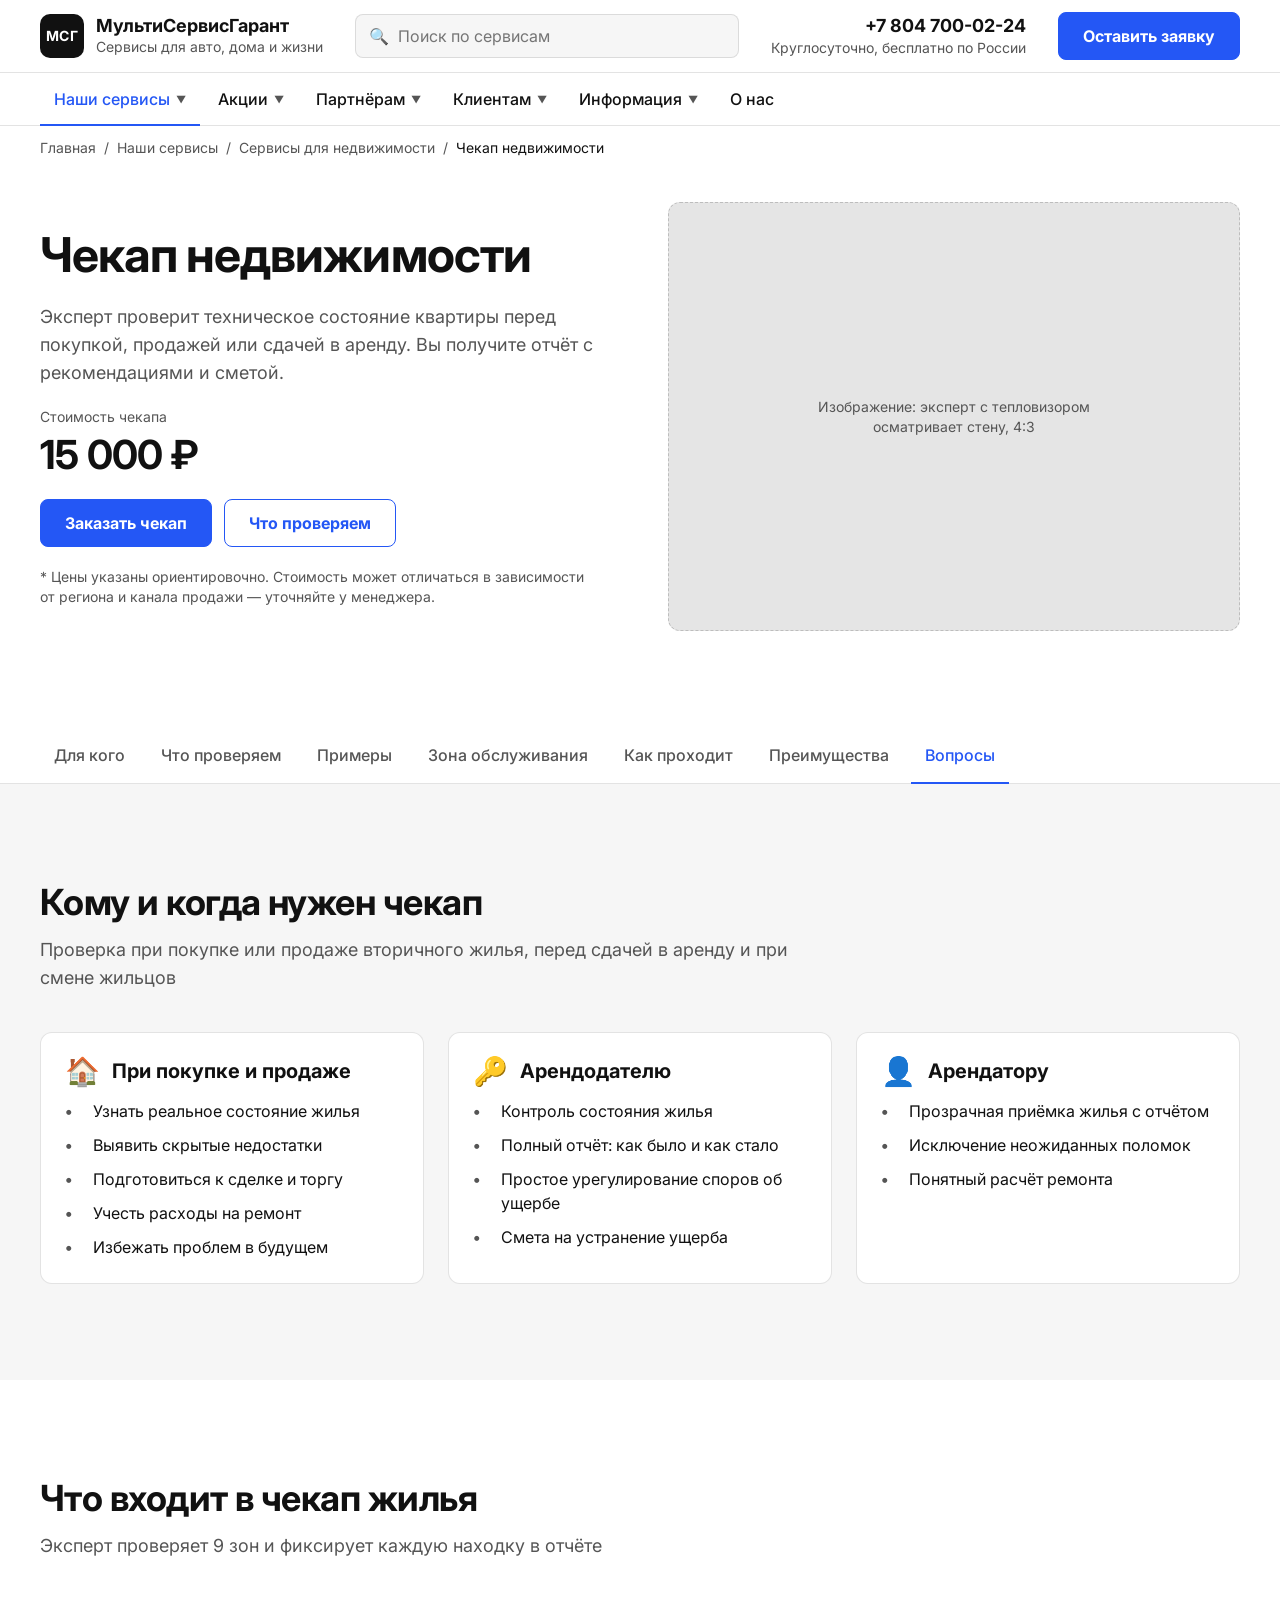
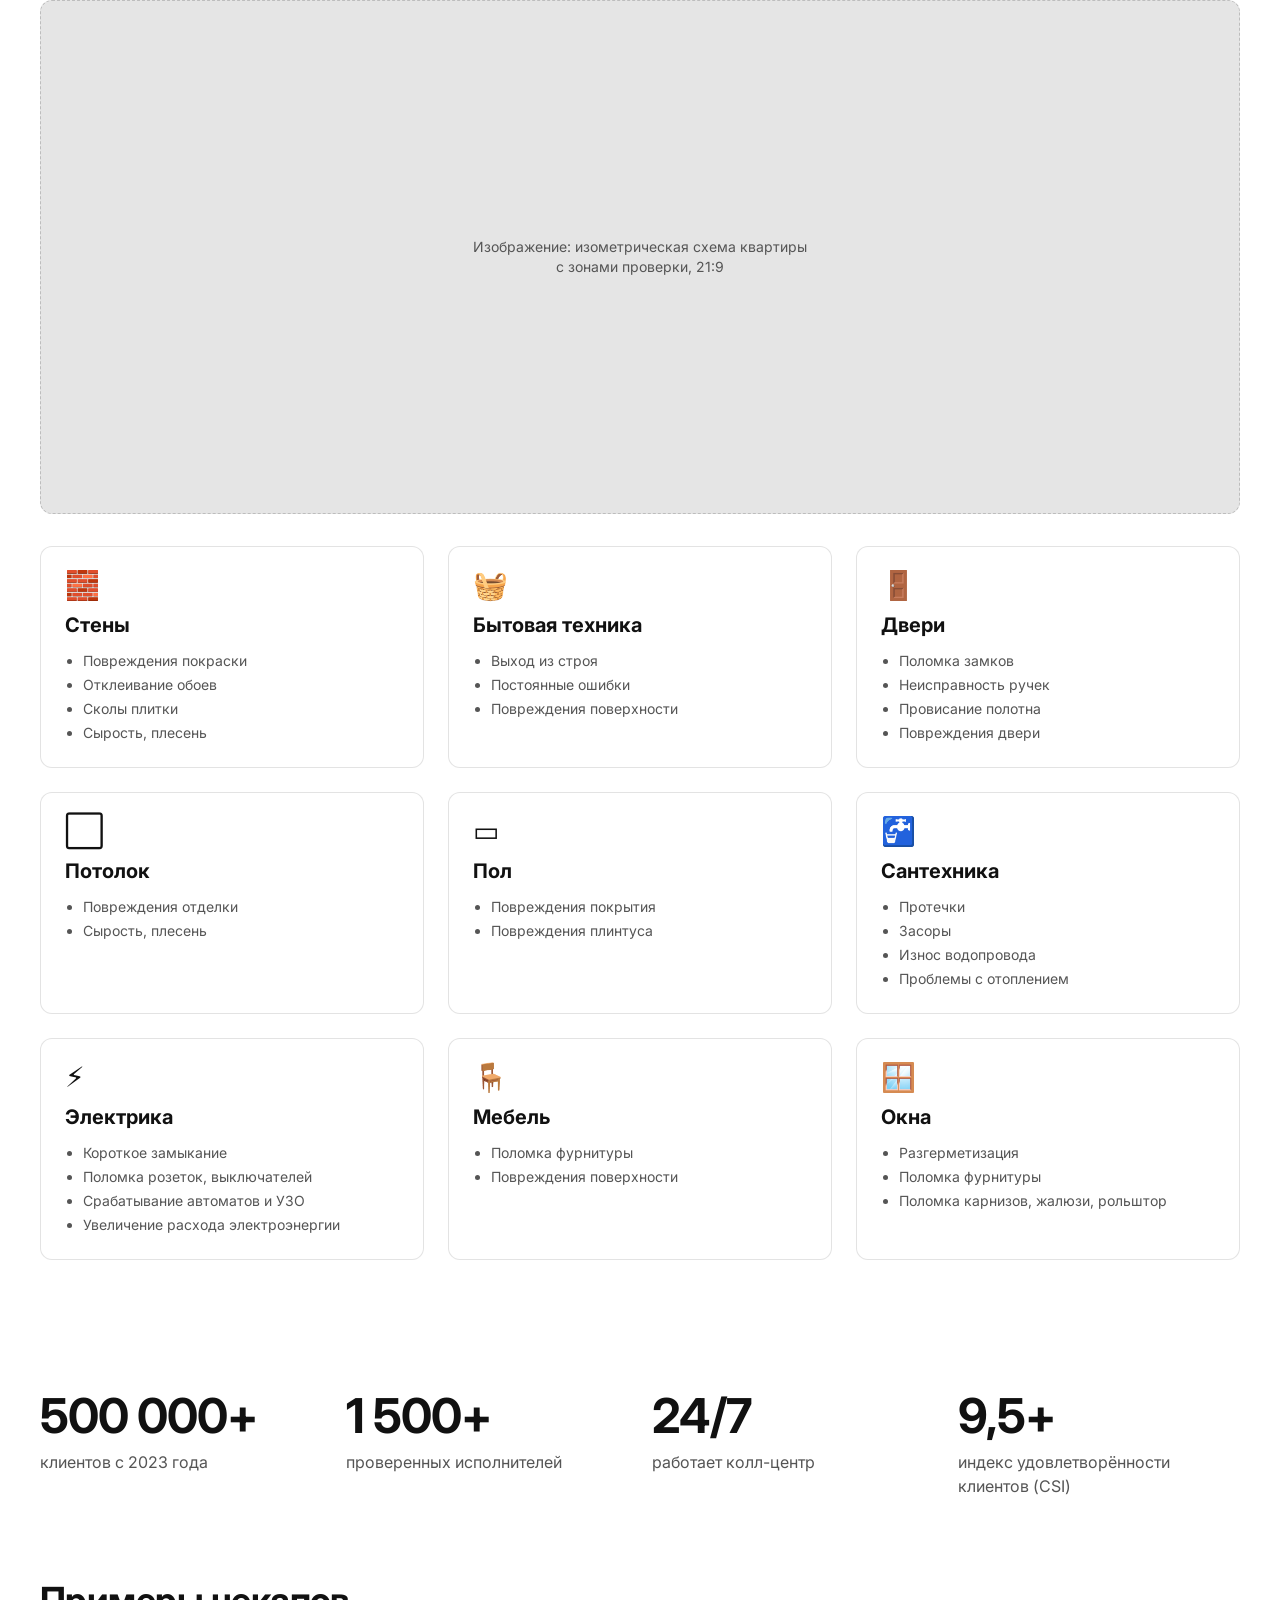
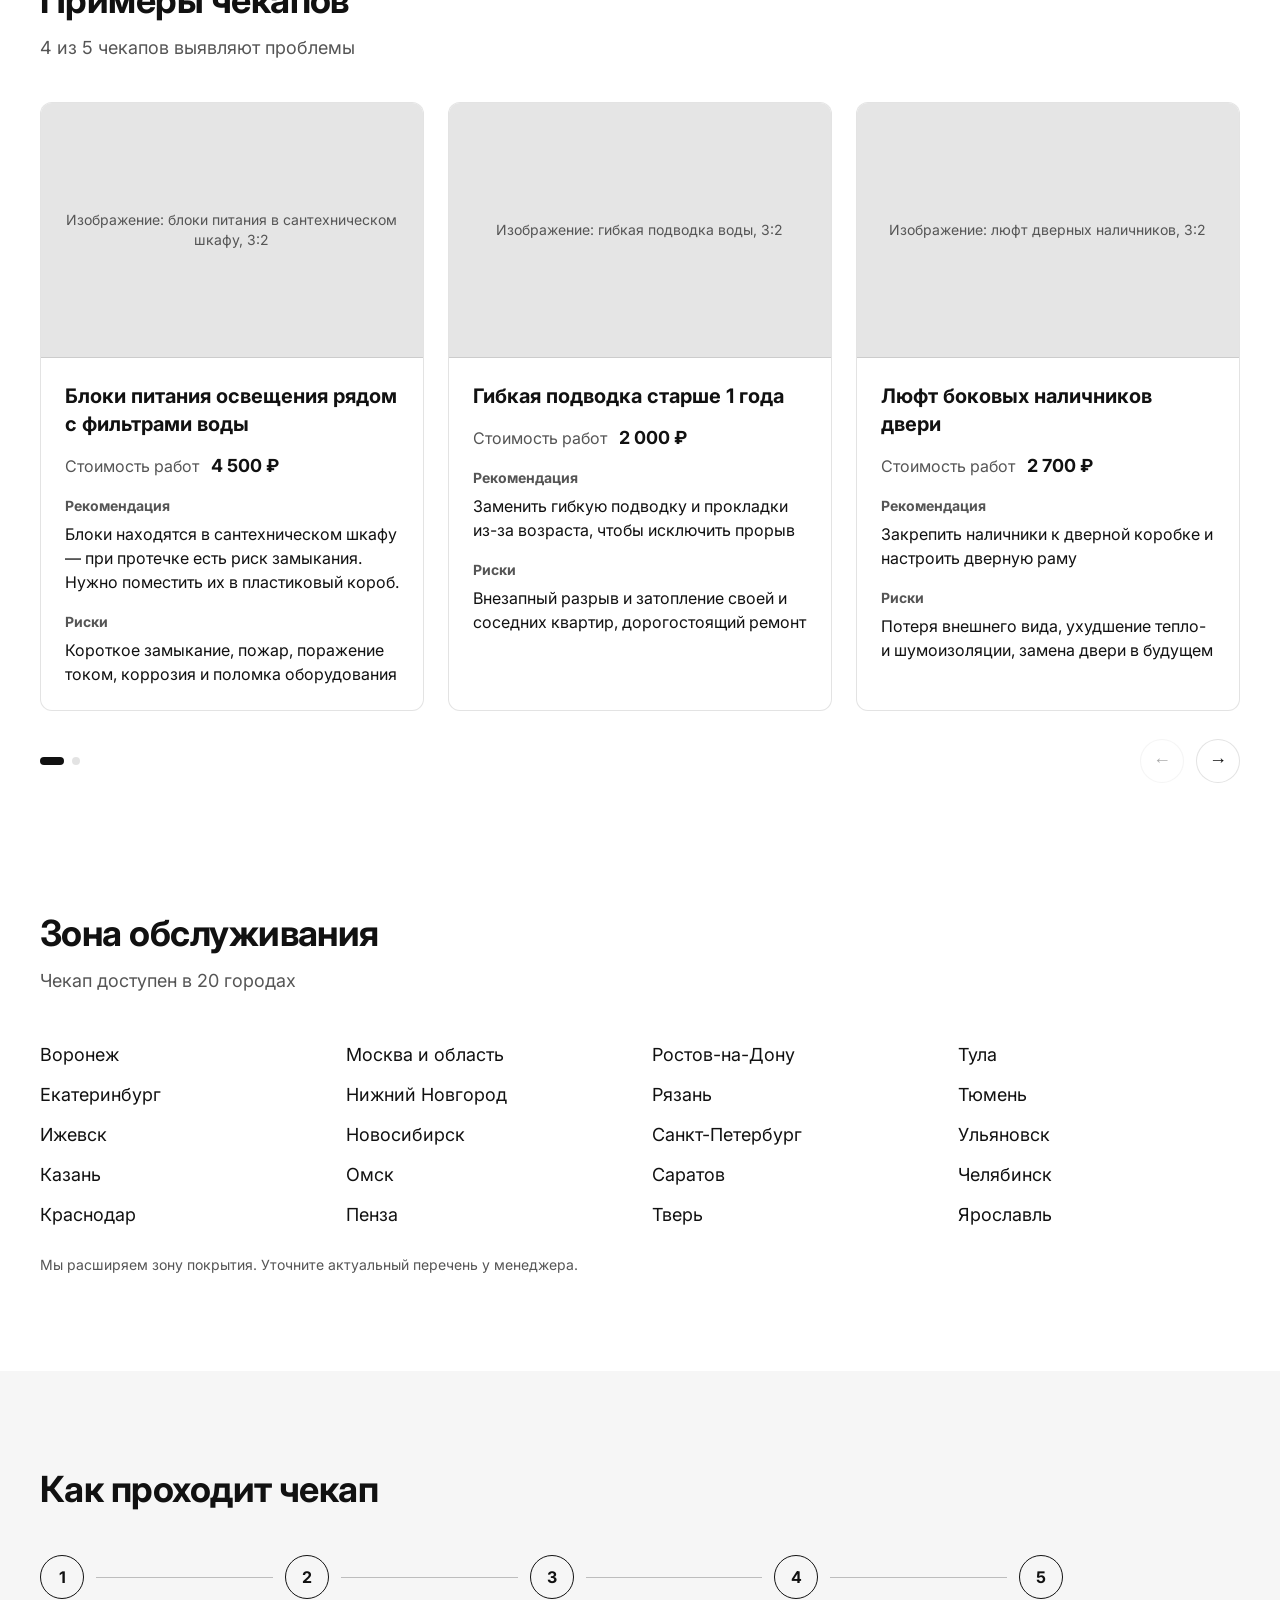
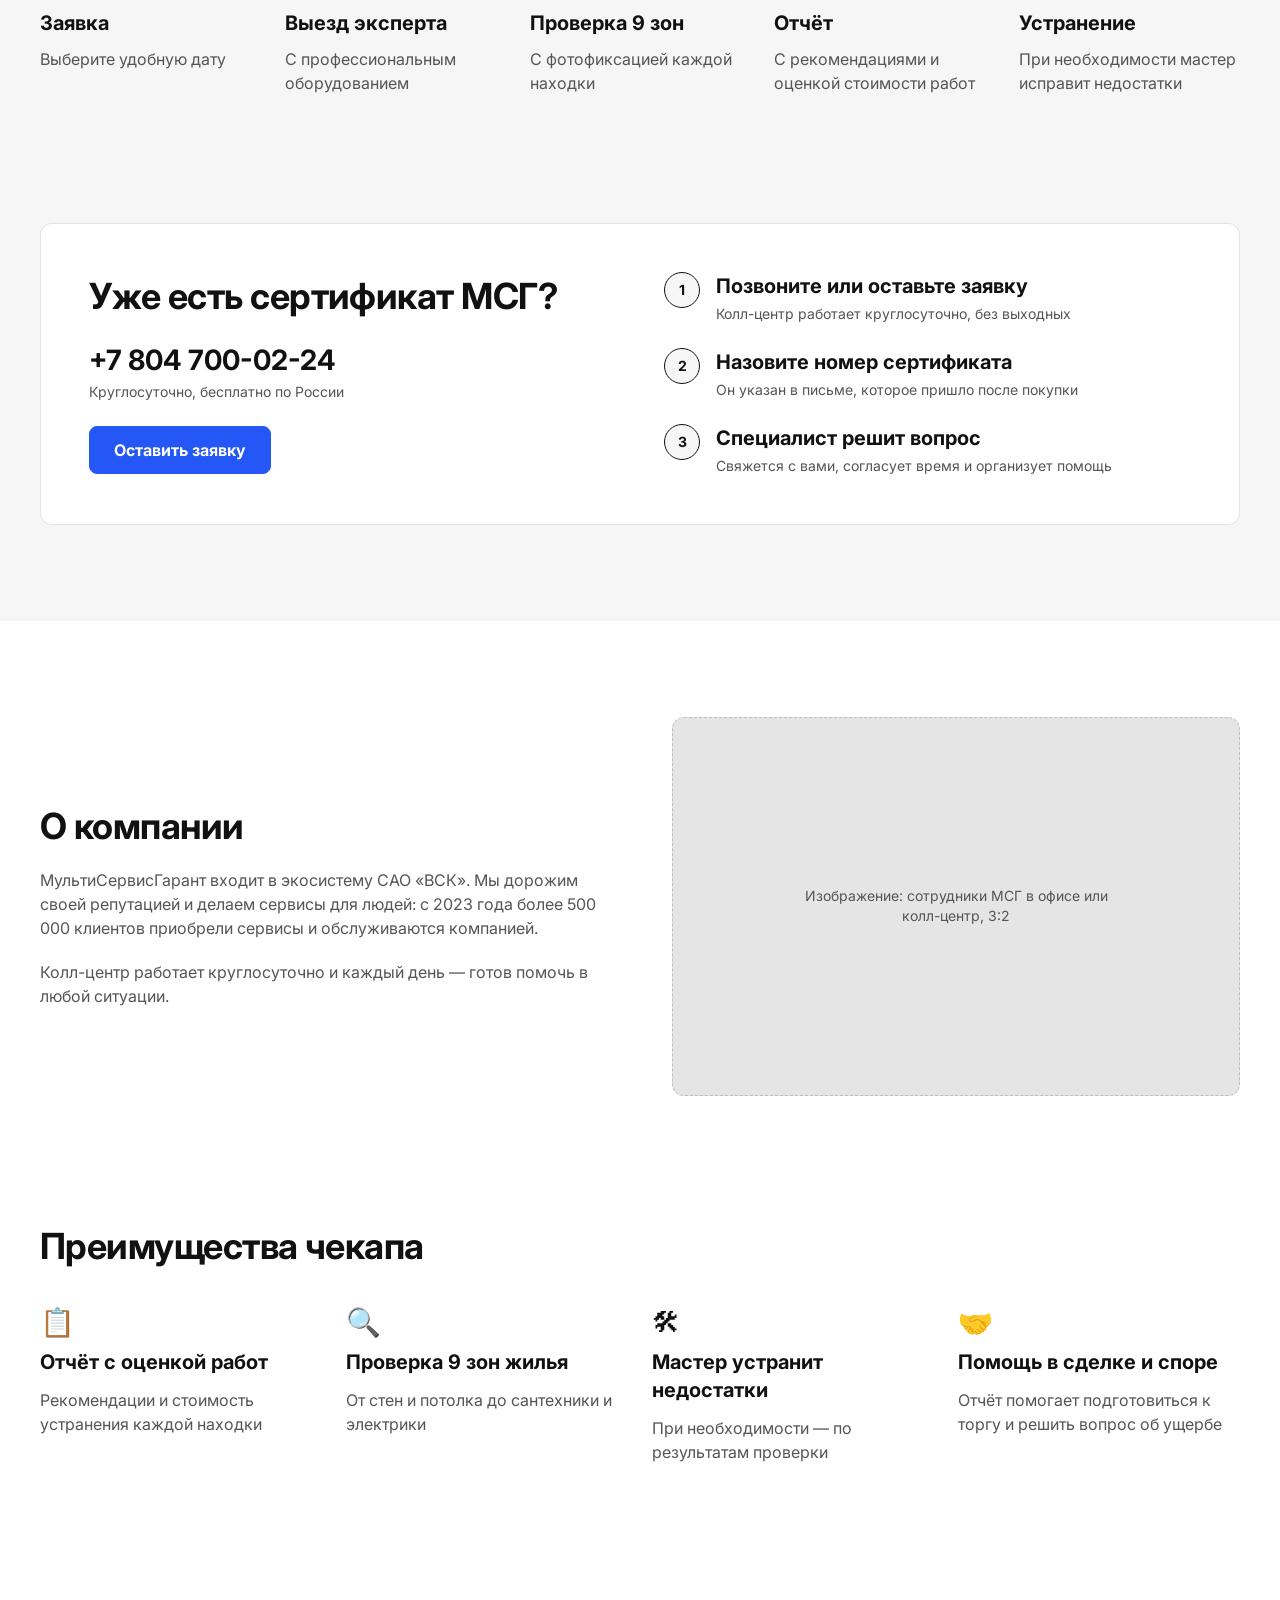
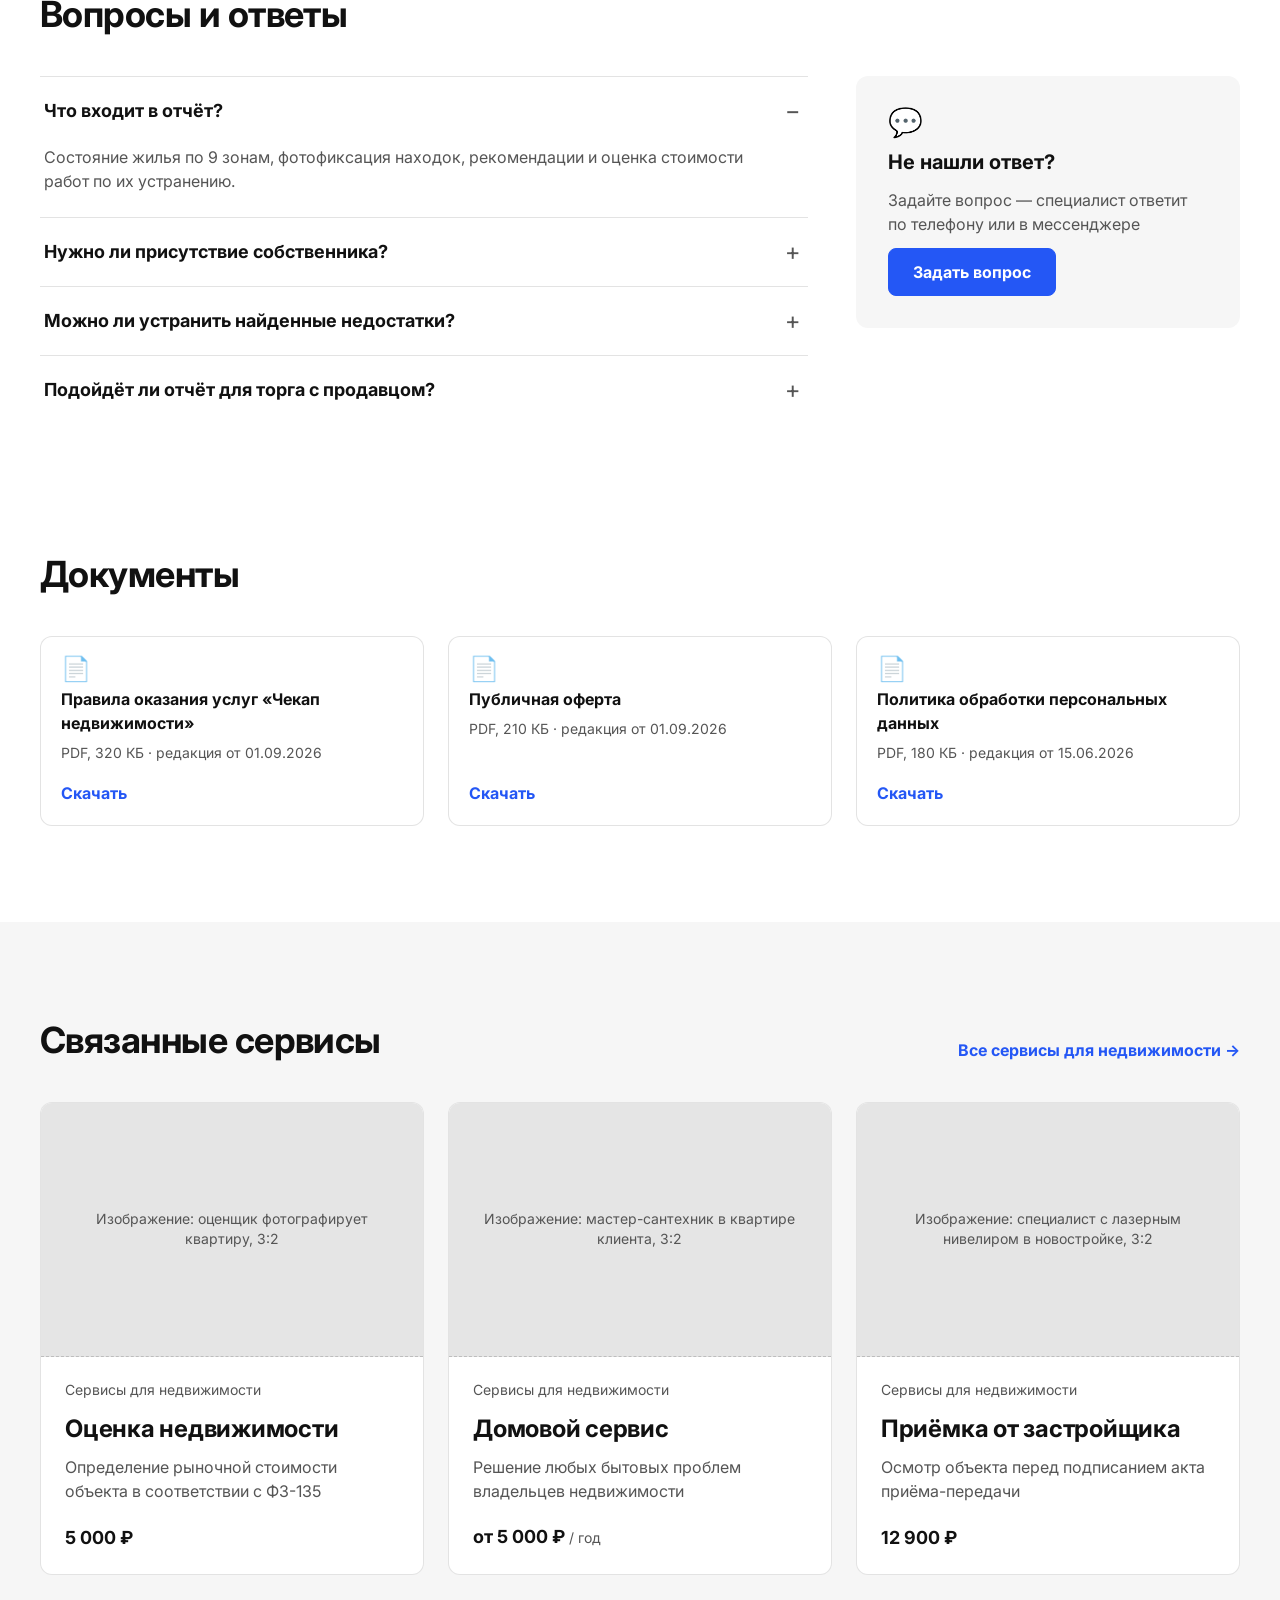
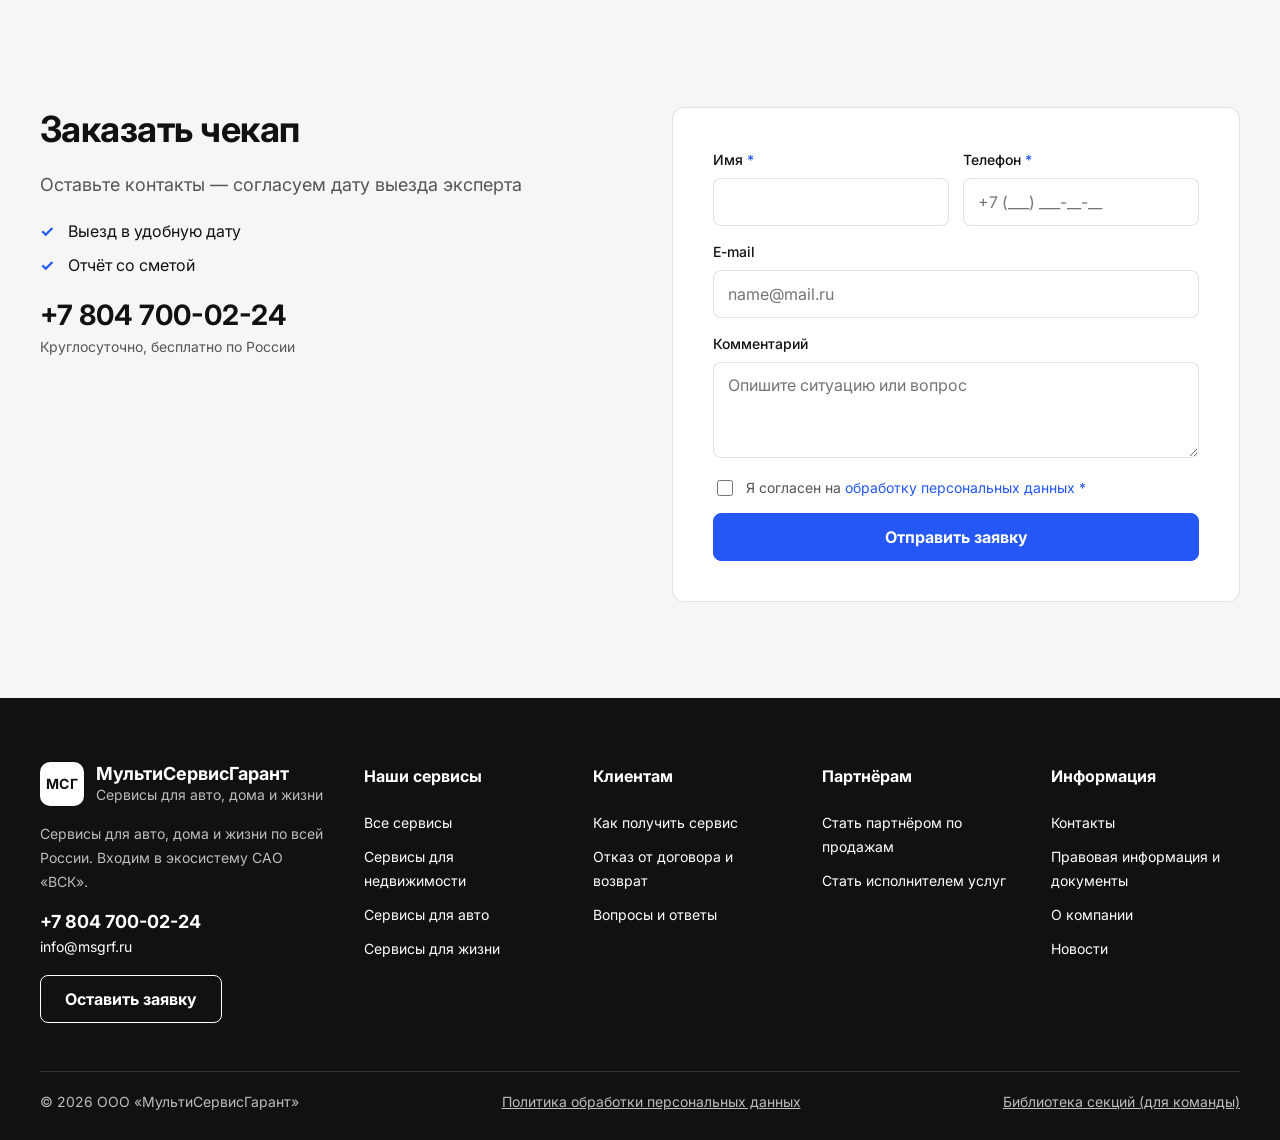
<file: ver 2.0/checkup.html>
<!doctype html><html lang="ru"><head><meta charset="utf-8"><meta name="viewport" content="width=device-width, initial-scale=1, viewport-fit=cover"><meta name="robots" content="noindex"><title>Чекап недвижимости — МСГ, прототип</title><link rel="preconnect" href="https://fonts.googleapis.com"><link rel="preconnect" href="https://fonts.gstatic.com" crossorigin><link href="https://fonts.googleapis.com/css2?family=Inter:wght@400;500;600;700;800&display=swap" rel="stylesheet"><link rel="stylesheet" href="assets/styles.css"></head><body><div class="page" data-page="checkup" data-title="Чекап недвижимости — МСГ, прототип"><header class="hdr"><div class="wrap hdr-top"><a class="logo" href="services.html"><span class="logo-mark">МСГ</span><span class="logo-name">МультиСервисГарант<small>Сервисы для авто, дома и жизни</small></span></a><div class="search"><span class="search-ico">🔍</span><input type="search" placeholder="Поиск по сервисам" aria-label="Поиск по сервисам"><div class="search-drop"><p class="caption">Популярные запросы</p><div class="search-chips"><a class="chip" href="home-service.html">Сантехник</a><a class="chip" href="home-service.html">Электрик</a><a class="chip" href="acceptance.html">Приёмка квартиры</a><a class="chip" href="appraisal.html">Оценка для ипотеки</a><a class="chip" href="stub.html">Эвакуатор</a></div><p class="caption">Сервисы</p><div class="search-res"><a href="home-service.html"><span>Домовой сервис</span><span class="caption">Недвижимость</span></a><a href="checkup.html"><span>Чекап недвижимости</span><span class="caption">Недвижимость</span></a><a href="stub.html"><span>Техпомощь на дороге</span><span class="caption">Авто</span></a></div><a class="search-all" href="services.html">Все сервисы →</a></div></div><div class="hdr-phone"><a href="tel:+78047000224">+7 804 700-02-24</a><span class="caption">Круглосуточно, бесплатно по России</span></div><a class="btn btn-primary" href="#" data-modal data-modal-tab="buy">Оставить заявку</a></div><nav class="hdr-nav" aria-label="Основное меню"><div class="wrap" style="position:static"><ul><li class="has-mega"><a class="nav-link is-active" href="services.html">Наши сервисы <span class="caret">▼</span></a><div class="mega"><div class="mega-grid"><div class="mega-col"><h4><a href="realty.html">Сервисы для недвижимости</a></h4><ul class="plain"><li><a href="home-service.html">Домовой сервис</a></li><li><a href="checkup.html">Чекап недвижимости</a></li><li><a href="acceptance.html">Приёмка от застройщика</a></li><li><a href="appraisal.html">Оценка недвижимости</a></li></ul></div><div class="mega-col"><h4><a href="stub.html">Сервисы для авто</a></h4><ul class="plain"><li><a href="stub.html">Техпомощь на дороге</a></li></ul></div><div class="mega-col"><h4><a href="stub.html">Сервисы для жизни</a></h4><ul class="plain"><li><a href="stub.html">Финансовый защитник</a></li></ul></div></div></div></li><li class="has-drop" style="position:relative"><a class="nav-link" href="stub.html">Акции <span class="caret">▼</span></a><div class="drop"><a href="stub.html">Все акции</a><a href="stub.html">Для клиентов</a><a href="stub.html">Для партнёров</a></div></li><li class="has-drop" style="position:relative"><a class="nav-link" href="stub.html">Партнёрам <span class="caret">▼</span></a><div class="drop"><a href="stub.html">Стать партнёром по продажам</a><a href="stub.html">Стать исполнителем услуг</a></div></li><li class="has-drop" style="position:relative"><a class="nav-link" href="stub.html">Клиентам <span class="caret">▼</span></a><div class="drop"><a href="stub.html">Как получить сервис</a><a href="stub.html">Отказ от договора и возврат</a><a href="stub.html">Вопросы и ответы</a></div></li><li class="has-drop" style="position:relative"><a class="nav-link" href="stub.html">Информация <span class="caret">▼</span></a><div class="drop"><a href="stub.html">Контакты</a><a href="stub.html">Правовая информация и документы</a><a href="stub.html">Новости</a></div></li><li><a class="nav-link" href="stub.html">О нас</a></li></ul></div></nav></header><nav class="wrap crumbs" aria-label="Хлебные крошки"><a href="services.html">Главная</a><span>/</span><a href="services.html">Наши сервисы</a><span>/</span><a href="realty.html">Сервисы для недвижимости</a><span>/</span><span class="cur" aria-current="page">Чекап недвижимости</span></nav><main><section class="hero"><div class="wrap hero-a"><div class="hero-body"><h1>Чекап недвижимости</h1><p class="lead">Эксперт проверит техническое состояние квартиры перед покупкой, продажей или сдачей в аренду. Вы получите отчёт с рекомендациями и сметой.</p><div class="hero-price"><span class="caption">Стоимость чекапа</span><div class="tariff-price">15 000 ₽</div></div><div class="btns"><a class="btn btn-primary" href="#" data-modal data-modal-tab="buy" data-modal-service="Чекап недвижимости">Заказать чекап</a><a class="btn btn-secondary" href="#scope">Что проверяем</a></div><p class="caption hero-note">* Цены указаны ориентировочно. Стоимость может отличаться в зависимости от региона и канала продажи — уточняйте у менеджера.</p></div><div class="ph r-4x3 "><span>Изображение: эксперт с тепловизором осматривает стену, 4:3</span></div></div></section><nav class="subnav" aria-label="Разделы страницы"><div class="wrap"><a class="sn" href="#who">Для кого</a><a class="sn" href="#scope">Что проверяем</a><a class="sn" href="#cases">Примеры</a><a class="sn" href="#geo">Зона обслуживания</a><a class="sn" href="#process">Как проходит</a><a class="sn" href="#why">Преимущества</a><a class="sn" href="#faq">Вопросы</a></div></nav><section class="sec alt" id="who"><div class="wrap"><div class="sec-head"><div><h2>Кому и когда нужен чекап</h2><p class="lead">Проверка при покупке или продаже вторичного жилья, перед сдачей в аренду и при смене жильцов</p></div></div><div class="grid g3"><div class="card sit"><div class="sit-head"><span class="ico">🏠</span><h4>При покупке и продаже</h4></div><ul class="check"><li>Узнать реальное состояние жилья</li><li>Выявить скрытые недостатки</li><li>Подготовиться к сделке и торгу</li><li>Учесть расходы на ремонт</li><li>Избежать проблем в будущем</li></ul></div><div class="card sit"><div class="sit-head"><span class="ico">🔑</span><h4>Арендодателю</h4></div><ul class="check"><li>Контроль состояния жилья</li><li>Полный отчёт: как было и как стало</li><li>Простое урегулирование споров об ущербе</li><li>Смета на устранение ущерба</li></ul></div><div class="card sit"><div class="sit-head"><span class="ico">👤</span><h4>Арендатору</h4></div><ul class="check"><li>Прозрачная приёмка жилья с отчётом</li><li>Исключение неожиданных поломок</li><li>Понятный расчёт ремонта</li></ul></div></div></div></section><section class="sec" id="scope"><div class="wrap"><div class="sec-head"><div><h2>Что входит в чекап жилья</h2><p class="lead">Эксперт проверяет 9 зон и фиксирует каждую находку в отчёте</p></div></div><div class="inc-wide"><div class="ph r-21x9 "><span>Изображение: изометрическая схема квартиры с зонами проверки, 21:9</span></div><div class="grid g3"><div class="card inc"><span class="ico">🧱</span><h4>Стены</h4><ul><li>Повреждения покраски</li><li>Отклеивание обоев</li><li>Сколы плитки</li><li>Сырость, плесень</li></ul></div><div class="card inc"><span class="ico">🧺</span><h4>Бытовая техника</h4><ul><li>Выход из строя</li><li>Постоянные ошибки</li><li>Повреждения поверхности</li></ul></div><div class="card inc"><span class="ico">🚪</span><h4>Двери</h4><ul><li>Поломка замков</li><li>Неисправность ручек</li><li>Провисание полотна</li><li>Повреждения двери</li></ul></div><div class="card inc"><span class="ico">⬜</span><h4>Потолок</h4><ul><li>Повреждения отделки</li><li>Сырость, плесень</li></ul></div><div class="card inc"><span class="ico">▭</span><h4>Пол</h4><ul><li>Повреждения покрытия</li><li>Повреждения плинтуса</li></ul></div><div class="card inc"><span class="ico">🚰</span><h4>Сантехника</h4><ul><li>Протечки</li><li>Засоры</li><li>Износ водопровода</li><li>Проблемы с отоплением</li></ul></div><div class="card inc"><span class="ico">⚡</span><h4>Электрика</h4><ul><li>Короткое замыкание</li><li>Поломка розеток, выключателей</li><li>Срабатывание автоматов и УЗО</li><li>Увеличение расхода электроэнергии</li></ul></div><div class="card inc"><span class="ico">🪑</span><h4>Мебель</h4><ul><li>Поломка фурнитуры</li><li>Повреждения поверхности</li></ul></div><div class="card inc"><span class="ico">🪟</span><h4>Окна</h4><ul><li>Разгерметизация</li><li>Поломка фурнитуры</li><li>Поломка карнизов, жалюзи, рольштор</li></ul></div></div></div></div></section><section class="sec"><div class="wrap"><div class="stats g4" style="display:grid"><div class="stat"><b>500 000+</b><span>клиентов с 2023 года</span></div><div class="stat"><b>1 500+</b><span>проверенных исполнителей</span></div><div class="stat"><b>24/7</b><span>работает колл-центр</span></div><div class="stat"><b>9,5+</b><span>индекс удовлетворённости клиентов (CSI)</span></div></div></div></section><section class="sec" id="cases"><div class="wrap"><div class="sec-head"><div><h2>Примеры чекапов</h2><p class="lead">4 из 5 чекапов выявляют проблемы</p></div></div><div class="slider"><div class="slider-track" style="grid-auto-columns:calc((100% - 48px)/3)"><article class="card case"><div class="ph r-3x2 "><span>Изображение: блоки питания в сантехническом шкафу, 3:2</span></div><div class="case-body"><h4>Блоки питания освещения рядом с фильтрами воды</h4><p class="case-cost"><span>Стоимость работ</span><b>4 500 ₽</b></p><div><h5>Рекомендация</h5><p>Блоки находятся в сантехническом шкафу — при протечке есть риск замыкания. Нужно поместить их в пластиковый короб.</p></div><div><h5>Риски</h5><p>Короткое замыкание, пожар, поражение током, коррозия и поломка оборудования</p></div></div></article><article class="card case"><div class="ph r-3x2 "><span>Изображение: гибкая подводка воды, 3:2</span></div><div class="case-body"><h4>Гибкая подводка старше 1 года</h4><p class="case-cost"><span>Стоимость работ</span><b>2 000 ₽</b></p><div><h5>Рекомендация</h5><p>Заменить гибкую подводку и прокладки из-за возраста, чтобы исключить прорыв</p></div><div><h5>Риски</h5><p>Внезапный разрыв и затопление своей и соседних квартир, дорогостоящий ремонт</p></div></div></article><article class="card case"><div class="ph r-3x2 "><span>Изображение: люфт дверных наличников, 3:2</span></div><div class="case-body"><h4>Люфт боковых наличников двери</h4><p class="case-cost"><span>Стоимость работ</span><b>2 700 ₽</b></p><div><h5>Рекомендация</h5><p>Закрепить наличники к дверной коробке и настроить дверную раму</p></div><div><h5>Риски</h5><p>Потеря внешнего вида, ухудшение тепло- и шумоизоляции, замена двери в будущем</p></div></div></article><article class="card case"><div class="ph r-3x2 "><span>Изображение: медленный слив в ванне, 3:2</span></div><div class="case-body"><h4>Вода плохо уходит из ванны</h4><p class="case-cost"><span>Стоимость работ</span><b>1 500 ₽</b></p><div><h5>Рекомендация</h5><p>Прочистить слив химическим средством и/или тросом</p></div><div><h5>Риски</h5><p>Крупный засор, который может привести к замене труб водоотвода</p></div></div></article></div><div class="slider-nav"><div class="dots"></div><div class="slider-arrows"><button class="slider-btn slider-prev" aria-label="Назад">←</button><button class="slider-btn slider-next" aria-label="Вперёд">→</button></div></div></div></div></section><section class="sec" id="geo"><div class="wrap"><div class="sec-head"><div><h2>Зона обслуживания</h2><p class="lead">Чекап доступен в 20 городах</p></div></div><div class="geo-wrap"><ul class="plain cities cities-lg"><li>Воронеж</li><li>Екатеринбург</li><li>Ижевск</li><li>Казань</li><li>Краснодар</li><li>Москва и область</li><li>Нижний Новгород</li><li>Новосибирск</li><li>Омск</li><li>Пенза</li><li>Ростов-на-Дону</li><li>Рязань</li><li>Санкт-Петербург</li><li>Саратов</li><li>Тверь</li><li>Тула</li><li>Тюмень</li><li>Ульяновск</li><li>Челябинск</li><li>Ярославль</li></ul><p class="note-foot">Мы расширяем зону покрытия. Уточните актуальный перечень у менеджера.</p></div></div></section><section class="sec alt" id="process"><div class="wrap"><div class="sec-head"><div><h2>Как проходит чекап</h2></div></div><div class="steps"><div class="step"><span class="step-n">1</span><h4>Заявка</h4><p>Выберите удобную дату</p></div><div class="step"><span class="step-n">2</span><h4>Выезд эксперта</h4><p>С профессиональным оборудованием</p></div><div class="step"><span class="step-n">3</span><h4>Проверка 9 зон</h4><p>С фотофиксацией каждой находки</p></div><div class="step"><span class="step-n">4</span><h4>Отчёт</h4><p>С рекомендациями и оценкой стоимости работ</p></div><div class="step"><span class="step-n">5</span><h4>Устранение</h4><p>При необходимости мастер исправит недостатки</p></div></div></div></section><section class="sec alt" id="cert"><div class="wrap"><div class="cert"><div class="it-body"><h2>Уже есть сертификат МСГ?</h2><a class="phone-big" href="tel:+78047000224">+7 804 700-02-24</a><span class="caption">Круглосуточно, бесплатно по России</span><div class="btns"><a class="btn btn-primary" href="#" data-modal data-modal-tab="cert" data-modal-service="Чекап недвижимости">Оставить заявку</a></div></div><div class="cert-steps"><div><span class="step-n">1</span><div><h4>Позвоните или оставьте заявку</h4><p class="muted small">Колл-центр работает круглосуточно, без выходных</p></div></div><div><span class="step-n">2</span><div><h4>Назовите номер сертификата</h4><p class="muted small">Он указан в письме, которое пришло после покупки</p></div></div><div><span class="step-n">3</span><div><h4>Специалист решит вопрос</h4><p class="muted small">Свяжется с вами, согласует время и организует помощь</p></div></div></div></div></div></section><section class="sec" id="about"><div class="wrap"><div class="about"><div class="it-body"><h2>О компании</h2><p>МультиСервисГарант входит в экосистему САО «ВСК». Мы дорожим своей репутацией и делаем сервисы для людей: с 2023 года более 500 000 клиентов приобрели сервисы и обслуживаются компанией.</p><p>Колл-центр работает круглосуточно и каждый день — готов помочь в любой ситуации.</p></div><div class="about-media"><div class="ph r-3x2 "><span>Изображение: сотрудники МСГ в офисе или колл-центр, 3:2</span></div></div></div></div></section><section class="sec" id="why"><div class="wrap"><div class="sec-head"><div><h2>Преимущества чекапа</h2></div></div><div class="grid g4"><div class="adv"><span class="ico">📋</span><h4>Отчёт с оценкой работ</h4><p>Рекомендации и стоимость устранения каждой находки</p></div><div class="adv"><span class="ico">🔍</span><h4>Проверка 9 зон жилья</h4><p>От стен и потолка до сантехники и электрики</p></div><div class="adv"><span class="ico">🛠</span><h4>Мастер устранит недостатки</h4><p>При необходимости — по результатам проверки</p></div><div class="adv"><span class="ico">🤝</span><h4>Помощь в сделке и споре</h4><p>Отчёт помогает подготовиться к торгу и решить вопрос об ущербе</p></div></div></div></section><section class="sec" id="faq"><div class="wrap"><div class="sec-head"><div><h2>Вопросы и ответы</h2></div></div><div class="faq-grid"><div class="acc" data-single><details open><summary><span>Что входит в отчёт?</span></summary><div class="acc-body"><p>Состояние жилья по 9 зонам, фотофиксация находок, рекомендации и оценка стоимости работ по их устранению.</p></div></details><details><summary><span>Нужно ли присутствие собственника?</span></summary><div class="acc-body"><p>Нужен доступ в квартиру в согласованную дату. Детали уточнит менеджер при оформлении.</p></div></details><details><summary><span>Можно ли устранить найденные недостатки?</span></summary><div class="acc-body"><p>Да, при необходимости мастер МСГ устранит недостатки. Стоимость работ указана в отчёте.</p></div></details><details><summary><span>Подойдёт ли отчёт для торга с продавцом?</span></summary><div class="acc-body"><p>Отчёт помогает подготовиться к сделке и учесть расходы на ремонт.</p></div></details></div><aside class="ask"><span class="ico">💬</span><h4>Не нашли ответ?</h4><p class="muted">Задайте вопрос — специалист ответит по телефону или в мессенджере</p><a class="btn btn-primary" href="#" data-modal data-modal-tab="buy" data-modal-service="Чекап недвижимости">Задать вопрос</a></aside></div></div></section><section class="sec" id="docs"><div class="wrap"><div class="sec-head"><div><h2>Документы</h2></div></div><div class="grid g3 docs"><a class="card doc" href="#"><span class="ico">📄</span><b>Правила оказания услуг «Чекап недвижимости»</b><span class="meta">PDF, 320 КБ · редакция от 01.09.2026</span><span class="doc-dl">Скачать</span></a><a class="card doc" href="#"><span class="ico">📄</span><b>Публичная оферта</b><span class="meta">PDF, 210 КБ · редакция от 01.09.2026</span><span class="doc-dl">Скачать</span></a><a class="card doc" href="#"><span class="ico">📄</span><b>Политика обработки персональных данных</b><span class="meta">PDF, 180 КБ · редакция от 15.06.2026</span><span class="doc-dl">Скачать</span></a></div></div></section><section class="sec alt" id="related"><div class="wrap"><div class="sec-head"><div><h2>Связанные сервисы</h2></div><a class="link-more" href="realty.html">Все сервисы для недвижимости →</a></div><div class="slider"><div class="slider-track"><a class="card svc" href="appraisal.html"><div class="ph r-3x2 "><span>Изображение: оценщик фотографирует квартиру, 3:2</span></div><div class="svc-body"><div class="svc-top"><span class="caption">Сервисы для недвижимости</span></div><h3>Оценка недвижимости</h3><p class="muted">Определение рыночной стоимости объекта в соответствии с ФЗ-135</p><div class="svc-foot"><span class="price">5 000 ₽</span></div></div></a><a class="card svc" href="home-service.html"><div class="ph r-3x2 "><span>Изображение: мастер-сантехник в квартире клиента, 3:2</span></div><div class="svc-body"><div class="svc-top"><span class="caption">Сервисы для недвижимости</span></div><h3>Домовой сервис</h3><p class="muted">Решение любых бытовых проблем владельцев недвижимости</p><div class="svc-foot"><span class="price">от 5 000 ₽ <small>/ год</small></span></div></div></a><a class="card svc" href="acceptance.html"><div class="ph r-3x2 "><span>Изображение: специалист с лазерным нивелиром в новостройке, 3:2</span></div><div class="svc-body"><div class="svc-top"><span class="caption">Сервисы для недвижимости</span></div><h3>Приёмка от застройщика</h3><p class="muted">Осмотр объекта перед подписанием акта приёма-передачи</p><div class="svc-foot"><span class="price">12 900 ₽</span></div></div></a></div><div class="slider-nav"><div class="dots"></div><div class="slider-arrows"><button class="slider-btn slider-prev" aria-label="Назад">←</button><button class="slider-btn slider-next" aria-label="Вперёд">→</button></div></div></div></div></section><section class="sec alt" id="form"><div class="wrap"><div class="lead-sec"><div class="it-body"><h2>Заказать чекап</h2><p class="lead">Оставьте контакты — согласуем дату выезда эксперта</p><ul class="check"><li>Выезд в удобную дату</li><li>Отчёт со сметой</li></ul><div class="phone-box"><a class="phone-big" href="tel:+78047000224">+7 804 700-02-24</a><span class="caption">Круглосуточно, бесплатно по России</span></div></div><div class="card form-card form-wrap"><form class="form" novalidate><div class="row2"><div class="field"><label>Имя <i>*</i></label><input name="name" required autocomplete="name"></div><div class="field"><label>Телефон <i>*</i></label><input name="phone" type="tel" placeholder="+7 (___) ___-__-__" required></div></div><div class="field"><label>E-mail</label><input name="email" type="email" placeholder="name@mail.ru"></div><div class="field"><label>Комментарий</label><textarea name="comment" placeholder="Опишите ситуацию или вопрос"></textarea></div><label class="agree"><input type="checkbox" required> <span>Я согласен на <a href="#">обработку персональных данных</a> <i style="color:var(--text-link);font-style:normal">*</i></span></label><button class="btn btn-primary btn-block" type="submit">Отправить заявку</button></form><div class="success"><span class="ok">✓</span><h3>Заявка принята</h3><p class="muted">Свяжемся с вами в течение 30 минут в рабочее время</p><button class="btn btn-secondary" type="button" data-reset>Отправить ещё одну</button></div></div></div></div></section></main><footer class="ftr"><div class="wrap"><div class="ftr-grid"><div class="ftr-brand"><a class="logo" href="services.html"><span class="logo-mark">МСГ</span><span class="logo-name">МультиСервисГарант<small>Сервисы для авто, дома и жизни</small></span></a><p>Сервисы для авто, дома и жизни по всей России. Входим в экосистему САО «ВСК».</p><div><a class="tel" href="tel:+78047000224">+7 804 700-02-24</a><br><a href="mailto:info@msgrf.ru">info@msgrf.ru</a></div><a class="btn btn-secondary" href="#" data-modal data-modal-tab="buy">Оставить заявку</a></div><div><h4>Наши сервисы</h4><ul class="plain"><li><a href="services.html">Все сервисы</a></li><li><a href="realty.html">Сервисы для недвижимости</a></li><li><a href="stub.html">Сервисы для авто</a></li><li><a href="stub.html">Сервисы для жизни</a></li></ul></div><div><h4>Клиентам</h4><ul class="plain"><li><a href="stub.html">Как получить сервис</a></li><li><a href="stub.html">Отказ от договора и возврат</a></li><li><a href="stub.html">Вопросы и ответы</a></li></ul></div><div><h4>Партнёрам</h4><ul class="plain"><li><a href="stub.html">Стать партнёром по продажам</a></li><li><a href="stub.html">Стать исполнителем услуг</a></li></ul></div><div><h4>Информация</h4><ul class="plain"><li><a href="stub.html">Контакты</a></li><li><a href="stub.html">Правовая информация и документы</a></li><li><a href="stub.html">О компании</a></li><li><a href="stub.html">Новости</a></li></ul></div></div><div class="ftr-bottom"><span>© 2026 ООО «МультиСервисГарант»</span><a href="stub.html">Политика обработки персональных данных</a><a href="blocks.html">Библиотека секций (для команды)</a></div></div></footer></div><div class="modal" id="modal" role="dialog" aria-modal="true" aria-labelledby="modal-t"><div class="modal-box"><button class="modal-x" aria-label="Закрыть">×</button><h3 id="modal-t">Оставить заявку</h3><p class="muted" style="margin-top:6px">Перезвоним, ответим на вопросы и поможем подобрать сервис</p><div class="mtabs" role="tablist"><button data-mtab="buy" class="is-active">Хочу подключить сервис</button><button data-mtab="cert">Уже есть сертификат</button><button data-mtab="partner">Партнёрство</button></div><div class="form-wrap" style="margin-top:20px"><form class="form" novalidate><div class="row2"><div class="field"><label>Имя <i>*</i></label><input name="name" required autocomplete="name"></div><div class="field"><label>Телефон <i>*</i></label><input name="phone" type="tel" placeholder="+7 (___) ___-__-__" required></div></div><div class="field"><label>E-mail</label><input name="email" type="email" placeholder="name@mail.ru"></div><div class="field only-cert"><label>Номер сертификата</label><input name="cert" placeholder="Например, ДС-000123"></div><div class="field"><label>Комментарий</label><textarea name="comment" placeholder="Опишите ситуацию или вопрос"></textarea></div><label class="agree"><input type="checkbox" required> <span>Я согласен на <a href="#">обработку персональных данных</a> <i style="color:var(--text-link);font-style:normal">*</i></span></label><button class="btn btn-primary btn-block" type="submit">Отправить заявку</button><p class="form-hint">Срочная помощь по сертификату — <a href="tel:+78047000224">+7 804 700-02-24</a>, круглосуточно</p></form><div class="success"><span class="ok">✓</span><h3>Заявка принята</h3><p class="muted">Свяжемся с вами в течение 30 минут в рабочее время</p><button class="btn btn-secondary" type="button" data-close>Закрыть</button></div></div></div></div><script charset="utf-8" src="assets/app.js"></script></body></html>
</file>
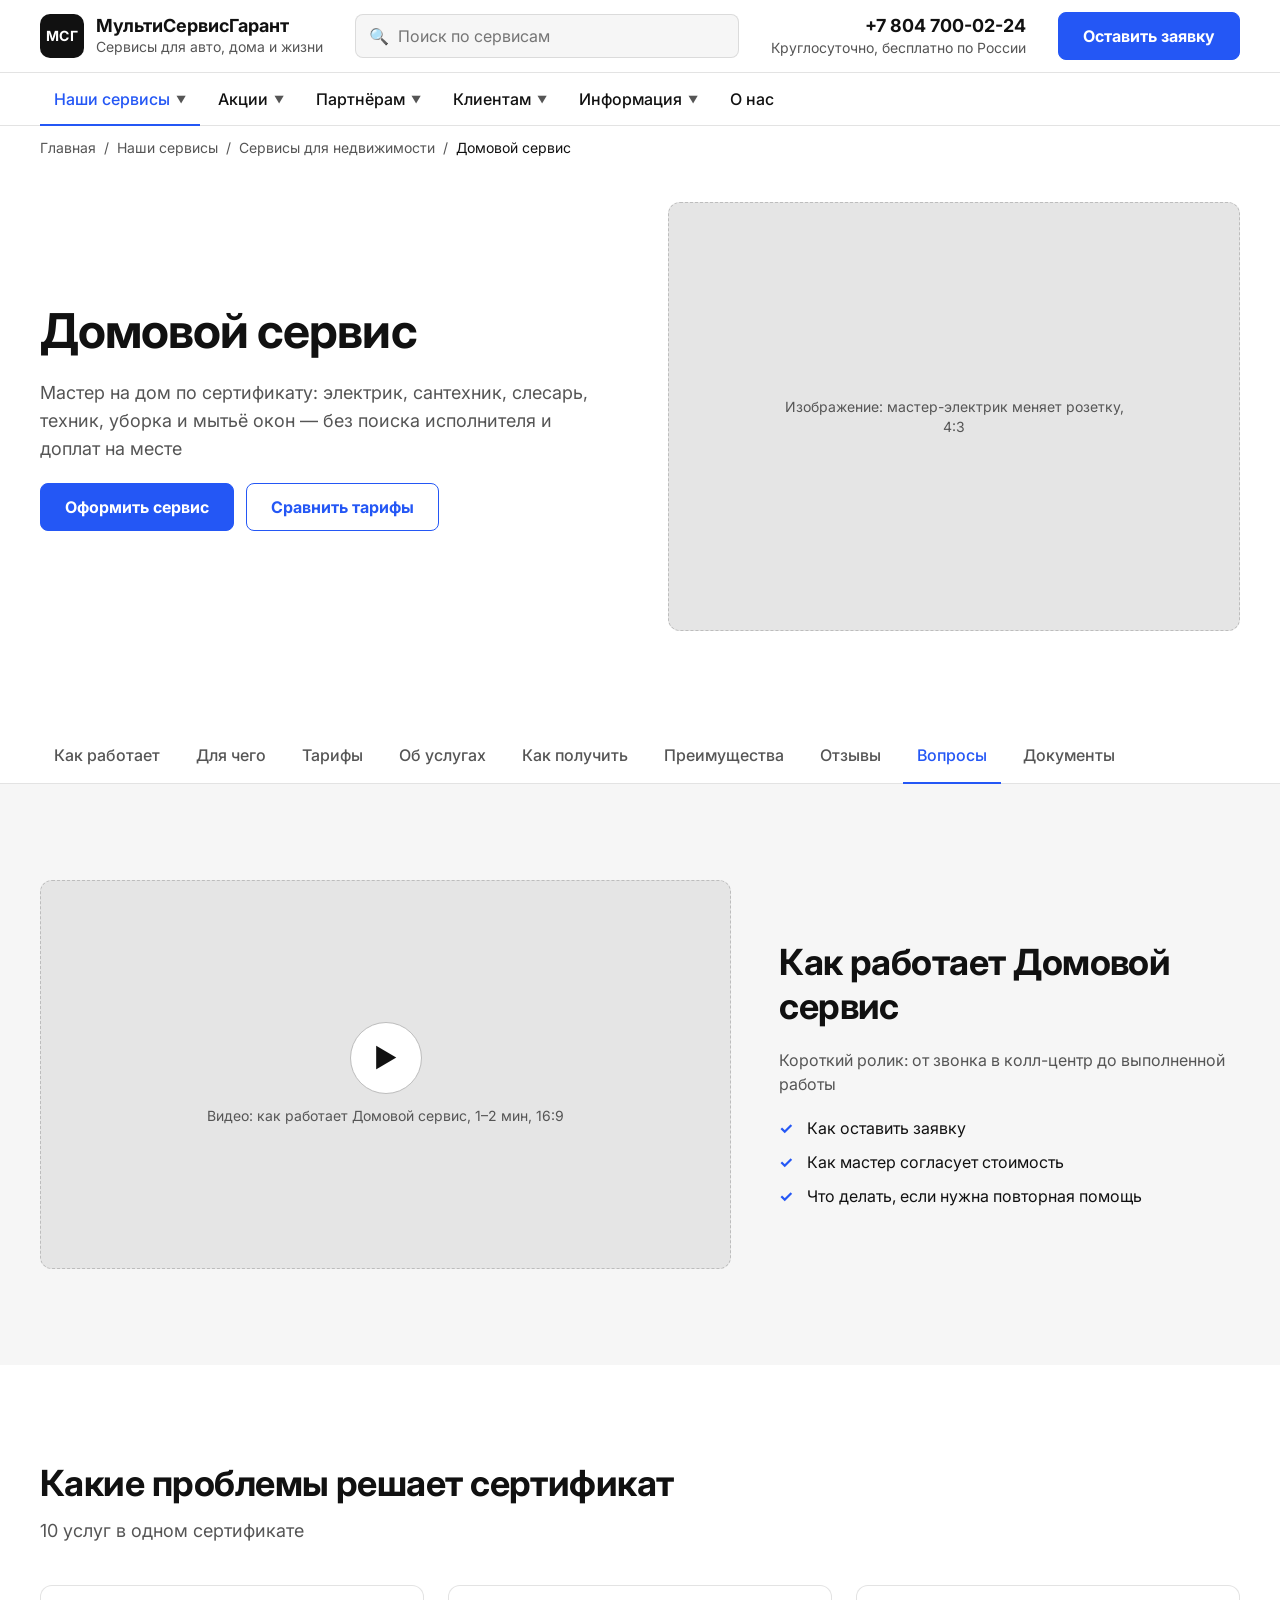
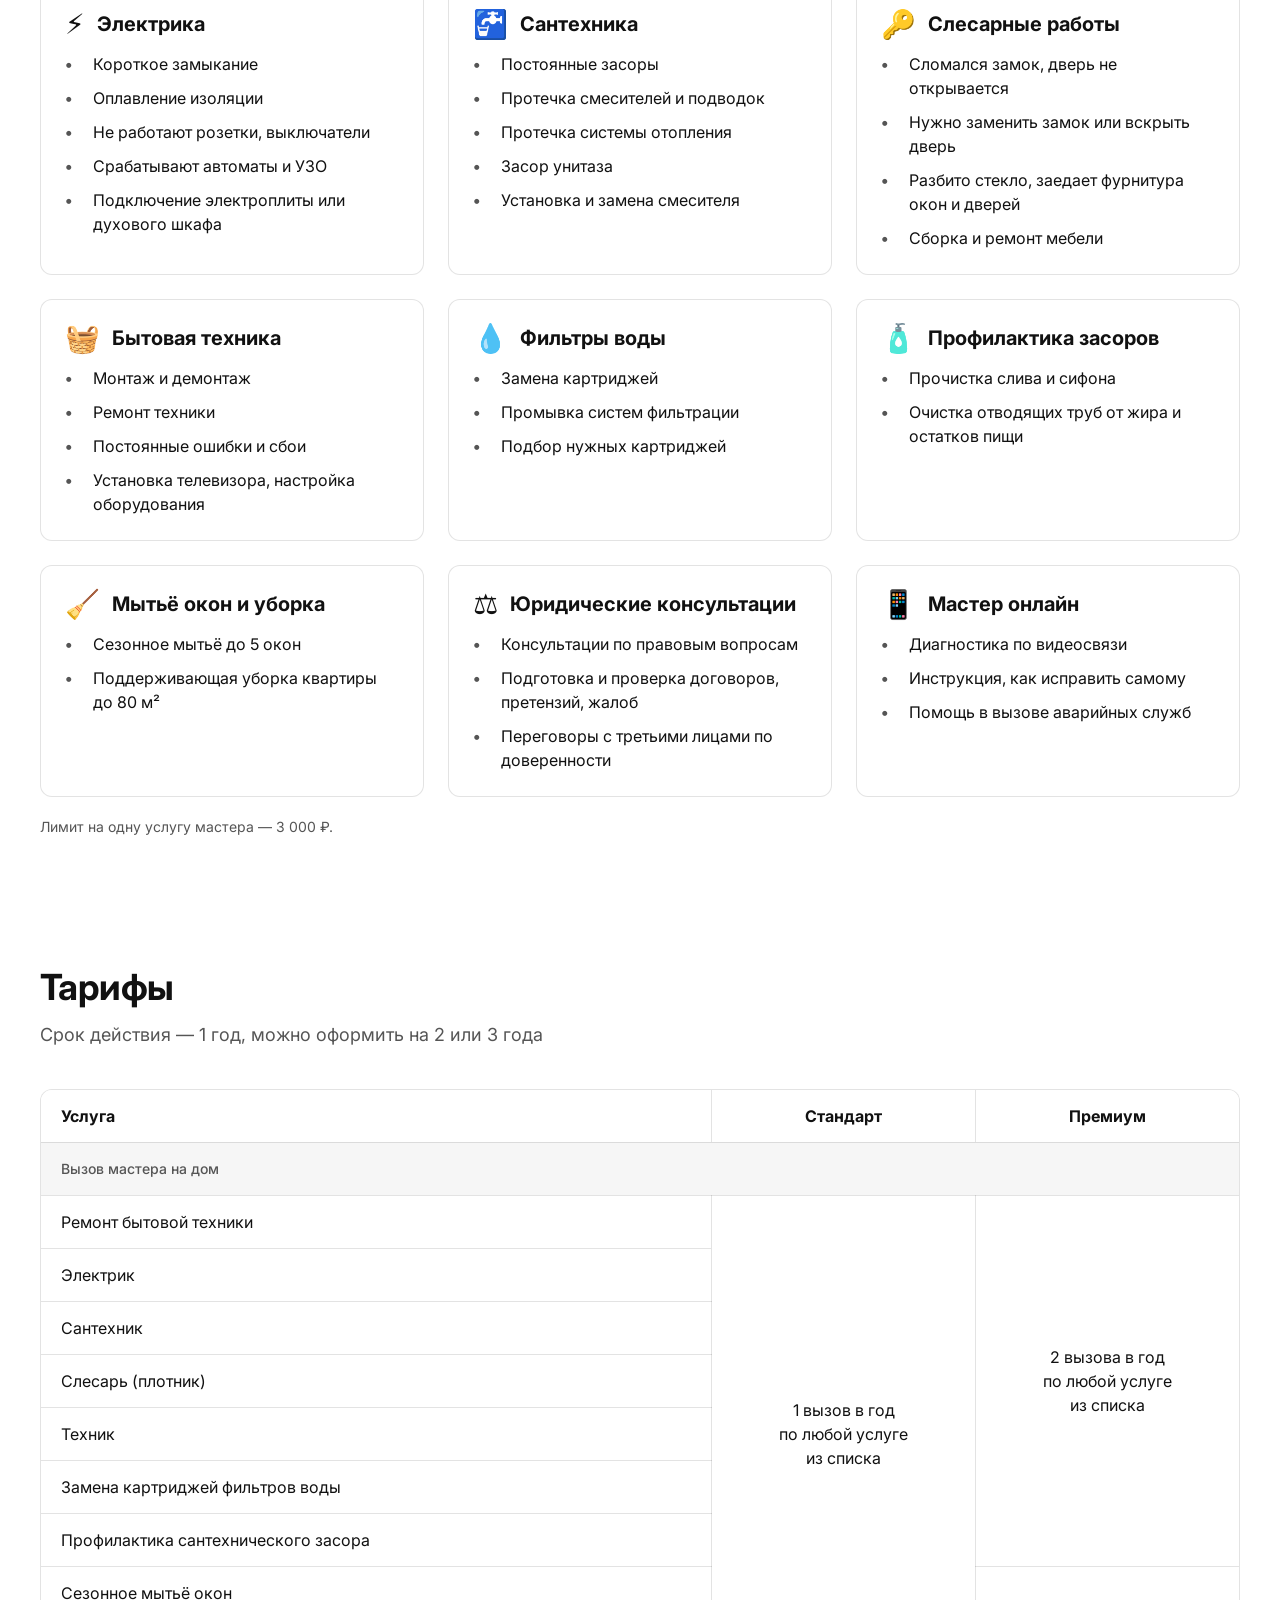
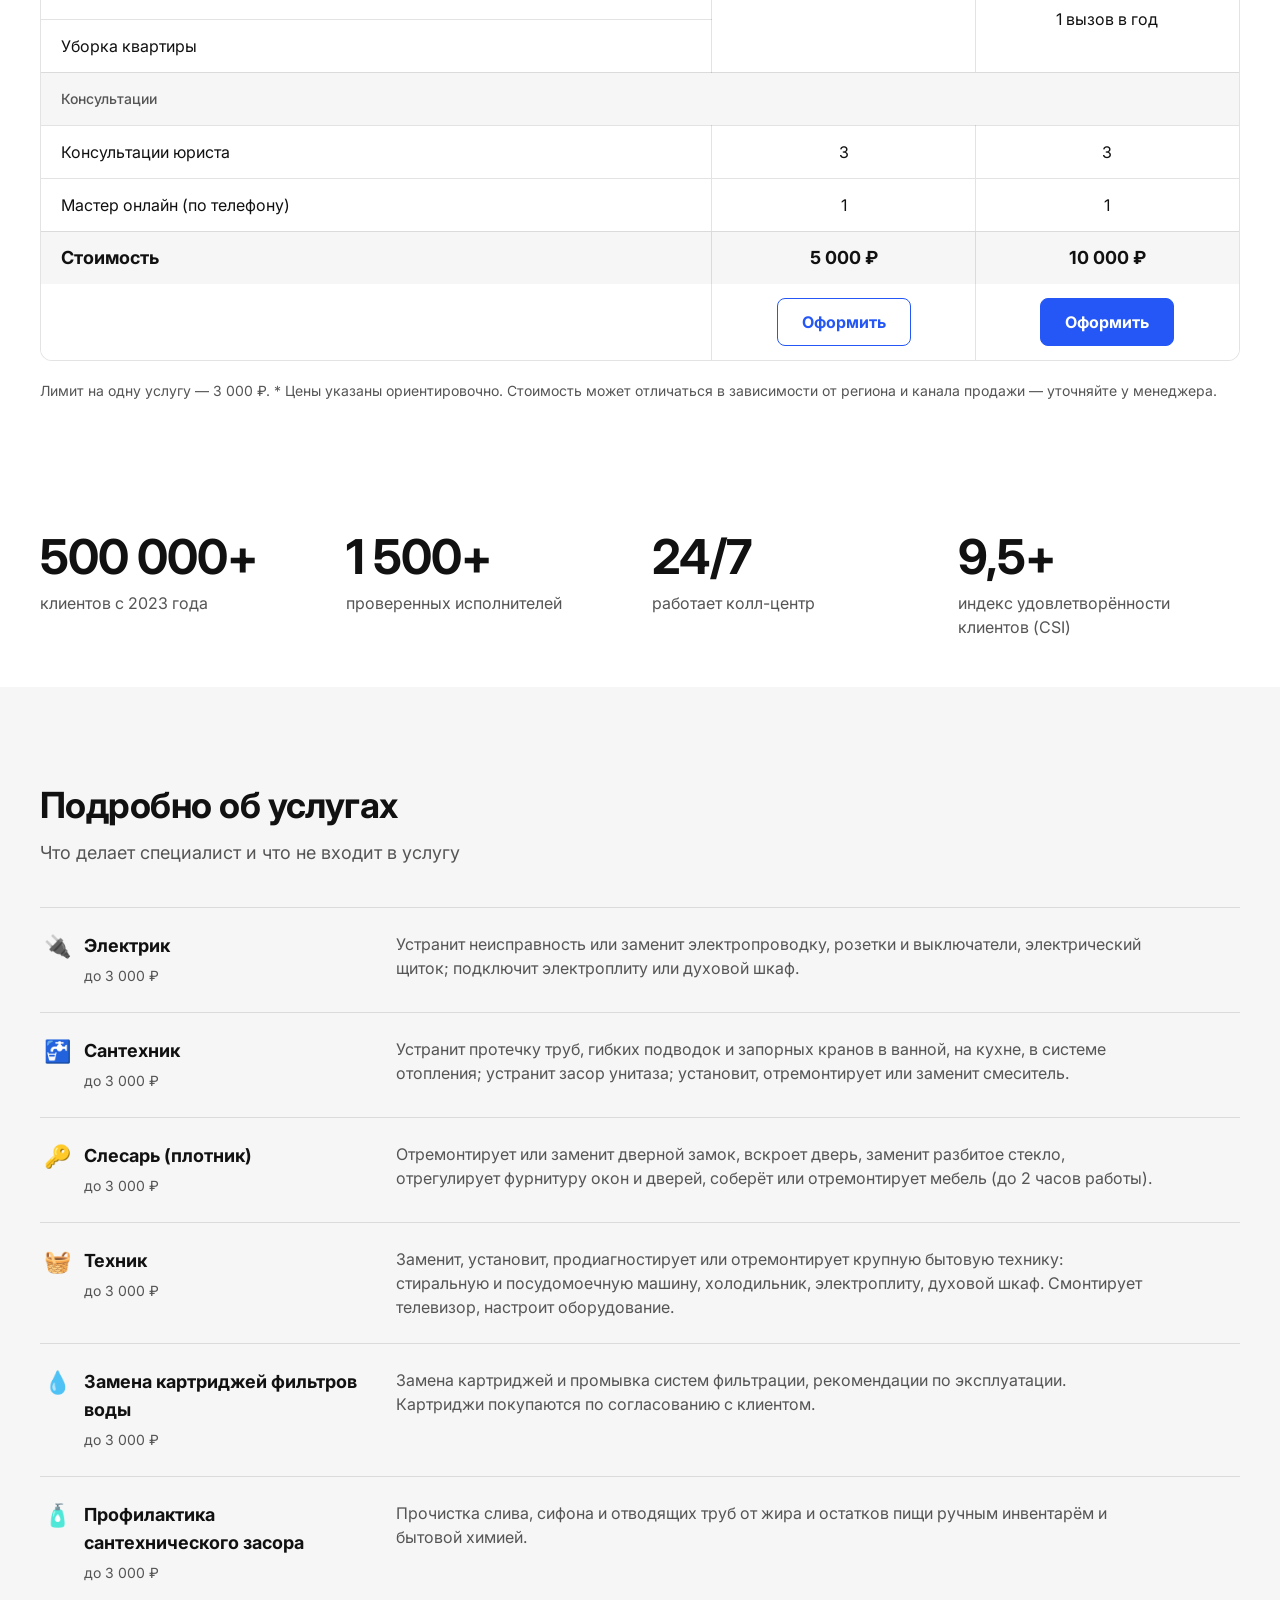
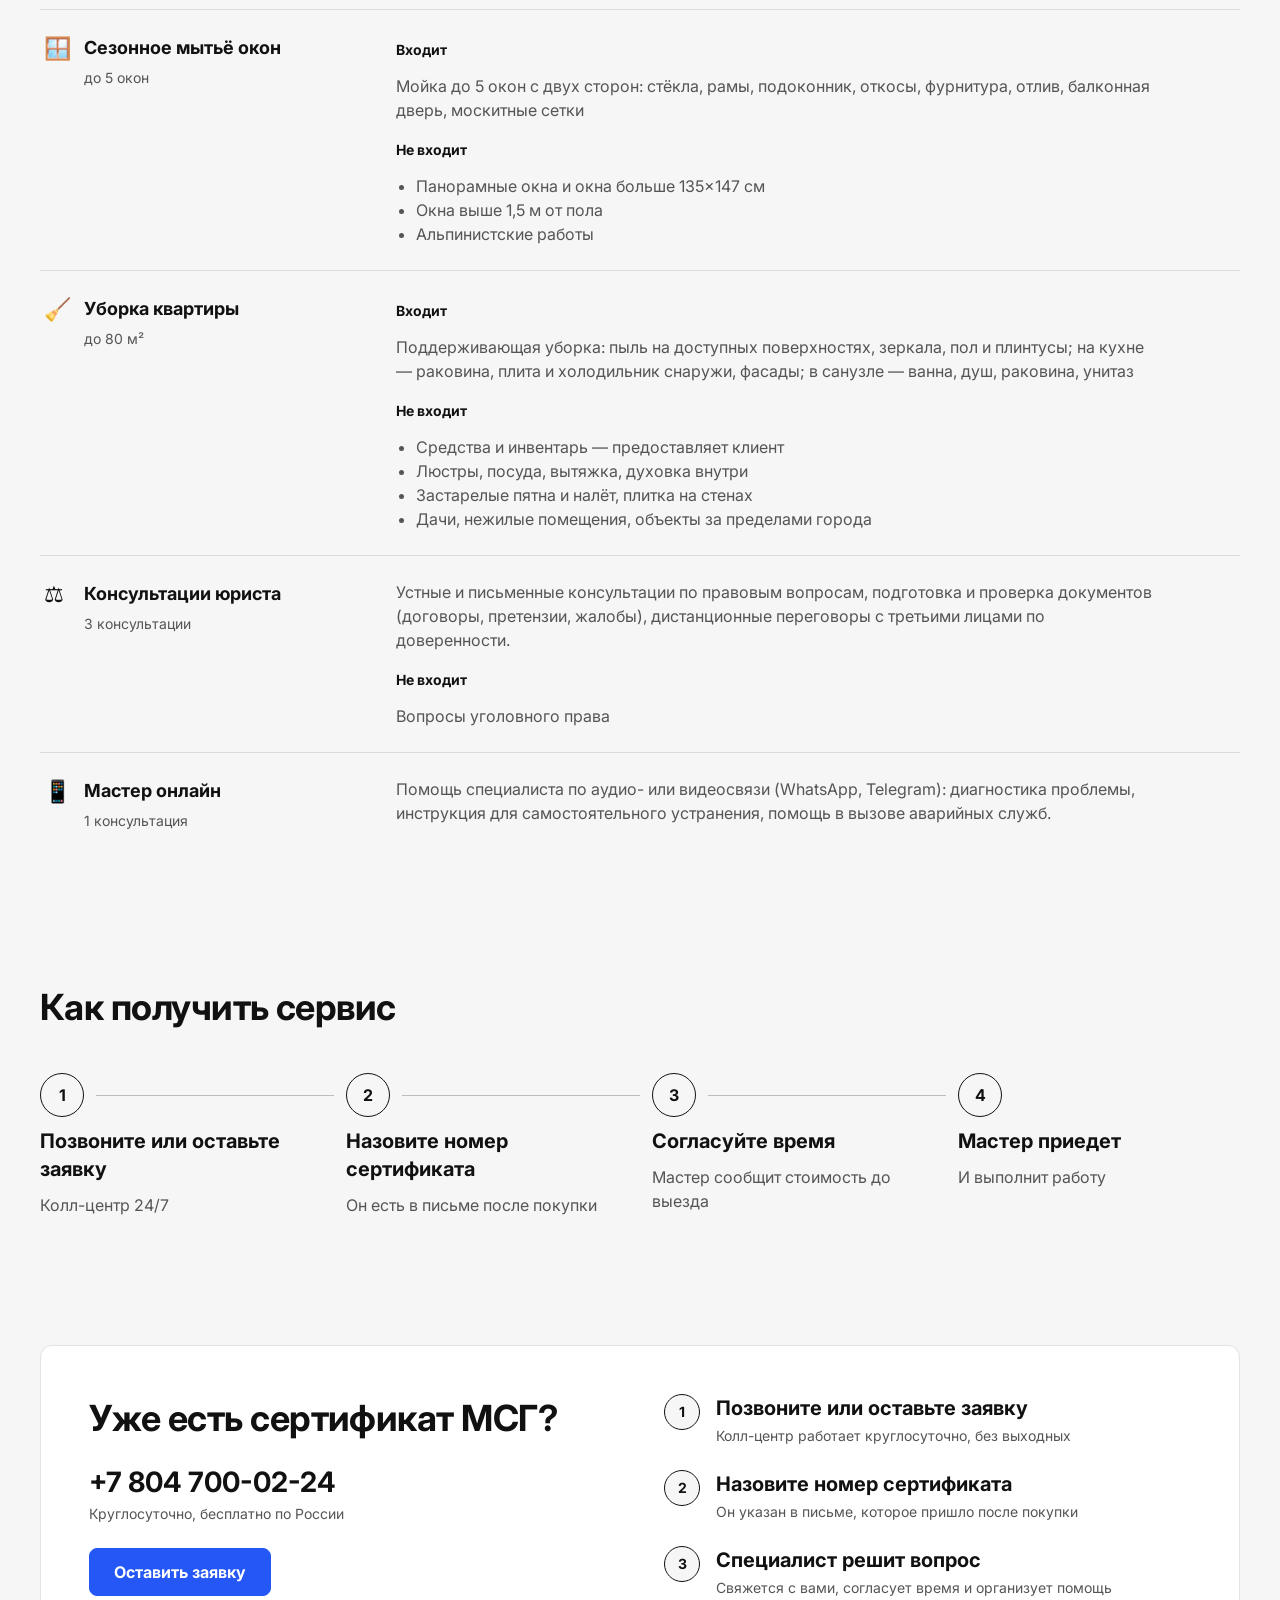
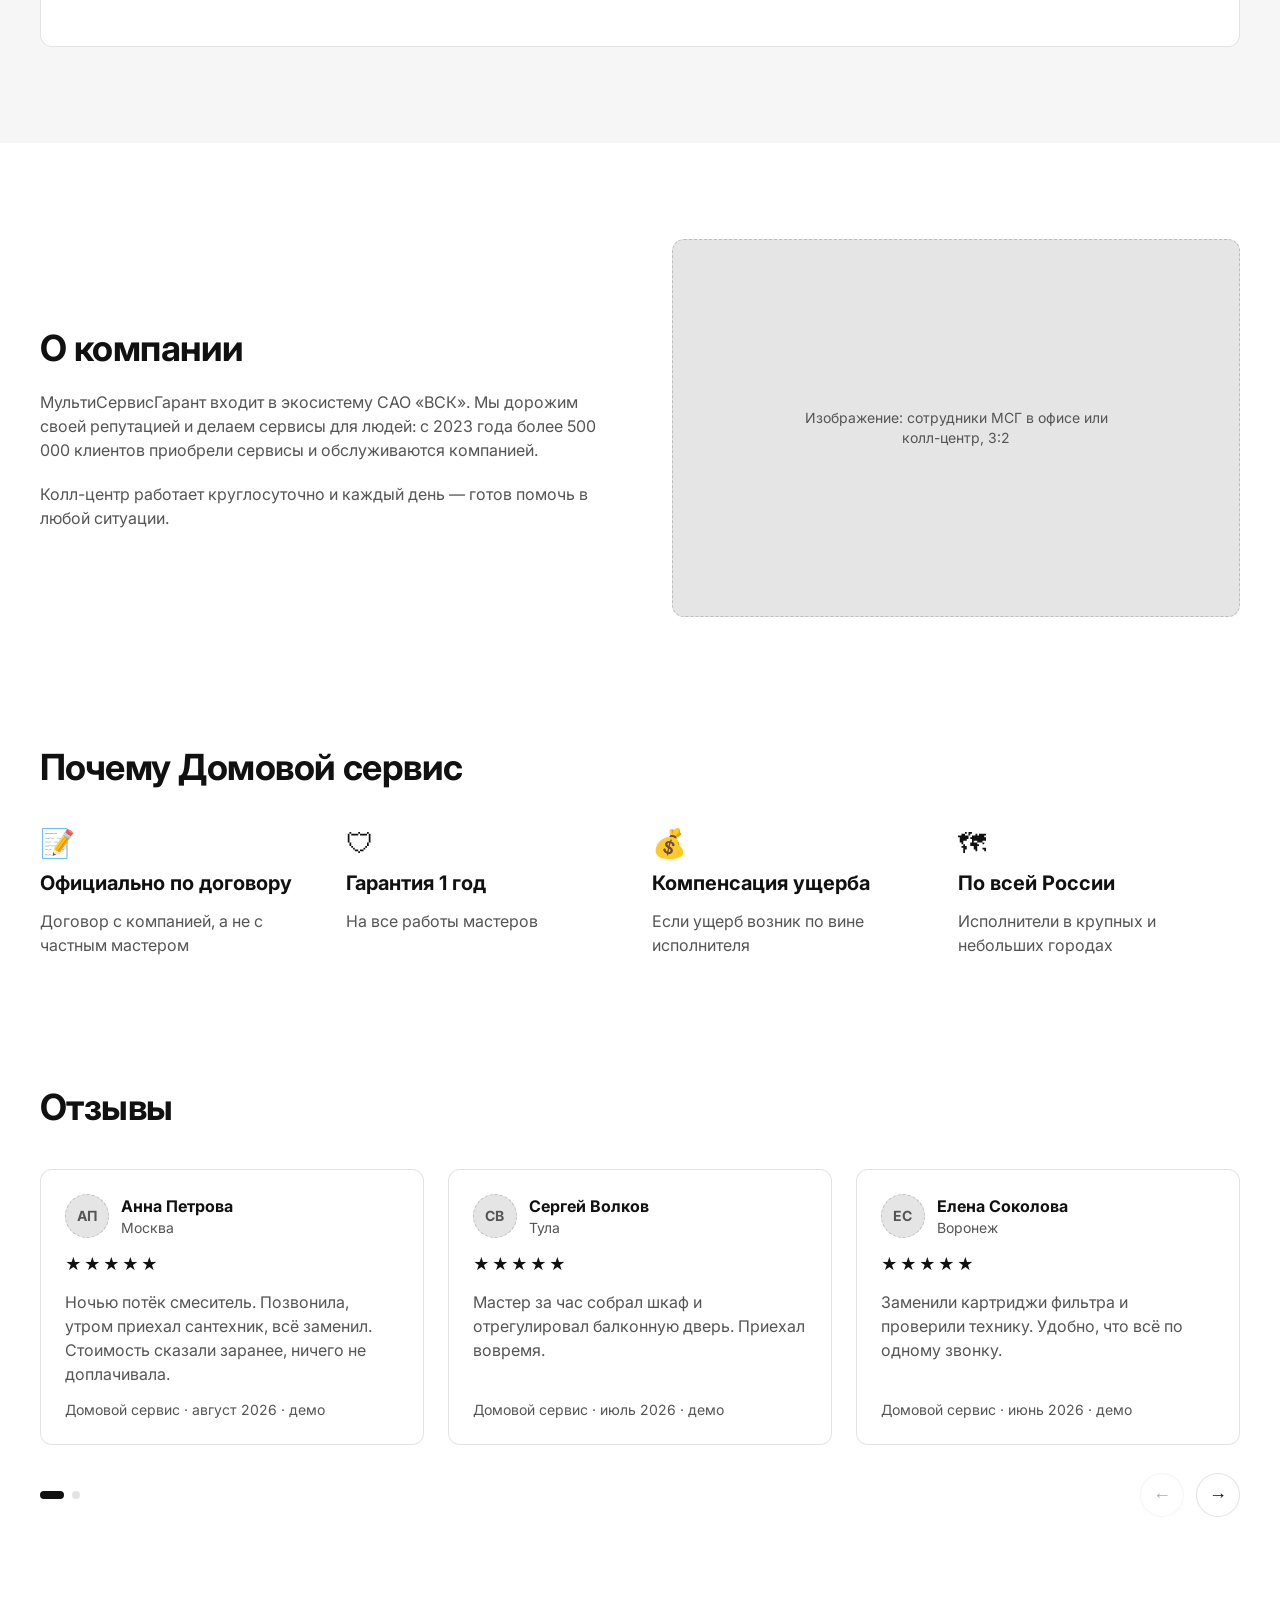
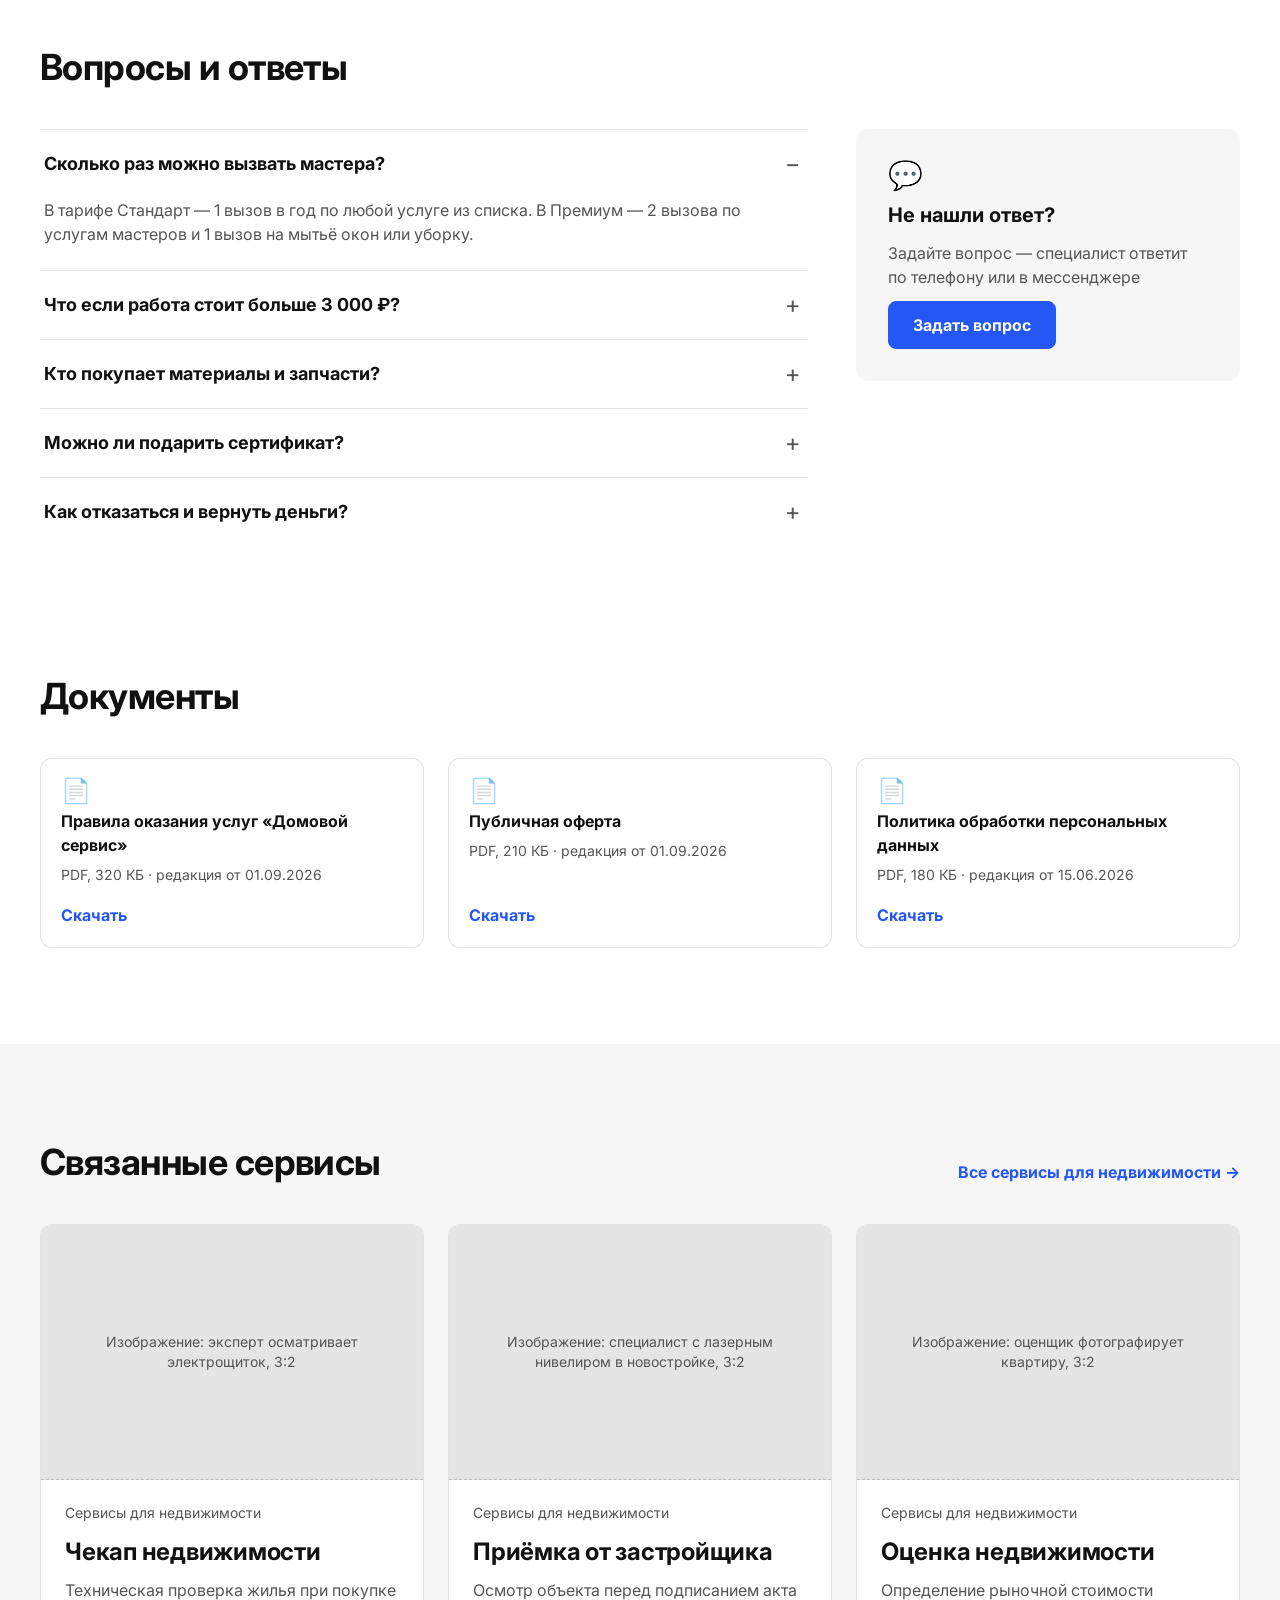
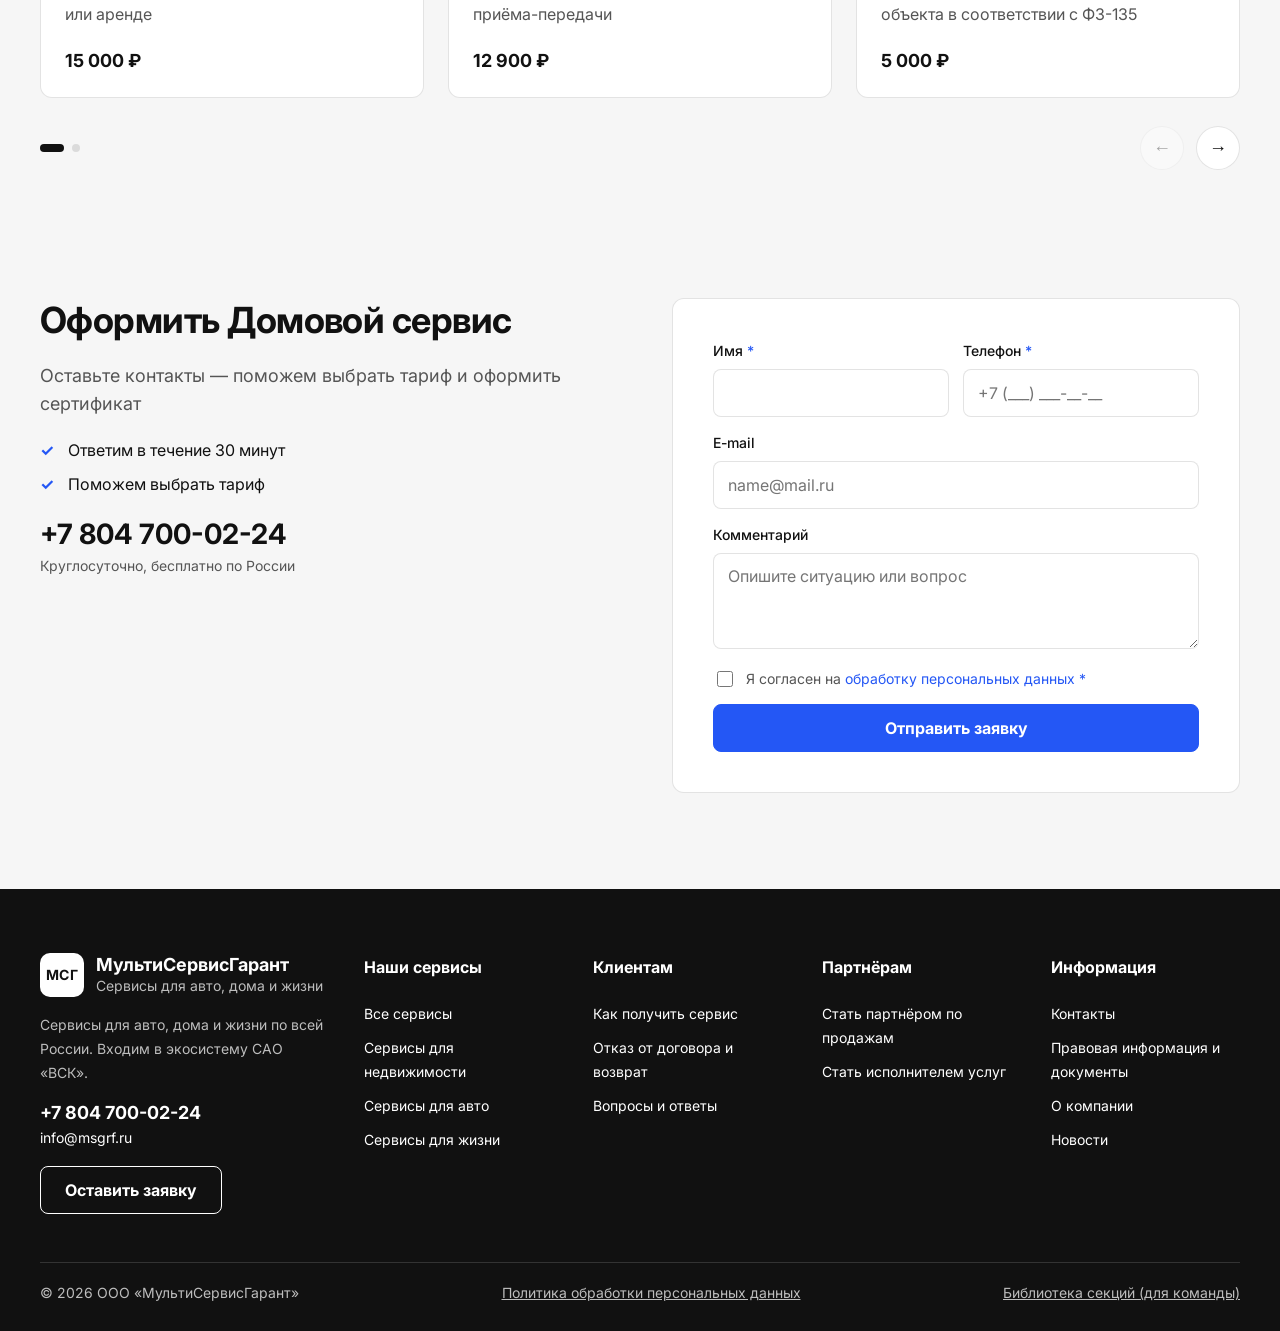
<file: ver 2.0/home-service.html>
<!doctype html><html lang="ru"><head><meta charset="utf-8"><meta name="viewport" content="width=device-width, initial-scale=1, viewport-fit=cover"><meta name="robots" content="noindex"><title>Домовой сервис — МСГ, прототип</title><link rel="preconnect" href="https://fonts.googleapis.com"><link rel="preconnect" href="https://fonts.gstatic.com" crossorigin><link href="https://fonts.googleapis.com/css2?family=Inter:wght@400;500;600;700;800&display=swap" rel="stylesheet"><link rel="stylesheet" href="assets/styles.css"></head><body><div class="page" data-page="home-service" data-title="Домовой сервис — МСГ, прототип"><header class="hdr"><div class="wrap hdr-top"><a class="logo" href="services.html"><span class="logo-mark">МСГ</span><span class="logo-name">МультиСервисГарант<small>Сервисы для авто, дома и жизни</small></span></a><div class="search"><span class="search-ico">🔍</span><input type="search" placeholder="Поиск по сервисам" aria-label="Поиск по сервисам"><div class="search-drop"><p class="caption">Популярные запросы</p><div class="search-chips"><a class="chip" href="home-service.html">Сантехник</a><a class="chip" href="home-service.html">Электрик</a><a class="chip" href="acceptance.html">Приёмка квартиры</a><a class="chip" href="appraisal.html">Оценка для ипотеки</a><a class="chip" href="stub.html">Эвакуатор</a></div><p class="caption">Сервисы</p><div class="search-res"><a href="home-service.html"><span>Домовой сервис</span><span class="caption">Недвижимость</span></a><a href="checkup.html"><span>Чекап недвижимости</span><span class="caption">Недвижимость</span></a><a href="stub.html"><span>Техпомощь на дороге</span><span class="caption">Авто</span></a></div><a class="search-all" href="services.html">Все сервисы →</a></div></div><div class="hdr-phone"><a href="tel:+78047000224">+7 804 700-02-24</a><span class="caption">Круглосуточно, бесплатно по России</span></div><a class="btn btn-primary" href="#" data-modal data-modal-tab="buy">Оставить заявку</a></div><nav class="hdr-nav" aria-label="Основное меню"><div class="wrap" style="position:static"><ul><li class="has-mega"><a class="nav-link is-active" href="services.html">Наши сервисы <span class="caret">▼</span></a><div class="mega"><div class="mega-grid"><div class="mega-col"><h4><a href="realty.html">Сервисы для недвижимости</a></h4><ul class="plain"><li><a href="home-service.html">Домовой сервис</a></li><li><a href="checkup.html">Чекап недвижимости</a></li><li><a href="acceptance.html">Приёмка от застройщика</a></li><li><a href="appraisal.html">Оценка недвижимости</a></li></ul></div><div class="mega-col"><h4><a href="stub.html">Сервисы для авто</a></h4><ul class="plain"><li><a href="stub.html">Техпомощь на дороге</a></li></ul></div><div class="mega-col"><h4><a href="stub.html">Сервисы для жизни</a></h4><ul class="plain"><li><a href="stub.html">Финансовый защитник</a></li></ul></div></div></div></li><li class="has-drop" style="position:relative"><a class="nav-link" href="stub.html">Акции <span class="caret">▼</span></a><div class="drop"><a href="stub.html">Все акции</a><a href="stub.html">Для клиентов</a><a href="stub.html">Для партнёров</a></div></li><li class="has-drop" style="position:relative"><a class="nav-link" href="stub.html">Партнёрам <span class="caret">▼</span></a><div class="drop"><a href="stub.html">Стать партнёром по продажам</a><a href="stub.html">Стать исполнителем услуг</a></div></li><li class="has-drop" style="position:relative"><a class="nav-link" href="stub.html">Клиентам <span class="caret">▼</span></a><div class="drop"><a href="stub.html">Как получить сервис</a><a href="stub.html">Отказ от договора и возврат</a><a href="stub.html">Вопросы и ответы</a></div></li><li class="has-drop" style="position:relative"><a class="nav-link" href="stub.html">Информация <span class="caret">▼</span></a><div class="drop"><a href="stub.html">Контакты</a><a href="stub.html">Правовая информация и документы</a><a href="stub.html">Новости</a></div></li><li><a class="nav-link" href="stub.html">О нас</a></li></ul></div></nav></header><nav class="wrap crumbs" aria-label="Хлебные крошки"><a href="services.html">Главная</a><span>/</span><a href="services.html">Наши сервисы</a><span>/</span><a href="realty.html">Сервисы для недвижимости</a><span>/</span><span class="cur" aria-current="page">Домовой сервис</span></nav><main><section class="hero"><div class="wrap hero-a"><div class="hero-body"><h1>Домовой сервис</h1><p class="lead">Мастер на дом по сертификату: электрик, сантехник, слесарь, техник, уборка и мытьё окон — без поиска исполнителя и доплат на месте</p><div class="btns"><a class="btn btn-primary" href="#" data-modal data-modal-tab="buy" data-modal-service="Домовой сервис">Оформить сервис</a><a class="btn btn-secondary" href="#tariffs">Сравнить тарифы</a></div></div><div class="ph r-4x3 "><span>Изображение: мастер-электрик меняет розетку, 4:3</span></div></div></section><nav class="subnav" aria-label="Разделы страницы"><div class="wrap"><a class="sn" href="#video">Как работает</a><a class="sn" href="#problems">Для чего</a><a class="sn" href="#tariffs">Тарифы</a><a class="sn" href="#details">Об услугах</a><a class="sn" href="#how">Как получить</a><a class="sn" href="#why">Преимущества</a><a class="sn" href="#reviews">Отзывы</a><a class="sn" href="#faq">Вопросы</a><a class="sn" href="#docs">Документы</a></div></nav><section class="sec alt" id="video"><div class="wrap"><div class="video-split"><div class="video"><div class="ph r-16x9"><div><div class="ph-play">▶</div><span>Видео: как работает Домовой сервис, 1–2 мин, 16:9</span></div></div></div><div class="it-body"><h2>Как работает Домовой сервис</h2><p class="muted">Короткий ролик: от звонка в колл-центр до выполненной работы</p><ul class="check"><li>Как оставить заявку</li><li>Как мастер согласует стоимость</li><li>Что делать, если нужна повторная помощь</li></ul></div></div></div></section><section class="sec" id="problems"><div class="wrap"><div class="sec-head"><div><h2>Какие проблемы решает сертификат</h2><p class="lead">10 услуг в одном сертификате</p></div></div><div class="grid g3"><div class="card sit"><div class="sit-head"><span class="ico">⚡</span><h4>Электрика</h4></div><ul class="check"><li>Короткое замыкание</li><li>Оплавление изоляции</li><li>Не работают розетки, выключатели</li><li>Срабатывают автоматы и УЗО</li><li>Подключение электроплиты или духового шкафа</li></ul></div><div class="card sit"><div class="sit-head"><span class="ico">🚰</span><h4>Сантехника</h4></div><ul class="check"><li>Постоянные засоры</li><li>Протечка смесителей и подводок</li><li>Протечка системы отопления</li><li>Засор унитаза</li><li>Установка и замена смесителя</li></ul></div><div class="card sit"><div class="sit-head"><span class="ico">🔑</span><h4>Слесарные работы</h4></div><ul class="check"><li>Сломался замок, дверь не открывается</li><li>Нужно заменить замок или вскрыть дверь</li><li>Разбито стекло, заедает фурнитура окон и дверей</li><li>Сборка и ремонт мебели</li></ul></div><div class="card sit"><div class="sit-head"><span class="ico">🧺</span><h4>Бытовая техника</h4></div><ul class="check"><li>Монтаж и демонтаж</li><li>Ремонт техники</li><li>Постоянные ошибки и сбои</li><li>Установка телевизора, настройка оборудования</li></ul></div><div class="card sit"><div class="sit-head"><span class="ico">💧</span><h4>Фильтры воды</h4></div><ul class="check"><li>Замена картриджей</li><li>Промывка систем фильтрации</li><li>Подбор нужных картриджей</li></ul></div><div class="card sit"><div class="sit-head"><span class="ico">🧴</span><h4>Профилактика засоров</h4></div><ul class="check"><li>Прочистка слива и сифона</li><li>Очистка отводящих труб от жира и остатков пищи</li></ul></div><div class="card sit"><div class="sit-head"><span class="ico">🧹</span><h4>Мытьё окон и уборка</h4></div><ul class="check"><li>Сезонное мытьё до 5 окон</li><li>Поддерживающая уборка квартиры до 80 м²</li></ul></div><div class="card sit"><div class="sit-head"><span class="ico">⚖️</span><h4>Юридические консультации</h4></div><ul class="check"><li>Консультации по правовым вопросам</li><li>Подготовка и проверка договоров, претензий, жалоб</li><li>Переговоры с третьими лицами по доверенности</li></ul></div><div class="card sit"><div class="sit-head"><span class="ico">📱</span><h4>Мастер онлайн</h4></div><ul class="check"><li>Диагностика по видеосвязи</li><li>Инструкция, как исправить самому</li><li>Помощь в вызове аварийных служб</li></ul></div></div><p class="note-foot">Лимит на одну услугу мастера — 3 000 ₽.</p></div></section><section class="sec" id="tariffs"><div class="wrap"><div class="sec-head"><div><h2>Тарифы</h2><p class="lead">Срок действия — 1 год, можно оформить на 2 или 3 года</p></div></div><div class="tbl-wrap"><table class="tbl"><thead><tr><th>Услуга</th><th>Стандарт</th><th>Премиум</th></tr></thead><tbody><tr class="grp"><td colspan="3">Вызов мастера на дом</td></tr><tr><td>Ремонт бытовой техники</td><td rowspan="9">1 вызов в год<br>по любой услуге<br>из списка</td><td rowspan="7">2 вызова в год<br>по любой услуге<br>из списка</td></tr><tr><td>Электрик</td></tr><tr><td>Сантехник</td></tr><tr><td>Слесарь (плотник)</td></tr><tr><td>Техник</td></tr><tr><td>Замена картриджей фильтров воды</td></tr><tr><td>Профилактика сантехнического засора</td></tr><tr><td>Сезонное мытьё окон</td><td rowspan="2">1 вызов в год</td></tr><tr><td>Уборка квартиры</td></tr><tr class="grp"><td colspan="3">Консультации</td></tr><tr><td>Консультации юриста</td><td>3</td><td>3</td></tr><tr><td>Мастер онлайн (по телефону)</td><td>1</td><td>1</td></tr><tr class="total"><td>Стоимость</td><td>5 000 ₽</td><td>10 000 ₽</td></tr><tr class="act"><td></td><td><a class="btn btn-secondary" href="#" data-modal data-modal-tab="buy" data-modal-service="Домовой сервис" data-modal-tariff="Стандарт">Оформить</a></td><td><a class="btn btn-primary" href="#" data-modal data-modal-tab="buy" data-modal-service="Домовой сервис" data-modal-tariff="Премиум">Оформить</a></td></tr></tbody></table></div><p class="note-foot">Лимит на одну услугу — 3 000 ₽. * Цены указаны ориентировочно. Стоимость может отличаться в зависимости от региона и канала продажи — уточняйте у менеджера.</p></div></section><section class="sec"><div class="wrap"><div class="stats g4" style="display:grid"><div class="stat"><b>500 000+</b><span>клиентов с 2023 года</span></div><div class="stat"><b>1 500+</b><span>проверенных исполнителей</span></div><div class="stat"><b>24/7</b><span>работает колл-центр</span></div><div class="stat"><b>9,5+</b><span>индекс удовлетворённости клиентов (CSI)</span></div></div></div></section><section class="sec alt" id="details"><div class="wrap"><div class="sec-head"><div><h2>Подробно об услугах</h2><p class="lead">Что делает специалист и что не входит в услугу</p></div></div><div class="dlist"><div class="dl-row"><div class="dl-head"><span class="ico">🔌</span><h4>Электрик</h4><span class="sum">до 3 000 ₽</span></div><div class="dl-body"><p>Устранит неисправность или заменит электропроводку, розетки и выключатели, электрический щиток; подключит электроплиту или духовой шкаф.</p></div></div><div class="dl-row"><div class="dl-head"><span class="ico">🚰</span><h4>Сантехник</h4><span class="sum">до 3 000 ₽</span></div><div class="dl-body"><p>Устранит протечку труб, гибких подводок и запорных кранов в ванной, на кухне, в системе отопления; устранит засор унитаза; установит, отремонтирует или заменит смеситель.</p></div></div><div class="dl-row"><div class="dl-head"><span class="ico">🔑</span><h4>Слесарь (плотник)</h4><span class="sum">до 3 000 ₽</span></div><div class="dl-body"><p>Отремонтирует или заменит дверной замок, вскроет дверь, заменит разбитое стекло, отрегулирует фурнитуру окон и дверей, соберёт или отремонтирует мебель (до 2 часов работы).</p></div></div><div class="dl-row"><div class="dl-head"><span class="ico">🧺</span><h4>Техник</h4><span class="sum">до 3 000 ₽</span></div><div class="dl-body"><p>Заменит, установит, продиагностирует или отремонтирует крупную бытовую технику: стиральную и посудомоечную машину, холодильник, электроплиту, духовой шкаф. Смонтирует телевизор, настроит оборудование.</p></div></div><div class="dl-row"><div class="dl-head"><span class="ico">💧</span><h4>Замена картриджей фильтров воды</h4><span class="sum">до 3 000 ₽</span></div><div class="dl-body"><p>Замена картриджей и промывка систем фильтрации, рекомендации по эксплуатации. Картриджи покупаются по согласованию с клиентом.</p></div></div><div class="dl-row"><div class="dl-head"><span class="ico">🧴</span><h4>Профилактика сантехнического засора</h4><span class="sum">до 3 000 ₽</span></div><div class="dl-body"><p>Прочистка слива, сифона и отводящих труб от жира и остатков пищи ручным инвентарём и бытовой химией.</p></div></div><div class="dl-row"><div class="dl-head"><span class="ico">🪟</span><h4>Сезонное мытьё окон</h4><span class="sum">до 5 окон</span></div><div class="dl-body"><h5>Входит</h5><p>Мойка до 5 окон с двух сторон: стёкла, рамы, подоконник, откосы, фурнитура, отлив, балконная дверь, москитные сетки</p><h5>Не входит</h5><ul><li>Панорамные окна и окна больше 135×147 см</li><li>Окна выше 1,5 м от пола</li><li>Альпинистские работы</li></ul></div></div><div class="dl-row"><div class="dl-head"><span class="ico">🧹</span><h4>Уборка квартиры</h4><span class="sum">до 80 м²</span></div><div class="dl-body"><h5>Входит</h5><p>Поддерживающая уборка: пыль на доступных поверхностях, зеркала, пол и плинтусы; на кухне — раковина, плита и холодильник снаружи, фасады; в санузле — ванна, душ, раковина, унитаз</p><h5>Не входит</h5><ul><li>Средства и инвентарь — предоставляет клиент</li><li>Люстры, посуда, вытяжка, духовка внутри</li><li>Застарелые пятна и налёт, плитка на стенах</li><li>Дачи, нежилые помещения, объекты за пределами города</li></ul></div></div><div class="dl-row"><div class="dl-head"><span class="ico">⚖️</span><h4>Консультации юриста</h4><span class="sum">3 консультации</span></div><div class="dl-body"><p>Устные и письменные консультации по правовым вопросам, подготовка и проверка документов (договоры, претензии, жалобы), дистанционные переговоры с третьими лицами по доверенности.</p><h5>Не входит</h5><p>Вопросы уголовного права</p></div></div><div class="dl-row"><div class="dl-head"><span class="ico">📱</span><h4>Мастер онлайн</h4><span class="sum">1 консультация</span></div><div class="dl-body"><p>Помощь специалиста по аудио- или видеосвязи (WhatsApp, Telegram): диагностика проблемы, инструкция для самостоятельного устранения, помощь в вызове аварийных служб.</p></div></div></div></div></section><section class="sec alt" id="how"><div class="wrap"><div class="sec-head"><div><h2>Как получить сервис</h2></div></div><div class="steps"><div class="step"><span class="step-n">1</span><h4>Позвоните или оставьте заявку</h4><p>Колл-центр 24/7</p></div><div class="step"><span class="step-n">2</span><h4>Назовите номер сертификата</h4><p>Он есть в письме после покупки</p></div><div class="step"><span class="step-n">3</span><h4>Согласуйте время</h4><p>Мастер сообщит стоимость до выезда</p></div><div class="step"><span class="step-n">4</span><h4>Мастер приедет</h4><p>И выполнит работу</p></div></div></div></section><section class="sec alt" id="cert"><div class="wrap"><div class="cert"><div class="it-body"><h2>Уже есть сертификат МСГ?</h2><a class="phone-big" href="tel:+78047000224">+7 804 700-02-24</a><span class="caption">Круглосуточно, бесплатно по России</span><div class="btns"><a class="btn btn-primary" href="#" data-modal data-modal-tab="cert" data-modal-service="Домовой сервис">Оставить заявку</a></div></div><div class="cert-steps"><div><span class="step-n">1</span><div><h4>Позвоните или оставьте заявку</h4><p class="muted small">Колл-центр работает круглосуточно, без выходных</p></div></div><div><span class="step-n">2</span><div><h4>Назовите номер сертификата</h4><p class="muted small">Он указан в письме, которое пришло после покупки</p></div></div><div><span class="step-n">3</span><div><h4>Специалист решит вопрос</h4><p class="muted small">Свяжется с вами, согласует время и организует помощь</p></div></div></div></div></div></section><section class="sec" id="about"><div class="wrap"><div class="about"><div class="it-body"><h2>О компании</h2><p>МультиСервисГарант входит в экосистему САО «ВСК». Мы дорожим своей репутацией и делаем сервисы для людей: с 2023 года более 500 000 клиентов приобрели сервисы и обслуживаются компанией.</p><p>Колл-центр работает круглосуточно и каждый день — готов помочь в любой ситуации.</p></div><div class="about-media"><div class="ph r-3x2 "><span>Изображение: сотрудники МСГ в офисе или колл-центр, 3:2</span></div></div></div></div></section><section class="sec" id="why"><div class="wrap"><div class="sec-head"><div><h2>Почему Домовой сервис</h2></div></div><div class="grid g4"><div class="adv"><span class="ico">📝</span><h4>Официально по договору</h4><p>Договор с компанией, а не с частным мастером</p></div><div class="adv"><span class="ico">🛡</span><h4>Гарантия 1 год</h4><p>На все работы мастеров</p></div><div class="adv"><span class="ico">💰</span><h4>Компенсация ущерба</h4><p>Если ущерб возник по вине исполнителя</p></div><div class="adv"><span class="ico">🗺</span><h4>По всей России</h4><p>Исполнители в крупных и небольших городах</p></div></div></div></section><section class="sec" id="reviews"><div class="wrap"><div class="sec-head"><div><h2>Отзывы</h2></div></div><div class="slider"><div class="slider-track"><article class="card rev"><div class="rev-who"><span class="ava">АП</span><div><b>Анна Петрова</b><div class="caption">Москва</div></div></div><div class="stars">★★★★★</div><p>Ночью потёк смеситель. Позвонила, утром приехал сантехник, всё заменил. Стоимость сказали заранее, ничего не доплачивала.</p><div class="caption">Домовой сервис · август 2026 · демо</div></article><article class="card rev"><div class="rev-who"><span class="ava">СВ</span><div><b>Сергей Волков</b><div class="caption">Тула</div></div></div><div class="stars">★★★★★</div><p>Мастер за час собрал шкаф и отрегулировал балконную дверь. Приехал вовремя.</p><div class="caption">Домовой сервис · июль 2026 · демо</div></article><article class="card rev"><div class="rev-who"><span class="ava">ЕС</span><div><b>Елена Соколова</b><div class="caption">Воронеж</div></div></div><div class="stars">★★★★★</div><p>Заменили картриджи фильтра и проверили технику. Удобно, что всё по одному звонку.</p><div class="caption">Домовой сервис · июнь 2026 · демо</div></article><article class="card rev"><div class="rev-who"><span class="ava">ОН</span><div><b>Ольга Новикова</b><div class="caption">Самара</div></div></div><div class="stars">★★★★★</div><p>Юрист помог составить претензию к управляющей компании — вопрос решили.</p><div class="caption">Домовой сервис · май 2026 · демо</div></article></div><div class="slider-nav"><div class="dots"></div><div class="slider-arrows"><button class="slider-btn slider-prev" aria-label="Назад">←</button><button class="slider-btn slider-next" aria-label="Вперёд">→</button></div></div></div></div></section><section class="sec" id="faq"><div class="wrap"><div class="sec-head"><div><h2>Вопросы и ответы</h2></div></div><div class="faq-grid"><div class="acc" data-single><details open><summary><span>Сколько раз можно вызвать мастера?</span></summary><div class="acc-body"><p>В тарифе Стандарт — 1 вызов в год по любой услуге из списка. В Премиум — 2 вызова по услугам мастеров и 1 вызов на мытьё окон или уборку.</p></div></details><details><summary><span>Что если работа стоит больше 3 000 ₽?</span></summary><div class="acc-body"><p>Мастер заранее сообщит стоимость. Разницу сверх лимита вы оплачиваете только с вашего согласия.</p></div></details><details><summary><span>Кто покупает материалы и запчасти?</span></summary><div class="acc-body"><p>Материалы оплачивает клиент. Мастер подскажет, что нужно, или купит по согласованию.</p></div></details><details><summary><span>Можно ли подарить сертификат?</span></summary><div class="acc-body"><p>Да, сертификат можно оформить на другого человека.</p></div></details><details><summary><span>Как отказаться и вернуть деньги?</span></summary><div class="acc-body"><p>Оставьте обращение в период охлаждения — вернём средства в установленном порядке.</p></div></details></div><aside class="ask"><span class="ico">💬</span><h4>Не нашли ответ?</h4><p class="muted">Задайте вопрос — специалист ответит по телефону или в мессенджере</p><a class="btn btn-primary" href="#" data-modal data-modal-tab="buy" data-modal-service="Домовой сервис">Задать вопрос</a></aside></div></div></section><section class="sec" id="docs"><div class="wrap"><div class="sec-head"><div><h2>Документы</h2></div></div><div class="grid g3 docs"><a class="card doc" href="#"><span class="ico">📄</span><b>Правила оказания услуг «Домовой сервис»</b><span class="meta">PDF, 320 КБ · редакция от 01.09.2026</span><span class="doc-dl">Скачать</span></a><a class="card doc" href="#"><span class="ico">📄</span><b>Публичная оферта</b><span class="meta">PDF, 210 КБ · редакция от 01.09.2026</span><span class="doc-dl">Скачать</span></a><a class="card doc" href="#"><span class="ico">📄</span><b>Политика обработки персональных данных</b><span class="meta">PDF, 180 КБ · редакция от 15.06.2026</span><span class="doc-dl">Скачать</span></a></div></div></section><section class="sec alt" id="related"><div class="wrap"><div class="sec-head"><div><h2>Связанные сервисы</h2></div><a class="link-more" href="realty.html">Все сервисы для недвижимости →</a></div><div class="slider"><div class="slider-track"><a class="card svc" href="checkup.html"><div class="ph r-3x2 "><span>Изображение: эксперт осматривает электрощиток, 3:2</span></div><div class="svc-body"><div class="svc-top"><span class="caption">Сервисы для недвижимости</span></div><h3>Чекап недвижимости</h3><p class="muted">Техническая проверка жилья при покупке или аренде</p><div class="svc-foot"><span class="price">15 000 ₽</span></div></div></a><a class="card svc" href="acceptance.html"><div class="ph r-3x2 "><span>Изображение: специалист с лазерным нивелиром в новостройке, 3:2</span></div><div class="svc-body"><div class="svc-top"><span class="caption">Сервисы для недвижимости</span></div><h3>Приёмка от застройщика</h3><p class="muted">Осмотр объекта перед подписанием акта приёма-передачи</p><div class="svc-foot"><span class="price">12 900 ₽</span></div></div></a><a class="card svc" href="appraisal.html"><div class="ph r-3x2 "><span>Изображение: оценщик фотографирует квартиру, 3:2</span></div><div class="svc-body"><div class="svc-top"><span class="caption">Сервисы для недвижимости</span></div><h3>Оценка недвижимости</h3><p class="muted">Определение рыночной стоимости объекта в соответствии с ФЗ-135</p><div class="svc-foot"><span class="price">5 000 ₽</span></div></div></a><a class="card svc" href="stub.html"><div class="ph r-3x2 "><span>Изображение: человек проверяет уведомление в смартфоне, 3:2</span></div><div class="svc-body"><div class="svc-top"><span class="caption">Сервисы для жизни</span></div><h3>Финансовый защитник</h3><p class="muted">Комплексные услуги для защиты данных и финансов от мошенников</p><div class="svc-foot"><span class="price">от 5 000 ₽ <small>/ год</small></span></div></div></a></div><div class="slider-nav"><div class="dots"></div><div class="slider-arrows"><button class="slider-btn slider-prev" aria-label="Назад">←</button><button class="slider-btn slider-next" aria-label="Вперёд">→</button></div></div></div></div></section><section class="sec alt" id="form"><div class="wrap"><div class="lead-sec"><div class="it-body"><h2>Оформить Домовой сервис</h2><p class="lead">Оставьте контакты — поможем выбрать тариф и оформить сертификат</p><ul class="check"><li>Ответим в течение 30 минут</li><li>Поможем выбрать тариф</li></ul><div class="phone-box"><a class="phone-big" href="tel:+78047000224">+7 804 700-02-24</a><span class="caption">Круглосуточно, бесплатно по России</span></div></div><div class="card form-card form-wrap"><form class="form" novalidate><div class="row2"><div class="field"><label>Имя <i>*</i></label><input name="name" required autocomplete="name"></div><div class="field"><label>Телефон <i>*</i></label><input name="phone" type="tel" placeholder="+7 (___) ___-__-__" required></div></div><div class="field"><label>E-mail</label><input name="email" type="email" placeholder="name@mail.ru"></div><div class="field"><label>Комментарий</label><textarea name="comment" placeholder="Опишите ситуацию или вопрос"></textarea></div><label class="agree"><input type="checkbox" required> <span>Я согласен на <a href="#">обработку персональных данных</a> <i style="color:var(--text-link);font-style:normal">*</i></span></label><button class="btn btn-primary btn-block" type="submit">Отправить заявку</button></form><div class="success"><span class="ok">✓</span><h3>Заявка принята</h3><p class="muted">Свяжемся с вами в течение 30 минут в рабочее время</p><button class="btn btn-secondary" type="button" data-reset>Отправить ещё одну</button></div></div></div></div></section></main><footer class="ftr"><div class="wrap"><div class="ftr-grid"><div class="ftr-brand"><a class="logo" href="services.html"><span class="logo-mark">МСГ</span><span class="logo-name">МультиСервисГарант<small>Сервисы для авто, дома и жизни</small></span></a><p>Сервисы для авто, дома и жизни по всей России. Входим в экосистему САО «ВСК».</p><div><a class="tel" href="tel:+78047000224">+7 804 700-02-24</a><br><a href="mailto:info@msgrf.ru">info@msgrf.ru</a></div><a class="btn btn-secondary" href="#" data-modal data-modal-tab="buy">Оставить заявку</a></div><div><h4>Наши сервисы</h4><ul class="plain"><li><a href="services.html">Все сервисы</a></li><li><a href="realty.html">Сервисы для недвижимости</a></li><li><a href="stub.html">Сервисы для авто</a></li><li><a href="stub.html">Сервисы для жизни</a></li></ul></div><div><h4>Клиентам</h4><ul class="plain"><li><a href="stub.html">Как получить сервис</a></li><li><a href="stub.html">Отказ от договора и возврат</a></li><li><a href="stub.html">Вопросы и ответы</a></li></ul></div><div><h4>Партнёрам</h4><ul class="plain"><li><a href="stub.html">Стать партнёром по продажам</a></li><li><a href="stub.html">Стать исполнителем услуг</a></li></ul></div><div><h4>Информация</h4><ul class="plain"><li><a href="stub.html">Контакты</a></li><li><a href="stub.html">Правовая информация и документы</a></li><li><a href="stub.html">О компании</a></li><li><a href="stub.html">Новости</a></li></ul></div></div><div class="ftr-bottom"><span>© 2026 ООО «МультиСервисГарант»</span><a href="stub.html">Политика обработки персональных данных</a><a href="blocks.html">Библиотека секций (для команды)</a></div></div></footer></div><div class="modal" id="modal" role="dialog" aria-modal="true" aria-labelledby="modal-t"><div class="modal-box"><button class="modal-x" aria-label="Закрыть">×</button><h3 id="modal-t">Оставить заявку</h3><p class="muted" style="margin-top:6px">Перезвоним, ответим на вопросы и поможем подобрать сервис</p><div class="mtabs" role="tablist"><button data-mtab="buy" class="is-active">Хочу подключить сервис</button><button data-mtab="cert">Уже есть сертификат</button><button data-mtab="partner">Партнёрство</button></div><div class="form-wrap" style="margin-top:20px"><form class="form" novalidate><div class="row2"><div class="field"><label>Имя <i>*</i></label><input name="name" required autocomplete="name"></div><div class="field"><label>Телефон <i>*</i></label><input name="phone" type="tel" placeholder="+7 (___) ___-__-__" required></div></div><div class="field"><label>E-mail</label><input name="email" type="email" placeholder="name@mail.ru"></div><div class="field only-cert"><label>Номер сертификата</label><input name="cert" placeholder="Например, ДС-000123"></div><div class="field"><label>Комментарий</label><textarea name="comment" placeholder="Опишите ситуацию или вопрос"></textarea></div><label class="agree"><input type="checkbox" required> <span>Я согласен на <a href="#">обработку персональных данных</a> <i style="color:var(--text-link);font-style:normal">*</i></span></label><button class="btn btn-primary btn-block" type="submit">Отправить заявку</button><p class="form-hint">Срочная помощь по сертификату — <a href="tel:+78047000224">+7 804 700-02-24</a>, круглосуточно</p></form><div class="success"><span class="ok">✓</span><h3>Заявка принята</h3><p class="muted">Свяжемся с вами в течение 30 минут в рабочее время</p><button class="btn btn-secondary" type="button" data-close>Закрыть</button></div></div></div></div><script charset="utf-8" src="assets/app.js"></script></body></html>
</file>
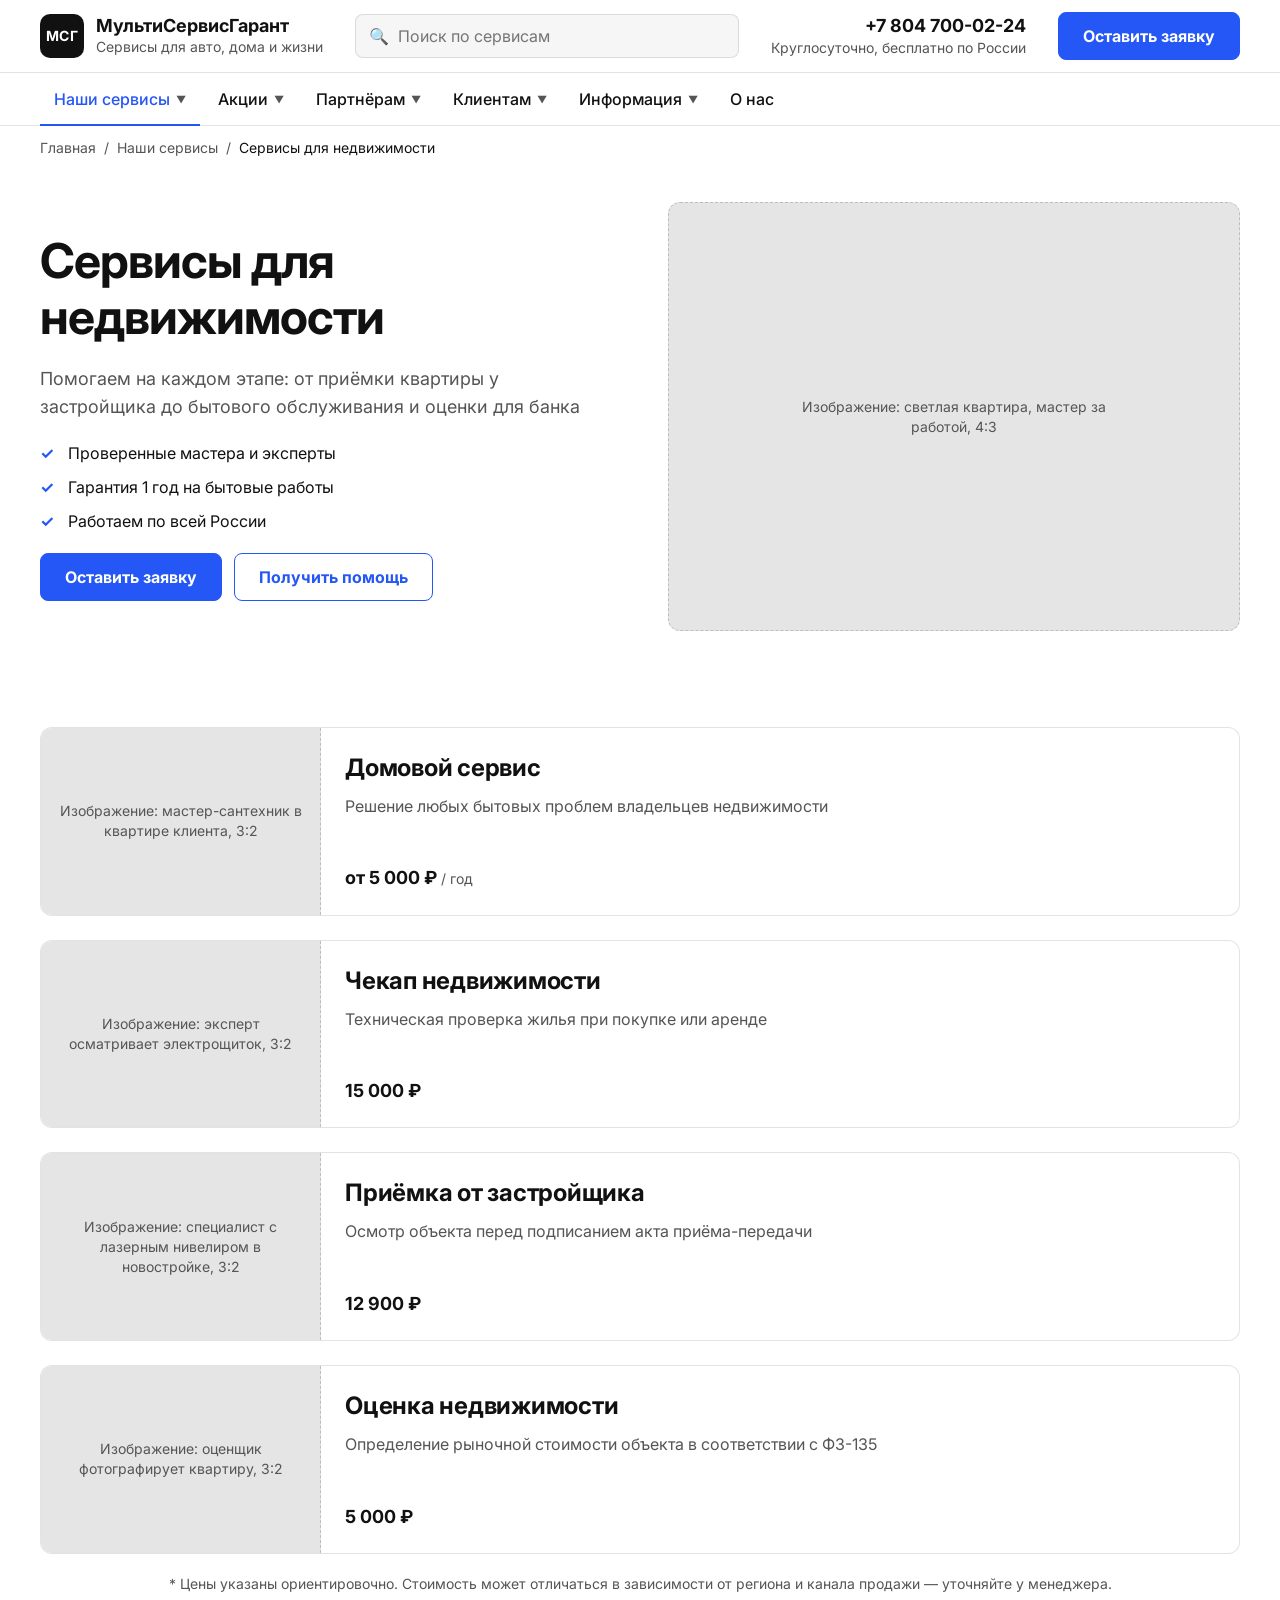
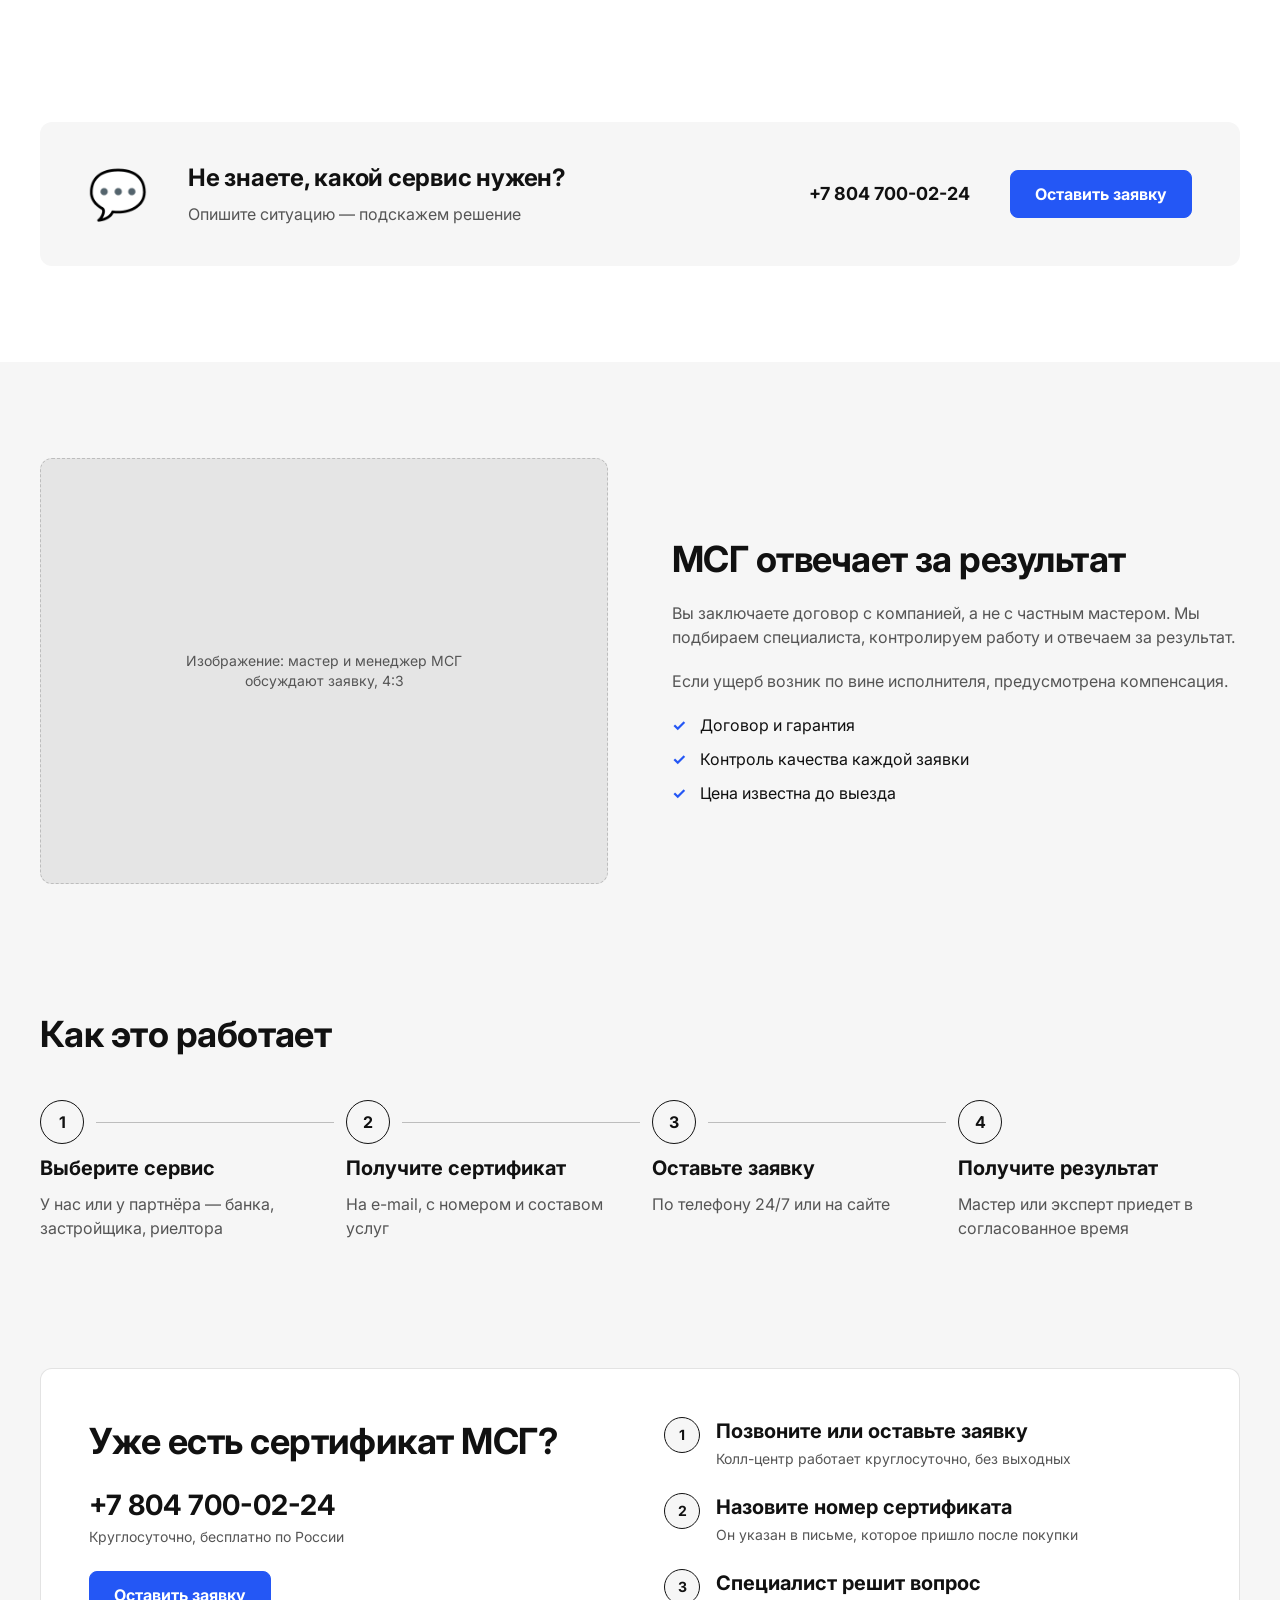
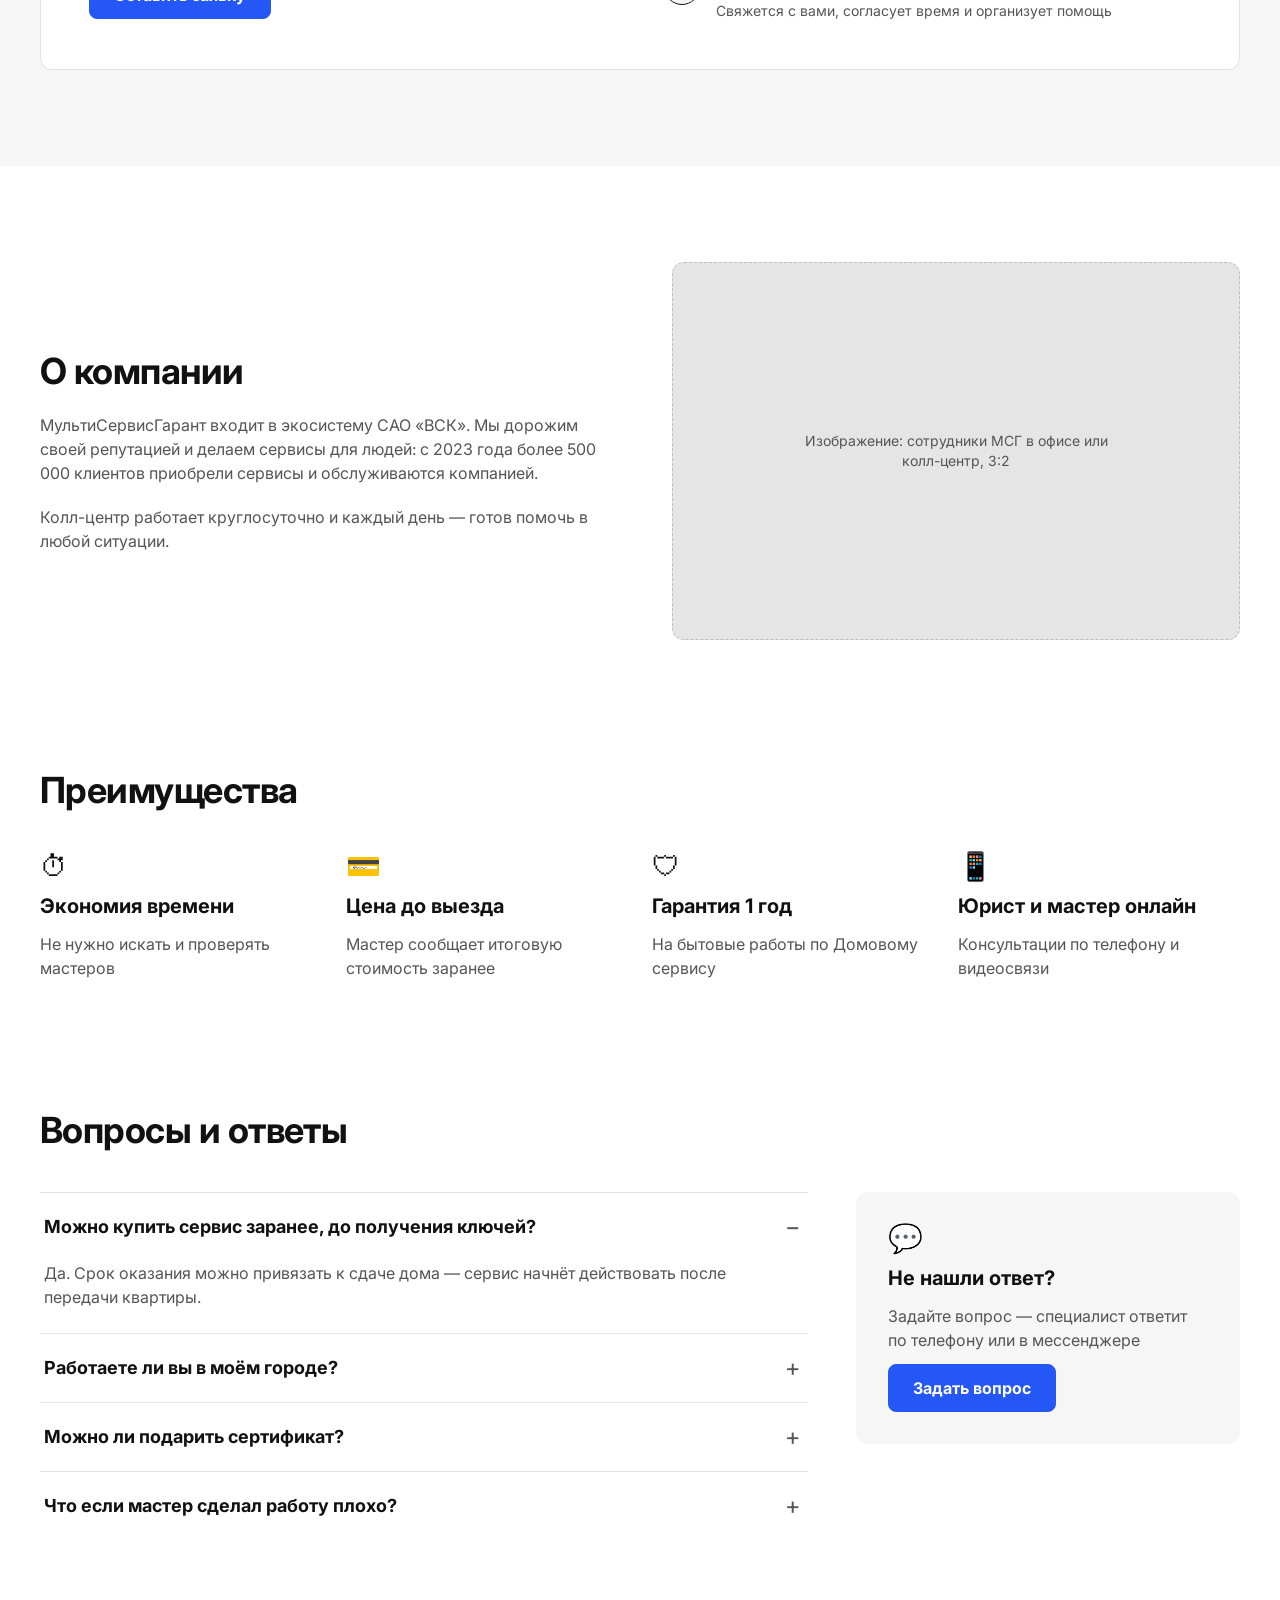
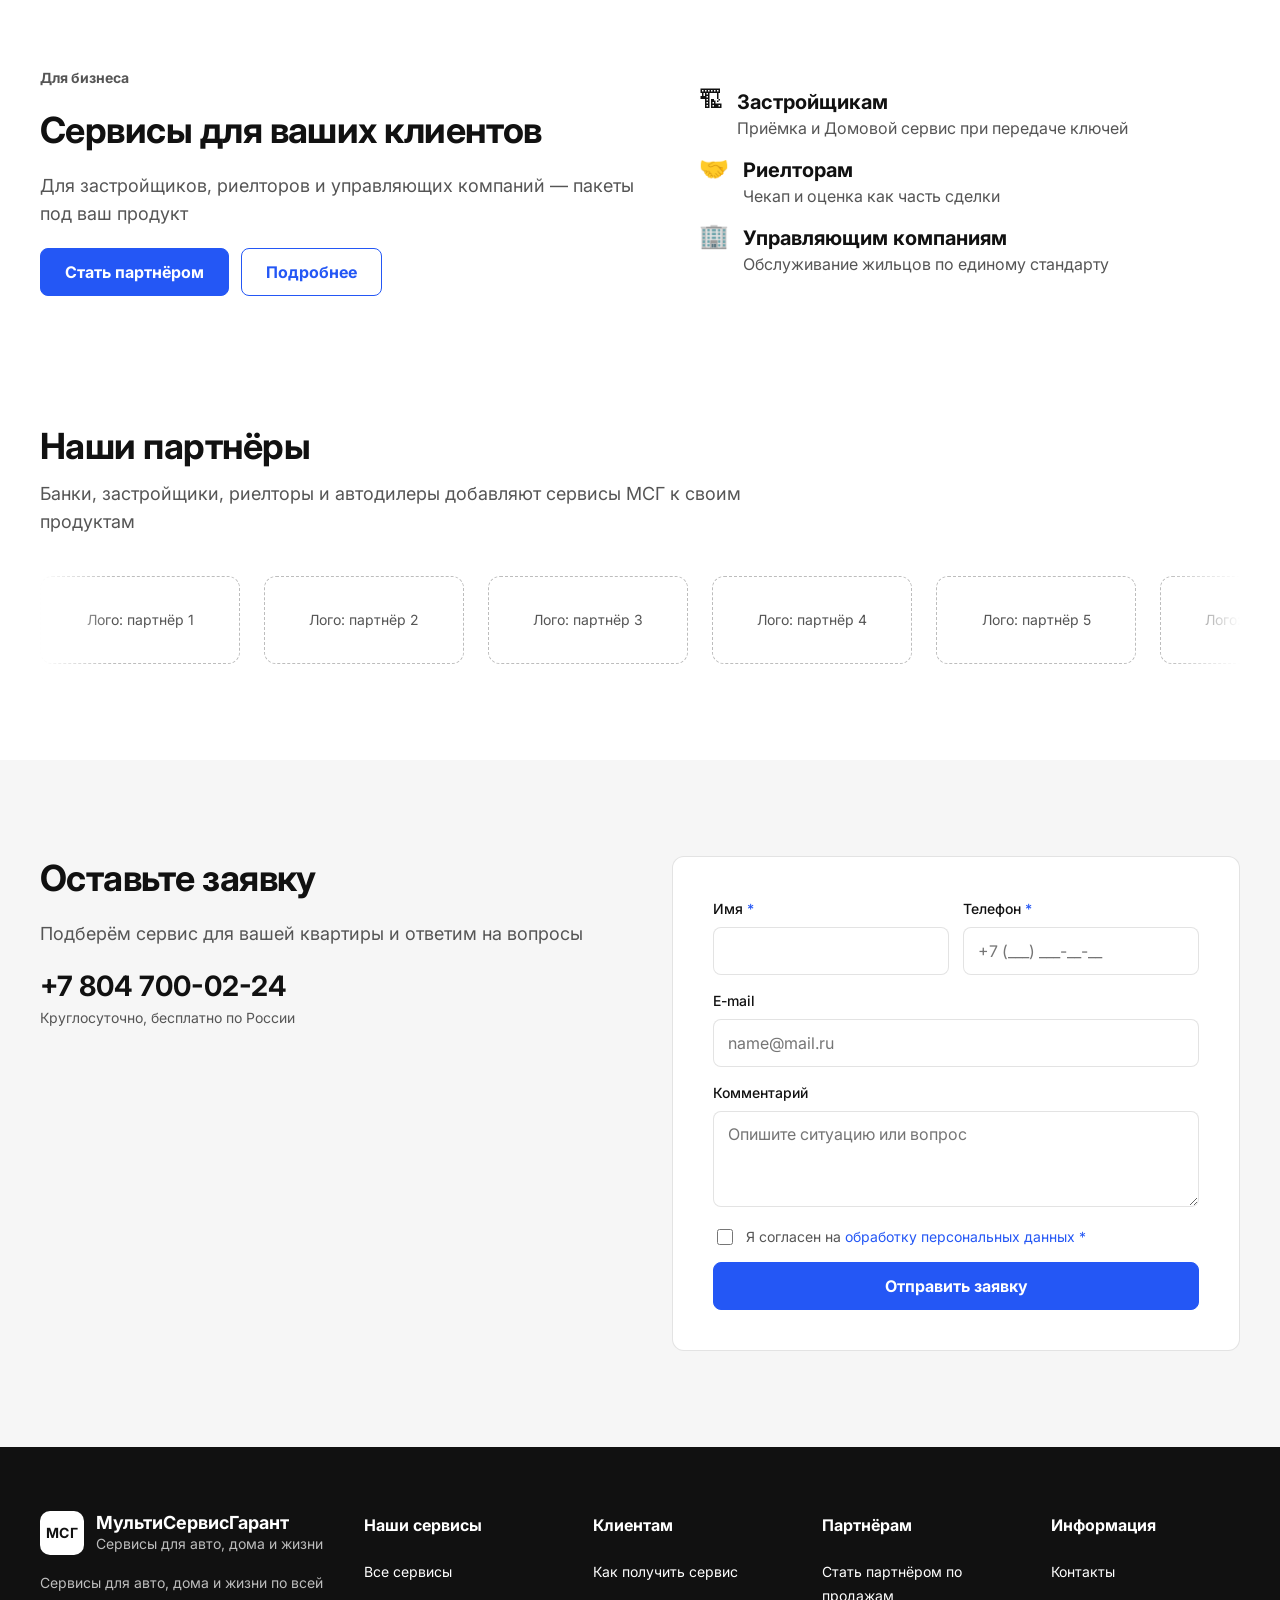
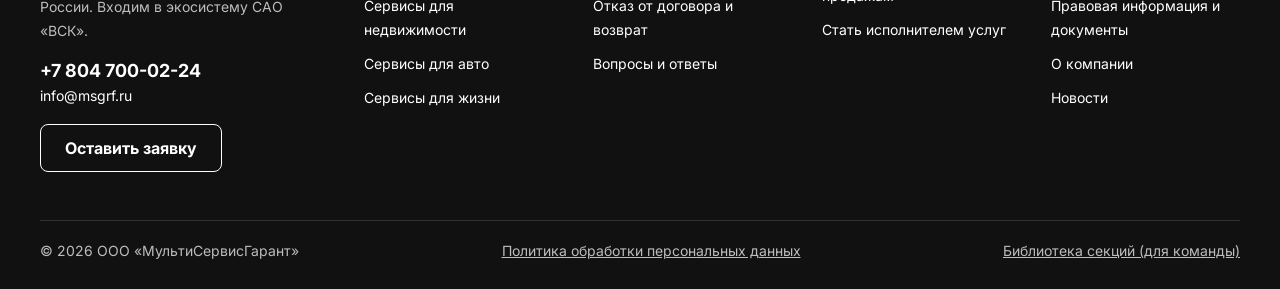
<file: ver 2.0/realty.html>
<!doctype html><html lang="ru"><head><meta charset="utf-8"><meta name="viewport" content="width=device-width, initial-scale=1, viewport-fit=cover"><meta name="robots" content="noindex"><title>Сервисы для недвижимости — МСГ, прототип</title><link rel="preconnect" href="https://fonts.googleapis.com"><link rel="preconnect" href="https://fonts.gstatic.com" crossorigin><link href="https://fonts.googleapis.com/css2?family=Inter:wght@400;500;600;700;800&display=swap" rel="stylesheet"><link rel="stylesheet" href="assets/styles.css"></head><body><div class="page" data-page="realty" data-title="Сервисы для недвижимости — МСГ, прототип"><header class="hdr"><div class="wrap hdr-top"><a class="logo" href="services.html"><span class="logo-mark">МСГ</span><span class="logo-name">МультиСервисГарант<small>Сервисы для авто, дома и жизни</small></span></a><div class="search"><span class="search-ico">🔍</span><input type="search" placeholder="Поиск по сервисам" aria-label="Поиск по сервисам"><div class="search-drop"><p class="caption">Популярные запросы</p><div class="search-chips"><a class="chip" href="home-service.html">Сантехник</a><a class="chip" href="home-service.html">Электрик</a><a class="chip" href="acceptance.html">Приёмка квартиры</a><a class="chip" href="appraisal.html">Оценка для ипотеки</a><a class="chip" href="stub.html">Эвакуатор</a></div><p class="caption">Сервисы</p><div class="search-res"><a href="home-service.html"><span>Домовой сервис</span><span class="caption">Недвижимость</span></a><a href="checkup.html"><span>Чекап недвижимости</span><span class="caption">Недвижимость</span></a><a href="stub.html"><span>Техпомощь на дороге</span><span class="caption">Авто</span></a></div><a class="search-all" href="services.html">Все сервисы →</a></div></div><div class="hdr-phone"><a href="tel:+78047000224">+7 804 700-02-24</a><span class="caption">Круглосуточно, бесплатно по России</span></div><a class="btn btn-primary" href="#" data-modal data-modal-tab="buy">Оставить заявку</a></div><nav class="hdr-nav" aria-label="Основное меню"><div class="wrap" style="position:static"><ul><li class="has-mega"><a class="nav-link is-active" href="services.html">Наши сервисы <span class="caret">▼</span></a><div class="mega"><div class="mega-grid"><div class="mega-col"><h4><a href="realty.html">Сервисы для недвижимости</a></h4><ul class="plain"><li><a href="home-service.html">Домовой сервис</a></li><li><a href="checkup.html">Чекап недвижимости</a></li><li><a href="acceptance.html">Приёмка от застройщика</a></li><li><a href="appraisal.html">Оценка недвижимости</a></li></ul></div><div class="mega-col"><h4><a href="stub.html">Сервисы для авто</a></h4><ul class="plain"><li><a href="stub.html">Техпомощь на дороге</a></li></ul></div><div class="mega-col"><h4><a href="stub.html">Сервисы для жизни</a></h4><ul class="plain"><li><a href="stub.html">Финансовый защитник</a></li></ul></div></div></div></li><li class="has-drop" style="position:relative"><a class="nav-link" href="stub.html">Акции <span class="caret">▼</span></a><div class="drop"><a href="stub.html">Все акции</a><a href="stub.html">Для клиентов</a><a href="stub.html">Для партнёров</a></div></li><li class="has-drop" style="position:relative"><a class="nav-link" href="stub.html">Партнёрам <span class="caret">▼</span></a><div class="drop"><a href="stub.html">Стать партнёром по продажам</a><a href="stub.html">Стать исполнителем услуг</a></div></li><li class="has-drop" style="position:relative"><a class="nav-link" href="stub.html">Клиентам <span class="caret">▼</span></a><div class="drop"><a href="stub.html">Как получить сервис</a><a href="stub.html">Отказ от договора и возврат</a><a href="stub.html">Вопросы и ответы</a></div></li><li class="has-drop" style="position:relative"><a class="nav-link" href="stub.html">Информация <span class="caret">▼</span></a><div class="drop"><a href="stub.html">Контакты</a><a href="stub.html">Правовая информация и документы</a><a href="stub.html">Новости</a></div></li><li><a class="nav-link" href="stub.html">О нас</a></li></ul></div></nav></header><nav class="wrap crumbs" aria-label="Хлебные крошки"><a href="services.html">Главная</a><span>/</span><a href="services.html">Наши сервисы</a><span>/</span><span class="cur" aria-current="page">Сервисы для недвижимости</span></nav><main><section class="hero"><div class="wrap hero-a"><div class="hero-body"><h1>Сервисы для недвижимости</h1><p class="lead">Помогаем на каждом этапе: от приёмки квартиры у застройщика до бытового обслуживания и оценки для банка</p><ul class="check"><li>Проверенные мастера и эксперты</li><li>Гарантия 1 год на бытовые работы</li><li>Работаем по всей России</li></ul><div class="btns"><a class="btn btn-primary" href="#" data-modal data-modal-tab="buy">Оставить заявку</a><a class="btn btn-secondary" href="#" data-modal data-modal-tab="cert">Получить помощь</a></div></div><div class="ph r-4x3 "><span>Изображение: светлая квартира, мастер за работой, 4:3</span></div></div></section><section class="sec" id="services"><div class="wrap"><div class="svc-group"><div class="svc-stack"><a class="card svc svc-h" href="home-service.html"><div class="ph r-3x2 "><span>Изображение: мастер-сантехник в квартире клиента, 3:2</span></div><div class="svc-body"><h3>Домовой сервис</h3><p class="muted">Решение любых бытовых проблем владельцев недвижимости</p><div class="svc-foot"><span class="price">от 5 000 ₽ <small>/ год</small></span></div></div></a><a class="card svc svc-h" href="checkup.html"><div class="ph r-3x2 "><span>Изображение: эксперт осматривает электрощиток, 3:2</span></div><div class="svc-body"><h3>Чекап недвижимости</h3><p class="muted">Техническая проверка жилья при покупке или аренде</p><div class="svc-foot"><span class="price">15 000 ₽</span></div></div></a><a class="card svc svc-h" href="acceptance.html"><div class="ph r-3x2 "><span>Изображение: специалист с лазерным нивелиром в новостройке, 3:2</span></div><div class="svc-body"><h3>Приёмка от застройщика</h3><p class="muted">Осмотр объекта перед подписанием акта приёма-передачи</p><div class="svc-foot"><span class="price">12 900 ₽</span></div></div></a><a class="card svc svc-h" href="appraisal.html"><div class="ph r-3x2 "><span>Изображение: оценщик фотографирует квартиру, 3:2</span></div><div class="svc-body"><h3>Оценка недвижимости</h3><p class="muted">Определение рыночной стоимости объекта в соответствии с ФЗ-135</p><div class="svc-foot"><span class="price">5 000 ₽</span></div></div></a></div></div><p class="note-foot center">* Цены указаны ориентировочно. Стоимость может отличаться в зависимости от региона и канала продажи — уточняйте у менеджера.</p></div></section><section class="sec"><div class="wrap"><div class="cta"><span class="ico">💬</span><div class="cta-body"><h3>Не знаете, какой сервис нужен?</h3><p class="muted">Опишите ситуацию — подскажем решение</p></div><a class="tel" href="tel:+78047000224">+7 804 700-02-24</a><a class="btn btn-primary" href="#" data-modal data-modal-tab="buy">Оставить заявку</a></div></div></section><section class="sec alt"><div class="wrap"><div class="it"><div class="it-media"><div class="ph r-4x3 "><span>Изображение: мастер и менеджер МСГ обсуждают заявку, 4:3</span></div></div><div class="it-body"><h2>МСГ отвечает за результат</h2><p>Вы заключаете договор с компанией, а не с частным мастером. Мы подбираем специалиста, контролируем работу и отвечаем за результат.</p><p>Если ущерб возник по вине исполнителя, предусмотрена компенсация.</p><ul class="check"><li>Договор и гарантия</li><li>Контроль качества каждой заявки</li><li>Цена известна до выезда</li></ul></div></div></div></section><section class="sec alt"><div class="wrap"><div class="sec-head"><div><h2>Как это работает</h2></div></div><div class="steps"><div class="step"><span class="step-n">1</span><h4>Выберите сервис</h4><p>У нас или у партнёра — банка, застройщика, риелтора</p></div><div class="step"><span class="step-n">2</span><h4>Получите сертификат</h4><p>На e-mail, с номером и составом услуг</p></div><div class="step"><span class="step-n">3</span><h4>Оставьте заявку</h4><p>По телефону 24/7 или на сайте</p></div><div class="step"><span class="step-n">4</span><h4>Получите результат</h4><p>Мастер или эксперт приедет в согласованное время</p></div></div></div></section><section class="sec alt" id="cert"><div class="wrap"><div class="cert"><div class="it-body"><h2>Уже есть сертификат МСГ?</h2><a class="phone-big" href="tel:+78047000224">+7 804 700-02-24</a><span class="caption">Круглосуточно, бесплатно по России</span><div class="btns"><a class="btn btn-primary" href="#" data-modal data-modal-tab="cert">Оставить заявку</a></div></div><div class="cert-steps"><div><span class="step-n">1</span><div><h4>Позвоните или оставьте заявку</h4><p class="muted small">Колл-центр работает круглосуточно, без выходных</p></div></div><div><span class="step-n">2</span><div><h4>Назовите номер сертификата</h4><p class="muted small">Он указан в письме, которое пришло после покупки</p></div></div><div><span class="step-n">3</span><div><h4>Специалист решит вопрос</h4><p class="muted small">Свяжется с вами, согласует время и организует помощь</p></div></div></div></div></div></section><section class="sec" id="about"><div class="wrap"><div class="about"><div class="it-body"><h2>О компании</h2><p>МультиСервисГарант входит в экосистему САО «ВСК». Мы дорожим своей репутацией и делаем сервисы для людей: с 2023 года более 500 000 клиентов приобрели сервисы и обслуживаются компанией.</p><p>Колл-центр работает круглосуточно и каждый день — готов помочь в любой ситуации.</p></div><div class="about-media"><div class="ph r-3x2 "><span>Изображение: сотрудники МСГ в офисе или колл-центр, 3:2</span></div></div></div></div></section><section class="sec"><div class="wrap"><div class="sec-head"><div><h2>Преимущества</h2></div></div><div class="grid g4"><div class="adv"><span class="ico">⏱</span><h4>Экономия времени</h4><p>Не нужно искать и проверять мастеров</p></div><div class="adv"><span class="ico">💳</span><h4>Цена до выезда</h4><p>Мастер сообщает итоговую стоимость заранее</p></div><div class="adv"><span class="ico">🛡</span><h4>Гарантия 1 год</h4><p>На бытовые работы по Домовому сервису</p></div><div class="adv"><span class="ico">📱</span><h4>Юрист и мастер онлайн</h4><p>Консультации по телефону и видеосвязи</p></div></div></div></section><section class="sec"><div class="wrap"><div class="sec-head"><div><h2>Вопросы и ответы</h2></div></div><div class="faq-grid"><div class="acc" data-single><details open><summary><span>Можно купить сервис заранее, до получения ключей?</span></summary><div class="acc-body"><p>Да. Срок оказания можно привязать к сдаче дома — сервис начнёт действовать после передачи квартиры.</p></div></details><details><summary><span>Работаете ли вы в моём городе?</span></summary><div class="acc-body"><p>Сервисы действуют по всей России. Для Чекапа список городов указан на странице услуги.</p></div></details><details><summary><span>Можно ли подарить сертификат?</span></summary><div class="acc-body"><p>Да, сертификат можно оформить на другого человека.</p></div></details><details><summary><span>Что если мастер сделал работу плохо?</span></summary><div class="acc-body"><p>На работы по Домовому сервису действует гарантия 1 год. Мы организуем повторный выезд.</p></div></details></div><aside class="ask"><span class="ico">💬</span><h4>Не нашли ответ?</h4><p class="muted">Задайте вопрос — специалист ответит по телефону или в мессенджере</p><a class="btn btn-primary" href="#" data-modal data-modal-tab="buy">Задать вопрос</a></aside></div></div></section><section class="sec"><div class="wrap"><div class="partner"><div class="it-body"><p class="kicker">Для бизнеса</p><h2>Сервисы для ваших клиентов</h2><p class="lead">Для застройщиков, риелторов и управляющих компаний — пакеты под ваш продукт</p><div class="btns"><a class="btn btn-primary" href="#" data-modal data-modal-tab="partner">Стать партнёром</a><a class="btn btn-secondary" href="stub.html">Подробнее</a></div></div><div class="grid"><div class="pt"><span class="ico">🏗</span><div><h4>Застройщикам</h4><p>Приёмка и Домовой сервис при передаче ключей</p></div></div><div class="pt"><span class="ico">🤝</span><div><h4>Риелторам</h4><p>Чекап и оценка как часть сделки</p></div></div><div class="pt"><span class="ico">🏢</span><div><h4>Управляющим компаниям</h4><p>Обслуживание жильцов по единому стандарту</p></div></div></div></div></div></section><section class="sec" id="partners"><div class="wrap"><div class="sec-head"><div><h2>Наши партнёры</h2><p class="lead">Банки, застройщики, риелторы и автодилеры добавляют сервисы МСГ к своим продуктам</p></div></div><div class="logos" aria-label="Логотипы партнёров"><div class="logos-track"><div class="logos-group"><div class="p-logo"><div class="ph "><span>Лого: партнёр 1</span></div></div><div class="p-logo"><div class="ph "><span>Лого: партнёр 2</span></div></div><div class="p-logo"><div class="ph "><span>Лого: партнёр 3</span></div></div><div class="p-logo"><div class="ph "><span>Лого: партнёр 4</span></div></div><div class="p-logo"><div class="ph "><span>Лого: партнёр 5</span></div></div><div class="p-logo"><div class="ph "><span>Лого: партнёр 6</span></div></div><div class="p-logo"><div class="ph "><span>Лого: партнёр 7</span></div></div><div class="p-logo"><div class="ph "><span>Лого: партнёр 8</span></div></div></div><div class="logos-group" aria-hidden="true"><div class="p-logo"><div class="ph "><span>Лого: партнёр 1</span></div></div><div class="p-logo"><div class="ph "><span>Лого: партнёр 2</span></div></div><div class="p-logo"><div class="ph "><span>Лого: партнёр 3</span></div></div><div class="p-logo"><div class="ph "><span>Лого: партнёр 4</span></div></div><div class="p-logo"><div class="ph "><span>Лого: партнёр 5</span></div></div><div class="p-logo"><div class="ph "><span>Лого: партнёр 6</span></div></div><div class="p-logo"><div class="ph "><span>Лого: партнёр 7</span></div></div><div class="p-logo"><div class="ph "><span>Лого: партнёр 8</span></div></div></div></div></div></div></section><section class="sec alt" id="form"><div class="wrap"><div class="lead-sec"><div class="it-body"><h2>Оставьте заявку</h2><p class="lead">Подберём сервис для вашей квартиры и ответим на вопросы</p><div class="phone-box"><a class="phone-big" href="tel:+78047000224">+7 804 700-02-24</a><span class="caption">Круглосуточно, бесплатно по России</span></div></div><div class="card form-card form-wrap"><form class="form" novalidate><div class="row2"><div class="field"><label>Имя <i>*</i></label><input name="name" required autocomplete="name"></div><div class="field"><label>Телефон <i>*</i></label><input name="phone" type="tel" placeholder="+7 (___) ___-__-__" required></div></div><div class="field"><label>E-mail</label><input name="email" type="email" placeholder="name@mail.ru"></div><div class="field"><label>Комментарий</label><textarea name="comment" placeholder="Опишите ситуацию или вопрос"></textarea></div><label class="agree"><input type="checkbox" required> <span>Я согласен на <a href="#">обработку персональных данных</a> <i style="color:var(--text-link);font-style:normal">*</i></span></label><button class="btn btn-primary btn-block" type="submit">Отправить заявку</button></form><div class="success"><span class="ok">✓</span><h3>Заявка принята</h3><p class="muted">Свяжемся с вами в течение 30 минут в рабочее время</p><button class="btn btn-secondary" type="button" data-reset>Отправить ещё одну</button></div></div></div></div></section></main><footer class="ftr"><div class="wrap"><div class="ftr-grid"><div class="ftr-brand"><a class="logo" href="services.html"><span class="logo-mark">МСГ</span><span class="logo-name">МультиСервисГарант<small>Сервисы для авто, дома и жизни</small></span></a><p>Сервисы для авто, дома и жизни по всей России. Входим в экосистему САО «ВСК».</p><div><a class="tel" href="tel:+78047000224">+7 804 700-02-24</a><br><a href="mailto:info@msgrf.ru">info@msgrf.ru</a></div><a class="btn btn-secondary" href="#" data-modal data-modal-tab="buy">Оставить заявку</a></div><div><h4>Наши сервисы</h4><ul class="plain"><li><a href="services.html">Все сервисы</a></li><li><a href="realty.html">Сервисы для недвижимости</a></li><li><a href="stub.html">Сервисы для авто</a></li><li><a href="stub.html">Сервисы для жизни</a></li></ul></div><div><h4>Клиентам</h4><ul class="plain"><li><a href="stub.html">Как получить сервис</a></li><li><a href="stub.html">Отказ от договора и возврат</a></li><li><a href="stub.html">Вопросы и ответы</a></li></ul></div><div><h4>Партнёрам</h4><ul class="plain"><li><a href="stub.html">Стать партнёром по продажам</a></li><li><a href="stub.html">Стать исполнителем услуг</a></li></ul></div><div><h4>Информация</h4><ul class="plain"><li><a href="stub.html">Контакты</a></li><li><a href="stub.html">Правовая информация и документы</a></li><li><a href="stub.html">О компании</a></li><li><a href="stub.html">Новости</a></li></ul></div></div><div class="ftr-bottom"><span>© 2026 ООО «МультиСервисГарант»</span><a href="stub.html">Политика обработки персональных данных</a><a href="blocks.html">Библиотека секций (для команды)</a></div></div></footer></div><div class="modal" id="modal" role="dialog" aria-modal="true" aria-labelledby="modal-t"><div class="modal-box"><button class="modal-x" aria-label="Закрыть">×</button><h3 id="modal-t">Оставить заявку</h3><p class="muted" style="margin-top:6px">Перезвоним, ответим на вопросы и поможем подобрать сервис</p><div class="mtabs" role="tablist"><button data-mtab="buy" class="is-active">Хочу подключить сервис</button><button data-mtab="cert">Уже есть сертификат</button><button data-mtab="partner">Партнёрство</button></div><div class="form-wrap" style="margin-top:20px"><form class="form" novalidate><div class="row2"><div class="field"><label>Имя <i>*</i></label><input name="name" required autocomplete="name"></div><div class="field"><label>Телефон <i>*</i></label><input name="phone" type="tel" placeholder="+7 (___) ___-__-__" required></div></div><div class="field"><label>E-mail</label><input name="email" type="email" placeholder="name@mail.ru"></div><div class="field only-cert"><label>Номер сертификата</label><input name="cert" placeholder="Например, ДС-000123"></div><div class="field"><label>Комментарий</label><textarea name="comment" placeholder="Опишите ситуацию или вопрос"></textarea></div><label class="agree"><input type="checkbox" required> <span>Я согласен на <a href="#">обработку персональных данных</a> <i style="color:var(--text-link);font-style:normal">*</i></span></label><button class="btn btn-primary btn-block" type="submit">Отправить заявку</button><p class="form-hint">Срочная помощь по сертификату — <a href="tel:+78047000224">+7 804 700-02-24</a>, круглосуточно</p></form><div class="success"><span class="ok">✓</span><h3>Заявка принята</h3><p class="muted">Свяжемся с вами в течение 30 минут в рабочее время</p><button class="btn btn-secondary" type="button" data-close>Закрыть</button></div></div></div></div><script charset="utf-8" src="assets/app.js"></script></body></html>
</file>
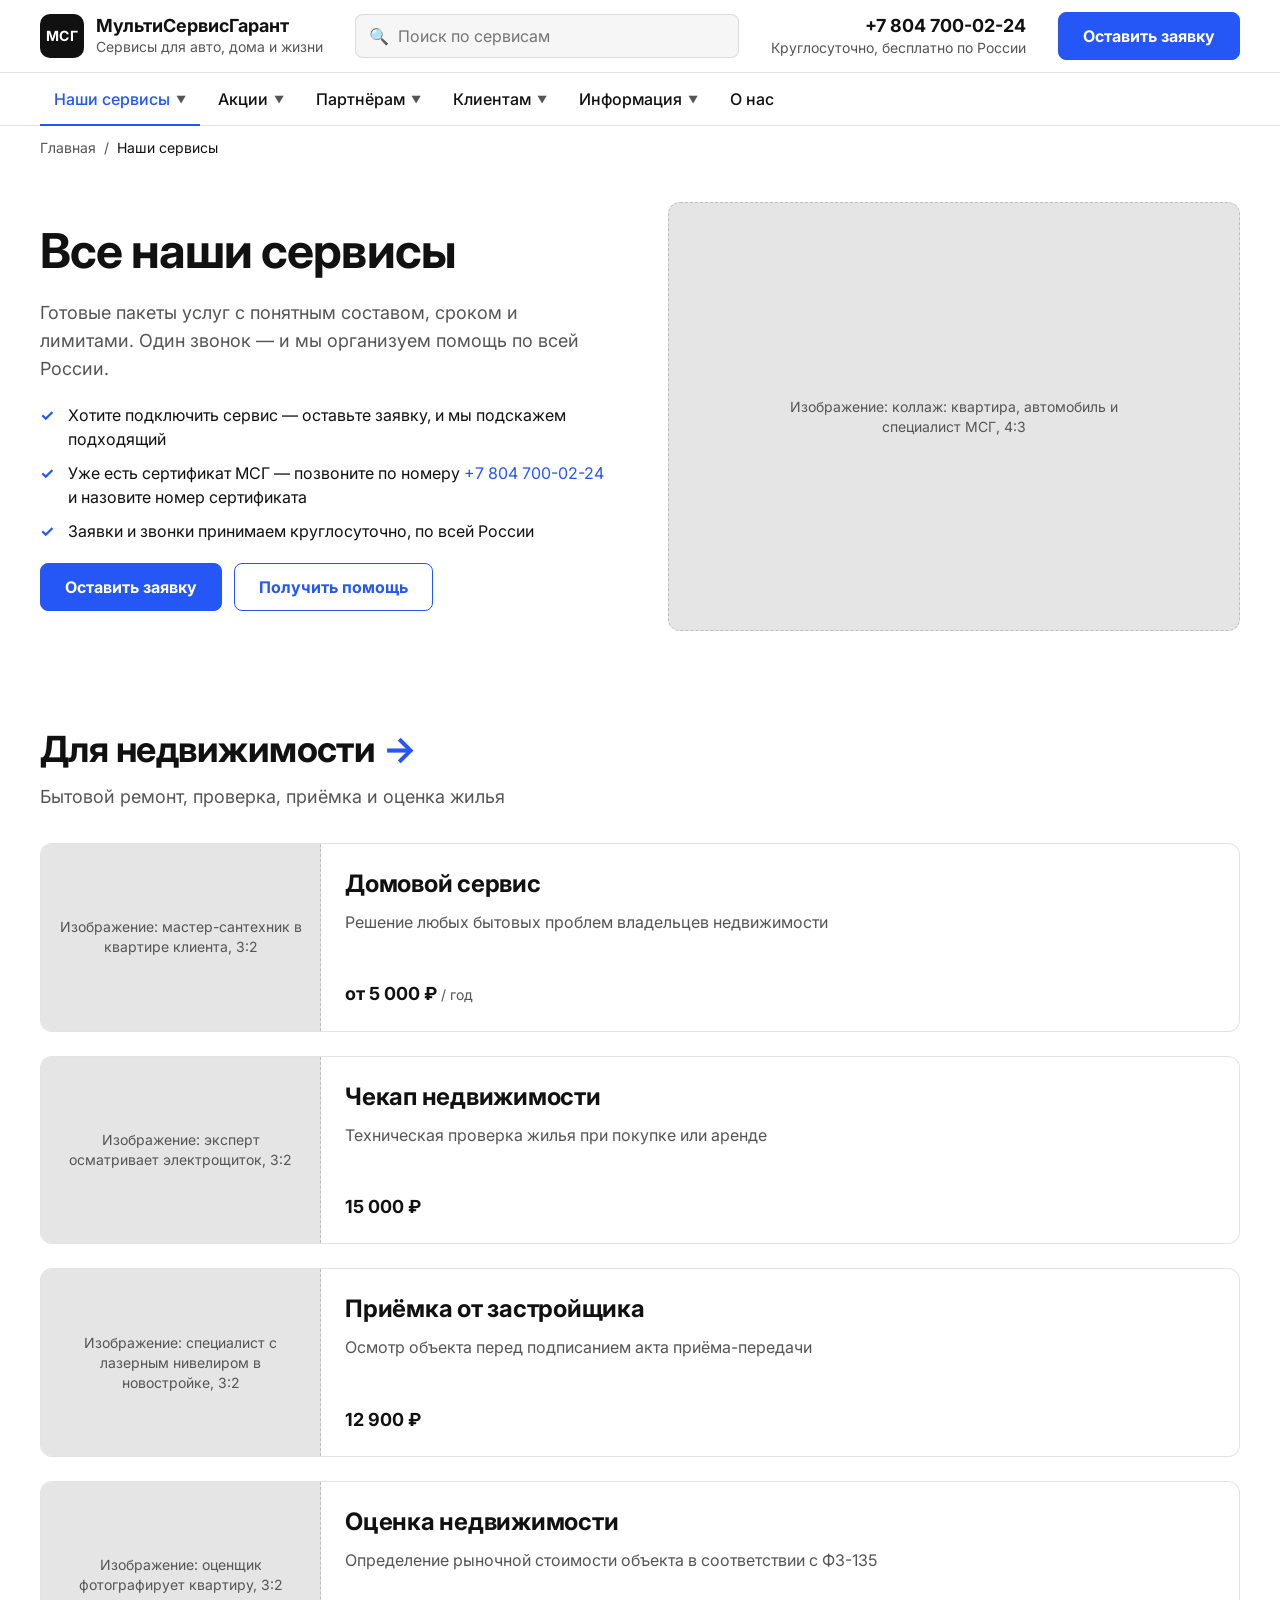
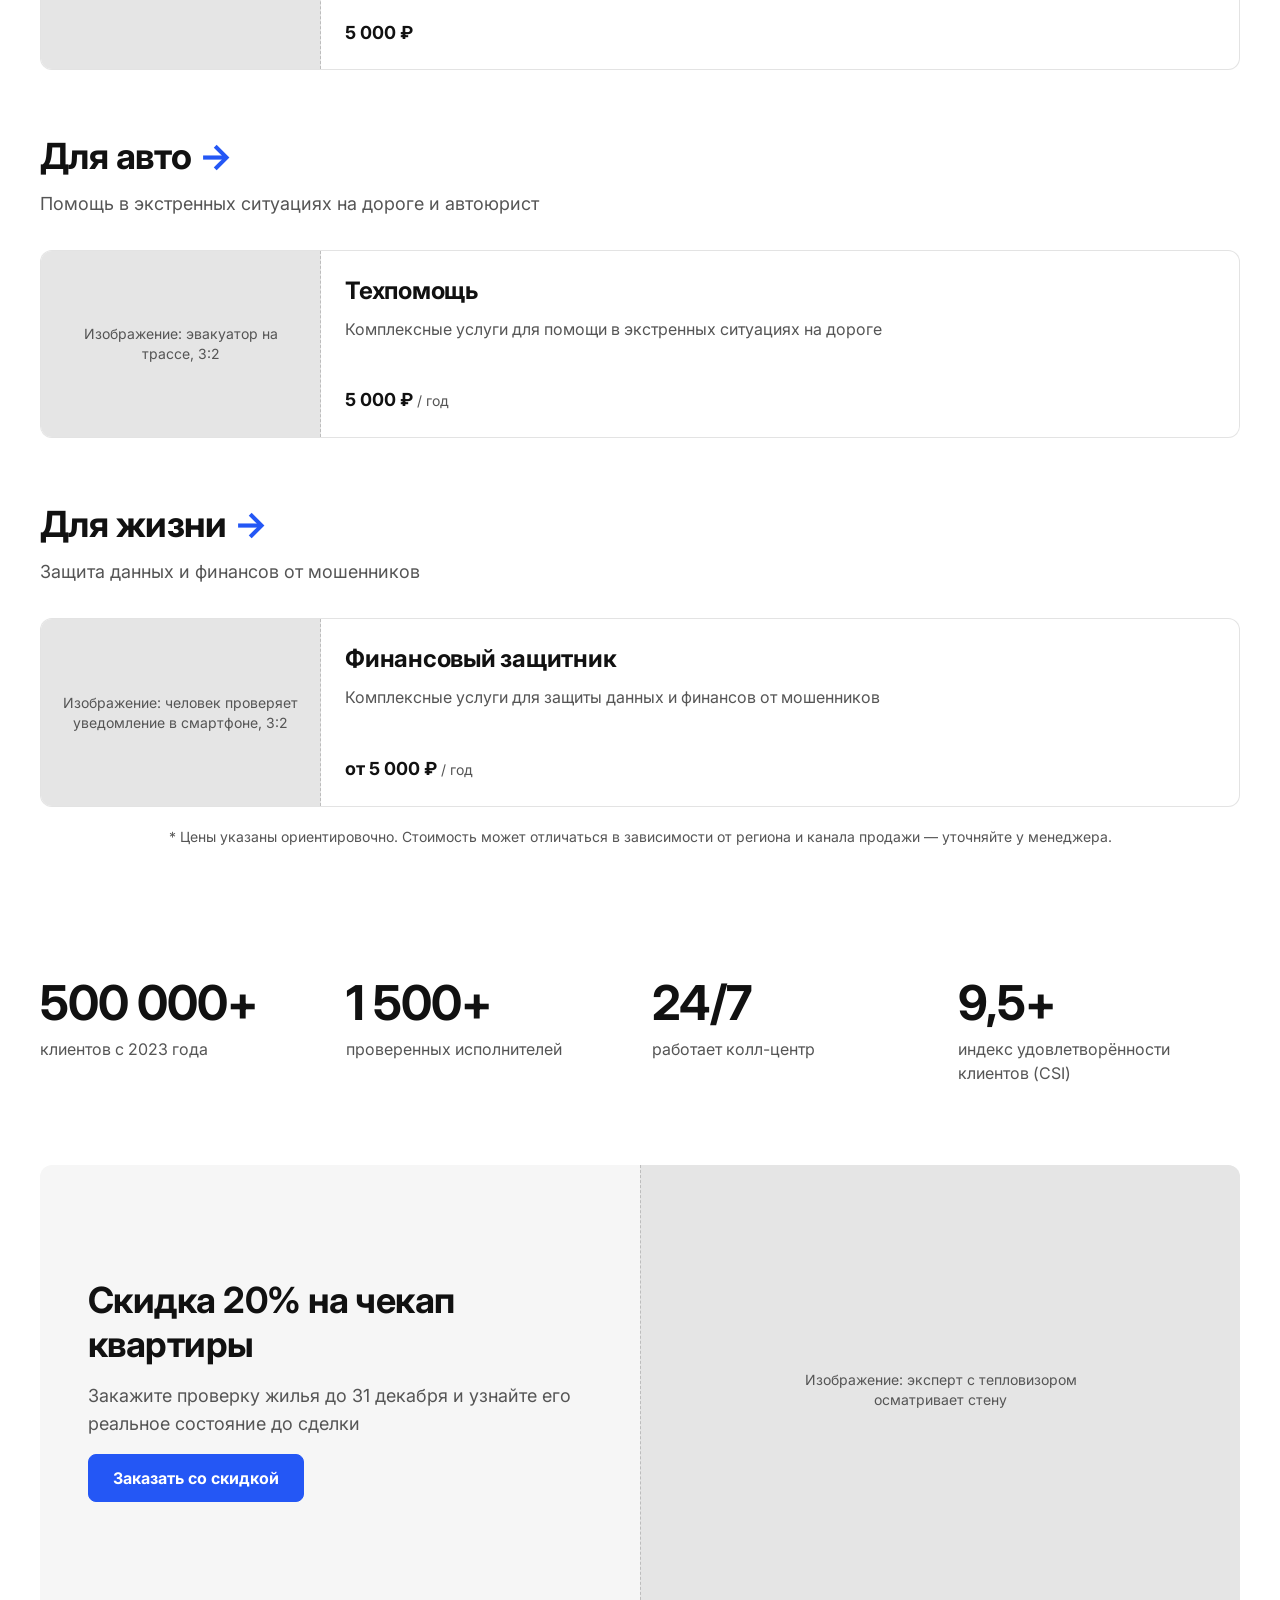
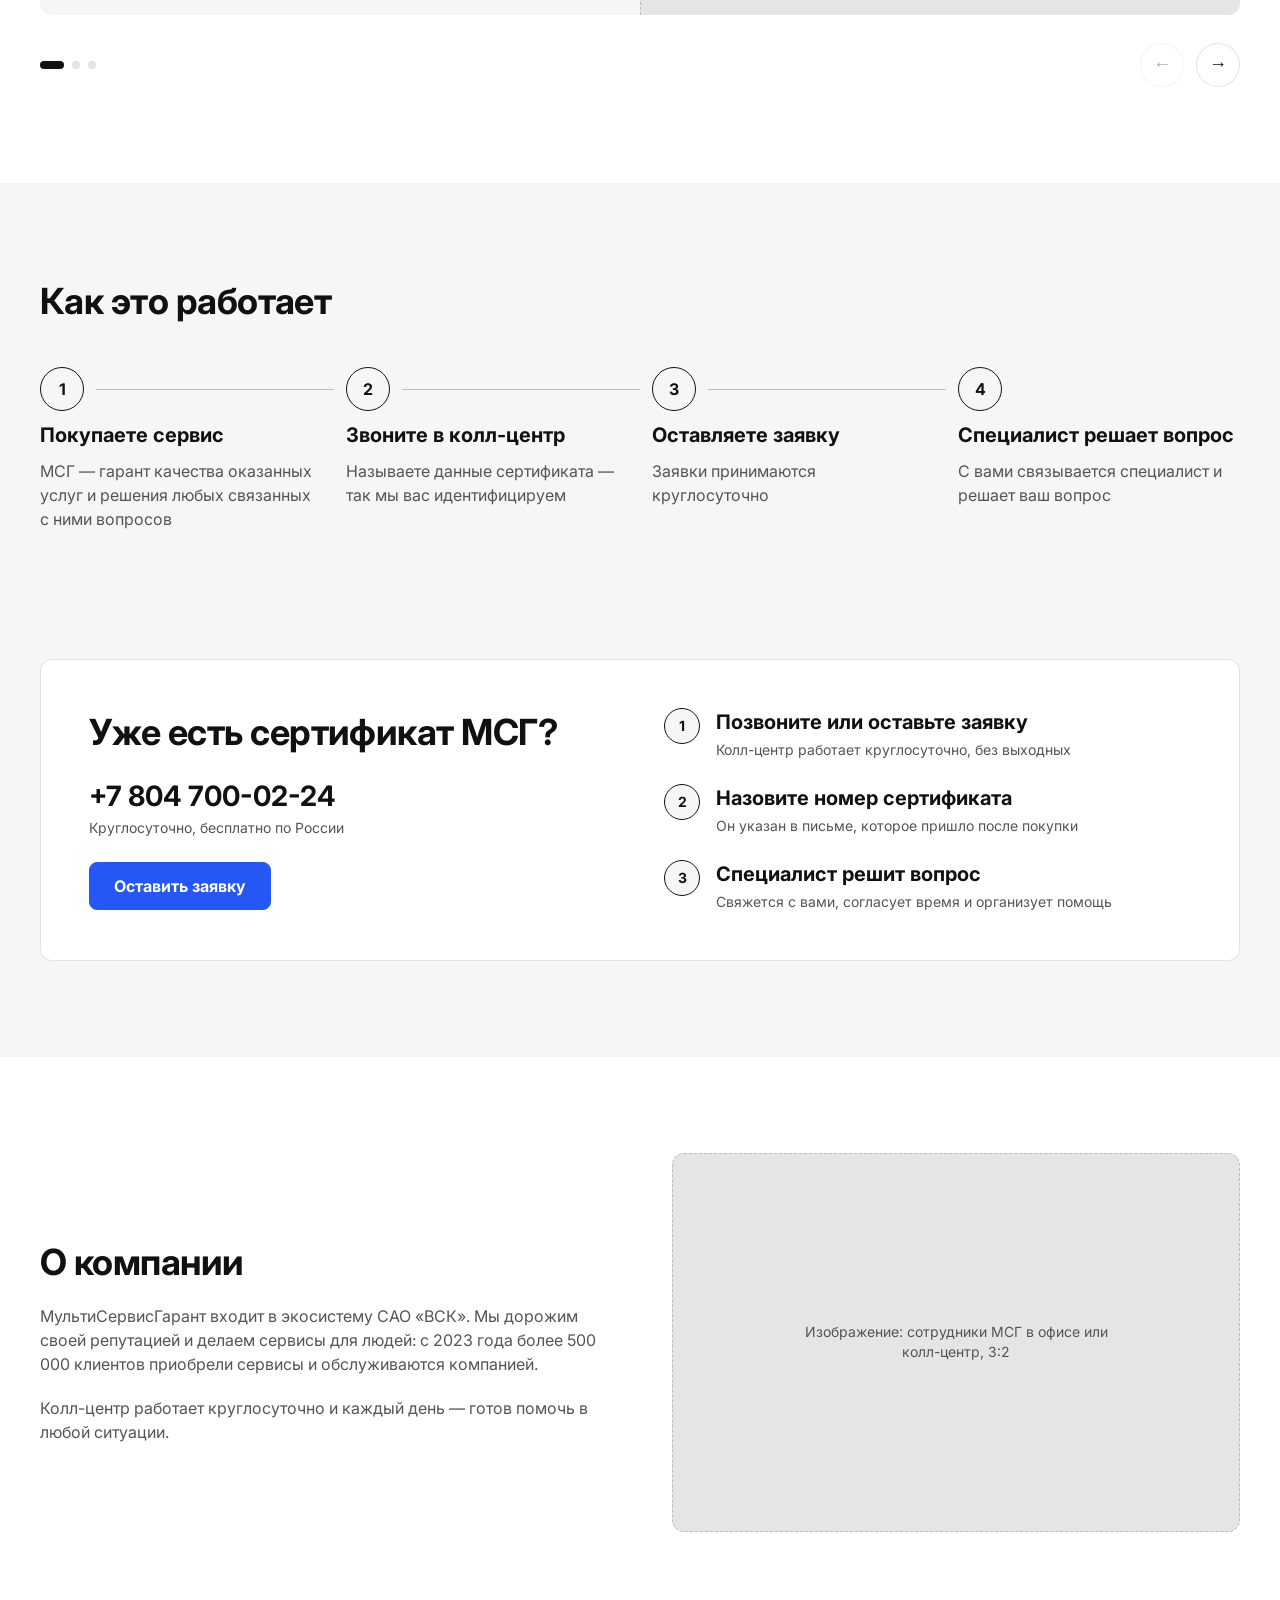
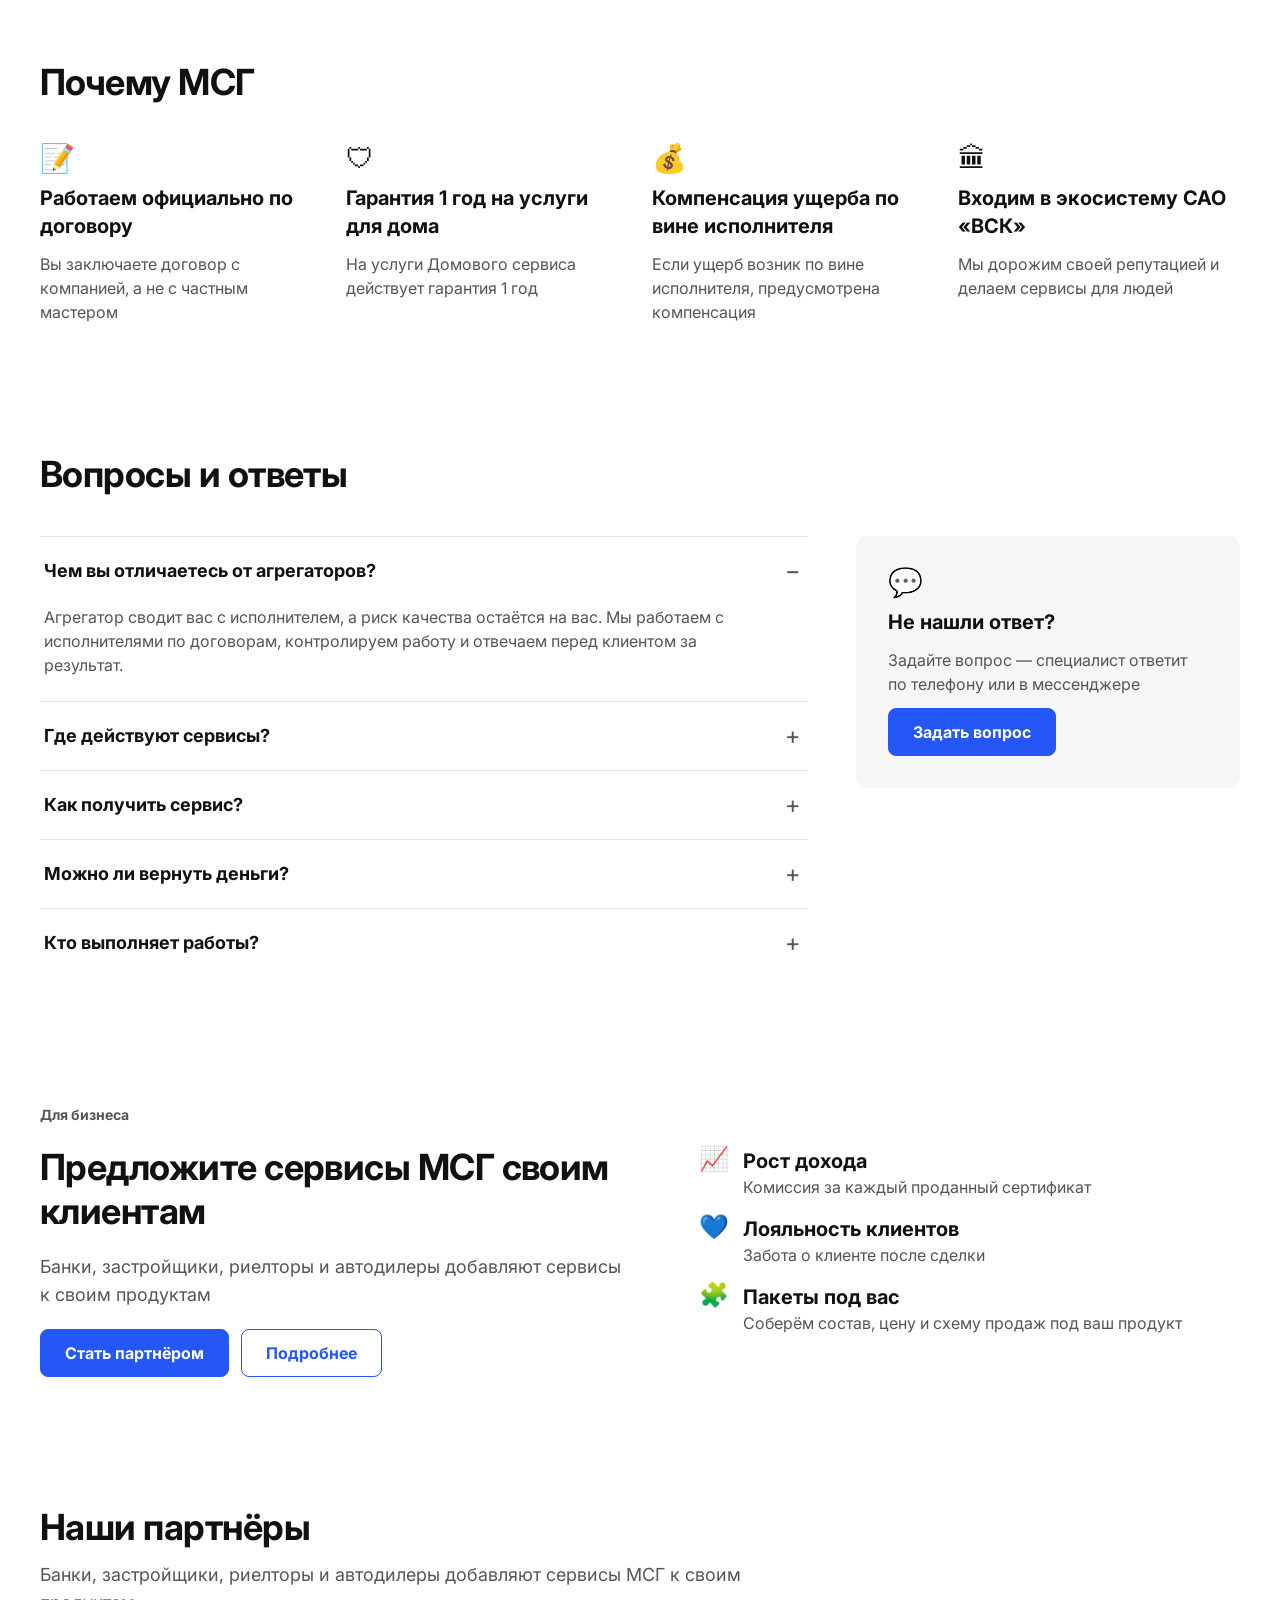
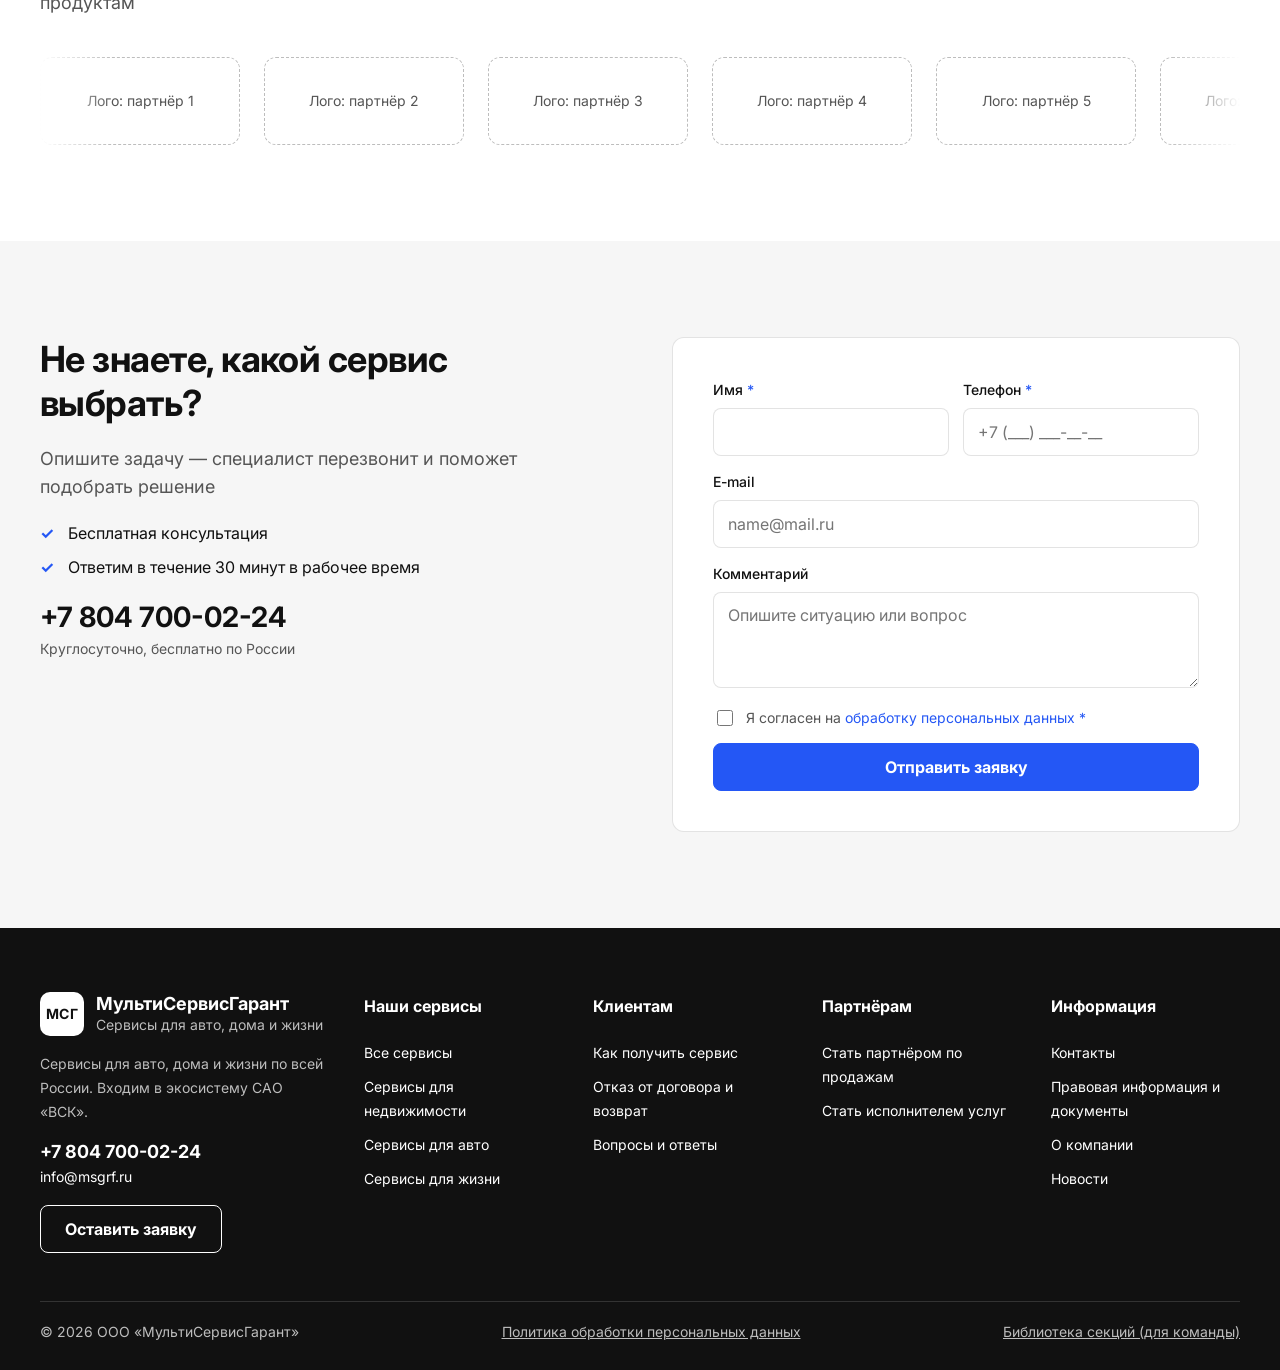
<file: ver 2.0/services.html>
<!doctype html><html lang="ru"><head><meta charset="utf-8"><meta name="viewport" content="width=device-width, initial-scale=1, viewport-fit=cover"><meta name="robots" content="noindex"><title>Все сервисы — МСГ, прототип</title><link rel="preconnect" href="https://fonts.googleapis.com"><link rel="preconnect" href="https://fonts.gstatic.com" crossorigin><link href="https://fonts.googleapis.com/css2?family=Inter:wght@400;500;600;700;800&display=swap" rel="stylesheet"><link rel="stylesheet" href="assets/styles.css"></head><body><div class="page" data-page="services" data-title="Все сервисы — МСГ, прототип"><header class="hdr"><div class="wrap hdr-top"><a class="logo" href="services.html"><span class="logo-mark">МСГ</span><span class="logo-name">МультиСервисГарант<small>Сервисы для авто, дома и жизни</small></span></a><div class="search"><span class="search-ico">🔍</span><input type="search" placeholder="Поиск по сервисам" aria-label="Поиск по сервисам"><div class="search-drop"><p class="caption">Популярные запросы</p><div class="search-chips"><a class="chip" href="home-service.html">Сантехник</a><a class="chip" href="home-service.html">Электрик</a><a class="chip" href="acceptance.html">Приёмка квартиры</a><a class="chip" href="appraisal.html">Оценка для ипотеки</a><a class="chip" href="stub.html">Эвакуатор</a></div><p class="caption">Сервисы</p><div class="search-res"><a href="home-service.html"><span>Домовой сервис</span><span class="caption">Недвижимость</span></a><a href="checkup.html"><span>Чекап недвижимости</span><span class="caption">Недвижимость</span></a><a href="stub.html"><span>Техпомощь на дороге</span><span class="caption">Авто</span></a></div><a class="search-all" href="services.html">Все сервисы →</a></div></div><div class="hdr-phone"><a href="tel:+78047000224">+7 804 700-02-24</a><span class="caption">Круглосуточно, бесплатно по России</span></div><a class="btn btn-primary" href="#" data-modal data-modal-tab="buy">Оставить заявку</a></div><nav class="hdr-nav" aria-label="Основное меню"><div class="wrap" style="position:static"><ul><li class="has-mega"><a class="nav-link is-active" href="services.html">Наши сервисы <span class="caret">▼</span></a><div class="mega"><div class="mega-grid"><div class="mega-col"><h4><a href="realty.html">Сервисы для недвижимости</a></h4><ul class="plain"><li><a href="home-service.html">Домовой сервис</a></li><li><a href="checkup.html">Чекап недвижимости</a></li><li><a href="acceptance.html">Приёмка от застройщика</a></li><li><a href="appraisal.html">Оценка недвижимости</a></li></ul></div><div class="mega-col"><h4><a href="stub.html">Сервисы для авто</a></h4><ul class="plain"><li><a href="stub.html">Техпомощь на дороге</a></li></ul></div><div class="mega-col"><h4><a href="stub.html">Сервисы для жизни</a></h4><ul class="plain"><li><a href="stub.html">Финансовый защитник</a></li></ul></div></div></div></li><li class="has-drop" style="position:relative"><a class="nav-link" href="stub.html">Акции <span class="caret">▼</span></a><div class="drop"><a href="stub.html">Все акции</a><a href="stub.html">Для клиентов</a><a href="stub.html">Для партнёров</a></div></li><li class="has-drop" style="position:relative"><a class="nav-link" href="stub.html">Партнёрам <span class="caret">▼</span></a><div class="drop"><a href="stub.html">Стать партнёром по продажам</a><a href="stub.html">Стать исполнителем услуг</a></div></li><li class="has-drop" style="position:relative"><a class="nav-link" href="stub.html">Клиентам <span class="caret">▼</span></a><div class="drop"><a href="stub.html">Как получить сервис</a><a href="stub.html">Отказ от договора и возврат</a><a href="stub.html">Вопросы и ответы</a></div></li><li class="has-drop" style="position:relative"><a class="nav-link" href="stub.html">Информация <span class="caret">▼</span></a><div class="drop"><a href="stub.html">Контакты</a><a href="stub.html">Правовая информация и документы</a><a href="stub.html">Новости</a></div></li><li><a class="nav-link" href="stub.html">О нас</a></li></ul></div></nav></header><nav class="wrap crumbs" aria-label="Хлебные крошки"><a href="services.html">Главная</a><span>/</span><span class="cur" aria-current="page">Наши сервисы</span></nav><main><section class="hero"><div class="wrap hero-a"><div class="hero-body"><h1>Все наши сервисы</h1><p class="lead">Готовые пакеты услуг с понятным составом, сроком и лимитами. Один звонок — и мы организуем помощь по всей России.</p><ul class="check"><li>Хотите подключить сервис — оставьте заявку, и мы подскажем подходящий</li><li>Уже есть сертификат МСГ — позвоните по номеру <a href="tel:+78047000224" style="white-space:nowrap">+7 804 700-02-24</a> и назовите номер сертификата</li><li>Заявки и звонки принимаем круглосуточно, по всей России</li></ul><div class="btns"><a class="btn btn-primary" href="#" data-modal data-modal-tab="buy">Оставить заявку</a><a class="btn btn-secondary" href="#" data-modal data-modal-tab="cert">Получить помощь</a></div></div><div class="ph r-4x3 "><span>Изображение: коллаж: квартира, автомобиль и специалист МСГ, 4:3</span></div></div></section><section class="sec"><div class="wrap"><div class="svc-group"><div class="svc-group-head"><h2><a href="realty.html">Для недвижимости<span class="arrow" aria-hidden="true"> →</span></a></h2><p class="lead">Бытовой ремонт, проверка, приёмка и оценка жилья</p></div><div class="svc-stack"><a class="card svc svc-h" href="home-service.html"><div class="ph r-3x2 "><span>Изображение: мастер-сантехник в квартире клиента, 3:2</span></div><div class="svc-body"><h3>Домовой сервис</h3><p class="muted">Решение любых бытовых проблем владельцев недвижимости</p><div class="svc-foot"><span class="price">от 5 000 ₽ <small>/ год</small></span></div></div></a><a class="card svc svc-h" href="checkup.html"><div class="ph r-3x2 "><span>Изображение: эксперт осматривает электрощиток, 3:2</span></div><div class="svc-body"><h3>Чекап недвижимости</h3><p class="muted">Техническая проверка жилья при покупке или аренде</p><div class="svc-foot"><span class="price">15 000 ₽</span></div></div></a><a class="card svc svc-h" href="acceptance.html"><div class="ph r-3x2 "><span>Изображение: специалист с лазерным нивелиром в новостройке, 3:2</span></div><div class="svc-body"><h3>Приёмка от застройщика</h3><p class="muted">Осмотр объекта перед подписанием акта приёма-передачи</p><div class="svc-foot"><span class="price">12 900 ₽</span></div></div></a><a class="card svc svc-h" href="appraisal.html"><div class="ph r-3x2 "><span>Изображение: оценщик фотографирует квартиру, 3:2</span></div><div class="svc-body"><h3>Оценка недвижимости</h3><p class="muted">Определение рыночной стоимости объекта в соответствии с ФЗ-135</p><div class="svc-foot"><span class="price">5 000 ₽</span></div></div></a></div></div><div class="svc-group"><div class="svc-group-head"><h2><a href="stub.html">Для авто<span class="arrow" aria-hidden="true"> →</span></a></h2><p class="lead">Помощь в экстренных ситуациях на дороге и автоюрист</p></div><div class="svc-stack"><a class="card svc svc-h" href="stub.html"><div class="ph r-3x2 "><span>Изображение: эвакуатор на трассе, 3:2</span></div><div class="svc-body"><h3>Техпомощь</h3><p class="muted">Комплексные услуги для помощи в экстренных ситуациях на дороге</p><div class="svc-foot"><span class="price">5 000 ₽ <small>/ год</small></span></div></div></a></div></div><div class="svc-group"><div class="svc-group-head"><h2><a href="stub.html">Для жизни<span class="arrow" aria-hidden="true"> →</span></a></h2><p class="lead">Защита данных и финансов от мошенников</p></div><div class="svc-stack"><a class="card svc svc-h" href="stub.html"><div class="ph r-3x2 "><span>Изображение: человек проверяет уведомление в смартфоне, 3:2</span></div><div class="svc-body"><h3>Финансовый защитник</h3><p class="muted">Комплексные услуги для защиты данных и финансов от мошенников</p><div class="svc-foot"><span class="price">от 5 000 ₽ <small>/ год</small></span></div></div></a></div></div><p class="note-foot center">* Цены указаны ориентировочно. Стоимость может отличаться в зависимости от региона и канала продажи — уточняйте у менеджера.</p></div></section><section class="sec"><div class="wrap"><div class="stats g4" style="display:grid"><div class="stat"><b>500 000+</b><span>клиентов с 2023 года</span></div><div class="stat"><b>1 500+</b><span>проверенных исполнителей</span></div><div class="stat"><b>24/7</b><span>работает колл-центр</span></div><div class="stat"><b>9,5+</b><span>индекс удовлетворённости клиентов (CSI)</span></div></div></div></section><section class="sec"><div class="wrap"><div class="slider one"><div class="slider-track"><div class="promo"><div class="promo-body"><h2>Скидка 20% на чекап квартиры</h2><p class="lead">Закажите проверку жилья до 31 декабря и узнайте его реальное состояние до сделки</p><a class="btn btn-primary" href="checkup.html">Заказать со скидкой</a></div><div class="ph r-4x3 "><span>Изображение: эксперт с тепловизором осматривает стену</span></div></div><div class="promo"><div class="promo-body"><h2>Домовой сервис: второй год в подарок</h2><p class="lead">Оформите сертификат на мастера на дом до 31 января и получите второй год бесплатно</p><a class="btn btn-primary" href="home-service.html">Оформить сервис</a></div><div class="ph r-4x3 "><span>Изображение: мастер за работой на кухне</span></div></div><div class="promo"><div class="promo-body"><h2>Приёмка и оценка квартиры со скидкой 15%</h2><p class="lead">Закажите оба сервиса вместе для сделки по ипотеке и сэкономьте на проверке документов</p><a class="btn btn-primary" href="acceptance.html">Заказать вместе</a></div><div class="ph r-4x3 "><span>Изображение: специалист и клиент осматривают новостройку</span></div></div></div><div class="slider-nav"><div class="dots"></div><div class="slider-arrows"><button class="slider-btn slider-prev" aria-label="Назад">←</button><button class="slider-btn slider-next" aria-label="Вперёд">→</button></div></div></div></div></section><section class="sec alt"><div class="wrap"><div class="sec-head"><div><h2>Как это работает</h2></div></div><div class="steps"><div class="step"><span class="step-n">1</span><h4>Покупаете сервис</h4><p>МСГ — гарант качества оказанных услуг и решения любых связанных с ними вопросов</p></div><div class="step"><span class="step-n">2</span><h4>Звоните в колл-центр</h4><p>Называете данные сертификата — так мы вас идентифицируем</p></div><div class="step"><span class="step-n">3</span><h4>Оставляете заявку</h4><p>Заявки принимаются круглосуточно</p></div><div class="step"><span class="step-n">4</span><h4>Специалист решает вопрос</h4><p>С вами связывается специалист и решает ваш вопрос</p></div></div></div></section><section class="sec alt" id="cert"><div class="wrap"><div class="cert"><div class="it-body"><h2>Уже есть сертификат МСГ?</h2><a class="phone-big" href="tel:+78047000224">+7 804 700-02-24</a><span class="caption">Круглосуточно, бесплатно по России</span><div class="btns"><a class="btn btn-primary" href="#" data-modal data-modal-tab="cert">Оставить заявку</a></div></div><div class="cert-steps"><div><span class="step-n">1</span><div><h4>Позвоните или оставьте заявку</h4><p class="muted small">Колл-центр работает круглосуточно, без выходных</p></div></div><div><span class="step-n">2</span><div><h4>Назовите номер сертификата</h4><p class="muted small">Он указан в письме, которое пришло после покупки</p></div></div><div><span class="step-n">3</span><div><h4>Специалист решит вопрос</h4><p class="muted small">Свяжется с вами, согласует время и организует помощь</p></div></div></div></div></div></section><section class="sec" id="about"><div class="wrap"><div class="about"><div class="it-body"><h2>О компании</h2><p>МультиСервисГарант входит в экосистему САО «ВСК». Мы дорожим своей репутацией и делаем сервисы для людей: с 2023 года более 500 000 клиентов приобрели сервисы и обслуживаются компанией.</p><p>Колл-центр работает круглосуточно и каждый день — готов помочь в любой ситуации.</p></div><div class="about-media"><div class="ph r-3x2 "><span>Изображение: сотрудники МСГ в офисе или колл-центр, 3:2</span></div></div></div></div></section><section class="sec"><div class="wrap"><div class="sec-head"><div><h2>Почему МСГ</h2></div></div><div class="grid g4"><div class="adv"><span class="ico">📝</span><h4>Работаем официально по договору</h4><p>Вы заключаете договор с компанией, а не с частным мастером</p></div><div class="adv"><span class="ico">🛡</span><h4>Гарантия 1 год на услуги для дома</h4><p>На услуги Домового сервиса действует гарантия 1 год</p></div><div class="adv"><span class="ico">💰</span><h4>Компенсация ущерба по вине исполнителя</h4><p>Если ущерб возник по вине исполнителя, предусмотрена компенсация</p></div><div class="adv"><span class="ico">🏛</span><h4>Входим в экосистему САО «ВСК»</h4><p>Мы дорожим своей репутацией и делаем сервисы для людей</p></div></div></div></section><section class="sec"><div class="wrap"><div class="sec-head"><div><h2>Вопросы и ответы</h2></div></div><div class="faq-grid"><div class="acc" data-single><details open><summary><span>Чем вы отличаетесь от агрегаторов?</span></summary><div class="acc-body"><p>Агрегатор сводит вас с исполнителем, а риск качества остаётся на вас. Мы работаем с исполнителями по договорам, контролируем работу и отвечаем перед клиентом за результат.</p></div></details><details><summary><span>Где действуют сервисы?</span></summary><div class="acc-body"><p>По всей России. География конкретного сервиса указана на его странице.</p></div></details><details><summary><span>Как получить сервис?</span></summary><div class="acc-body"><p>Позвоните в колл-центр или оставьте заявку на сайте и назовите номер сертификата.</p></div></details><details><summary><span>Можно ли вернуть деньги?</span></summary><div class="acc-body"><p>Да, в период охлаждения: 14 дней для страховых продуктов и 30 дней для кредитных. Оставьте обращение — вернём средства в установленном порядке.</p></div></details><details><summary><span>Кто выполняет работы?</span></summary><div class="acc-body"><p>Штатные юристы, механики и мастера МСГ, а также партнёры-исполнители, отобранные по стандартам качества.</p></div></details></div><aside class="ask"><span class="ico">💬</span><h4>Не нашли ответ?</h4><p class="muted">Задайте вопрос — специалист ответит по телефону или в мессенджере</p><a class="btn btn-primary" href="#" data-modal data-modal-tab="buy">Задать вопрос</a></aside></div></div></section><section class="sec"><div class="wrap"><div class="partner"><div class="it-body"><p class="kicker">Для бизнеса</p><h2>Предложите сервисы МСГ своим клиентам</h2><p class="lead">Банки, застройщики, риелторы и автодилеры добавляют сервисы к своим продуктам</p><div class="btns"><a class="btn btn-primary" href="#" data-modal data-modal-tab="partner">Стать партнёром</a><a class="btn btn-secondary" href="stub.html">Подробнее</a></div></div><div class="grid"><div class="pt"><span class="ico">📈</span><div><h4>Рост дохода</h4><p>Комиссия за каждый проданный сертификат</p></div></div><div class="pt"><span class="ico">💙</span><div><h4>Лояльность клиентов</h4><p>Забота о клиенте после сделки</p></div></div><div class="pt"><span class="ico">🧩</span><div><h4>Пакеты под вас</h4><p>Соберём состав, цену и схему продаж под ваш продукт</p></div></div></div></div></div></section><section class="sec" id="partners"><div class="wrap"><div class="sec-head"><div><h2>Наши партнёры</h2><p class="lead">Банки, застройщики, риелторы и автодилеры добавляют сервисы МСГ к своим продуктам</p></div></div><div class="logos" aria-label="Логотипы партнёров"><div class="logos-track"><div class="logos-group"><div class="p-logo"><div class="ph "><span>Лого: партнёр 1</span></div></div><div class="p-logo"><div class="ph "><span>Лого: партнёр 2</span></div></div><div class="p-logo"><div class="ph "><span>Лого: партнёр 3</span></div></div><div class="p-logo"><div class="ph "><span>Лого: партнёр 4</span></div></div><div class="p-logo"><div class="ph "><span>Лого: партнёр 5</span></div></div><div class="p-logo"><div class="ph "><span>Лого: партнёр 6</span></div></div><div class="p-logo"><div class="ph "><span>Лого: партнёр 7</span></div></div><div class="p-logo"><div class="ph "><span>Лого: партнёр 8</span></div></div></div><div class="logos-group" aria-hidden="true"><div class="p-logo"><div class="ph "><span>Лого: партнёр 1</span></div></div><div class="p-logo"><div class="ph "><span>Лого: партнёр 2</span></div></div><div class="p-logo"><div class="ph "><span>Лого: партнёр 3</span></div></div><div class="p-logo"><div class="ph "><span>Лого: партнёр 4</span></div></div><div class="p-logo"><div class="ph "><span>Лого: партнёр 5</span></div></div><div class="p-logo"><div class="ph "><span>Лого: партнёр 6</span></div></div><div class="p-logo"><div class="ph "><span>Лого: партнёр 7</span></div></div><div class="p-logo"><div class="ph "><span>Лого: партнёр 8</span></div></div></div></div></div></div></section><section class="sec alt" id="form"><div class="wrap"><div class="lead-sec"><div class="it-body"><h2>Не знаете, какой сервис выбрать?</h2><p class="lead">Опишите задачу — специалист перезвонит и поможет подобрать решение</p><ul class="check"><li>Бесплатная консультация</li><li>Ответим в течение 30 минут в рабочее время</li></ul><div class="phone-box"><a class="phone-big" href="tel:+78047000224">+7 804 700-02-24</a><span class="caption">Круглосуточно, бесплатно по России</span></div></div><div class="card form-card form-wrap"><form class="form" novalidate><div class="row2"><div class="field"><label>Имя <i>*</i></label><input name="name" required autocomplete="name"></div><div class="field"><label>Телефон <i>*</i></label><input name="phone" type="tel" placeholder="+7 (___) ___-__-__" required></div></div><div class="field"><label>E-mail</label><input name="email" type="email" placeholder="name@mail.ru"></div><div class="field"><label>Комментарий</label><textarea name="comment" placeholder="Опишите ситуацию или вопрос"></textarea></div><label class="agree"><input type="checkbox" required> <span>Я согласен на <a href="#">обработку персональных данных</a> <i style="color:var(--text-link);font-style:normal">*</i></span></label><button class="btn btn-primary btn-block" type="submit">Отправить заявку</button></form><div class="success"><span class="ok">✓</span><h3>Заявка принята</h3><p class="muted">Свяжемся с вами в течение 30 минут в рабочее время</p><button class="btn btn-secondary" type="button" data-reset>Отправить ещё одну</button></div></div></div></div></section></main><footer class="ftr"><div class="wrap"><div class="ftr-grid"><div class="ftr-brand"><a class="logo" href="services.html"><span class="logo-mark">МСГ</span><span class="logo-name">МультиСервисГарант<small>Сервисы для авто, дома и жизни</small></span></a><p>Сервисы для авто, дома и жизни по всей России. Входим в экосистему САО «ВСК».</p><div><a class="tel" href="tel:+78047000224">+7 804 700-02-24</a><br><a href="mailto:info@msgrf.ru">info@msgrf.ru</a></div><a class="btn btn-secondary" href="#" data-modal data-modal-tab="buy">Оставить заявку</a></div><div><h4>Наши сервисы</h4><ul class="plain"><li><a href="services.html">Все сервисы</a></li><li><a href="realty.html">Сервисы для недвижимости</a></li><li><a href="stub.html">Сервисы для авто</a></li><li><a href="stub.html">Сервисы для жизни</a></li></ul></div><div><h4>Клиентам</h4><ul class="plain"><li><a href="stub.html">Как получить сервис</a></li><li><a href="stub.html">Отказ от договора и возврат</a></li><li><a href="stub.html">Вопросы и ответы</a></li></ul></div><div><h4>Партнёрам</h4><ul class="plain"><li><a href="stub.html">Стать партнёром по продажам</a></li><li><a href="stub.html">Стать исполнителем услуг</a></li></ul></div><div><h4>Информация</h4><ul class="plain"><li><a href="stub.html">Контакты</a></li><li><a href="stub.html">Правовая информация и документы</a></li><li><a href="stub.html">О компании</a></li><li><a href="stub.html">Новости</a></li></ul></div></div><div class="ftr-bottom"><span>© 2026 ООО «МультиСервисГарант»</span><a href="stub.html">Политика обработки персональных данных</a><a href="blocks.html">Библиотека секций (для команды)</a></div></div></footer></div><div class="modal" id="modal" role="dialog" aria-modal="true" aria-labelledby="modal-t"><div class="modal-box"><button class="modal-x" aria-label="Закрыть">×</button><h3 id="modal-t">Оставить заявку</h3><p class="muted" style="margin-top:6px">Перезвоним, ответим на вопросы и поможем подобрать сервис</p><div class="mtabs" role="tablist"><button data-mtab="buy" class="is-active">Хочу подключить сервис</button><button data-mtab="cert">Уже есть сертификат</button><button data-mtab="partner">Партнёрство</button></div><div class="form-wrap" style="margin-top:20px"><form class="form" novalidate><div class="row2"><div class="field"><label>Имя <i>*</i></label><input name="name" required autocomplete="name"></div><div class="field"><label>Телефон <i>*</i></label><input name="phone" type="tel" placeholder="+7 (___) ___-__-__" required></div></div><div class="field"><label>E-mail</label><input name="email" type="email" placeholder="name@mail.ru"></div><div class="field only-cert"><label>Номер сертификата</label><input name="cert" placeholder="Например, ДС-000123"></div><div class="field"><label>Комментарий</label><textarea name="comment" placeholder="Опишите ситуацию или вопрос"></textarea></div><label class="agree"><input type="checkbox" required> <span>Я согласен на <a href="#">обработку персональных данных</a> <i style="color:var(--text-link);font-style:normal">*</i></span></label><button class="btn btn-primary btn-block" type="submit">Отправить заявку</button><p class="form-hint">Срочная помощь по сертификату — <a href="tel:+78047000224">+7 804 700-02-24</a>, круглосуточно</p></form><div class="success"><span class="ok">✓</span><h3>Заявка принята</h3><p class="muted">Свяжемся с вами в течение 30 минут в рабочее время</p><button class="btn btn-secondary" type="button" data-close>Закрыть</button></div></div></div></div><script charset="utf-8" src="assets/app.js"></script></body></html>
</file>
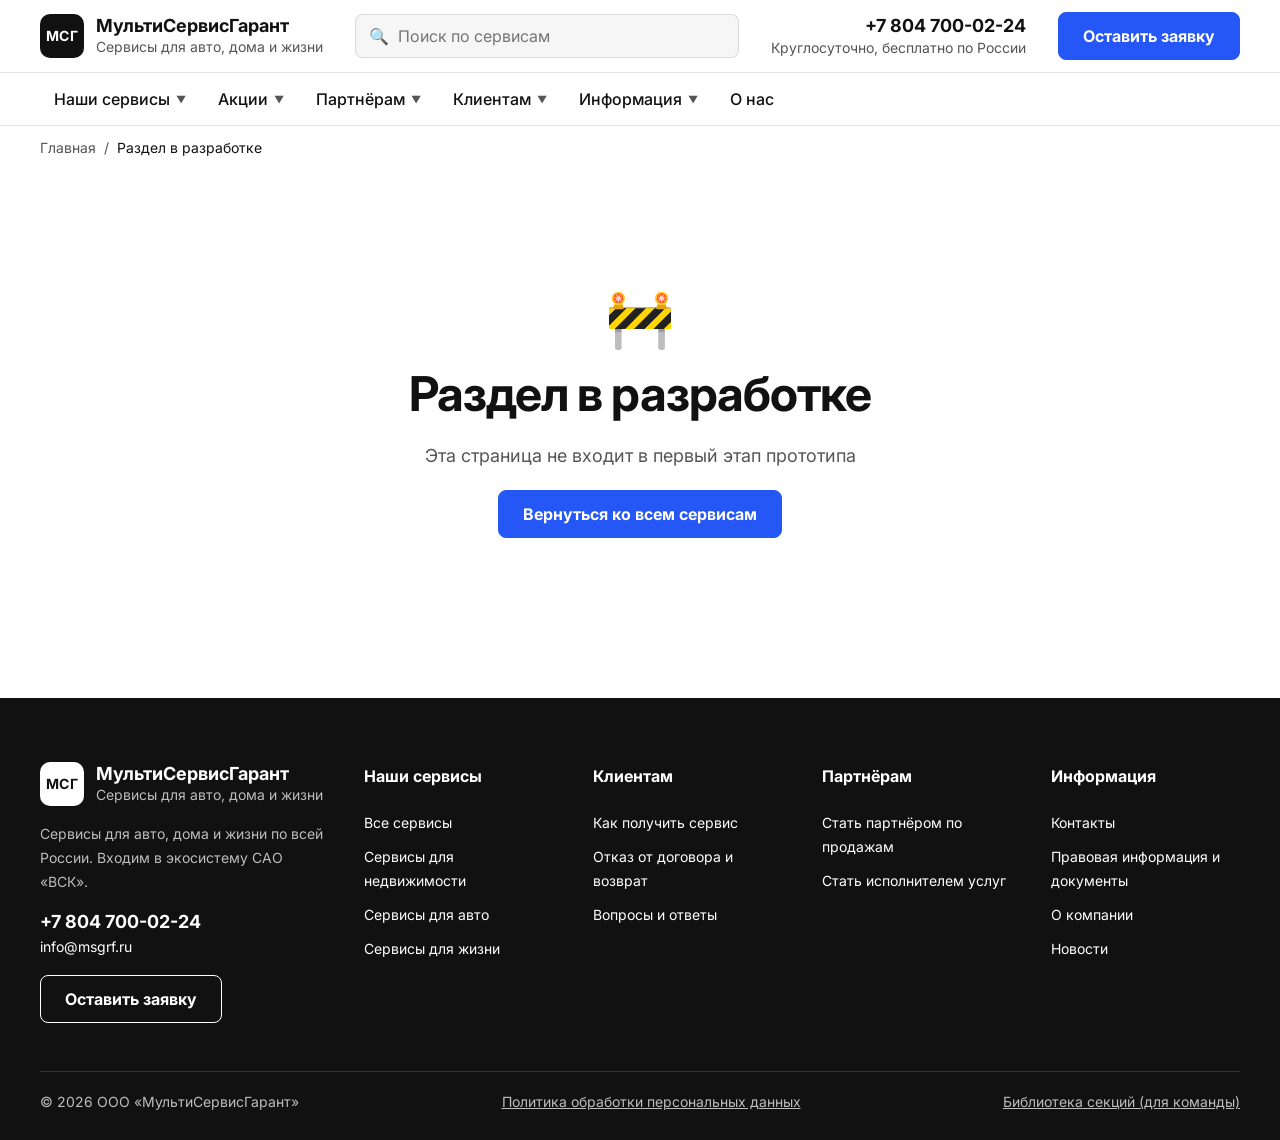
<file: ver 2.0/stub.html>
<!doctype html><html lang="ru"><head><meta charset="utf-8"><meta name="viewport" content="width=device-width, initial-scale=1, viewport-fit=cover"><meta name="robots" content="noindex"><title>Раздел в разработке — МСГ, прототип</title><link rel="preconnect" href="https://fonts.googleapis.com"><link rel="preconnect" href="https://fonts.gstatic.com" crossorigin><link href="https://fonts.googleapis.com/css2?family=Inter:wght@400;500;600;700;800&display=swap" rel="stylesheet"><link rel="stylesheet" href="assets/styles.css"></head><body><div class="page" data-page="stub" data-title="Раздел в разработке — МСГ, прототип"><header class="hdr"><div class="wrap hdr-top"><a class="logo" href="services.html"><span class="logo-mark">МСГ</span><span class="logo-name">МультиСервисГарант<small>Сервисы для авто, дома и жизни</small></span></a><div class="search"><span class="search-ico">🔍</span><input type="search" placeholder="Поиск по сервисам" aria-label="Поиск по сервисам"><div class="search-drop"><p class="caption">Популярные запросы</p><div class="search-chips"><a class="chip" href="home-service.html">Сантехник</a><a class="chip" href="home-service.html">Электрик</a><a class="chip" href="acceptance.html">Приёмка квартиры</a><a class="chip" href="appraisal.html">Оценка для ипотеки</a><a class="chip" href="stub.html">Эвакуатор</a></div><p class="caption">Сервисы</p><div class="search-res"><a href="home-service.html"><span>Домовой сервис</span><span class="caption">Недвижимость</span></a><a href="checkup.html"><span>Чекап недвижимости</span><span class="caption">Недвижимость</span></a><a href="stub.html"><span>Техпомощь на дороге</span><span class="caption">Авто</span></a></div><a class="search-all" href="services.html">Все сервисы →</a></div></div><div class="hdr-phone"><a href="tel:+78047000224">+7 804 700-02-24</a><span class="caption">Круглосуточно, бесплатно по России</span></div><a class="btn btn-primary" href="#" data-modal data-modal-tab="buy">Оставить заявку</a></div><nav class="hdr-nav" aria-label="Основное меню"><div class="wrap" style="position:static"><ul><li class="has-mega"><a class="nav-link" href="services.html">Наши сервисы <span class="caret">▼</span></a><div class="mega"><div class="mega-grid"><div class="mega-col"><h4><a href="realty.html">Сервисы для недвижимости</a></h4><ul class="plain"><li><a href="home-service.html">Домовой сервис</a></li><li><a href="checkup.html">Чекап недвижимости</a></li><li><a href="acceptance.html">Приёмка от застройщика</a></li><li><a href="appraisal.html">Оценка недвижимости</a></li></ul></div><div class="mega-col"><h4><a href="stub.html">Сервисы для авто</a></h4><ul class="plain"><li><a href="stub.html">Техпомощь на дороге</a></li></ul></div><div class="mega-col"><h4><a href="stub.html">Сервисы для жизни</a></h4><ul class="plain"><li><a href="stub.html">Финансовый защитник</a></li></ul></div></div></div></li><li class="has-drop" style="position:relative"><a class="nav-link" href="stub.html">Акции <span class="caret">▼</span></a><div class="drop"><a href="stub.html">Все акции</a><a href="stub.html">Для клиентов</a><a href="stub.html">Для партнёров</a></div></li><li class="has-drop" style="position:relative"><a class="nav-link" href="stub.html">Партнёрам <span class="caret">▼</span></a><div class="drop"><a href="stub.html">Стать партнёром по продажам</a><a href="stub.html">Стать исполнителем услуг</a></div></li><li class="has-drop" style="position:relative"><a class="nav-link" href="stub.html">Клиентам <span class="caret">▼</span></a><div class="drop"><a href="stub.html">Как получить сервис</a><a href="stub.html">Отказ от договора и возврат</a><a href="stub.html">Вопросы и ответы</a></div></li><li class="has-drop" style="position:relative"><a class="nav-link" href="stub.html">Информация <span class="caret">▼</span></a><div class="drop"><a href="stub.html">Контакты</a><a href="stub.html">Правовая информация и документы</a><a href="stub.html">Новости</a></div></li><li><a class="nav-link" href="stub.html">О нас</a></li></ul></div></nav></header><nav class="wrap crumbs" aria-label="Хлебные крошки"><a href="services.html">Главная</a><span>/</span><span class="cur" aria-current="page">Раздел в разработке</span></nav><main><section class="wrap stub"><span class="ico">🚧</span><h1>Раздел в разработке</h1><p class="lead">Эта страница не входит в первый этап прототипа</p><a class="btn btn-primary" href="services.html">Вернуться ко всем сервисам</a></section></main><footer class="ftr"><div class="wrap"><div class="ftr-grid"><div class="ftr-brand"><a class="logo" href="services.html"><span class="logo-mark">МСГ</span><span class="logo-name">МультиСервисГарант<small>Сервисы для авто, дома и жизни</small></span></a><p>Сервисы для авто, дома и жизни по всей России. Входим в экосистему САО «ВСК».</p><div><a class="tel" href="tel:+78047000224">+7 804 700-02-24</a><br><a href="mailto:info@msgrf.ru">info@msgrf.ru</a></div><a class="btn btn-secondary" href="#" data-modal data-modal-tab="buy">Оставить заявку</a></div><div><h4>Наши сервисы</h4><ul class="plain"><li><a href="services.html">Все сервисы</a></li><li><a href="realty.html">Сервисы для недвижимости</a></li><li><a href="stub.html">Сервисы для авто</a></li><li><a href="stub.html">Сервисы для жизни</a></li></ul></div><div><h4>Клиентам</h4><ul class="plain"><li><a href="stub.html">Как получить сервис</a></li><li><a href="stub.html">Отказ от договора и возврат</a></li><li><a href="stub.html">Вопросы и ответы</a></li></ul></div><div><h4>Партнёрам</h4><ul class="plain"><li><a href="stub.html">Стать партнёром по продажам</a></li><li><a href="stub.html">Стать исполнителем услуг</a></li></ul></div><div><h4>Информация</h4><ul class="plain"><li><a href="stub.html">Контакты</a></li><li><a href="stub.html">Правовая информация и документы</a></li><li><a href="stub.html">О компании</a></li><li><a href="stub.html">Новости</a></li></ul></div></div><div class="ftr-bottom"><span>© 2026 ООО «МультиСервисГарант»</span><a href="stub.html">Политика обработки персональных данных</a><a href="blocks.html">Библиотека секций (для команды)</a></div></div></footer></div><div class="modal" id="modal" role="dialog" aria-modal="true" aria-labelledby="modal-t"><div class="modal-box"><button class="modal-x" aria-label="Закрыть">×</button><h3 id="modal-t">Оставить заявку</h3><p class="muted" style="margin-top:6px">Перезвоним, ответим на вопросы и поможем подобрать сервис</p><div class="mtabs" role="tablist"><button data-mtab="buy" class="is-active">Хочу подключить сервис</button><button data-mtab="cert">Уже есть сертификат</button><button data-mtab="partner">Партнёрство</button></div><div class="form-wrap" style="margin-top:20px"><form class="form" novalidate><div class="row2"><div class="field"><label>Имя <i>*</i></label><input name="name" required autocomplete="name"></div><div class="field"><label>Телефон <i>*</i></label><input name="phone" type="tel" placeholder="+7 (___) ___-__-__" required></div></div><div class="field"><label>E-mail</label><input name="email" type="email" placeholder="name@mail.ru"></div><div class="field only-cert"><label>Номер сертификата</label><input name="cert" placeholder="Например, ДС-000123"></div><div class="field"><label>Комментарий</label><textarea name="comment" placeholder="Опишите ситуацию или вопрос"></textarea></div><label class="agree"><input type="checkbox" required> <span>Я согласен на <a href="#">обработку персональных данных</a> <i style="color:var(--text-link);font-style:normal">*</i></span></label><button class="btn btn-primary btn-block" type="submit">Отправить заявку</button><p class="form-hint">Срочная помощь по сертификату — <a href="tel:+78047000224">+7 804 700-02-24</a>, круглосуточно</p></form><div class="success"><span class="ok">✓</span><h3>Заявка принята</h3><p class="muted">Свяжемся с вами в течение 30 минут в рабочее время</p><button class="btn btn-secondary" type="button" data-close>Закрыть</button></div></div></div></div><script charset="utf-8" src="assets/app.js"></script></body></html>
</file>
<file: styles.css>
:root {
  --page: #f4f6f8;
  --surface: #ffffff;
  --surface-soft: #f8f9fb;
  --surface-blue: #eef5ff;
  --text: #111318;
  --text-secondary: #59616d;
  --muted: #8b929c;
  --line: #dfe3e8;
  --line-dark: #c8cdd4;
  --blue: #146ef5;
  --blue-dark: #0d54c8;
  --blue-soft: #dceaff;
  --success: #197a4a;
  --radius-sm: 12px;
  --radius-md: 20px;
  --radius-lg: 30px;
  --shadow: 0 18px 60px rgba(17, 19, 24, 0.08);
  --container: 1400px;
}

/* Library of reusable service-page blocks */
.blocks-library__intro {
  padding-top: 38px;
}

.blocks-library__intro .hero-card {
  min-height: 480px;
}

.blocks-library__intro .hero-copy {
  justify-content: center;
  padding: 64px;
}

.blocks-library__intro .hero-copy h1 {
  max-width: 620px;
  font-size: clamp(52px, 6vw, 82px);
  letter-spacing: -0.06em;
  line-height: 0.95;
}

.blocks-library__intro .hero-media {
  margin: 18px;
}

.section-heading--center {
  justify-content: center;
  text-align: center;
}

.section-heading--center .section-heading__copy {
  margin-inline: auto;
}

.button--light {
  background: #fff;
  color: var(--text);
}

.button--light:hover {
  background: #f2f4f7;
}

.button--ghost-light {
  border-color: rgba(255, 255, 255, 0.7);
  background: rgba(255, 255, 255, 0.08);
  color: #fff;
}

.button--ghost-light:hover {
  border-color: #fff;
  background: rgba(255, 255, 255, 0.16);
}

.button--outline {
  border-color: var(--line-dark);
  background: transparent;
  color: var(--text);
}

.button--outline:hover {
  border-color: var(--blue);
  background: var(--surface-blue);
  color: var(--blue);
}

.background-demo {
  position: relative;
  display: flex;
  overflow: hidden;
  min-height: 620px;
  align-items: flex-end;
  padding: 54px;
  border-radius: 30px;
  background:
    linear-gradient(90deg, rgba(10, 13, 18, 0.82), rgba(10, 13, 18, 0.26)),
    radial-gradient(circle at 72% 34%, #75849a 0, #46515f 24%, #252b34 62%, #15191f 100%);
  box-shadow: var(--shadow);
  color: #fff;
}

.background-demo::after {
  position: absolute;
  inset: 0;
  background: repeating-linear-gradient(135deg, rgba(255,255,255,0.025), rgba(255,255,255,0.025) 12px, transparent 12px, transparent 24px);
  content: "";
  pointer-events: none;
}

.background-demo__content {
  position: relative;
  z-index: 1;
  max-width: 820px;
}

.background-demo h3 {
  margin-bottom: 24px;
  font-size: clamp(46px, 5.7vw, 78px);
  letter-spacing: -0.055em;
  line-height: 0.98;
}

.background-demo p {
  max-width: 720px;
  margin-bottom: 32px;
  color: #e6e9ed;
  font-size: 19px;
}

.background-demo__label {
  position: absolute;
  z-index: 1;
  top: 28px;
  right: 30px;
  padding: 8px 12px;
  border: 1px solid rgba(255,255,255,0.28);
  border-radius: 999px;
  color: rgba(255,255,255,0.78);
  font-size: 12px;
}

.product-background-demo h1 {
  max-width: 900px;
  color: #fff;
}

.product-background-demo .hero-actions {
  margin-bottom: 0;
}

.intro-and-cards__top {
  display: grid;
  grid-template-columns: minmax(0, 0.9fr) minmax(0, 1.1fr);
  gap: clamp(48px, 9vw, 140px);
  margin-bottom: 64px;
}

.intro-and-cards__top > h3 {
  max-width: 620px;
  font-size: clamp(42px, 4.8vw, 68px);
  letter-spacing: -0.05em;
  line-height: 1;
}

.intro-and-cards__top p {
  color: var(--text-secondary);
  font-size: 18px;
}

.inline-actions {
  display: flex;
  flex-wrap: wrap;
  align-items: center;
  gap: 24px;
  margin-top: 30px;
}

.feature-demo-grid {
  display: grid;
  grid-template-columns: repeat(2, minmax(0, 1fr));
  gap: 20px;
}

.feature-demo-card {
  display: flex;
  min-height: 310px;
  flex-direction: column;
  justify-content: flex-end;
  padding: 36px;
  border-radius: 26px;
  background: #f2f3f5;
}

.feature-demo-card__icon {
  display: grid;
  width: 56px;
  height: 56px;
  margin-bottom: auto;
  place-items: center;
  border-radius: 16px;
  background: var(--blue);
  color: #fff;
  font-size: 26px;
}

.feature-demo-card h3 {
  margin: 40px 0 10px;
  font-size: 28px;
}

.feature-demo-card p {
  max-width: 520px;
  margin: 0;
  color: var(--text-secondary);
}

.pros-cons {
  display: grid;
  grid-template-columns: repeat(2, minmax(0, 1fr));
  gap: 20px;
  padding: 20px;
  border-radius: 30px;
  background: #f1f2f4;
}

.pros-cons__panel {
  padding: 36px;
  border-radius: 22px;
  background: #fff;
}

.pros-cons__panel--muted {
  background: #f7f7f8;
}

.pros-cons__panel > h3 {
  margin-bottom: 34px;
  font-size: 34px;
}

.pros-cons__row {
  display: grid;
  grid-template-columns: 1fr auto;
  gap: 24px;
  padding: 24px 0;
  border-bottom: 1px solid var(--line);
}

.pros-cons__row:last-child {
  border-bottom: 0;
}

.pros-cons__row strong {
  font-size: 19px;
}

.pros-cons__row p {
  max-width: 500px;
  margin: 8px 0 0;
  color: var(--text-secondary);
}

.pros-cons__row > span {
  display: grid;
  width: 34px;
  height: 34px;
  place-items: center;
  border: 1px solid var(--line);
  border-radius: 10px;
  color: var(--muted);
  font-size: 22px;
  font-weight: 700;
}

.pros-cons__row > span.is-positive {
  border-color: var(--blue);
  background: var(--blue);
  color: #fff;
}

.vertical-timeline {
  position: relative;
  display: grid;
  gap: 82px;
  margin-top: 72px;
}

.vertical-timeline::before {
  position: absolute;
  top: 0;
  bottom: 0;
  left: 50%;
  width: 2px;
  background: #bed2ef;
  content: "";
  transform: translateX(-50%);
}

.timeline-entry {
  position: relative;
  display: grid;
  min-height: 270px;
  grid-template-columns: minmax(0, 1fr) 96px minmax(0, 1fr);
  align-items: center;
  gap: 42px;
}

.timeline-entry__media {
  min-height: 270px;
  grid-column: 1;
  grid-row: 1;
  aspect-ratio: 3 / 2;
}

.timeline-entry__number {
  position: relative;
  z-index: 1;
  display: grid;
  width: 58px;
  height: 58px;
  grid-column: 2;
  grid-row: 1;
  place-self: center;
  place-items: center;
  border-radius: 50%;
  background: var(--blue);
  color: #fff;
  font-weight: 750;
}

.timeline-entry__copy {
  grid-column: 3;
  grid-row: 1;
}

.timeline-entry:nth-child(even) .timeline-entry__media {
  grid-column: 3;
}

.timeline-entry:nth-child(even) .timeline-entry__copy {
  grid-column: 1;
}

.timeline-entry__copy h3 {
  margin-bottom: 14px;
  font-size: 28px;
}

.timeline-entry__copy p {
  max-width: 500px;
  margin: 0;
  color: var(--text-secondary);
  font-size: 17px;
}

.library-tariffs {
  display: grid;
  grid-template-columns: repeat(3, minmax(0, 1fr));
  gap: 20px;
}

.library-tariff {
  position: relative;
  display: flex;
  min-height: 710px;
  flex-direction: column;
  padding: 32px;
  border: 1px solid var(--line);
  border-radius: 26px;
  background: #fff;
}

.library-tariff--accent {
  border-color: #a7c7f6;
  box-shadow: 0 20px 60px rgba(20,110,245,0.11);
}

.library-tariff__badge {
  position: absolute;
  top: 20px;
  right: 20px;
  padding: 6px 10px;
  border-radius: 999px;
  background: var(--blue);
  color: #fff;
  font-size: 11px;
  font-weight: 700;
}

.library-tariff__icon {
  display: grid;
  width: 58px;
  height: 58px;
  margin: 0 auto 28px;
  place-items: center;
  border-radius: 16px;
  background: var(--surface-blue);
  color: var(--blue);
  font-size: 26px;
}

.library-tariff h3,
.library-tariff__lead {
  text-align: center;
}

.library-tariff h3 {
  font-size: 32px;
}

.library-tariff__lead {
  color: var(--text-secondary);
}

.library-tariff dl {
  margin: 32px 0;
}

.library-tariff dl > div {
  display: flex;
  justify-content: space-between;
  gap: 20px;
  padding: 14px 0;
  border-bottom: 1px solid var(--line);
  color: var(--text-secondary);
}

.library-tariff dd {
  margin: 0;
  text-align: right;
}

.library-tariff h4 {
  margin-bottom: 14px;
  font-size: 18px;
}

.library-tariff ul {
  display: grid;
  gap: 0;
  margin: 0;
  padding: 0;
  list-style: none;
}

.library-tariff li {
  padding: 11px 0;
  border-bottom: 1px solid var(--line);
  color: var(--text-secondary);
}

.library-tariff li::before {
  margin-right: 10px;
  color: var(--blue);
  content: "✓";
  font-weight: 800;
}

.library-tariff li.is-disabled {
  color: #bbc0c7;
}

.library-tariff li.is-disabled::before {
  color: #c9cdd2;
  content: "−";
}

.library-tariff__bottom {
  display: grid;
  gap: 18px;
  margin-top: auto;
  padding-top: 32px;
  text-align: center;
}

.library-tariff__bottom strong {
  font-size: 22px;
}

.logo-demo-slider {
  width: 100%;
  overflow: hidden;
}

.logo-demo-slider__viewport {
  overflow-x: auto;
  padding: 18px max(24px, calc((100vw - var(--container)) / 2)) 26px;
  cursor: grab;
  scrollbar-width: none;
  user-select: none;
  touch-action: pan-y;
}

.logo-demo-slider__viewport::-webkit-scrollbar {
  display: none;
}

.logo-demo-slider__viewport.is-dragging {
  cursor: grabbing;
}

.logo-demo-slider__track {
  display: flex;
  gap: 20px;
  width: max-content;
}

.logo-demo-card {
  display: grid;
  width: 250px;
  min-height: 180px;
  flex: 0 0 250px;
  place-items: center;
  border: 1px solid var(--line);
  border-radius: 24px;
  background: #f3f4f6;
  color: #6d737b;
  font-size: 22px;
  font-weight: 750;
}

.logo-demo-slider__controls {
  display: flex;
  justify-content: center;
  gap: 10px;
  margin-top: 18px;
}

.logo-demo-slider__controls button {
  display: grid;
  width: 52px;
  height: 52px;
  place-items: center;
  border: 0;
  border-radius: 14px;
  background: var(--blue);
  color: #fff;
  cursor: pointer;
  font-size: 22px;
}

.logo-demo-slider__controls button[hidden] {
  display: none;
}

.text-demo {
  min-height: 300px;
  padding-block: 56px;
}

.text-demo h2 {
  margin-bottom: 24px;
  font-size: clamp(34px, 4vw, 54px);
  letter-spacing: -0.055em;
  line-height: 1;
}

.text-demo p {
  max-width: 700px;
  color: var(--text-secondary);
  font-size: 18px;
}

.text-demo--center {
  text-align: center;
}

.text-demo--center p {
  margin-inline: auto;
}

.text-demo--columns {
  display: grid;
  grid-template-columns: minmax(0, 0.9fr) minmax(0, 1.1fr);
  align-items: start;
  gap: 100px;
}

.text-demo--columns p {
  margin-bottom: 28px;
}

.blocks-library .split-panel > div:first-child {
  padding: 52px;
}

.blocks-library .split-panel > div:first-child h3 {
  margin-bottom: 18px;
  font-size: 40px;
  line-height: 1.05;
}

.blocks-library .split-panel > div:first-child p {
  color: var(--text-secondary);
}

.blocks-library .split-panel > .media-placeholder {
  min-height: 420px;
  border-radius: 0;
}

.library-simple-cards article {
  min-height: 230px;
  padding: 28px 0;
}

.library-simple-cards article > span {
  display: block;
  margin-bottom: 50px;
  color: var(--blue);
  font-size: 34px;
}

.library-simple-cards h3 {
  margin-bottom: 10px;
  font-size: 22px;
}

.library-simple-cards p {
  margin: 0;
  color: var(--text-secondary);
}

.library-steps .step > span {
  display: none;
}

.library-cases article {
  overflow: hidden;
  border: 1px solid var(--line);
  border-radius: 24px;
  background: #fff;
}

.library-cases .media-placeholder {
  min-height: 260px;
  aspect-ratio: 3 / 2;
  border: 0;
  border-bottom: 1px dashed var(--line-dark);
  border-radius: 0;
}

.library-cases article > div:last-child {
  padding: 26px;
}

.library-cases h3 {
  margin-bottom: 10px;
  font-size: 24px;
}

.library-cases p {
  margin: 0;
  color: var(--text-secondary);
}

.blocks-library .gallery {
  display: grid;
  overflow: visible;
  grid-template-columns: minmax(0, 1.4fr) minmax(300px, 0.6fr);
  gap: 18px;
}

.blocks-library .gallery__main {
  min-height: 560px;
}

.blocks-library .gallery__side {
  display: grid;
  gap: 18px;
}

.blocks-library .gallery__side .media-placeholder {
  min-height: 271px;
}

.blocks-library .faq-item > p {
  max-width: 850px;
  margin: 0;
  padding: 0 0 26px;
  color: var(--text-secondary);
}

.blocks-library .topic-options {
  min-width: 0;
  margin: 0;
  padding: 0;
  border: 0;
}

.blocks-library .topic-options legend {
  margin-bottom: 8px;
  color: #c8ccd2;
  font-size: 12px;
  font-weight: 700;
}

.blocks-library .topic-options label {
  display: inline-flex;
  min-height: 42px;
  align-items: center;
  gap: 8px;
  margin: 0 8px 8px 0;
  padding: 8px 12px;
  border: 1px solid #42464d;
  border-radius: 12px;
  color: #e4e7eb;
  cursor: pointer;
}

.blocks-library .topic-options input {
  accent-color: var(--blue);
}

@media (max-width: 1120px) {
  .background-demo {
    min-height: 540px;
  }

  .library-tariffs {
    grid-template-columns: repeat(2, minmax(0, 1fr));
  }

  .library-tariff:last-child {
    grid-column: 1 / -1;
  }

  .timeline-entry {
    gap: 24px;
  }

  .blocks-library .split-panel {
    grid-template-columns: 1fr;
  }

  .blocks-library .split-panel > .media-placeholder {
    min-height: 340px;
  }
}

@media (max-width: 780px) {
  .blocks-library__intro .hero-copy {
    padding: 36px 26px;
  }

  .blocks-library__intro .hero-copy h1 {
    font-size: 46px;
  }

  .background-demo {
    min-height: 560px;
    padding: 28px;
  }

  .background-demo h3 {
    font-size: 42px;
  }

  .background-demo__label {
    top: 18px;
    right: 18px;
  }

  .intro-and-cards__top,
  .text-demo--columns {
    grid-template-columns: 1fr;
    gap: 28px;
  }

  .feature-demo-grid,
  .pros-cons,
  .library-tariffs,
  .blocks-library .gallery {
    grid-template-columns: 1fr;
  }

  .feature-demo-card {
    min-height: 260px;
    padding: 26px;
  }

  .pros-cons {
    padding: 10px;
  }

  .pros-cons__panel {
    padding: 24px;
  }

  .vertical-timeline {
    gap: 48px;
    margin-top: 36px;
  }

  .vertical-timeline::before {
    left: 28px;
  }

  .timeline-entry {
    grid-template-columns: 56px 1fr;
    gap: 18px;
  }

  .timeline-entry__number,
  .timeline-entry:nth-child(even) .timeline-entry__number {
    width: 52px;
    height: 52px;
    grid-column: 1;
    grid-row: 1;
    align-self: start;
  }

  .timeline-entry__copy,
  .timeline-entry:nth-child(even) .timeline-entry__copy {
    grid-column: 2;
    grid-row: 1;
  }

  .timeline-entry__media,
  .timeline-entry:nth-child(even) .timeline-entry__media {
    min-height: 210px;
    grid-column: 1 / -1;
    grid-row: 2;
    margin-left: 74px;
  }

  .library-tariffs .library-tariff:last-child {
    grid-column: auto;
  }

  .library-tariff {
    min-height: 0;
  }

  .logo-demo-slider__viewport {
    padding-inline: 14px;
  }

  .logo-demo-card {
    width: 210px;
    min-height: 150px;
    flex-basis: 210px;
  }

  .logo-demo-slider__controls {
    display: none;
  }

  .text-demo {
    min-height: 240px;
  }

  .blocks-library .split-panel > div:first-child {
    padding: 30px 24px;
  }

  .blocks-library .split-panel > div:first-child h3 {
    font-size: 32px;
  }

  .blocks-library .gallery__main,
  .blocks-library .gallery__side .media-placeholder {
    min-height: 260px;
  }
}

* {
  box-sizing: border-box;
}

html {
  scroll-behavior: smooth;
}

body {
  margin: 0;
  background: var(--page);
  color: var(--text);
  font-family: "Inter", Arial, sans-serif;
  font-size: 16px;
  line-height: 1.5;
  -webkit-font-smoothing: antialiased;
}

body.menu-open {
  overflow: hidden;
}

a {
  color: inherit;
  text-decoration: none;
}

button,
input,
textarea,
select {
  font: inherit;
}

button,
a,
summary,
input,
textarea,
select {
  outline-color: var(--blue);
  outline-offset: 3px;
}

img {
  display: block;
  max-width: 100%;
}

.container {
  width: min(calc(100% - 48px), var(--container));
  margin-inline: auto;
}

.site-header {
  position: sticky;
  z-index: 100;
  top: 0;
  border-bottom: 1px solid rgba(223, 227, 232, 0.9);
  background: rgba(255, 255, 255, 0.94);
  backdrop-filter: blur(16px);
}

.header-top {
  display: grid;
  grid-template-columns: auto minmax(280px, 560px) auto;
  align-items: center;
  gap: 28px;
  min-height: 82px;
}

.brand {
  display: inline-flex;
  align-items: center;
  gap: 12px;
  font-size: 21px;
  font-weight: 800;
  letter-spacing: -0.04em;
}

.brand-mark {
  display: grid;
  width: 44px;
  height: 44px;
  place-items: center;
  border-radius: 14px;
  background: var(--text);
  color: #fff;
  font-size: 14px;
  letter-spacing: 0;
}

.catalog-search {
  position: relative;
  z-index: 200;
}

.catalog-search__field {
  position: relative;
  display: flex;
  align-items: center;
}

.catalog-search__icon {
  position: absolute;
  left: 17px;
  color: var(--muted);
  pointer-events: none;
}

.catalog-search input {
  width: 100%;
  min-height: 48px;
  padding: 0 54px 0 46px;
  border: 1px solid var(--line);
  border-radius: 14px;
  background: var(--surface-soft);
  color: var(--text);
  transition: 0.2s ease;
}

.catalog-search input:focus {
  border-color: var(--blue);
  background: #fff;
  box-shadow: 0 0 0 4px var(--blue-soft);
}

.search-key {
  position: absolute;
  right: 12px;
  display: grid;
  width: 28px;
  height: 28px;
  place-items: center;
  border: 1px solid var(--line);
  border-radius: 8px;
  background: #fff;
  color: var(--muted);
  font-size: 12px;
}

.search-results {
  position: absolute;
  z-index: 210;
  top: calc(100% + 10px);
  right: 0;
  left: 0;
  display: none;
  overflow: hidden;
  padding: 8px;
  border: 1px solid var(--line);
  border-radius: 16px;
  background: #fff;
  box-shadow: var(--shadow);
}

.search-results.is-open {
  display: block;
}

.search-result {
  display: flex;
  align-items: center;
  justify-content: space-between;
  gap: 16px;
  padding: 12px;
  border-radius: 10px;
}

.search-result:hover {
  background: var(--surface-blue);
}

.search-result small {
  color: var(--muted);
}

.search-empty {
  padding: 14px;
  color: var(--text-secondary);
}

.header-actions {
  display: flex;
  align-items: center;
  justify-content: flex-end;
  gap: 16px;
}

.support-phone {
  white-space: nowrap;
  font-weight: 750;
}

.support-phone small {
  display: block;
  color: var(--muted);
  font-size: 11px;
  font-weight: 600;
  text-align: right;
}

.header-nav-wrap {
  border-top: 1px solid var(--line);
}

.header-nav {
  display: flex;
  align-items: center;
  justify-content: center;
  min-height: 52px;
  gap: 8px;
}

.header-nav > a,
.nav-item > a {
  display: inline-flex;
  min-height: 38px;
  align-items: center;
  gap: 6px;
  padding: 0 12px;
  border-radius: 10px;
  color: var(--text-secondary);
  font-size: 14px;
  font-weight: 650;
}

.header-nav > a:hover,
.nav-item > a:hover,
.header-nav > a[aria-current="page"],
.nav-item > a[aria-current="page"] {
  background: var(--surface-blue);
  color: var(--blue);
}

.nav-item {
  position: relative;
}

.nav-caret {
  color: var(--muted);
  font-size: 11px;
  transition: transform 0.2s ease;
}

.nav-item:hover .nav-caret,
.nav-item:focus-within .nav-caret {
  transform: rotate(180deg);
}

.nav-dropdown {
  position: absolute;
  z-index: 120;
  top: calc(100% + 7px);
  left: 0;
  display: grid;
  min-width: 280px;
  gap: 5px;
  padding: 10px;
  border: 1px solid var(--line);
  border-radius: 17px;
  background: #fff;
  box-shadow: 0 22px 60px rgba(17, 19, 24, 0.14);
  opacity: 0;
  pointer-events: none;
  transform: translateY(8px);
  transition: opacity 0.18s ease, transform 0.18s ease;
}

.nav-item:hover .nav-dropdown,
.nav-item:focus-within .nav-dropdown {
  opacity: 1;
  pointer-events: auto;
  transform: translateY(0);
}

.nav-dropdown::before {
  position: absolute;
  right: 0;
  bottom: 100%;
  left: 0;
  height: 9px;
  content: "";
}

.nav-dropdown a {
  display: flex;
  align-items: flex-start;
  gap: 12px;
  padding: 12px;
  border-radius: 11px;
  color: var(--text);
  font-size: 14px;
  font-weight: 700;
}

.nav-dropdown a:hover {
  background: var(--surface-blue);
  color: var(--blue);
}

.nav-dropdown--services a > span:first-child {
  font-size: 19px;
  line-height: 1;
}

.nav-dropdown a small {
  display: block;
  margin-top: 3px;
  color: var(--muted);
  font-size: 11px;
  font-weight: 500;
}

.nav-dropdown--services {
  width: 620px;
  grid-template-columns: repeat(2, minmax(0, 1fr));
  padding: 14px;
}

.nav-dropdown--services a {
  min-height: 82px;
  padding: 16px;
  border: 1px solid transparent;
  background: var(--surface-soft);
  font-size: 14px;
}

.nav-dropdown--services a:hover {
  border-color: #bed2ef;
}

.nav-dropdown--right {
  right: 0;
  left: auto;
}

.header-nav__spacer {
  flex: 1;
}

.header-nav__client {
  display: inline-flex;
  align-items: center;
  gap: 8px;
  color: var(--blue) !important;
}

.demo-toast {
  position: fixed;
  z-index: 200;
  right: 24px;
  bottom: 88px;
  max-width: 320px;
  padding: 14px 17px;
  border-radius: 13px;
  background: var(--text);
  color: #fff;
  box-shadow: var(--shadow);
  font-size: 13px;
  opacity: 0;
  pointer-events: none;
  transform: translateY(8px);
  transition: 0.2s ease;
}

.demo-toast.is-visible {
  opacity: 1;
  transform: translateY(0);
}

.menu-toggle {
  display: none;
  width: 44px;
  height: 44px;
  border: 1px solid var(--line);
  border-radius: 12px;
  background: #fff;
  cursor: pointer;
}

.button {
  display: inline-flex;
  min-height: 48px;
  align-items: center;
  justify-content: center;
  gap: 9px;
  padding: 0 22px;
  border: 1px solid transparent;
  border-radius: 13px;
  background: var(--blue);
  color: #fff;
  font-weight: 700;
  cursor: pointer;
  transition: transform 0.2s ease, background 0.2s ease, border-color 0.2s ease;
}

.button:hover {
  background: var(--blue-dark);
  transform: translateY(-1px);
}

.button--secondary {
  border-color: var(--line-dark);
  background: #fff;
  color: var(--text);
}

.button--secondary:hover {
  border-color: var(--text);
  background: #fff;
}

.button--dark {
  background: var(--text);
}

.button--small {
  min-height: 40px;
  padding-inline: 16px;
  font-size: 14px;
}

.text-link {
  display: inline-flex;
  align-items: center;
  gap: 7px;
  color: var(--blue);
  font-weight: 700;
}

.breadcrumbs {
  display: flex;
  flex-wrap: wrap;
  gap: 8px;
  padding-block: 28px 0;
  color: var(--muted);
  font-size: 13px;
}

.breadcrumbs a:hover {
  color: var(--blue);
}

.breadcrumbs span::before {
  margin-right: 8px;
  content: "/";
}

.service-strip {
  padding-top: 22px;
}

.service-strip__inner {
  position: relative;
}

.service-strip__fade {
  position: absolute;
  z-index: 1;
  top: 0;
  bottom: 0;
  width: 128px;
  pointer-events: none;
  right: 0;
  background: linear-gradient(90deg, rgba(244, 246, 248, 0), var(--page) 72%);
}

.service-strip__fade--left {
  right: auto;
  left: 0;
  background: linear-gradient(270deg, rgba(244, 246, 248, 0), var(--page) 72%);
}

.service-strip__fade[hidden] {
  display: none;
}

.service-strip__viewport {
  overflow-x: auto;
  padding-right: 56px;
  overscroll-behavior-inline: contain;
  scrollbar-width: none;
  cursor: grab;
  touch-action: pan-y;
  user-select: none;
}

.service-strip__viewport::-webkit-scrollbar {
  display: none;
}

.service-strip__viewport.is-dragging {
  cursor: grabbing;
}

.service-strip__track {
  display: flex;
  width: max-content;
  gap: 10px;
  padding-left: max(24px, calc((100vw - var(--container)) / 2));
  padding-right: max(80px, calc((100vw - var(--container)) / 2 + 56px));
}

.service-strip__track a {
  display: inline-flex;
  min-height: 44px;
  align-items: center;
  padding: 10px 18px;
  border: 1px solid var(--line);
  border-radius: 14px;
  background: #fff;
  color: var(--text);
  font-size: 14px;
  font-weight: 650;
  white-space: nowrap;
  transition: border-color 0.2s ease, color 0.2s ease, background 0.2s ease;
  -webkit-user-drag: none;
}

.service-strip__track a:hover {
  border-color: rgba(20, 104, 255, 0.34);
  background: var(--blue-soft);
  color: var(--blue);
}

.service-strip__arrow {
  position: absolute;
  z-index: 2;
  top: 50%;
  display: inline-grid;
  width: 44px;
  height: 44px;
  place-items: center;
  border: 1px solid var(--line);
  border-radius: 50%;
  background: #fff;
  color: var(--text);
  font-size: 20px;
  cursor: pointer;
  transform: translateY(-50%);
  transition: border-color 0.2s ease, color 0.2s ease, opacity 0.2s ease;
}

.service-strip__arrow[data-service-prev] {
  left: 0;
}

.service-strip__arrow[data-service-next] {
  right: 0;
}

.service-strip__arrow[hidden] {
  display: none;
}

.service-strip__arrow:hover:not(:disabled) {
  border-color: var(--blue);
  color: var(--blue);
}

.service-strip__arrow:disabled {
  opacity: 0.32;
  cursor: default;
}

.hero {
  padding: 42px 0 72px;
}

.hero-card {
  position: relative;
  display: grid;
  overflow: hidden;
  min-height: 560px;
  grid-template-columns: minmax(0, 1.05fr) minmax(420px, 0.95fr);
  border: 1px solid var(--line);
  border-radius: 34px;
  background: #fff;
  box-shadow: 0 24px 80px rgba(17, 19, 24, 0.06);
}

.hero-card::before {
  position: absolute;
  top: -180px;
  left: -180px;
  width: 430px;
  height: 430px;
  border-radius: 50%;
  background: radial-gradient(circle, rgba(20, 110, 245, 0.14), rgba(20, 110, 245, 0));
  content: "";
  pointer-events: none;
}

.hero-copy {
  position: relative;
  z-index: 1;
  display: flex;
  flex-direction: column;
  align-items: flex-start;
  justify-content: center;
  padding: 72px;
}

h1,
h2,
h3,
p {
  margin-top: 0;
}

h1 {
  max-width: 920px;
  margin-bottom: 24px;
  font-size: clamp(48px, 5vw, 76px);
  line-height: 0.98;
  letter-spacing: -0.055em;
}

.hero-copy p {
  max-width: 650px;
  margin-bottom: 32px;
  color: var(--text-secondary);
  font-size: 19px;
}

.hero-actions {
  display: flex;
  flex-wrap: wrap;
  gap: 12px;
}

.hero-meta {
  display: flex;
  flex-wrap: wrap;
  gap: 10px;
  margin-top: 32px;
}

.meta-pill,
.tag {
  display: inline-flex;
  align-items: center;
  gap: 7px;
  padding: 8px 12px;
  border: 1px solid var(--line);
  border-radius: 999px;
  background: var(--surface-soft);
  color: var(--text-secondary);
  font-size: 13px;
  font-weight: 600;
}

.hero-media {
  min-height: 440px;
  padding: 28px;
}

.media-placeholder {
  display: grid;
  width: 100%;
  height: 100%;
  min-height: 280px;
  place-items: center;
  padding: 32px;
  border: 1px dashed #aeb6c0;
  border-radius: 24px;
  background:
    linear-gradient(135deg, rgba(20, 110, 245, 0.09), transparent 55%),
    repeating-linear-gradient(45deg, #f3f5f8, #f3f5f8 12px, #f8f9fb 12px, #f8f9fb 24px);
  color: #69717d;
  text-align: center;
}

.media-placeholder strong {
  display: block;
  margin-bottom: 6px;
  color: var(--text);
}

.section {
  padding: 86px 0;
}

.section--white {
  background: var(--surface);
}

.section--dark {
  background: var(--text);
  color: #fff;
}

.section--blue {
  background: var(--surface-blue);
}

.section--compact {
  padding-block: 54px;
}

.section-heading {
  display: flex;
  align-items: flex-end;
  justify-content: space-between;
  gap: 32px;
  margin-bottom: 40px;
}

.section-heading__copy {
  max-width: 780px;
}

.section-heading h2 {
  margin-bottom: 12px;
  font-size: clamp(34px, 4vw, 54px);
  line-height: 1.04;
  letter-spacing: -0.045em;
}

#directions .section-heading h1 {
  margin-bottom: 12px;
  font-size: clamp(34px, 4vw, 54px);
  line-height: 1.04;
  letter-spacing: -0.045em;
}

.section-heading p {
  margin-bottom: 0;
  color: var(--text-secondary);
  font-size: 17px;
}

.section--dark .section-heading p,
.section--dark .muted {
  color: #aeb5bf;
}

.grid {
  display: grid;
  gap: 20px;
}

.grid--2 {
  grid-template-columns: repeat(2, minmax(0, 1fr));
}

.grid--3 {
  grid-template-columns: repeat(3, minmax(0, 1fr));
}

.grid--4 {
  grid-template-columns: repeat(4, minmax(0, 1fr));
}

.card {
  padding: 28px;
  border: 1px solid var(--line);
  border-radius: var(--radius-md);
  background: var(--surface);
}

.card--interactive {
  transition: transform 0.2s ease, border-color 0.2s ease, box-shadow 0.2s ease;
}

.card--interactive:hover {
  border-color: #b9c9df;
  box-shadow: 0 16px 44px rgba(17, 19, 24, 0.08);
  transform: translateY(-4px);
}

.card-icon {
  display: grid;
  width: 48px;
  height: 48px;
  margin-bottom: 28px;
  place-items: center;
  border-radius: 14px;
  background: var(--surface-blue);
  font-size: 23px;
}

.card h3 {
  margin-bottom: 10px;
  font-size: 23px;
  line-height: 1.15;
  letter-spacing: -0.025em;
}

.card p {
  color: var(--text-secondary);
}

.card p:last-child {
  margin-bottom: 0;
}

.advantages-list {
  gap: 40px;
}

.advantages-list .card {
  padding: 0;
  border: 0;
  border-radius: 0;
  background: transparent;
}

.advantages-list .card-icon {
  display: inline-grid;
  width: fit-content;
  height: auto;
  margin-bottom: 18px;
  margin-left: 0;
  justify-self: start;
  border-radius: 0;
  background: transparent;
  color: var(--blue);
  font-size: 40px;
  line-height: 1;
}

.advantages-list .card h3 {
  margin-bottom: 8px;
  font-size: 21px;
}

.card-footer {
  display: flex;
  align-items: center;
  justify-content: space-between;
  gap: 16px;
  margin-top: 28px;
  padding-top: 20px;
  border-top: 1px solid var(--line);
}

.direction-card {
  position: relative;
  display: flex;
  min-height: 380px;
  flex-direction: column;
  padding: 34px 230px 34px 34px;
  border: 1px solid var(--line);
  border-radius: 26px;
  background: #fff;
  transition: transform 0.24s ease, border-color 0.24s ease, box-shadow 0.24s ease;
}

.direction-card:hover {
  border-color: rgba(20, 104, 255, 0.45);
  box-shadow: 0 18px 34px rgba(17, 19, 24, 0.1);
  transform: translateY(-6px);
}

.direction-card:focus-visible {
  outline: 3px solid rgba(20, 104, 255, 0.45);
  outline-offset: 3px;
}

.direction-card--featured {
  border-color: var(--blue);
  background: var(--blue);
  color: #fff;
}

.direction-card__number {
  color: var(--muted);
  font-size: 13px;
  font-weight: 750;
}

.direction-card--featured .direction-card__number,
.direction-card--featured p {
  color: rgba(255, 255, 255, 0.74);
}

.direction-card h3 {
  margin: 48px 0 14px;
  font-size: 36px;
  line-height: 1;
  letter-spacing: -0.04em;
}

#directions .direction-card h3 {
  margin-top: 0;
}

.direction-card__visual {
  position: absolute;
  top: 28px;
  right: 28px;
  display: grid;
  width: 170px;
  min-height: 118px;
  place-items: center;
  padding: 14px;
  overflow: hidden;
  border: 1px dashed #c9d0db;
  border-radius: 18px;
  background: repeating-linear-gradient(135deg, #f7f9fb 0 9px, #f1f4f7 9px 18px);
  color: var(--text-secondary);
  text-align: center;
}

.direction-card__visual span {
  display: block;
  font-size: 30px;
  line-height: 1;
}

.direction-card__visual small {
  display: block;
  margin-top: 7px;
  font-size: 10px;
  font-weight: 650;
  line-height: 1.25;
}

.direction-card p {
  color: var(--text-secondary);
}

.direction-card__links {
  display: flex;
  flex-wrap: wrap;
  gap: 7px;
  margin-top: auto;
  padding-top: 34px;
}

.direction-card__links span {
  padding: 7px 10px;
  border: 1px solid var(--line);
  border-radius: 999px;
  font-size: 12px;
}

.direction-card--featured .direction-card__links span {
  border-color: rgba(255, 255, 255, 0.28);
}

.scenario-grid {
  display: grid;
  grid-template-columns: repeat(4, minmax(0, 1fr));
  gap: 12px;
}

.scenario-button {
  min-height: 88px;
  padding: 20px;
  border: 1px solid var(--line);
  border-radius: 16px;
  background: #fff;
  color: var(--text);
  font-weight: 700;
  text-align: left;
  cursor: pointer;
  transition: 0.2s ease;
}

.scenario-button:hover,
.scenario-button.is-active {
  border-color: var(--blue);
  background: var(--surface-blue);
  color: var(--blue);
}

.recommendation {
  display: none;
  align-items: center;
  justify-content: space-between;
  gap: 24px;
  margin-top: 16px;
  padding: 24px;
  border-radius: 18px;
  background: var(--text);
  color: #fff;
}

.recommendation.is-visible {
  display: flex;
}

.recommendation p {
  margin: 4px 0 0;
  color: #b8bec7;
}

.product-card {
  display: flex;
  min-height: 330px;
  flex-direction: column;
  padding: 28px;
  border: 1px solid var(--line);
  border-radius: var(--radius-md);
  background: #fff;
  transition: 0.2s ease;
}

.product-card:hover {
  border-color: #afc4e1;
  box-shadow: 0 16px 50px rgba(17, 19, 24, 0.08);
  transform: translateY(-3px);
}

.product-card__top {
  display: flex;
  align-items: flex-start;
  justify-content: space-between;
  gap: 16px;
}

.product-card__icon {
  font-size: 32px;
}

.product-card h3 {
  margin: 44px 0 12px;
  font-size: 26px;
  letter-spacing: -0.03em;
}

.product-card p {
  color: var(--text-secondary);
}

#products .product-card {
  min-height: 280px;
}

.product-card__footer {
  display: flex;
  align-items: center;
  justify-content: space-between;
  margin-top: auto;
  padding-top: 28px;
}

.product-card__footer small {
  color: var(--muted);
}

.popular-slider {
  position: relative;
}

.popular-slider__viewport {
  overflow-x: auto;
  overscroll-behavior-inline: contain;
  cursor: grab;
  touch-action: pan-y;
  scrollbar-width: none;
  user-select: none;
}

.popular-slider__viewport::-webkit-scrollbar {
  display: none;
}

.popular-slider__viewport.is-dragging {
  cursor: grabbing;
}

.popular-slider__track {
  display: flex;
  width: max-content;
  gap: 16px;
  padding: 20px max(88px, calc((100vw - var(--container)) / 2 + 24px)) 28px max(24px, calc((100vw - var(--container)) / 2));
}

.product-card--compact {
  width: 278px;
  min-height: 242px;
  padding: 24px;
  -webkit-user-drag: none;
}

.product-card--compact .product-card__icon {
  font-size: 30px;
}

.product-card--compact h3 {
  margin: 28px 0 10px;
  font-size: 22px;
  line-height: 1.08;
}

.product-card--compact p {
  margin-bottom: 0;
  font-size: 14px;
  line-height: 1.45;
}

.popular-slider__fade {
  position: absolute;
  z-index: 1;
  top: 0;
  right: 0;
  bottom: 0;
  width: 150px;
  pointer-events: none;
  background: linear-gradient(90deg, rgba(255, 255, 255, 0), #fff 72%);
}

.popular-slider__fade--left {
  right: auto;
  left: 0;
  background: linear-gradient(270deg, rgba(255, 255, 255, 0), #fff 72%);
}

.popular-slider__fade[hidden] {
  display: none;
}

.popular-slider__arrow {
  position: absolute;
  z-index: 2;
  top: 50%;
  width: 44px;
  height: 44px;
  border: 1px solid var(--line);
  border-radius: 50%;
  background: #fff;
  color: var(--text);
  font-size: 20px;
  cursor: pointer;
  transform: translateY(-50%);
  transition: border-color 0.2s ease, color 0.2s ease, opacity 0.2s ease;
}

.popular-slider__arrow--prev {
  left: 16px;
}

.popular-slider__arrow--next {
  right: 16px;
}

.popular-slider__arrow:hover:not(:disabled) {
  border-color: var(--blue);
  color: var(--blue);
}

.popular-slider__arrow:disabled {
  opacity: 0.32;
  cursor: default;
}

.steps {
  display: grid;
  grid-template-columns: repeat(4, 1fr);
  gap: 24px;
  counter-reset: step;
}

#how .section-heading {
  margin-bottom: 64px;
}

.step {
  min-height: 188px;
  padding-right: 18px;
  counter-increment: step;
}

.step::before {
  display: block;
  margin-bottom: 18px;
  color: var(--blue);
  content: "0" counter(step);
  font-size: clamp(42px, 3.25vw, 56px);
  font-weight: 800;
  letter-spacing: -0.07em;
  line-height: 0.85;
}

.step h3 {
  margin-bottom: 10px;
  font-size: 21px;
}

.step p {
  color: #afb5bd;
}

.stats {
  display: grid;
  grid-template-columns: repeat(4, 1fr);
  overflow: hidden;
  border: 1px solid var(--line);
  border-radius: 26px;
  background: #fff;
}

.stat {
  min-height: 190px;
  padding: 32px;
}

.stat:not(:last-child) {
  border-right: 1px solid var(--line);
}

.stat strong {
  display: block;
  margin-bottom: 26px;
  font-size: clamp(36px, 4vw, 56px);
  line-height: 1;
  letter-spacing: -0.05em;
}

.stat span {
  color: var(--text-secondary);
}

.promo-card {
  display: grid;
  min-height: 310px;
  grid-template-rows: 1fr auto;
  overflow: hidden;
  border: 1px solid var(--line);
  border-radius: var(--radius-md);
  background: #fff;
}

.promo-card .media-placeholder {
  min-height: 170px;
  border: 0;
  border-bottom: 1px dashed var(--line-dark);
  border-radius: 0;
}

.promo-card__copy {
  padding: 22px;
}

.promo-card__copy h3 {
  margin-bottom: 7px;
  font-size: 19px;
}

.promo-card__copy p {
  margin-bottom: 0;
  color: var(--text-secondary);
  font-size: 14px;
}

.split-panel {
  display: grid;
  grid-template-columns: minmax(0, 0.8fr) minmax(520px, 1.2fr);
  overflow: hidden;
  border: 1px solid var(--line);
  border-radius: 28px;
  background: #fff;
}

.split-panel__copy {
  padding: 52px;
}

.split-panel__copy h2 {
  margin-bottom: 16px;
  font-size: 40px;
  line-height: 1.06;
  letter-spacing: -0.04em;
}

.split-panel__copy p {
  color: var(--text-secondary);
}

.split-panel__media {
  padding: 18px;
}

.form-card {
  display: grid;
  grid-template-columns: 0.85fr 1.15fr;
  gap: 48px;
  padding: 52px;
  border-radius: 28px;
  background: var(--text);
  color: #fff;
}

.form-card h2 {
  margin-bottom: 16px;
  font-size: 42px;
  line-height: 1.05;
  letter-spacing: -0.04em;
}

.form-card p {
  color: #aeb5bf;
}

.form-grid {
  display: grid;
  grid-template-columns: 1fr 1fr;
  gap: 12px;
}

.field {
  display: flex;
  flex-direction: column;
  gap: 7px;
}

.field--full {
  grid-column: 1 / -1;
}

.form-grid .field--full .button {
  align-self: flex-start;
}

.choice-field {
  min-width: 0;
  margin: 0;
  padding: 0;
  border: 0;
}

.choice-field legend {
  margin-bottom: 7px;
  padding: 0;
  color: #c8ccd2;
  font-size: 12px;
  font-weight: 700;
}

.radio-list {
  display: flex;
  flex-wrap: wrap;
  gap: 8px;
}

.radio-option {
  display: inline-flex;
  min-height: 42px;
  align-items: center;
  gap: 9px;
  padding: 9px 12px;
  border: 1px solid #42464d;
  border-radius: 12px;
  color: #e4e7eb !important;
  cursor: pointer;
  font-size: 14px !important;
  font-weight: 600 !important;
  transition: border-color 0.2s ease, background 0.2s ease;
}

.radio-option:has(input:checked) {
  border-color: var(--blue);
  background: rgba(20, 104, 255, 0.14);
}

.radio-option input {
  width: 16px;
  height: 16px;
  margin: 0;
  accent-color: var(--blue);
}

.field label {
  color: #c8ccd2;
  font-size: 12px;
  font-weight: 700;
}

.field input:not([type="radio"]),
.field select,
.field textarea {
  width: 100%;
  min-height: 50px;
  padding: 12px 14px;
  border: 1px solid #42464d;
  border-radius: 12px;
  background: #202329;
  color: #fff;
}

.field textarea {
  min-height: 105px;
  resize: vertical;
}

.form-note {
  margin: 12px 0 0;
  color: #848b95 !important;
  font-size: 12px;
}

.category-tabs {
  display: flex;
  flex-wrap: wrap;
  gap: 10px;
}

.category-tab {
  display: inline-flex;
  min-height: 50px;
  align-items: center;
  gap: 10px;
  padding: 0 18px;
  border: 1px solid var(--line);
  border-radius: 14px;
  background: #fff;
  color: var(--text-secondary);
  font-weight: 700;
}

.category-tab.is-active,
.category-tab:hover {
  border-color: var(--blue);
  color: var(--blue);
}

.comparison {
  overflow-x: auto;
  border: 1px solid var(--line);
  border-radius: 20px;
  background: #fff;
}

.comparison table {
  width: 100%;
  min-width: 760px;
  border-collapse: collapse;
}

.comparison th,
.comparison td {
  padding: 20px 24px;
  border-bottom: 1px solid var(--line);
  text-align: left;
}

.comparison th {
  background: var(--surface-soft);
  font-size: 13px;
}

.comparison td:not(:first-child),
.comparison th:not(:first-child) {
  text-align: center;
}

.comparison tr:last-child td {
  border-bottom: 0;
}

.case-card {
  display: grid;
  grid-template-columns: 0.72fr 1.28fr;
  overflow: hidden;
  border: 1px solid var(--line);
  border-radius: 24px;
  background: #fff;
}

.case-card__copy {
  padding: 38px;
}

.case-card__copy h2,
.case-card__copy h3 {
  font-size: 28px;
  line-height: 1.08;
}

.case-card__media {
  padding: 16px;
}

.case-card--interactive {
  display: flex;
  flex-direction: column;
  overflow: hidden;
  cursor: pointer;
  transition: transform 0.22s ease, border-color 0.22s ease, box-shadow 0.22s ease;
}

.case-card--interactive:hover {
  border-color: rgba(20, 104, 255, 0.42);
  box-shadow: 0 18px 38px rgba(17, 19, 24, 0.1);
  transform: translateY(-5px);
}

.case-card--interactive:focus-visible {
  outline: 3px solid rgba(20, 104, 255, 0.42);
  outline-offset: 3px;
}

.case-card--interactive .case-card__media {
  width: 100%;
  aspect-ratio: 3 / 2;
  padding: 0;
}

.case-card--interactive .case-card__media .media-placeholder {
  min-height: 0;
  border: 0;
  border-bottom: 1px dashed #aeb6c0;
  border-radius: 0;
}

.case-card--interactive .case-card__copy {
  flex: 1;
}

.case-modal {
  width: min(960px, calc(100vw - 40px));
  max-height: calc(100vh - 40px);
  padding: 0;
  overflow: auto;
  border: 0;
  border-radius: 28px;
  background: #fff;
  box-shadow: 0 32px 100px rgba(0, 0, 0, 0.28);
}

.case-modal[open] {
  display: grid;
  grid-template-columns: minmax(320px, 0.9fr) minmax(380px, 1.1fr);
}

.case-modal::backdrop {
  background: rgba(10, 14, 22, 0.7);
  backdrop-filter: blur(6px);
}

.case-modal__close {
  position: absolute;
  z-index: 2;
  top: 18px;
  right: 18px;
  display: grid;
  width: 42px;
  height: 42px;
  place-items: center;
  border: 1px solid var(--line);
  border-radius: 50%;
  background: #fff;
  color: var(--text);
  font-size: 25px;
  line-height: 1;
  cursor: pointer;
}

.case-modal__media {
  min-height: 100%;
}

.case-modal__media .media-placeholder {
  min-height: 100%;
  border: 0;
  border-radius: 0;
}

.case-modal__media span {
  display: block;
}

.case-modal__content {
  padding: 54px 48px 48px;
}

.case-modal__content h2 {
  margin: 20px 0 14px;
  font-size: clamp(32px, 4vw, 48px);
  line-height: 1.03;
  letter-spacing: -0.045em;
}

.case-modal__lead {
  color: var(--text-secondary);
  font-size: 18px;
}

.case-modal__story {
  display: grid;
  gap: 18px;
  margin: 28px 0 34px;
  padding-top: 28px;
  border-top: 1px solid var(--line);
}

.case-modal__story p {
  margin: 0;
}

.case-modal__story strong {
  display: block;
  margin-bottom: 4px;
}

.faq-list {
  border-top: 1px solid var(--line);
}

.faq-item {
  border-bottom: 1px solid var(--line);
}

.faq-item summary {
  display: flex;
  align-items: center;
  justify-content: space-between;
  gap: 20px;
  padding: 25px 0;
  font-size: 18px;
  font-weight: 700;
  list-style: none;
  cursor: pointer;
}

.faq-item summary::-webkit-details-marker {
  display: none;
}

.faq-item summary::after {
  display: grid;
  width: 30px;
  height: 30px;
  flex: 0 0 30px;
  place-items: center;
  border-radius: 50%;
  background: var(--surface-blue);
  color: var(--blue);
  content: "+";
}

.faq-item[open] summary::after {
  content: "−";
}

.faq-item__content {
  max-width: 860px;
  padding: 0 0 26px;
  color: var(--text-secondary);
}

.product-hero {
  display: grid;
  grid-template-columns: minmax(0, 1.08fr) minmax(390px, 0.92fr);
  gap: 18px;
}

.product-hero__main,
.product-hero__side {
  border: 1px solid var(--line);
  border-radius: 28px;
  background: #fff;
}

.product-hero__main {
  padding: 58px;
}

.product-hero__main h1 {
  font-size: clamp(48px, 5vw, 72px);
}

.product-hero__main p {
  max-width: 760px;
  color: var(--text-secondary);
  font-size: 19px;
}

.product-hero__side {
  display: flex;
  flex-direction: column;
  padding: 18px;
}

.product-hero__side .media-placeholder {
  min-height: 265px;
}

.product-hero__side-info {
  display: flex;
  align-items: center;
  justify-content: space-between;
  gap: 18px;
  padding: 20px 10px 4px;
}

.quick-facts {
  display: grid;
  grid-template-columns: repeat(4, 1fr);
  margin-top: 18px;
  border: 1px solid var(--line);
  border-radius: 20px;
  background: #fff;
}

.quick-fact {
  padding: 22px;
}

.quick-fact:not(:last-child) {
  border-right: 1px solid var(--line);
}

.quick-fact small {
  display: block;
  margin-bottom: 6px;
  color: var(--muted);
}

.quick-fact strong {
  font-size: 16px;
}

.tariff-grid {
  display: grid;
  grid-template-columns: repeat(3, minmax(0, 1fr));
  gap: 16px;
}

.tariff-grid--2 {
  grid-template-columns: repeat(2, minmax(0, 1fr));
}

.tariff-card--summary {
  min-height: 340px;
}

.tariff-card {
  position: relative;
  display: flex;
  min-height: 390px;
  flex-direction: column;
  padding: 30px;
  border: 1px solid var(--line);
  border-radius: 22px;
  background: #fff;
}

.tariff-card.is-selected {
  border: 2px solid var(--blue);
  box-shadow: 0 16px 52px rgba(20, 110, 245, 0.14);
}

.tariff-card__badge {
  position: absolute;
  top: 18px;
  right: 18px;
  padding: 6px 10px;
  border-radius: 999px;
  background: var(--blue);
  color: #fff;
  font-size: 11px;
  font-weight: 750;
}

.tariff-card h3 {
  margin-bottom: 8px;
  font-size: 28px;
}

.tariff-card__price {
  margin: 18px 0 22px;
  font-size: 34px;
  font-weight: 800;
  letter-spacing: -0.04em;
}

.tariff-card__price small {
  color: var(--muted);
  font-size: 13px;
  font-weight: 600;
}

.check-list,
.plain-list {
  display: grid;
  gap: 11px;
  margin: 0;
  padding: 0;
  list-style: none;
}

.check-list li {
  position: relative;
  padding-left: 25px;
  color: var(--text-secondary);
  font-size: 14px;
}

.check-list li::before {
  position: absolute;
  left: 0;
  color: var(--success);
  content: "✓";
  font-weight: 900;
}

.tariff-card .button {
  width: 100%;
  margin-top: auto;
}

.service-list {
  display: grid;
  grid-template-columns: repeat(2, 1fr);
  gap: 12px;
}

.service-row {
  display: flex;
  align-items: flex-start;
  gap: 16px;
  padding: 20px;
  border: 1px solid var(--line);
  border-radius: 16px;
  background: #fff;
}

.service-row__icon {
  display: grid;
  width: 40px;
  height: 40px;
  flex: 0 0 40px;
  place-items: center;
  border-radius: 11px;
  background: var(--surface-blue);
}

.service-row h3 {
  margin-bottom: 4px;
  font-size: 17px;
}

.service-row p {
  margin-bottom: 0;
  color: var(--text-secondary);
  font-size: 14px;
}

.details-stack {
  display: grid;
  gap: 10px;
}

.detail-item {
  overflow: hidden;
  border: 1px solid var(--line);
  border-radius: 16px;
  background: #fff;
}

.detail-item summary {
  display: grid;
  grid-template-columns: 52px 1fr auto;
  align-items: center;
  gap: 18px;
  padding: 20px 22px;
  list-style: none;
  cursor: pointer;
}

.detail-item summary::-webkit-details-marker {
  display: none;
}

.detail-item__icon {
  display: grid;
  width: 46px;
  height: 46px;
  place-items: center;
  border-radius: 13px;
  background: var(--surface-blue);
}

.detail-item summary strong {
  font-size: 17px;
}

.detail-item summary small {
  display: block;
  margin-top: 3px;
  color: var(--muted);
}

.detail-item summary::after {
  color: var(--blue);
  content: "+";
  font-size: 25px;
}

.detail-item[open] summary::after {
  content: "−";
}

.detail-item__content {
  padding: 0 92px 24px;
  color: var(--text-secondary);
}

.notice {
  display: flex;
  align-items: flex-start;
  gap: 14px;
  padding: 20px;
  border: 1px solid #bcd3f5;
  border-radius: 16px;
  background: var(--surface-blue);
  color: #26486f;
}

.notice strong {
  color: var(--text);
}

.gallery {
  position: relative;
  overflow: hidden;
}

.gallery-track {
  display: flex;
  transition: transform 0.35s ease;
}

.gallery-slide {
  min-width: 100%;
}

.gallery-slide .media-placeholder {
  min-height: 440px;
}

.gallery-controls {
  display: flex;
  justify-content: flex-end;
  gap: 8px;
  margin-top: 14px;
}

.icon-button {
  display: grid;
  width: 44px;
  height: 44px;
  place-items: center;
  border: 1px solid var(--line);
  border-radius: 12px;
  background: #fff;
  cursor: pointer;
}

.document-list {
  display: grid;
  gap: 10px;
}

.document-link {
  display: flex;
  align-items: center;
  justify-content: space-between;
  gap: 20px;
  padding: 18px 20px;
  border: 1px solid var(--line);
  border-radius: 14px;
  background: #fff;
}

.document-link:hover {
  border-color: var(--blue);
}

.document-link small {
  color: var(--muted);
}

.floating-help {
  position: fixed;
  z-index: 90;
  right: 24px;
  bottom: 24px;
  display: flex;
  align-items: center;
  gap: 10px;
  min-height: 50px;
  padding: 0 18px;
  border-radius: 999px;
  background: var(--blue);
  color: #fff;
  box-shadow: 0 15px 40px rgba(20, 110, 245, 0.3);
  font-size: 14px;
  font-weight: 750;
}

.site-footer {
  padding: 68px 0 30px;
  background: #0d0f13;
  color: #fff;
}

.footer-grid {
  display: grid;
  grid-template-columns: 1.2fr 0.8fr 0.8fr 0.8fr;
  gap: 40px;
  padding-bottom: 58px;
}

.footer-brand p {
  max-width: 340px;
  margin-top: 18px;
  color: #9299a3;
}

.footer-column h3 {
  margin-bottom: 18px;
  color: #868d97;
  font-size: 12px;
  letter-spacing: 0.08em;
  text-transform: uppercase;
}

.footer-column a {
  display: block;
  margin: 10px 0;
  color: #d4d7dc;
  font-size: 14px;
}

.footer-column a:hover {
  color: #fff;
}

.footer-bottom {
  display: flex;
  justify-content: space-between;
  gap: 20px;
  padding-top: 24px;
  border-top: 1px solid #292c31;
  color: #7f858e;
  font-size: 12px;
}

.muted {
  color: var(--text-secondary);
}

.center {
  text-align: center;
}

.center .section-heading__copy {
  margin-inline: auto;
}

.mobile-only {
  display: none;
}

@media (max-width: 1120px) {
  .header-top {
    grid-template-columns: auto 1fr auto;
  }

  .support-phone {
    display: none;
  }

  .hero-card,
  .product-hero {
    grid-template-columns: 1fr;
  }

  .hero-copy {
    padding: 58px;
  }

  .hero-media {
    min-height: 380px;
    padding-top: 0;
  }

  .grid--4,
  .scenario-grid {
    grid-template-columns: repeat(2, 1fr);
  }

  .stats,
  .quick-facts {
    grid-template-columns: repeat(2, 1fr);
  }

  .stat:nth-child(2),
  .quick-fact:nth-child(2) {
    border-right: 0;
  }

  .stat:nth-child(-n + 2),
  .quick-fact:nth-child(-n + 2) {
    border-bottom: 1px solid var(--line);
  }

  .grid--3,
  .tariff-grid {
    grid-template-columns: repeat(2, 1fr);
  }

  .grid--3 > :last-child,
  .tariff-grid > :last-child {
    grid-column: 1 / -1;
  }

  .tariff-grid--2 > :last-child {
    grid-column: auto;
  }

  .split-panel,
  .form-card {
    grid-template-columns: 1fr;
  }

  .footer-grid {
    grid-template-columns: repeat(2, 1fr);
  }
}

@media (max-width: 780px) {
  .container {
    width: min(calc(100% - 28px), var(--container));
  }

  .header-top {
    min-height: 70px;
    grid-template-columns: 1fr auto auto;
    gap: 10px;
  }

  .brand-text,
  .header-actions .button {
    display: none;
  }

  .menu-toggle {
    display: grid;
    place-items: center;
  }

  .catalog-search {
    position: static;
  }

  .catalog-search__field {
    position: absolute;
    right: 124px;
    left: 74px;
    top: 11px;
  }

  .catalog-search input {
    min-height: 46px;
  }

  .search-key {
    display: none;
  }

  .search-results {
    top: 64px;
    right: 14px;
    left: 14px;
  }

  .header-nav-wrap {
    position: fixed;
    z-index: 150;
    top: 70px;
    right: 0;
    left: 0;
    display: none;
    height: calc(100vh - 70px);
    overflow-y: auto;
    border-top: 1px solid var(--line);
    background: #fff;
  }

  .menu-open .header-nav-wrap {
    display: block;
  }

  .header-nav {
    align-items: stretch;
    justify-content: flex-start;
    flex-direction: column;
    gap: 0;
    padding: 22px 14px;
  }

  .header-nav > a,
  .nav-item > a {
    display: flex;
    min-height: 52px;
    justify-content: space-between;
    padding: 15px 10px;
    border-bottom: 1px solid var(--line);
    border-radius: 0;
    font-size: 17px;
  }

  .nav-item {
    position: static;
  }

  .nav-caret {
    display: none;
  }

  .nav-dropdown,
  .nav-dropdown--services,
  .nav-dropdown--right {
    position: static;
    display: grid;
    width: 100%;
    min-width: 0;
    grid-template-columns: 1fr;
    gap: 4px;
    padding: 7px 8px 14px 20px;
    border: 0;
    border-bottom: 1px solid var(--line);
    border-radius: 0;
    background: var(--surface-soft);
    box-shadow: none;
    opacity: 1;
    pointer-events: auto;
    transform: none;
  }

  .nav-dropdown a,
  .nav-dropdown--services a {
    min-height: auto;
    padding: 11px 10px;
    border: 0;
    background: transparent;
    font-size: 14px;
  }

  .nav-dropdown a small {
    display: none;
  }

  .header-nav__spacer {
    display: none;
  }

  .breadcrumbs {
    padding-top: 20px;
  }

  .service-strip {
    padding-top: 16px;
  }

  .service-strip__inner {
    display: block;
  }

  .service-strip__fade {
    display: none;
  }

  .popular-slider__fade,
  .popular-slider__arrow,
  .popular-slider__arrow[hidden] {
    display: none;
  }

  .service-strip__arrow,
  .service-strip__arrow[hidden] {
    display: none;
  }

  .service-strip__viewport {
    padding-right: 0;
  }

  .service-strip__track {
    padding-inline: 1px;
  }

  .hero {
    padding: 24px 0 50px;
  }

  .hero-card {
    min-height: auto;
    border-radius: 24px;
  }

  .hero-copy,
  .product-hero__main {
    padding: 34px 26px;
  }

  h1,
  .product-hero__main h1 {
    font-size: 44px;
  }

  .hero-copy p,
  .product-hero__main p {
    font-size: 16px;
  }

  .hero-actions,
  .hero-actions .button {
    width: 100%;
  }

  .hero-media {
    min-height: 330px;
    padding: 12px;
  }

  .section {
    padding: 58px 0;
  }

  .section-heading {
    align-items: flex-start;
    flex-direction: column;
    margin-bottom: 28px;
  }

  #how .section-heading {
    margin-bottom: 40px;
  }

  .section-heading h2 {
    font-size: 36px;
  }

  #directions .section-heading h1 {
    font-size: 36px;
  }

  .grid--2,
  .grid--3,
  .grid--4,
  .scenario-grid,
  .tariff-grid,
  .service-list {
    grid-template-columns: 1fr;
  }

  .grid--3 > :last-child,
  .tariff-grid > :last-child {
    grid-column: auto;
  }

  .direction-card {
    min-height: 330px;
    padding: 26px;
  }

  .popular-slider__track {
    gap: 12px;
    padding-inline: 24px;
  }

  .product-card--compact {
    width: min(78vw, 278px);
  }

  .direction-card__visual {
    position: static;
    width: 150px;
    min-height: 96px;
    align-self: flex-end;
    margin-bottom: 22px;
  }

  .steps {
    grid-template-columns: 1fr;
  }

  .step {
    min-height: auto;
    padding: 22px 0 30px;
  }

  .step::before {
    margin-bottom: 22px;
  }

  .stats,
  .quick-facts {
    grid-template-columns: 1fr;
  }

  .stat,
  .quick-fact {
    border-right: 0 !important;
    border-bottom: 1px solid var(--line);
  }

  .stat:last-child,
  .quick-fact:last-child {
    border-bottom: 0;
  }

  .split-panel__copy,
  .form-card {
    padding: 32px 24px;
  }

  .form-grid {
    grid-template-columns: 1fr;
  }

  .field--full {
    grid-column: auto;
  }

  .case-card {
    grid-template-columns: 1fr;
  }

  .case-card__copy {
    padding: 28px;
  }

  .case-modal {
    width: calc(100vw - 24px);
    max-height: calc(100vh - 24px);
    border-radius: 22px;
  }

  .case-modal[open] {
    grid-template-columns: 1fr;
  }

  .case-modal__media {
    min-height: 0;
    aspect-ratio: 3 / 2;
  }

  .case-modal__media .media-placeholder {
    min-height: 0;
  }

  .case-modal__content {
    padding: 34px 24px 28px;
  }

  .case-modal__content h2 {
    padding-right: 32px;
    font-size: 32px;
  }

  .detail-item summary {
    grid-template-columns: 44px 1fr auto;
    gap: 12px;
    padding: 16px;
  }

  .detail-item__content {
    padding: 0 18px 20px;
  }

  .gallery-slide .media-placeholder {
    min-height: 330px;
  }

  .footer-grid {
    grid-template-columns: 1fr;
  }

  .footer-bottom {
    flex-direction: column;
  }

  .floating-help {
    right: 14px;
    bottom: 14px;
    width: 50px;
    padding: 0;
    justify-content: center;
  }

  .floating-help span:last-child {
    display: none;
  }

  .mobile-only {
    display: block;
  }
}

/* Specificity guards for library-only button and heading variants */
.blocks-library .section-heading--center {
  justify-content: center;
  text-align: center;
}

.blocks-library .button--light {
  background: #fff;
  color: var(--text);
}

.blocks-library .button--light:hover {
  background: #f2f4f7;
  color: var(--text);
}

.blocks-library .button--ghost-light {
  border-color: rgba(255, 255, 255, 0.7);
  background: rgba(255, 255, 255, 0.08);
  color: #fff;
}

.blocks-library .button--ghost-light:hover {
  border-color: #fff;
  background: rgba(255, 255, 255, 0.16);
  color: #fff;
}

.blocks-library .button--outline {
  border-color: var(--line-dark);
  background: transparent;
  color: var(--text);
}

.blocks-library .button--outline:hover {
  border-color: var(--blue);
  background: var(--surface-blue);
  color: var(--blue);
}

/* Final library layout corrections */
.blocks-library__intro .hero-media {
  width: auto;
  height: auto;
  min-height: 0;
  margin: 18px;
}

.blocks-library .background-demo h2 {
  max-width: 980px;
  margin-bottom: 24px;
  color: #fff;
  font-size: clamp(46px, 5.7vw, 78px);
  letter-spacing: -0.055em;
  line-height: 0.98;
}

.blocks-library .intro-and-cards__top > h2 {
  max-width: 620px;
  font-size: clamp(42px, 4.8vw, 68px);
  letter-spacing: -0.05em;
  line-height: 1;
}

.blocks-library .feature-demo-card {
  border: 1px solid var(--line);
  background: #fff;
}

.blocks-library .logo-demo-slider {
  position: relative;
}

.blocks-library .logo-demo-slider::before,
.blocks-library .logo-demo-slider::after {
  position: absolute;
  z-index: 2;
  top: 0;
  bottom: 0;
  width: 110px;
  content: "";
  pointer-events: none;
}

.blocks-library .logo-demo-slider::before {
  left: 0;
  background: linear-gradient(90deg, #fff 18%, rgba(255, 255, 255, 0));
  opacity: 0;
}

.blocks-library .logo-demo-slider:has([data-service-prev]:not([hidden]))::before {
  opacity: 1;
}

.blocks-library .logo-demo-slider::after {
  right: 0;
  background: linear-gradient(270deg, #fff 18%, rgba(255, 255, 255, 0));
}

.blocks-library .logo-demo-slider__controls {
  position: absolute;
  z-index: 3;
  inset: 0;
  display: block;
  margin: 0;
  pointer-events: none;
}

.blocks-library .logo-demo-slider__controls button {
  position: absolute;
  top: 50%;
  width: 48px;
  height: 48px;
  border: 1px solid var(--line-dark);
  border-radius: 50%;
  background: #fff;
  color: var(--text);
  box-shadow: 0 8px 28px rgba(17, 19, 24, 0.12);
  pointer-events: auto;
  transform: translateY(-50%);
}

.blocks-library .logo-demo-slider__controls [data-service-prev] {
  left: 20px;
}

.blocks-library .logo-demo-slider__controls [data-service-next] {
  right: 20px;
}

.blocks-library .logo-demo-slider__controls button[hidden] {
  display: none;
}

.blocks-library .split-panel {
  grid-template-columns: repeat(2, minmax(0, 1fr));
  align-items: center;
}

.blocks-library .split-panel > .media-placeholder {
  width: auto;
  height: auto;
  min-height: 0;
  margin: 18px;
  aspect-ratio: 3 / 2;
  border-radius: 20px;
}

@media (max-width: 1120px) {
  .blocks-library .split-panel {
    grid-template-columns: 1fr;
  }
}

@media (max-width: 780px) {
  .blocks-library .background-demo h2 {
    font-size: 42px;
  }

  .blocks-library .logo-demo-slider::before,
  .blocks-library .logo-demo-slider::after,
  .blocks-library .logo-demo-slider__controls {
    display: none;
  }
}

/* Единый размер заголовков секций в библиотеке блоков */
.blocks-library section h2,
.blocks-library .background-demo h2,
.blocks-library .intro-and-cards__top > h2,
.blocks-library .form-card h2 {
  font-size: clamp(34px, 4vw, 54px);
}

@media (max-width: 780px) {
  .blocks-library section h2,
  .blocks-library .background-demo h2,
  .blocks-library .intro-and-cards__top > h2,
  .blocks-library .form-card h2 {
    font-size: 36px;
  }
}

/* Кнопки фонового первого экрана детальной страницы */
.product-background-demo .button--light {
  border-color: #fff;
  background: #fff;
  color: var(--text);
}

.product-background-demo .button--light:hover {
  background: #f2f4f7;
  color: var(--text);
}

.product-background-demo .button--ghost-light {
  border-color: rgba(255, 255, 255, 0.7);
  background: rgba(255, 255, 255, 0.08);
  color: #fff;
}

.product-background-demo .button--ghost-light:hover {
  border-color: #fff;
  background: rgba(255, 255, 255, 0.16);
  color: #fff;
}

.product-library-tariffs {
  grid-template-columns: repeat(2, minmax(0, 1fr));
}

.product-library-tariffs .library-tariff__bottom strong {
  font-size: 17px;
}

.product-library-tariffs .library-tariff li {
  display: flex;
  align-items: baseline;
  gap: 10px;
}

.product-library-tariffs .library-tariff li::before {
  flex: 0 0 auto;
}

.product-library-tariffs .library-tariff li span {
  flex: 1 1 auto;
}

.product-library-tariffs .library-tariff li small {
  flex: 0 0 auto;
  color: var(--text-secondary);
  font-size: 13px;
  white-space: nowrap;
}

@media (max-width: 1120px) and (min-width: 781px) {
  .product-library-tariffs .library-tariff:last-child {
    grid-column: auto;
  }
}

@media (max-width: 780px) {
  .product-library-tariffs {
    grid-template-columns: 1fr;
  }
}
</file>
<file: ver 2.0/assets/styles.css>
@charset "utf-8";
/* ==========================================================
   МСГ — прототип раздела «Сервисы», этап 1
   Токены: Inter, чёрный/серые, синий акцент. Ширина 1400px.
   ========================================================== */
:root{
  --ink:#111111; --ink-2:#555555;
  --border-strong:#8A8A8A; /* только для рамок и разделителей, не для текста */
  /* Текст сайта: 3 размера, 3 толщины, 3 цвета + те же 3 на тёмном фоне.
     Заголовки (h1–h4), крупные цифры/цены/телефоны и иконки в эту систему не входят. */
  --fs-s:14px; --fs-m:16px; --fs-l:18px;
  --fw-regular:400; --fw-medium:500; --fw-bold:700;
  --text-primary:var(--ink); --text-secondary:var(--ink-2); --text-link:var(--accent); --text-link-hover:var(--accent-hover);
  /* Цвета валидации — исключение из палитры текста */
  --text-error:#D23B3B; --text-success:#1E7B3A;
  --text-inverse-primary:#FFFFFF; --text-inverse-secondary:#BDBDBD; --text-inverse-link:#8FA8FF;
  --line:rgba(0,0,0,.11); /* прозрачный чёрный: контраст линии одинаков на белом и сером фоне */ --bg:#FFFFFF; --bg-alt:#F6F6F6;
  --ph:#E5E5E5; --ph-line:#BDBDBD;
  --accent:#2457F5; --accent-hover:#1A44C8; --accent-soft:#EEF2FF;
  --r-btn:8px; --r-card:12px;
  --wrap:1400px; --pad:40px;
  --sec-py:96px; /* единый верхний и нижний отступ всех секций */
  --same-gap:128px; /* расстояние между соседними секциями с одним фоном */
  --stats-py:48px; /* секция с цифрами — компактная полоса, вертикальные отступы меньше */
  --hero-top:32px; /* отступ hero от хлебных крошек */
  --hero-gap:96px; /* расстояние от hero до следующей белой секции */
  --hdr-h:125px; --subnav-h:57px;
  --font:'Inter', system-ui, -apple-system, 'Segoe UI', Arial, sans-serif;
}
*,*::before,*::after{box-sizing:border-box}
html{scroll-padding-top:calc(var(--hdr-h) + var(--subnav-h) + 16px)}
body{margin:0;font-family:var(--font);font-size:var(--fs-m);line-height:24px;font-weight:var(--fw-regular);color:var(--text-primary);background:var(--bg);-webkit-font-smoothing:antialiased}
img{max-width:100%;display:block}
a{color:var(--text-link);text-decoration:none}
a:hover{color:var(--text-link-hover);text-decoration:underline}
:focus-visible{outline:2px solid var(--accent);outline-offset:2px}
h1,h2,h3,h4,p{margin:0}
h1,.h1{font-size:48px;line-height:56px;font-weight:var(--fw-bold);letter-spacing:-.02em}
h2,.h2{font-size:36px;line-height:44px;font-weight:var(--fw-bold);letter-spacing:-.015em}
h3,.h3{font-size:24px;line-height:32px;font-weight:var(--fw-bold);letter-spacing:-.01em}
h4,.h4{font-size:20px;line-height:28px;font-weight:var(--fw-bold)}
.lead{font-size:var(--fs-l);line-height:28px;color:var(--text-secondary)}
.small{font-size:var(--fs-s);line-height:20px}
.caption{font-size:var(--fs-s);line-height:20px;color:var(--text-secondary)}
.muted{color:var(--text-secondary)}
ul.plain{list-style:none;margin:0;padding:0}
.wrap{max-width:var(--wrap);margin:0 auto;padding:0 var(--pad)}
.page{min-height:100vh}
.page[hidden]{display:none}

/* ---------- Кнопки ---------- */
.btn{display:inline-flex;align-items:center;justify-content:center;gap:8px;height:48px;padding:0 24px;border-radius:var(--r-btn);font:var(--fw-bold) var(--fs-m)/1 var(--font);border:1.5px solid var(--accent);cursor:pointer;white-space:nowrap;text-decoration:none;transition:background .15s,color .15s,border-color .15s}
.btn:hover{text-decoration:none}
.btn-primary{background:var(--accent);color:var(--text-inverse-primary)}
.btn-primary:hover{background:var(--accent-hover);border-color:var(--accent-hover);color:var(--text-inverse-primary)}
.btn-secondary{background:#fff;color:var(--text-link)}
.btn-secondary:hover{background:var(--accent-soft);color:var(--text-link-hover)}
.btn-sm{height:40px;padding:0 16px;font-size:var(--fs-s)}
.btn-block{width:100%}
.link-more{font-weight:var(--fw-bold)}
.btns{display:flex;gap:12px;flex-wrap:wrap}

/* ---------- Чипы ---------- */
.chip{display:inline-flex;align-items:center;gap:6px;height:36px;padding:0 14px;border:1px solid var(--line);border-radius:999px;background:#fff;color:var(--text-primary);font:var(--fw-medium) var(--fs-s)/1 var(--font);cursor:pointer}
.chip:hover{border-color:var(--border-strong);text-decoration:none;color:var(--text-primary)}
.chip.is-active{background:var(--ink);border-color:var(--ink);color:var(--text-inverse-primary)}
.chip .count{color:var(--text-secondary);font-weight:var(--fw-regular)}
.chip.is-active .count{color:var(--text-inverse-secondary)}
.tbd{font-size:var(--fs-s);color:var(--text-secondary);font-weight:var(--fw-regular)}

/* ---------- Заглушки ---------- */
.ph{position:relative;background:var(--ph);border:1.5px dashed var(--ph-line);border-radius:var(--r-card);display:flex;align-items:center;justify-content:center;text-align:center;color:var(--text-secondary);font-size:var(--fs-s);line-height:20px;padding:16px;overflow:hidden}
.ph span{max-width:340px}
.ph-play{width:72px;height:72px;border-radius:50%;background:#fff;border:1.5px solid var(--ph-line);display:flex;align-items:center;justify-content:center;font-size:26px;color:var(--text-primary);margin:0 auto 12px;cursor:pointer}
.r-16x9{aspect-ratio:16/9}.r-4x3{aspect-ratio:4/3}.r-3x2{aspect-ratio:3/2}.r-1x1{aspect-ratio:1/1}.r-3x4{aspect-ratio:3/4}.r-21x9{aspect-ratio:21/9}

/* ==========================================================
   G01 Хедер
   ========================================================== */
.hdr{position:sticky;top:0;z-index:50;background:#fff;border-bottom:1px solid var(--line);transition:box-shadow .2s}
.hdr.is-scrolled{box-shadow:0 2px 12px rgba(0,0,0,.06)}
.hdr-top{height:72px;display:flex;align-items:center;gap:32px}
.logo{display:flex;align-items:center;gap:12px;color:var(--text-primary);flex-shrink:0}
.logo:hover{text-decoration:none;color:var(--text-primary)}
.logo-mark{width:44px;height:44px;border-radius:10px;background:var(--ink);color:var(--text-inverse-primary);display:flex;align-items:center;justify-content:center;font-weight:var(--fw-bold);font-size:var(--fs-s);letter-spacing:.02em}
.logo-name{font-weight:var(--fw-bold);font-size:var(--fs-l);line-height:22px}
.logo-name small{display:block;font-weight:var(--fw-regular);font-size:var(--fs-s);line-height:20px;color:var(--text-secondary)}
.search{position:relative;flex:1;max-width:480px}
.search input{width:100%;height:44px;border:1px solid var(--line);border-radius:var(--r-btn);padding:0 16px 0 42px;font:var(--fs-m) var(--font);background:var(--bg-alt);color:var(--text-primary)}
.search input:focus{outline:none;border-color:var(--accent);background:#fff}
.search-ico{position:absolute;left:14px;top:50%;transform:translateY(-50%);font-size:var(--fs-m);pointer-events:none}
.search-drop{display:none;position:absolute;top:52px;left:0;right:0;background:#fff;border:1px solid var(--line);border-radius:var(--r-card);box-shadow:0 12px 32px rgba(0,0,0,.1);padding:16px;z-index:60}
.search:focus-within .search-drop{display:block}
.search-drop .caption{margin-bottom:8px}
.search-chips{display:flex;flex-wrap:wrap;gap:8px;margin-bottom:16px}
.search-res a{display:flex;justify-content:space-between;align-items:center;padding:10px 8px;border-radius:8px;color:var(--text-primary)}
.search-res a:hover{background:var(--bg-alt);text-decoration:none}
.search-res .caption{margin:0}
.search-all{display:block;margin-top:8px;padding:8px;font-weight:var(--fw-bold);border-top:1px solid var(--line)}
.hdr-phone{margin-left:auto;text-align:right;flex-shrink:0}
.hdr-phone a{color:var(--text-primary);font-weight:var(--fw-bold);font-size:var(--fs-l);line-height:24px}
.hdr-phone .caption{display:block}
.hdr-nav{border-top:1px solid var(--line);position:relative}
.hdr-nav .wrap > ul{display:flex;gap:4px;list-style:none;margin:0;padding:0;height:52px;align-items:stretch}
.hdr-nav li{display:flex;align-items:stretch}
.hdr-nav .nav-link{display:flex;align-items:center;gap:6px;padding:0 14px;color:var(--text-primary);font-weight:var(--fw-medium);font-size:var(--fs-m);border-bottom:2px solid transparent;margin-bottom:-1px;background:none;border-top:0;border-left:0;border-right:0;font-family:var(--font);cursor:pointer}
.hdr-nav .nav-link:hover{color:var(--text-link);text-decoration:none}
.hdr-nav .nav-link.is-active{color:var(--text-link);border-bottom-color:var(--accent)}
.hdr-nav .caret{font-size:10px;color:var(--text-secondary)}
.mega,.drop{display:none;position:absolute;top:52px;background:#fff;border:1px solid var(--line);border-radius:0 0 var(--r-card) var(--r-card);box-shadow:0 16px 32px rgba(0,0,0,.08);z-index:55}
.has-mega:hover .mega,.has-mega:focus-within .mega,.has-drop:hover .drop,.has-drop:focus-within .drop{display:block}
/* ширина = ширина контента .wrap (не шире --wrap минус поля) */
.mega{left:max(var(--pad),calc((100% - var(--wrap))/2 + var(--pad)));right:max(var(--pad),calc((100% - var(--wrap))/2 + var(--pad)));padding:32px}
.mega-grid{display:grid;grid-template-columns:repeat(3,1fr);gap:32px}
.mega-col h4{display:flex;gap:8px;align-items:center;font-size:var(--fs-m);line-height:24px;margin-bottom:12px}
.mega-col h4 a{color:var(--text-primary)}
.mega-col li a{display:block;padding:6px 0;color:var(--text-secondary);font-size:var(--fs-m)}
.mega-col li a:hover{color:var(--text-link)}
.drop{min-width:280px;padding:8px}
.drop a{display:block;padding:10px 12px;border-radius:8px;color:var(--text-primary)}
.drop a:hover{background:var(--bg-alt);text-decoration:none}

/* G03 Хлебные крошки */
.crumbs{height:44px;display:flex;align-items:center;gap:8px;font-size:var(--fs-s);line-height:20px;color:var(--text-secondary)}
.crumbs a{color:var(--text-secondary)}
.crumbs a:hover{color:var(--text-link)}
.crumbs .cur{color:var(--text-primary)}

/* ==========================================================
   Секции
   ========================================================== */
/* Все секции: одинаковые отступы сверху и снизу, без границ. Отступы соседей с одним фоном
   не складываются (это было бы 2 × --sec-py), расстояние между ними одно — --same-gap.
   Если фон меняется, остаются оба отступа: край серого фона виден и сам разделяет секции.
   Перестановка секций ничего не ломает: правило смотрит на соседей, а не на тип секции. */
.sec,.hero{padding:var(--sec-py) 0}
.hero{padding-top:var(--hero-top)}
.sec:not(.alt) + .sec:not(.alt),
.sec.alt + .sec.alt,
.sec.sec-join{padding-top:calc(var(--same-gap) - var(--sec-py))} /* .sec-join — для страницы библиотеки, см. app.js */
/* hero без нижней границы сливается с белой секцией под ним: расстояние одно — --hero-gap.
   Перед серой секцией отступы остаются. */
.hero:has(+ .sec:not(.alt)){padding-bottom:0}
.hero + .sec:not(.alt){padding-top:var(--hero-gap)}
.sec:has(> .wrap > .stats){padding-top:var(--stats-py);padding-bottom:var(--stats-py)}
.sec.alt{background:var(--bg-alt)}
.sec-head{margin-bottom:40px;display:flex;justify-content:space-between;align-items:flex-end;gap:32px}
.sec-head .lead{margin-top:12px;max-width:760px}
.sec-head .kicker{margin-bottom:8px}
.kicker{font-size:var(--fs-s);line-height:20px;font-weight:var(--fw-bold);color:var(--text-link)}
.grid{display:grid;gap:24px}
.g2{grid-template-columns:repeat(2,1fr)}.g3{grid-template-columns:repeat(3,1fr)}.g4{grid-template-columns:repeat(4,1fr)}
.card{background:#fff;border:1px solid var(--line);border-radius:var(--r-card);padding:24px}
.check{list-style:none;margin:0;padding:0;display:grid;gap:10px}
.check li{position:relative;padding-left:28px}
.check li::before{content:"\2713";position:absolute;left:0;top:0;color:var(--text-link);font-weight:var(--fw-bold)}
.dash li::before{content:"\2014";color:var(--text-secondary);font-weight:var(--fw-regular)}
.ico{font-size:28px;line-height:1}
.note-foot{margin-top:20px;font-size:var(--fs-s);line-height:20px;color:var(--text-secondary)}

/* ---------- S01 Hero ---------- */
.hero-a{display:grid;grid-template-columns:1fr 1fr;gap:56px;align-items:center}
.hero-body{display:flex;flex-direction:column;gap:20px;align-items:flex-start}
.hero-body .lead{max-width:600px}
.hero-price{display:flex;flex-direction:column;gap:4px}
.hero-note{max-width:560px}
.hero-b{position:relative}
.hero-b .ph{min-height:520px;align-items:flex-start;justify-content:flex-end;padding:24px;border-radius:0;border-left:0;border-right:0}
.hero-video .ph-play{transition:background .15s}
.hero-video[data-video="click"] .ph-play:hover{background:var(--accent-soft)}
.hero-video.is-playing .ph-play{background:var(--accent);color:var(--text-inverse-primary);border-color:var(--accent)}
.hero-b .ph.hero-video{align-items:center;justify-content:flex-end;padding-right:12%}
.hero-b .wrap{position:absolute;inset:0;display:flex;align-items:center;pointer-events:none}
.hero-b .hero-card{pointer-events:auto;background:#fff;border-radius:var(--r-card);padding:40px;max-width:600px;box-shadow:0 8px 32px rgba(0,0,0,.08)}
.hero-c{padding:32px 0} /* компактный hero: отступы сверху и снизу одинаковые */
.hero-c .hero-body{max-width:900px}

/* ---------- Подменю ---------- */
.subnav{position:sticky;top:var(--hdr-h);z-index:40;background:#fff;border-bottom:1px solid var(--line)}
.subnav .wrap{display:flex;align-items:center;gap:8px;height:56px}
.subnav a.sn{padding:0 14px;height:56px;display:flex;align-items:center;color:var(--text-secondary);font-weight:var(--fw-medium);font-size:var(--fs-m);border-bottom:2px solid transparent;margin-bottom:-1px}
.subnav a.sn:hover{color:var(--text-primary);text-decoration:none}
.subnav a.sn.is-active{color:var(--text-link);border-bottom-color:var(--accent)}
.subnav .btn{margin-left:auto}


/* ---------- S08 Карточки услуг ---------- */
.svc{display:flex;flex-direction:column;padding:0;overflow:hidden;color:var(--text-primary);transition:border-color .15s}
.svc:hover{border-color:var(--border-strong);text-decoration:none;color:var(--text-primary)}
.svc .ph{border-radius:0;border-width:0 0 1.5px 0}
.svc-body{padding:20px 24px 24px;display:flex;flex-direction:column;gap:10px;flex:1}
.svc-top{display:flex;justify-content:space-between;align-items:center;gap:8px;min-height:26px}
.svc-foot{margin-top:auto;padding-top:12px;display:flex;justify-content:space-between;align-items:center}
.price{font-weight:var(--fw-bold);font-size:var(--fs-l)}
.price small{font-weight:var(--fw-regular);font-size:var(--fs-s);color:var(--text-secondary)}
/* S08-C: группа сервисов — заголовок сверху, под ним горизонтальные карточки в две колонки */
.svc-group + .svc-group{margin-top:64px}
.svc-group-head{display:flex;flex-direction:column;gap:12px;margin-bottom:32px}
.svc-group-head h2 a{color:var(--text-primary)}
.svc-group-head h2 a:hover{color:var(--text-link);text-decoration:none}
.svc-group-head h2 .arrow{color:var(--text-link);white-space:nowrap}
.note-foot.center{text-align:center}
.svc-stack{display:grid;grid-template-columns:repeat(2,minmax(0,1fr));gap:24px}
/* картинка 3:2 фиксированной ширины задаёт высоту карточки; описание ограничено двумя строками, чтобы карточка не вырастала */
.svc-h{display:grid;grid-template-columns:280px 1fr}
.svc-h .ph{width:280px;border-width:0 1.5px 0 0}
.svc-h .svc-body{padding:24px;min-height:0;overflow:hidden}
.svc-h .svc-body .muted{display:-webkit-box;-webkit-line-clamp:2;-webkit-box-orient:vertical;overflow:hidden}
@media (max-width:1359px){.svc-stack{grid-template-columns:1fr}}
@media (max-width:900px){.svc-h{grid-template-columns:1fr}.svc-h .ph{width:auto;border-width:0 0 1.5px 0}}

/* ---------- Слайдеры ---------- */
.slider{position:relative}
.slider-track{display:grid;grid-auto-flow:column;grid-auto-columns:calc((100% - 48px)/3);gap:24px;overflow-x:auto;scroll-snap-type:x mandatory;scrollbar-width:none;padding-bottom:4px}
.slider-track::-webkit-scrollbar{display:none}
.slider-track > *{scroll-snap-align:start}
.slider.one .slider-track{grid-auto-columns:100%}
.slider.four .slider-track{grid-auto-columns:calc((100% - 72px)/4)}
.slider-nav{display:flex;align-items:center;justify-content:space-between;gap:12px;margin-top:24px}
.slider-btn{width:44px;height:44px;border-radius:50%;border:1px solid var(--line);background:#fff;font-size:var(--fs-l);cursor:pointer;color:var(--text-primary)}
.slider-btn:hover{border-color:var(--ink)}
.slider-btn:disabled{opacity:.35;cursor:default}
.dots{display:flex;gap:8px}
.slider-arrows{display:flex;gap:12px}
.dot{width:8px;height:8px;border-radius:50%;background:var(--line);border:0;padding:0;cursor:pointer}
.dot.is-active{background:var(--ink);width:24px;border-radius:4px}

/* ---------- S03 Изображение + текст ---------- */
.it{display:grid;grid-template-columns:1fr 1fr;gap:64px;align-items:center}
.about{display:grid;grid-template-columns:1fr 1fr;gap:64px;align-items:center}
.it-body{display:flex;flex-direction:column;gap:20px;align-items:flex-start}
.it-body p{color:var(--text-secondary)}

/* ---------- S09 Что входит ---------- */
.inc{display:flex;flex-direction:column;gap:12px}
.inc p{color:var(--text-secondary)}
.inc ul{margin:0;padding-left:18px;color:var(--text-secondary);font-size:var(--fs-s);line-height:20px;display:grid;gap:4px}

/* ---------- Цена (hero D) ---------- */
.tariff-price{font-size:40px;line-height:48px;font-weight:var(--fw-bold);letter-spacing:-.02em}
.tariff-price small{font-size:var(--fs-m);font-weight:var(--fw-regular);color:var(--text-secondary);letter-spacing:0}

/* ---------- S12 Таблица сравнения ---------- */
.tbl-wrap{overflow-x:auto;border:1px solid var(--line);border-radius:var(--r-card);background:#fff}
.tbl{width:100%;border-collapse:collapse}
.tbl th,.tbl td{padding:14px 20px;border-bottom:1px solid var(--line);text-align:left;vertical-align:middle}
.tbl td + td,.tbl th + th{border-left:1px solid var(--line);text-align:center;width:22%}
.tbl thead th{position:sticky;top:0;background:#fff;font-size:var(--fs-m)}
.tbl thead th small{display:block;font-weight:var(--fw-regular);color:var(--text-secondary);font-size:var(--fs-s)}
.tbl tr.grp td{background:var(--bg-alt);font-weight:var(--fw-medium);font-size:var(--fs-s);color:var(--text-secondary)}
.tbl tr.total td{font-weight:var(--fw-bold);font-size:var(--fs-l);background:var(--bg-alt);border-bottom:0}
.tbl tr.act td{background:#fff;border-bottom:0}
.tbl .y{color:var(--text-link);font-weight:var(--fw-bold)}
.tbl .n{color:var(--text-secondary)}

/* ---------- S11 / S21 Аккордеоны ---------- */
.acc{border-top:1px solid var(--line)}
.acc details{border-bottom:1px solid var(--line)}
.acc details:last-child{border-bottom:0}
.acc summary{list-style:none;display:flex;align-items:center;gap:16px;padding:20px 4px;cursor:pointer;font-weight:var(--fw-bold);font-size:var(--fs-l);line-height:28px}
.acc summary::-webkit-details-marker{display:none}
.acc summary .sum{margin-left:auto;font-weight:var(--fw-regular);font-size:var(--fs-s);color:var(--text-secondary)}
.acc summary::after{content:"+";font-size:24px;font-weight:var(--fw-regular);width:24px;text-align:center;color:var(--text-secondary);flex-shrink:0;margin-left:auto}
.acc summary:has(.sum)::after{margin-left:0} /* с .sum вправо уходит он сам, иконка идёт следом */
.acc details[open] summary::after{content:"\2212"}
.acc summary:hover{color:var(--text-link)}
.acc .acc-body{padding:0 44px 24px 4px;color:var(--text-secondary);display:grid;gap:12px;max-width:980px}
.acc .acc-body h5{margin:4px 0 0;font-size:var(--fs-s);color:var(--text-primary);font-weight:var(--fw-bold)}
.acc .acc-body ul{margin:0;padding-left:20px}
/* S11 вариант B: список без аккордеона */
.dlist{border-top:1px solid var(--line)}
.dl-row{display:grid;grid-template-columns:320px 1fr;gap:32px;align-items:start;padding:24px 4px;border-bottom:1px solid var(--line)}
.dl-row:last-child{border-bottom:0}
.dl-head{display:grid;grid-template-columns:28px 1fr;column-gap:12px;row-gap:4px;align-content:start;align-items:start}
.dl-head:not(:has(.ico)){grid-template-columns:1fr}
.dl-head .ico{font-size:22px;line-height:28px;grid-row:1 / span 2}
.dl-head:not(:has(.ico)) .sum{grid-column:1}
.dl-head h4{font-size:var(--fs-l);line-height:28px}
.dl-head .sum{font-size:var(--fs-s);color:var(--text-secondary)}
.dl-body{display:grid;gap:12px;color:var(--text-secondary);max-width:760px}
.dl-body h5{margin:4px 0 0;font-size:var(--fs-s);color:var(--text-primary);font-weight:var(--fw-bold)}
.dl-body ul{margin:0;padding-left:20px}
@media (max-width:900px){.dl-row{grid-template-columns:1fr;gap:12px}}
.faq-grid{display:grid;grid-template-columns:2fr 1fr;gap:48px;align-items:start}
.ask{background:var(--bg-alt);border-radius:var(--r-card);padding:32px;display:flex;flex-direction:column;gap:12px;align-items:flex-start;position:sticky;top:calc(var(--hdr-h) + 80px)}
.sec.alt .ask{background:#fff}

/* ---------- S10 Ситуации ---------- */
.sit{display:flex;flex-direction:column;gap:14px}
.sit-head{display:flex;gap:12px;align-items:center}
.sit .check li::before{content:"\2022";color:var(--text-secondary)}

/* ---------- S13 Шаги ---------- */
.steps{display:grid;grid-auto-flow:column;grid-auto-columns:1fr;gap:24px;counter-reset:s;position:relative}
.step{position:relative;display:flex;flex-direction:column;gap:10px;padding-top:4px}
.step-n{width:44px;height:44px;border-radius:50%;border:1.5px solid var(--ink);display:flex;align-items:center;justify-content:center;font-weight:var(--fw-bold);background:#fff;position:relative;z-index:1;flex-shrink:0}
.sec.alt .step-n{background:var(--bg-alt)}
.step:not(:last-child)::after{content:"";position:absolute;top:26px;left:56px;right:-12px;height:1px;background:var(--ph-line)}
.step p{color:var(--text-secondary)}
.steps.vert{grid-auto-flow:row;max-width:760px;margin:0 auto}
.steps.vert .step{flex-direction:row;gap:20px;padding-bottom:28px}
.steps.vert .step:not(:last-child)::after{top:52px;left:22px;bottom:4px;right:auto;width:1px;height:auto}
.steps.vert .step > div{display:flex;flex-direction:column;gap:6px;padding-top:8px}

/* ---------- S15 Преимущества ---------- */
.adv{display:flex;flex-direction:column;gap:12px}
.adv p{color:var(--text-secondary)}

/* ---------- S16 Цифры ---------- */
.stats{display:grid;gap:24px}
.stat{display:flex;flex-direction:column;gap:6px}
.stat b{font-size:48px;line-height:56px;font-weight:var(--fw-bold);letter-spacing:-.02em}
.stat span{color:var(--text-secondary)}

/* ---------- S17 Кейсы ---------- */
/* карточка: изображение 3:2, заголовок, стоимость, рекомендация и риски */
.case{display:flex;flex-direction:column;padding:0;overflow:hidden}
.case > .ph{border-radius:0;border-width:0;border-bottom:1px solid var(--line)}
.case-body{padding:24px;display:flex;flex-direction:column;gap:16px}
.case-body h5{margin:0 0 4px;font-size:var(--fs-s);font-weight:var(--fw-bold);color:var(--text-secondary)}
.case-cost{display:flex;align-items:baseline;gap:12px;color:var(--text-secondary)}
.case-cost b{font-size:var(--fs-l);font-weight:var(--fw-bold);color:var(--text-primary)}

.inc-wide{display:grid;gap:32px}



/* ---------- S20 География ---------- */
.cities{columns:4;column-gap:24px;font-size:var(--fs-m);line-height:30px;color:var(--text-secondary)}
.cities li{break-inside:avoid}
.cities-lg{font-size:var(--fs-l);line-height:40px;color:var(--text-primary)}
.cities.more li:nth-child(n+41){display:none}

/* ---------- S23 Галерея ---------- */
.gal-thumbs{display:grid;grid-template-columns:repeat(6,1fr);gap:12px;margin-top:12px}
.gal-thumbs button{padding:0;border:2px solid transparent;border-radius:10px;background:none;cursor:pointer}
.gal-thumbs button.is-active{border-color:var(--ink)}
.gal-thumbs .ph{border-radius:8px;font-size:var(--fs-s);line-height:20px;padding:6px}
.gal-item figcaption{margin-top:10px;font-size:var(--fs-s);color:var(--text-secondary)}
figure{margin:0}

/* ---------- S24 Видео ---------- */
.video .ph{flex-direction:column}
.video-split{display:grid;grid-template-columns:1.5fr 1fr;gap:48px;align-items:center}

/* ---------- S18 Отзывы ---------- */
.rev{display:flex;flex-direction:column;gap:14px;height:100%}
.rev-who{display:flex;gap:12px;align-items:center}
.ava{width:44px;height:44px;border-radius:50%;background:var(--ph);border:1.5px dashed var(--ph-line);display:flex;align-items:center;justify-content:center;font-weight:var(--fw-bold);font-size:var(--fs-s);color:var(--text-secondary);flex-shrink:0}
.stars{color:var(--text-primary);letter-spacing:2px}
.rev p{color:var(--text-secondary)}
.rev .caption{margin-top:auto}
.csi{display:flex;align-items:baseline;gap:8px}
.csi b{font-size:32px}

/* ---------- S22 Документы ---------- */
/* S22 Документы: компактные карточки */
.doc{display:flex;flex-direction:column;gap:6px;padding:20px;color:var(--text-primary)}
.doc:hover{text-decoration:none;border-color:var(--border-strong)}
.doc .ico{font-size:24px;line-height:1}
.doc b{font-weight:var(--fw-bold);font-size:var(--fs-m)}
.doc .meta{font-size:var(--fs-s);color:var(--text-secondary)}
.doc-dl{margin-top:auto;padding-top:10px;font-weight:var(--fw-bold);color:var(--text-link)}

/* ---------- S25 Форма ---------- */
.lead-sec{display:grid;grid-template-columns:1fr 1fr;gap:64px;align-items:start}
.phone-big{font-size:28px;line-height:36px;font-weight:var(--fw-bold);color:var(--text-primary)}
.phone-box{display:flex;flex-direction:column;gap:4px;align-items:flex-start}
.form{display:grid;gap:14px}
.form-card{padding:40px}
.field label{display:block;font-size:var(--fs-s);font-weight:var(--fw-medium);margin-bottom:6px}
.field label i{color:var(--text-link);font-style:normal}
.field input,.field textarea{width:100%;height:48px;border:1px solid var(--line);border-radius:var(--r-btn);padding:0 14px;font:var(--fs-m) var(--font);color:var(--text-primary);background:#fff}
.field textarea{height:96px;padding:12px 14px;resize:vertical}
.field input:focus,.field textarea:focus{outline:none;border-color:var(--accent);box-shadow:0 0 0 3px var(--accent-soft)}
.field.err input{border-color:var(--text-error)}
.field .err-msg{font-size:var(--fs-s);color:var(--text-error);margin-top:4px}
.row2{display:grid;grid-template-columns:1fr 1fr;gap:14px}
.agree{display:flex;gap:10px;align-items:flex-start;font-size:var(--fs-s);line-height:20px;color:var(--text-secondary)}
.agree input{margin-top:2px;width:16px;height:16px;accent-color:var(--accent);flex-shrink:0}
.form-hint{font-size:var(--fs-s);line-height:20px;color:var(--text-secondary)}
.success{display:none;text-align:center;padding:24px 8px;flex-direction:column;align-items:center;gap:12px}
.success .ok{width:64px;height:64px;border-radius:50%;background:var(--accent-soft);color:var(--text-link);display:flex;align-items:center;justify-content:center;font-size:30px;font-weight:var(--fw-bold)}
.is-done > .form{display:none}
.is-done > .success{display:flex}

/* ---------- S26 CTA ---------- */
.cta{display:flex;align-items:center;gap:40px;padding:40px 48px;border-radius:var(--r-card);background:var(--bg-alt)}
.sec.alt .cta{background:#fff}
.cta-body{flex:1;display:flex;flex-direction:column;gap:8px}
.cta .ico{font-size:48px}
.cta .tel{font-weight:var(--fw-bold);font-size:var(--fs-l);color:var(--text-primary)}

/* ---------- S27 Сертификат ---------- */
.cert{display:grid;grid-template-columns:1fr 1fr;gap:48px;align-items:center;padding:48px;border-radius:var(--r-card);border:1px solid var(--line);background:#fff}
.cert .it-body{gap:0}
.cert .it-body h2{margin-bottom:24px}
.cert .caption{margin-top:4px}
.cert .btns{margin-top:24px}
.cert-steps{display:flex;flex-direction:column;gap:24px}
.cert-steps > div{display:flex;gap:16px;align-items:flex-start}
.cert-steps > div > div{display:flex;flex-direction:column;gap:4px}
.cert-steps .step-n{width:36px;height:36px;font-size:var(--fs-s);flex-shrink:0}

/* ---------- S28 Партнёрам ---------- */
.partner{display:grid;grid-template-columns:1.1fr 1fr;gap:64px;align-items:center}
.partner .grid{gap:16px}
.pt{display:flex;gap:14px;align-items:flex-start}
.pt .ico{font-size:24px}
.pt p{color:var(--text-secondary)}


/* ---------- S02 Промо ---------- */
.promo{display:grid;grid-template-columns:1fr 1fr;border-radius:var(--r-card);overflow:hidden;background:var(--bg-alt)}
.sec.alt .promo{background:#fff}
.promo-body{padding:48px;display:flex;flex-direction:column;gap:16px;align-items:flex-start;justify-content:center}
.promo .ph{border-radius:0;border-width:0 0 0 1.5px}

/* ---------- S06 Текст ---------- */
.rich{max-width:880px;margin:0 auto;display:grid;gap:16px;color:var(--text-secondary)}
.rich h2,.rich h3,.rich h4{color:var(--text-primary)}
.rich h3{margin-top:12px}
.rich ul,.rich ol{margin:0;padding-left:22px;display:grid;gap:6px}
.rich blockquote{margin:8px 0;padding:8px 0 8px 24px;border-left:3px solid var(--ink);font-size:var(--fs-l);line-height:28px;color:var(--text-primary)}

/* ---------- S29 Примечание ---------- */
.note{display:flex;gap:14px;align-items:flex-start;padding:16px 20px;border-radius:var(--r-card);background:var(--bg-alt);color:var(--text-secondary)}
.sec.alt .note{background:#fff}
.note .ico{font-size:20px;line-height:22px}
.note.warn{background:#fff;border:1.5px solid var(--border-strong)}

/* ==========================================================
   G02 Футер
   ========================================================== */
.ftr{background:var(--ink);color:var(--text-inverse-secondary);padding:64px 0 0;font-size:var(--fs-s)}
.ftr a{color:var(--text-inverse-primary)}
.ftr a:hover{color:var(--text-inverse-link)}
.ftr-grid{display:grid;grid-template-columns:1.5fr repeat(4,1fr);gap:40px;padding-bottom:48px}
.ftr .logo{color:var(--text-inverse-primary)}
.ftr .logo-mark{background:#fff;color:var(--text-primary)}
.ftr .logo-name small{color:var(--text-inverse-secondary)}
.ftr h4{color:var(--text-inverse-primary);font-size:var(--fs-m);margin-bottom:16px}
.ftr li{padding:5px 0}
.ftr-brand{display:flex;flex-direction:column;gap:16px;align-items:flex-start}
.ftr-brand .tel{font-size:var(--fs-l);font-weight:var(--fw-bold);color:var(--text-inverse-primary)}
.ftr .btn-secondary{background:transparent;color:var(--text-inverse-primary);border-color:#fff}
.ftr .btn-secondary:hover{background:#fff;color:var(--text-primary)}
.ftr-bottom{border-top:1px solid #333;padding:20px 0 28px;display:flex;justify-content:space-between;gap:24px;flex-wrap:wrap;font-size:var(--fs-s);line-height:20px;color:var(--text-inverse-secondary)}
.ftr-bottom a{color:var(--text-inverse-secondary);text-decoration:underline}

/* ==========================================================
   G04 Модальное окно
   ========================================================== */
.modal{position:fixed;inset:0;z-index:100;background:rgba(17,17,17,.55);display:none;align-items:flex-start;justify-content:center;padding:48px 16px;overflow-y:auto}
.modal.is-open{display:flex}
.modal-box{background:#fff;border-radius:16px;width:560px;max-width:100%;padding:40px;position:relative}
.modal-x{position:absolute;top:16px;right:16px;width:40px;height:40px;border-radius:50%;border:0;background:var(--bg-alt);font-size:20px;cursor:pointer;color:var(--text-primary)}
.modal-x:hover{background:var(--line)}
.mtabs{display:grid;grid-template-columns:repeat(3,1fr);gap:4px;background:var(--bg-alt);padding:4px;border-radius:10px;margin:20px 0 4px}
.mtabs button{border:0;background:none;padding:10px 8px;border-radius:8px;font:var(--fw-medium) var(--fs-s)/16px var(--font);color:var(--text-secondary);cursor:pointer}
.mtabs button.is-active{background:#fff;color:var(--text-primary);box-shadow:0 1px 4px rgba(0,0,0,.08)}
.only-cert{display:none}
.mode-cert .only-cert{display:block}

/* ==========================================================
   P7 Библиотека: аннотации
   ========================================================== */
/* Служебная разметка — светло-жёлтая, чтобы не путать с контентом сайта */
:root{--ann-bg:#FFF6CC; --ann-line:#EBD675; --ann-ink:#6B5A10}
/* Без JS пометки идут карточками между секциями (запасной вид) */
.ann{padding:32px 0 0}
.ann-box{display:grid;grid-template-columns:260px 1fr 1fr 1fr;gap:24px;background:var(--ann-bg);border:1px solid var(--ann-line);border-radius:var(--r-card);padding:20px 24px;font-size:var(--fs-s);line-height:20px;text-align:left}
.ann-box b{display:block;font-size:var(--fs-m);color:var(--text-primary);margin-bottom:4px}
.ann-box .id{display:inline-block;background:var(--ink);color:var(--text-inverse-primary);border-radius:6px;padding:2px 8px;font-size:var(--fs-s);font-weight:var(--fw-bold);margin-bottom:6px}
.ann-box span{color:var(--text-secondary)}
.ann-box a{font-size:var(--fs-s)}
.var-label{display:inline-block;font-size:var(--fs-s);line-height:20px;font-weight:var(--fw-bold);color:var(--ann-ink);background:var(--ann-bg);border:1px solid var(--ann-line);border-radius:6px;padding:3px 10px;margin:24px 0 0}
/* С JS: карточки и подписи убраны из потока (.ann остаётся пустым якорем для оглавления),
   у каждой секции — ярлык в правом верхнем углу контента, описание — по клику */
.ann-ready .ann{height:0;padding:0;overflow:hidden}
.ann-ready .var-src{display:none}
.ann-tag,.ann-pop{position:absolute;left:max(var(--pad),calc((100% - var(--wrap))/2 + var(--pad)))}
.ann-tag{top:16px;z-index:30;font:var(--fw-bold) var(--fs-s)/20px var(--font);color:var(--ann-ink);background:var(--ann-bg);border:1px solid var(--ann-line);border-radius:6px;padding:4px 10px;cursor:pointer;box-shadow:0 2px 6px rgba(0,0,0,.06)}
.ann-tag:hover{border-color:var(--ann-ink)}
/* у секций с сокращённым верхним отступом ярлык ближе к краю, чтобы не задевать заголовок */
.sec:not(.alt) + .sec:not(.alt) > .ann-tag,.sec.alt + .sec.alt > .ann-tag,.sec.sec-join > .ann-tag{top:4px}
.sec:not(.alt) + .sec:not(.alt) > .ann-pop,.sec.alt + .sec.alt > .ann-pop,.sec.sec-join > .ann-pop{top:36px}
.ann-bg{position:absolute;right:max(var(--pad),calc((100% - var(--wrap))/2 + var(--pad)));top:16px;z-index:30;display:inline-flex;gap:2px;padding:2px;background:var(--ann-bg);border:1px solid var(--ann-line);border-radius:6px;box-shadow:0 2px 6px rgba(0,0,0,.06)}
.ann-bg button{border:0;background:none;font:var(--fw-bold) var(--fs-s)/20px var(--font);color:var(--ann-ink);padding:2px 10px;border-radius:4px;cursor:pointer}
.ann-bg button.is-active{background:#fff;box-shadow:0 1px 3px rgba(0,0,0,.12)}
.sec:not(.alt) + .sec:not(.alt) > .ann-bg,.sec.alt + .sec.alt > .ann-bg,.sec.sec-join > .ann-bg{top:4px}
.ann-pop{display:none;top:52px;z-index:31;width:min(760px,calc(100% - 2 * var(--pad)))}
.ann-pop.is-open{display:block}
.ann-pop .ann-box{grid-template-columns:1fr 1fr;box-shadow:0 12px 32px rgba(0,0,0,.12)}
.var-gap{height:56px}
.toc{display:grid;grid-template-columns:repeat(4,1fr);gap:32px}
.toc h4{font-size:var(--fs-m);margin-bottom:10px}
.toc li{padding:3px 0;font-size:var(--fs-s)}
.toc li a{color:var(--text-secondary)}
.toc li a:hover{color:var(--text-link)}
.toc .id-s{display:inline-block;min-width:40px;margin-right:6px;color:var(--text-secondary);font-weight:var(--fw-bold)}

/* P0 */
.stub{padding:120px 0 160px;text-align:center;display:flex;flex-direction:column;align-items:center;gap:20px}
.stub .ico{font-size:56px}

/* ==========================================================
   Адаптивность (базовая)
   ========================================================== */
@media (max-width:1200px){
  .g4{grid-template-columns:repeat(2,1fr)}
  .slider.four .slider-track{grid-auto-columns:calc((100% - 24px)/2)}
  .cities{columns:3}
  .ann-box{grid-template-columns:1fr 1fr}
}
@media (max-width:1024px){
  :root{--pad:24px}
  .hero-a,.it,.about,.lead-sec,.partner,.faq-grid,.cert,.video-split,.promo{grid-template-columns:1fr}
  .g3{grid-template-columns:repeat(2,1fr)}
  .steps{grid-auto-flow:row}
  .step:not(:last-child)::after{display:none}
  .search{display:none}
  .hdr-nav .wrap > ul{overflow-x:auto}
  .slider-track{grid-auto-columns:calc((100% - 24px)/2)}
  .ftr-grid{grid-template-columns:1fr 1fr}
  .toc{grid-template-columns:1fr 1fr}
}
@media (max-width:768px){
  h1,.h1{font-size:34px;line-height:42px}
  h2,.h2{font-size:28px;line-height:36px}
  :root{--sec-py:64px; --same-gap:96px}
  .g2,.g3,.g4,.row2{grid-template-columns:1fr}
  .slider-track,.slider.four .slider-track{grid-auto-columns:88%}
  .hdr-phone .caption,.logo-name small{display:none}
  .hdr-top{gap:16px}
  .hdr-top .btn{padding:0 14px}
  .cities{columns:2}
  .cta{flex-direction:column;align-items:flex-start;padding:32px}
  .sec-head{flex-direction:column;align-items:flex-start}
  .subnav .btn{display:none}
  .subnav .wrap{overflow-x:auto}
  .ftr-grid{grid-template-columns:1fr}
  .ann-box{grid-template-columns:1fr}
}
@media (prefers-reduced-motion:reduce){*{scroll-behavior:auto!important;transition:none!important}}
.hero-a>*,.it>*,.about>*,.lead-sec>*,.partner>*,.faq-grid>*,.cert>*,.video-split>*,.promo>*,.grid>*{min-width:0}
@media (max-width:768px){
  .hdr-phone{display:none}
  .logo-name{font-size:var(--fs-m)}
  .hdr-top .btn{height:40px;font-size:var(--fs-s);margin-left:auto}
  .crumbs{overflow-x:auto;white-space:nowrap}
  .hero-b .wrap{position:static;display:block;pointer-events:auto}
  .hero-b .hero-card{margin-top:-80px;padding:24px}
  .hero-b .ph{min-height:280px}
  .hero-b .ph.hero-video{justify-content:center;padding-right:16px}
}
.gal-thumbs button,.gal-thumbs .ph{min-width:0}
@media (max-width:520px){
  .logo-name{display:none}
  .gal-thumbs .ph span{display:none}
}
.hdr-nav .nav-link{white-space:nowrap}
:root{color-scheme:light;box-sizing:border-box;padding-bottom:env(safe-area-inset-bottom,0px)}
html{scroll-padding-top:calc(var(--hdr-h) + var(--subnav-h) + 16px + env(safe-area-inset-top,0px))}
.hdr{top:0;padding-top:env(safe-area-inset-top,0px)}
.subnav{top:calc(var(--hdr-h) + env(safe-area-inset-top,0px))}

/* ---------- S19 Наши партнёры ---------- */
.logos{overflow:hidden;-webkit-mask-image:linear-gradient(90deg,transparent,#000 6%,#000 94%,transparent);mask-image:linear-gradient(90deg,transparent,#000 6%,#000 94%,transparent)}
.logos-track{display:flex;width:max-content;animation:logos-run 40s linear infinite}
.logos:hover .logos-track{animation-play-state:paused}
.logos-group{display:flex;gap:24px;padding-right:24px}
.p-logo{flex:0 0 200px}
.p-logo .ph{height:88px;padding:8px;background:#fff}
@keyframes logos-run{to{transform:translateX(-50%)}}
@media (prefers-reduced-motion:reduce){.logos-track{animation:none}.logos{overflow-x:auto}}


/* ---------- S04 Заголовок + текст + карточки ---------- */
.ic-top{display:grid;grid-template-columns:1fr 1fr;gap:64px;align-items:start;margin-bottom:56px}
.ic-text{display:flex;flex-direction:column;gap:16px;color:var(--text-secondary)}
.ic-text .btns{margin-top:8px;align-items:center}
.ic-card{min-height:220px;display:flex;flex-direction:column;justify-content:space-between;gap:32px;padding:32px}
.ic-card .ico{font-size:32px;line-height:40px}
.ic-card p{color:var(--text-secondary);margin-top:8px}

/* ---------- S14 Шаги с картинками ---------- */
.sh-center{justify-content:center;text-align:center}
.tl{position:relative;display:grid;gap:64px}
.tl::before{content:"";position:absolute;left:50%;top:0;bottom:0;width:1px;background:var(--ph-line)}
.tl-row{position:relative;display:grid;grid-template-columns:1fr 44px 1fr;gap:48px;align-items:center}
.tl-row .step-n{z-index:1}
.tl-text{display:flex;flex-direction:column;gap:12px}
.tl-text p{color:var(--text-secondary)}
@media (max-width:900px){
  .ic-top{grid-template-columns:1fr;gap:24px}
  .tl::before{left:22px}
  .tl-row{grid-template-columns:44px 1fr;gap:20px;align-items:start}
  .tl-row > .step-n{grid-column:1;grid-row:1}
  .tl-row > .tl-text{grid-column:2;grid-row:1}
  .tl-row > .tl-media{grid-column:2;grid-row:2}
}

/* ---------- Заголовок группы секций (библиотека) ---------- */
.grp{padding:72px 0 0}
.grp-title{display:flex;align-items:baseline;justify-content:space-between;gap:16px;margin:0;padding-top:16px;border-top:2px solid var(--ink);font-size:var(--fs-l);font-weight:var(--fw-bold);line-height:28px}
.grp-title span{font-weight:var(--fw-regular);font-size:var(--fs-s);color:var(--text-secondary)}

/* ---------- S07 Текст с изображением ---------- */
.rm{display:grid;grid-template-columns:1fr 1fr;gap:64px;align-items:center}
.rm-text{max-width:none;margin:0}
@media (max-width:900px){.rm{grid-template-columns:1fr;gap:32px}}
</file>
